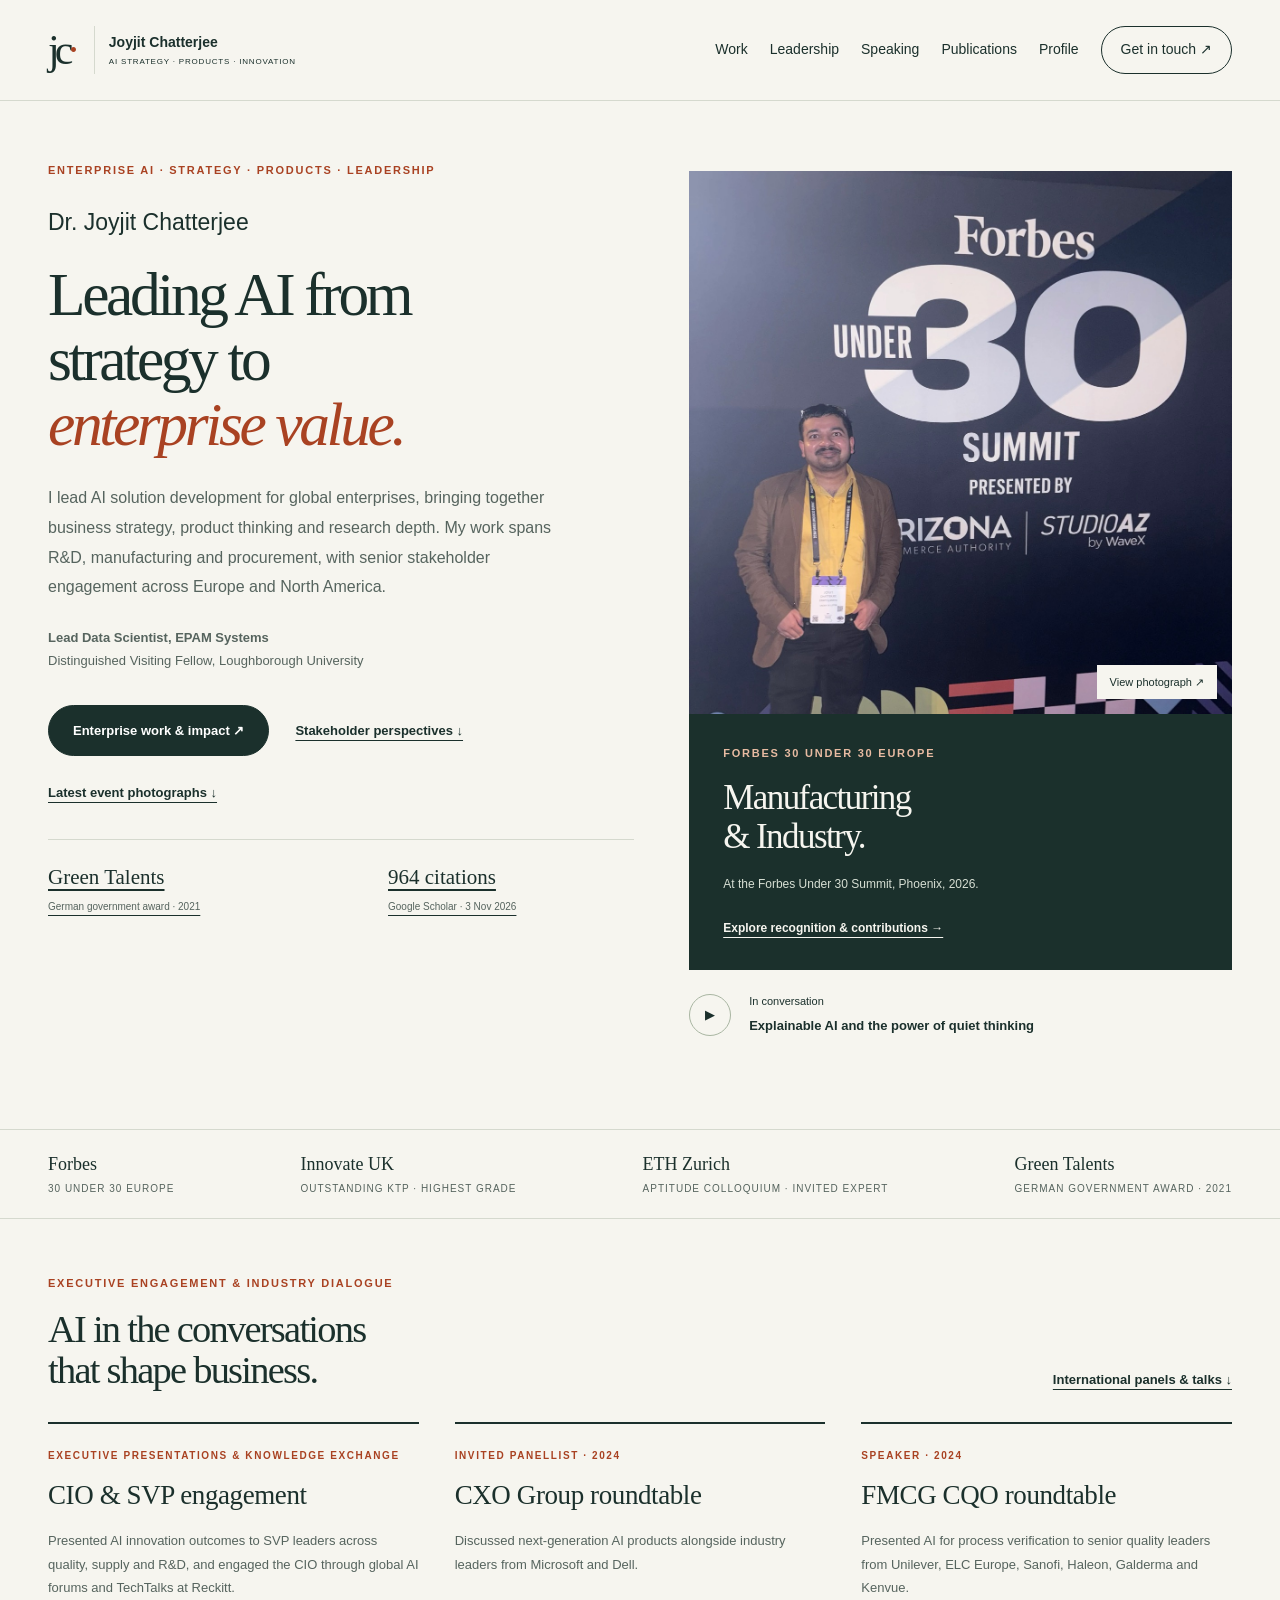
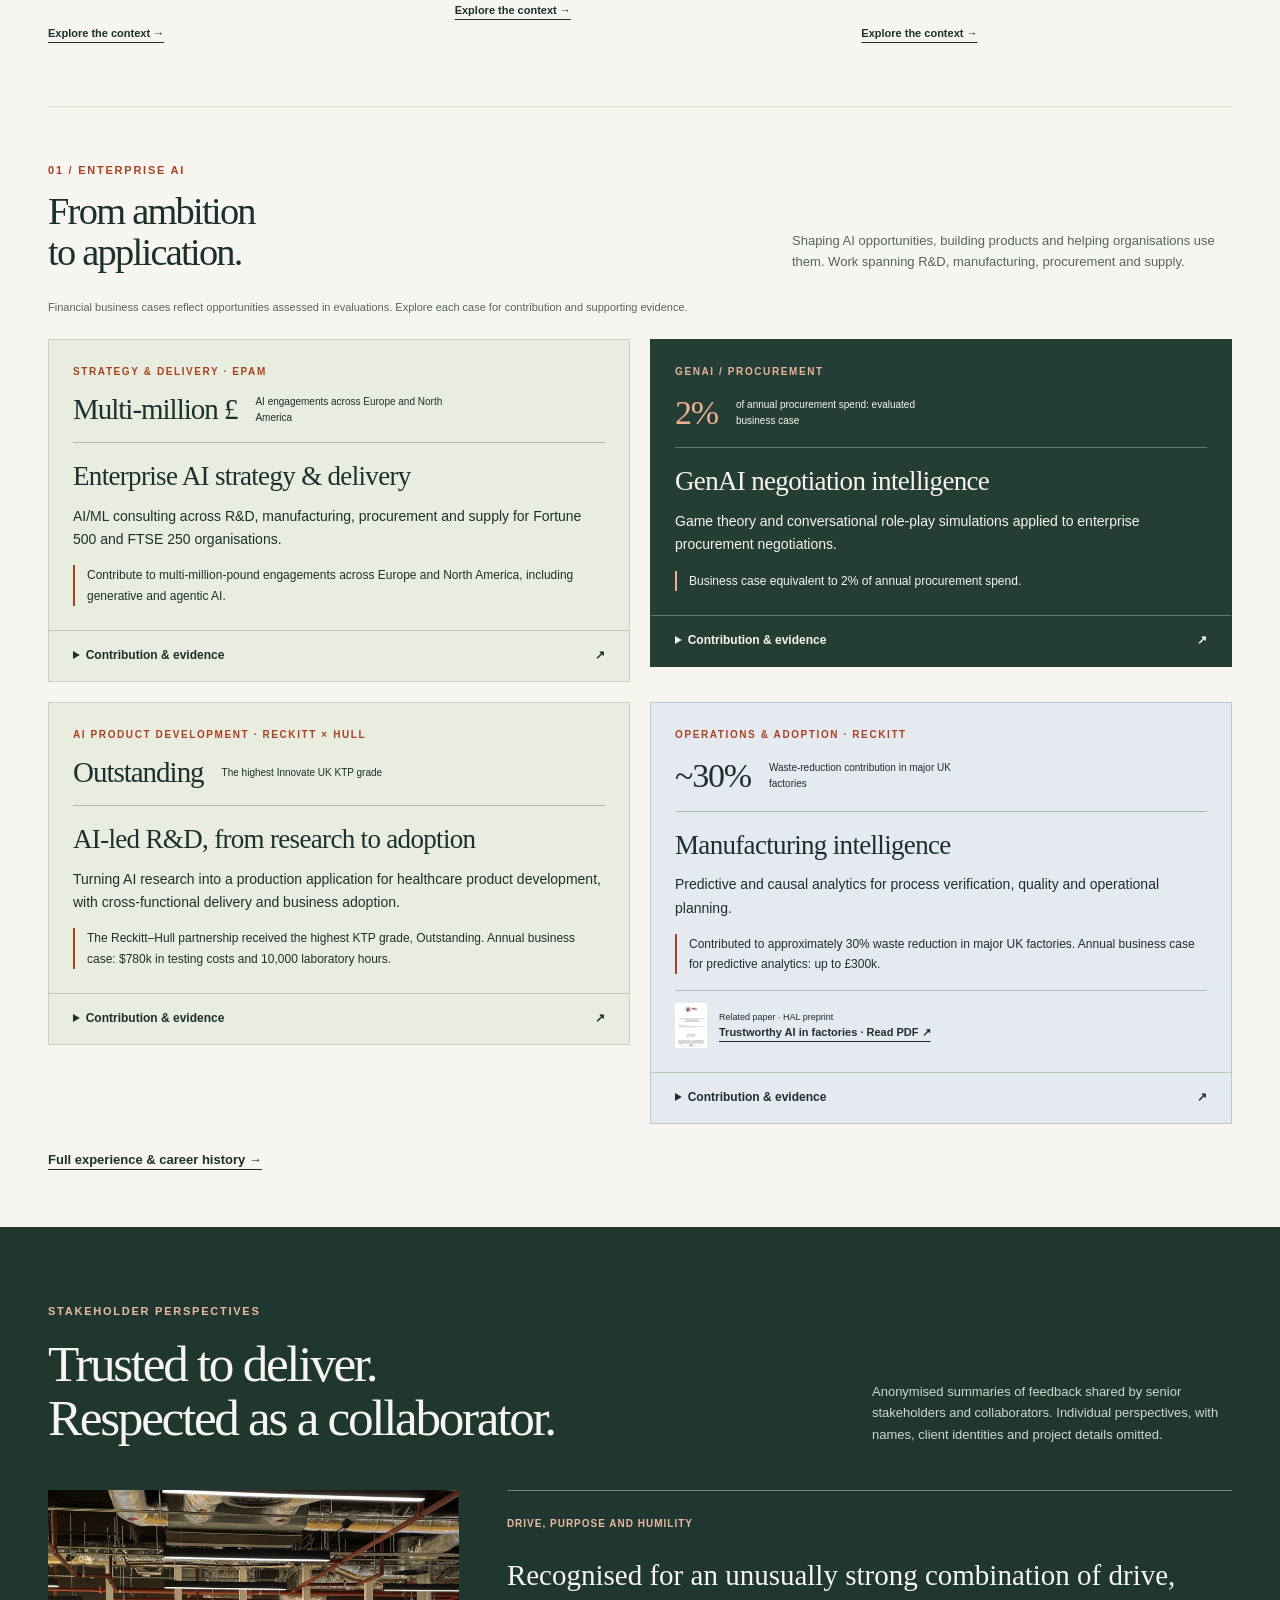
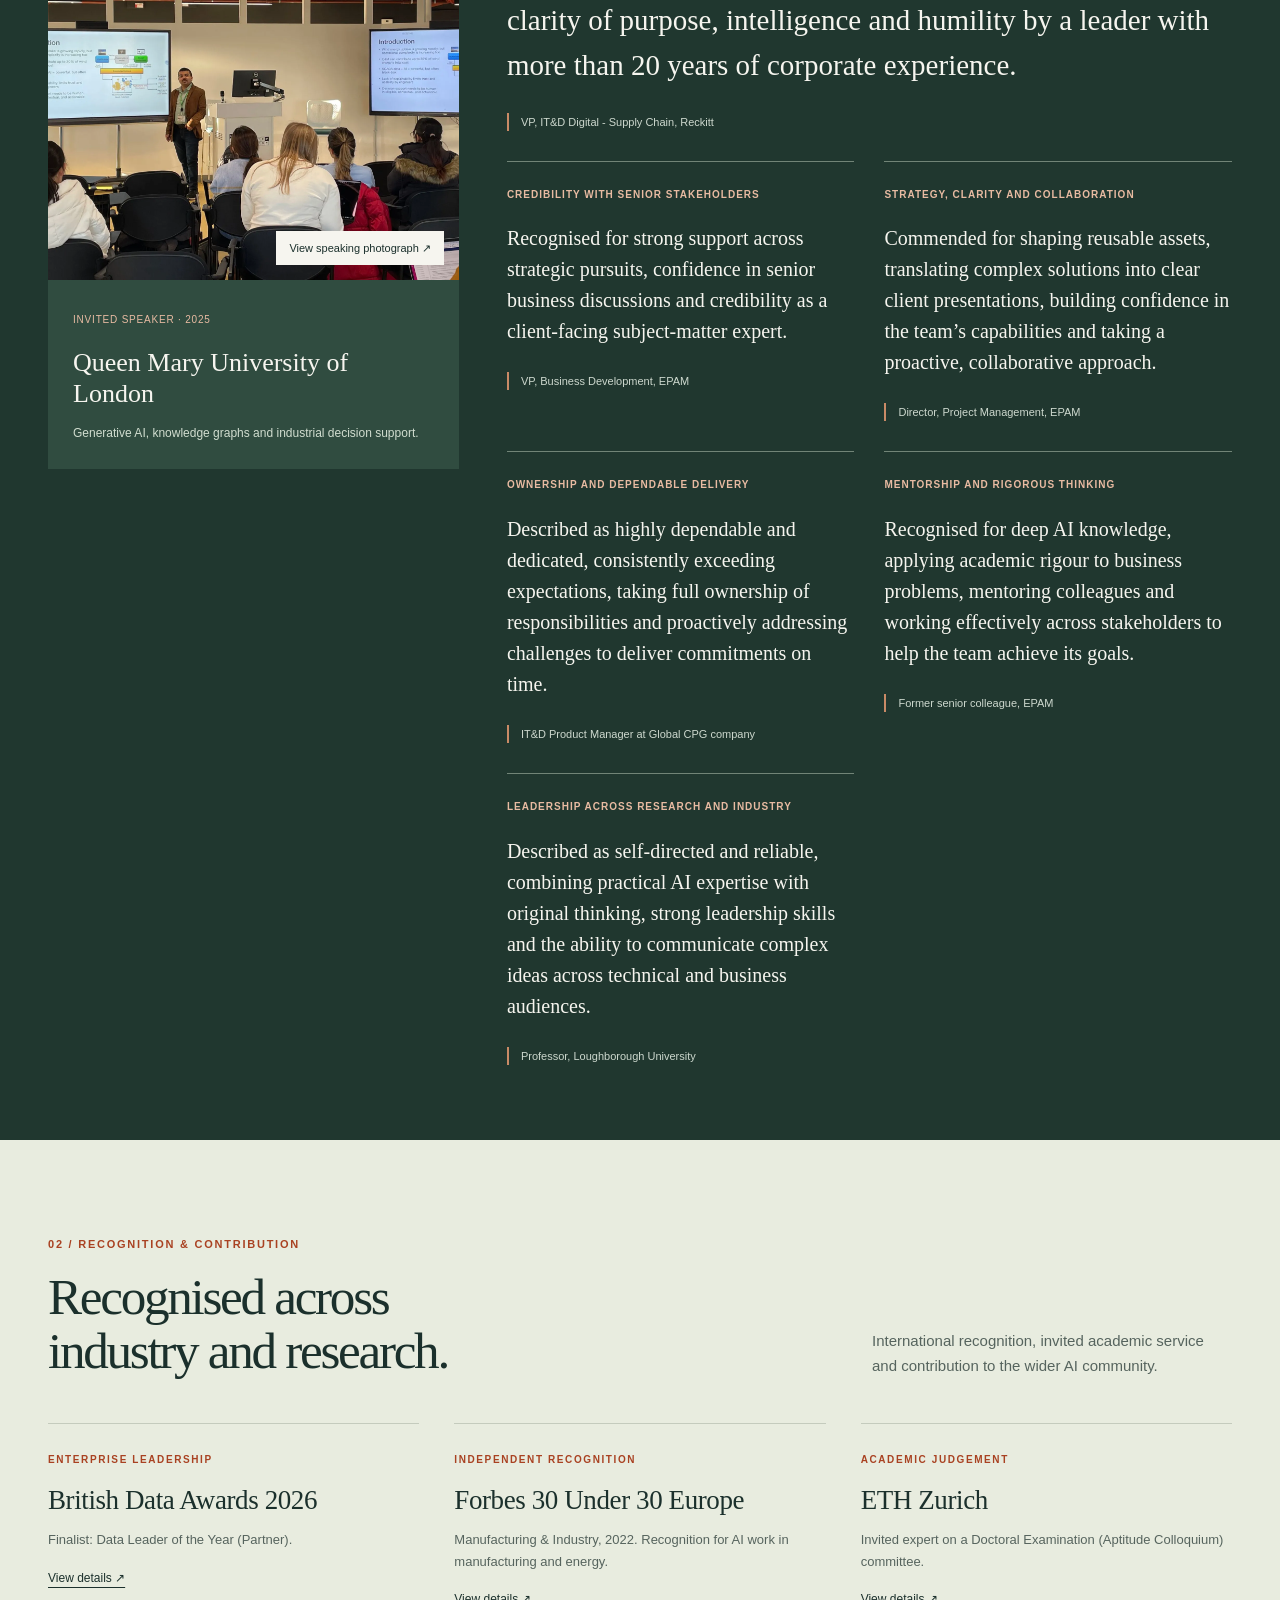
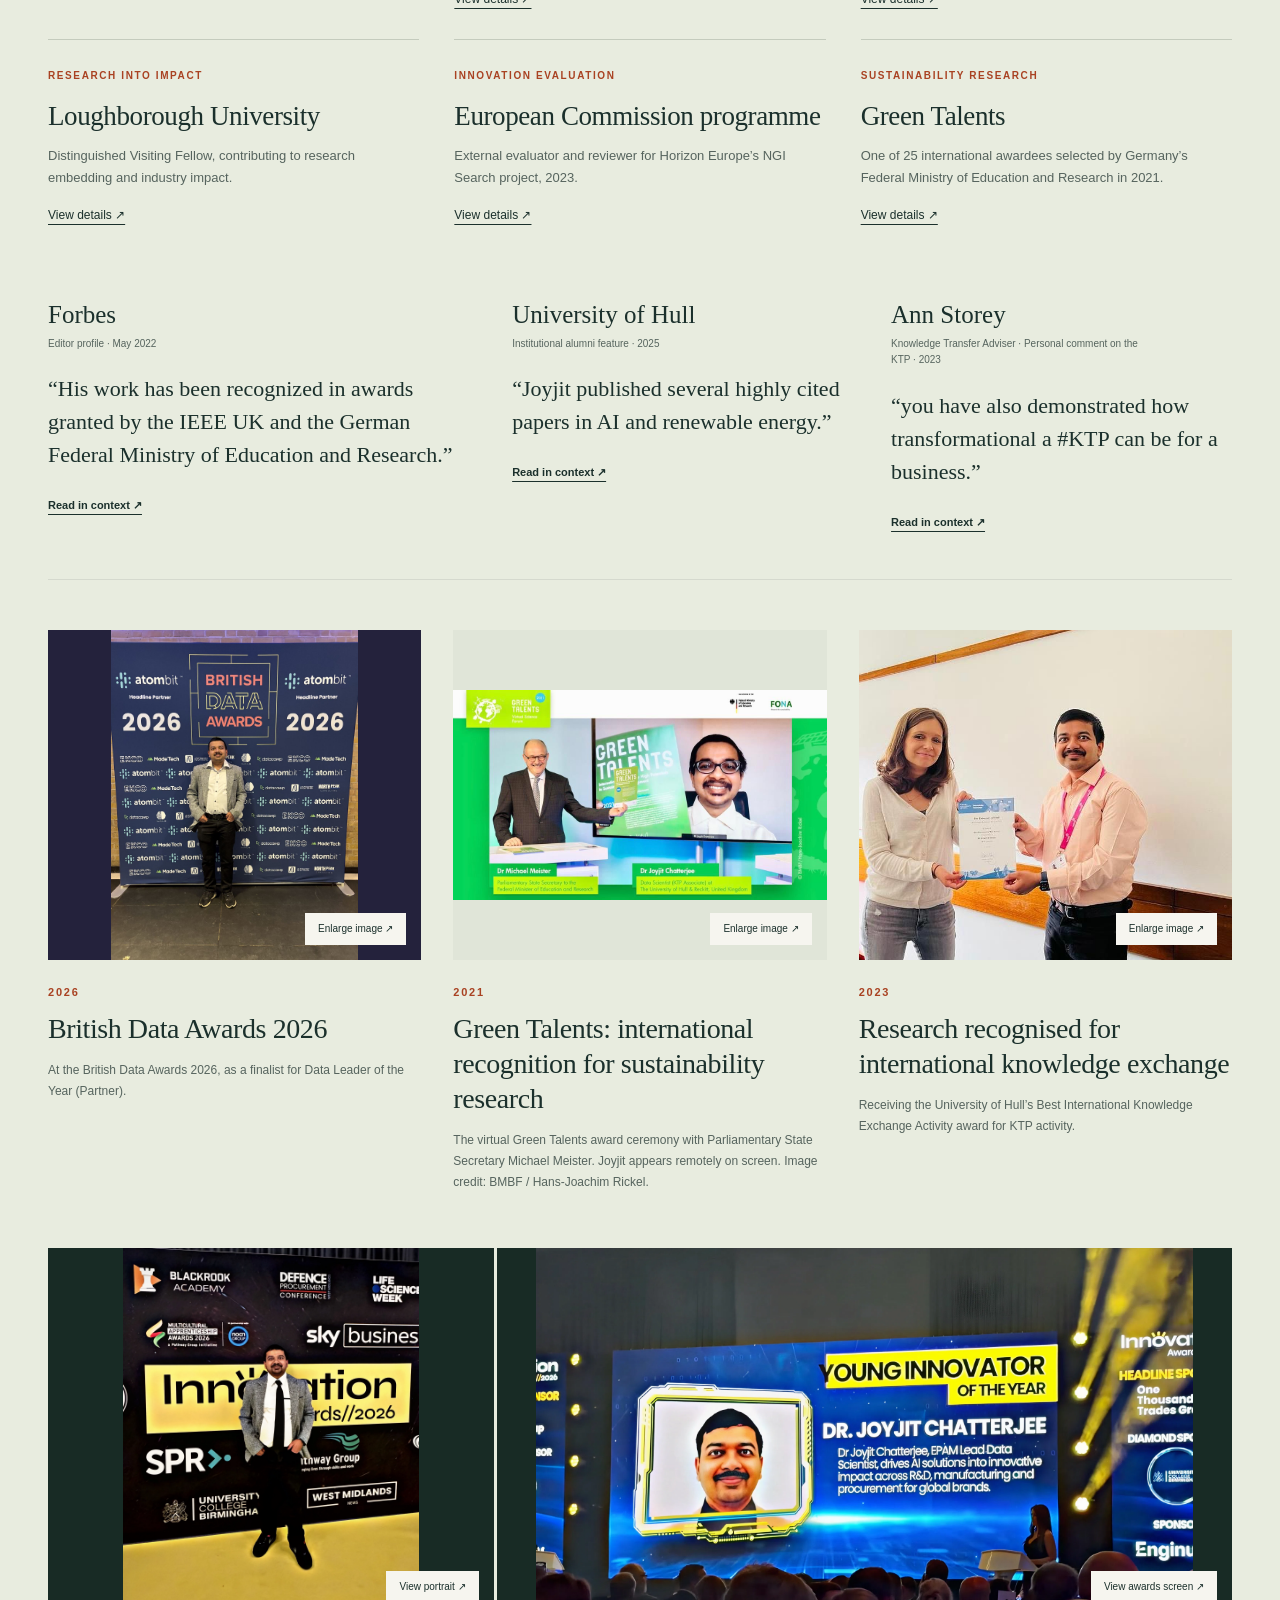
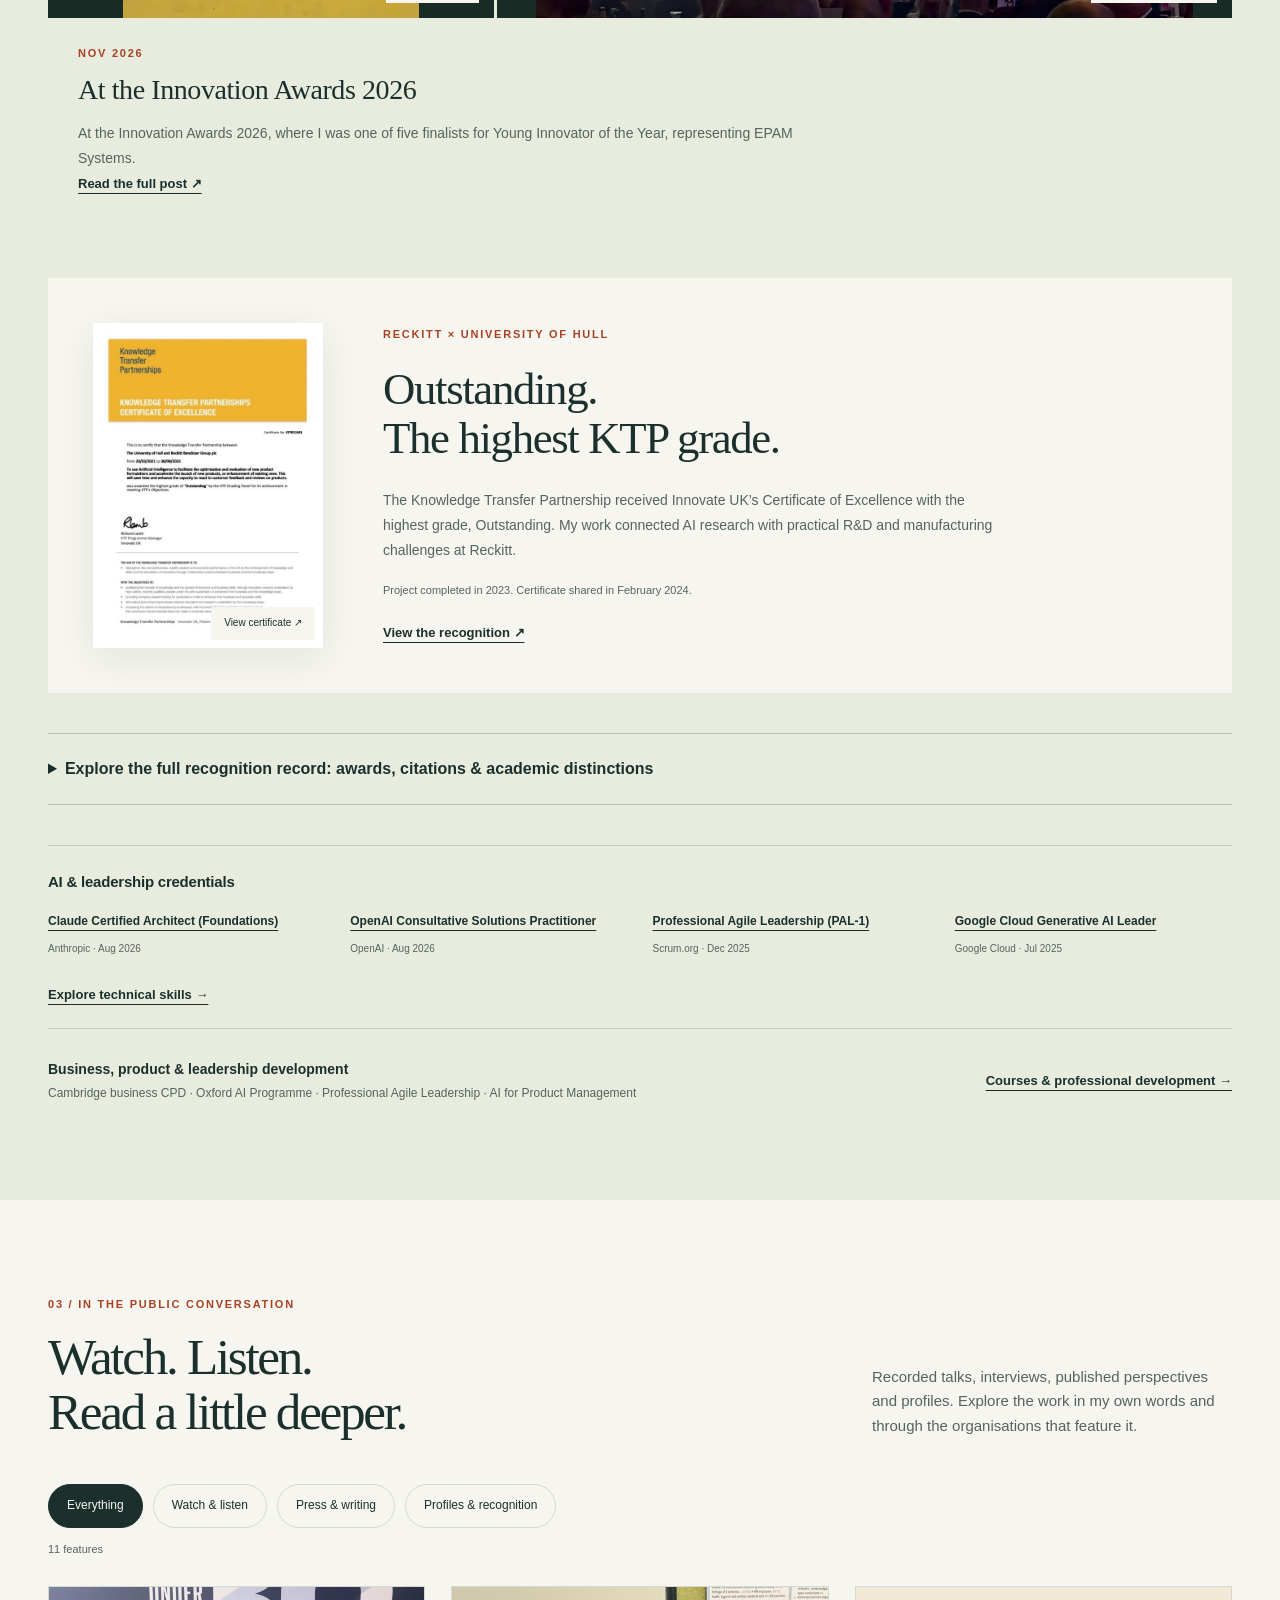
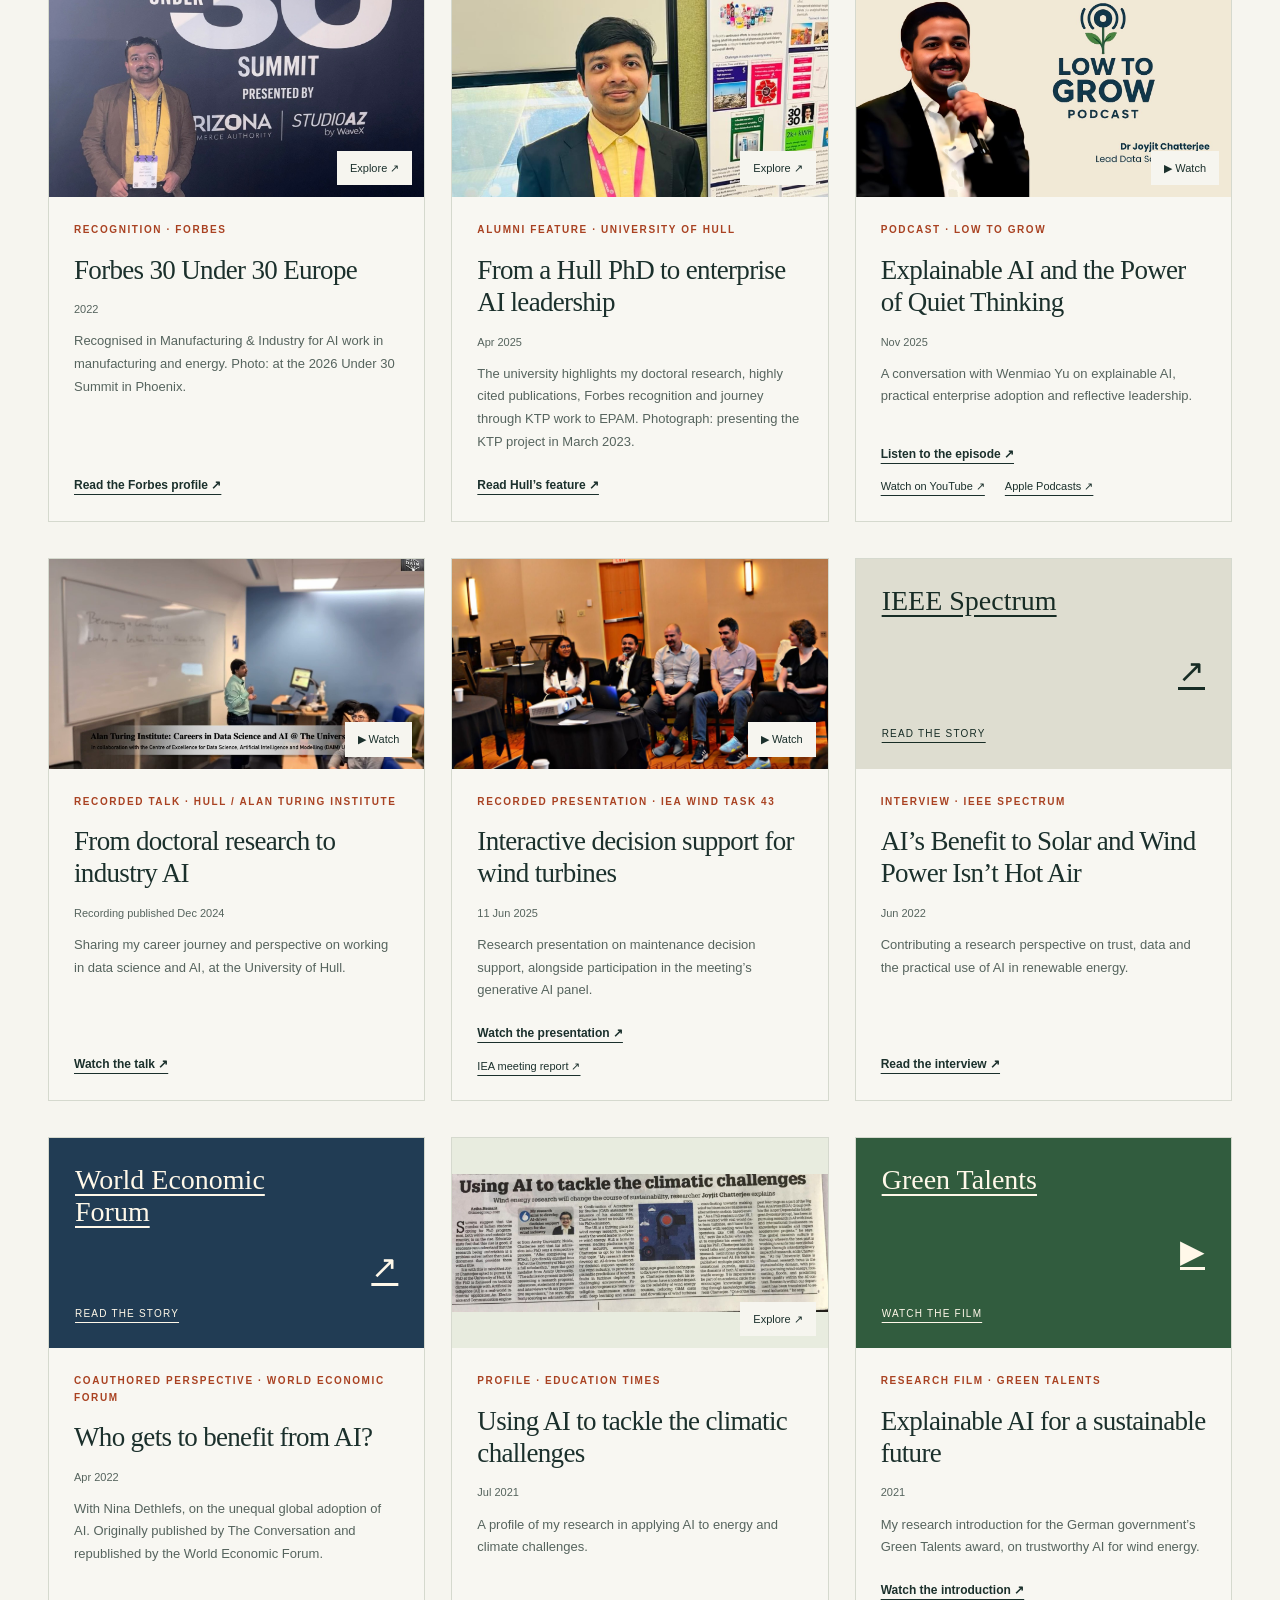
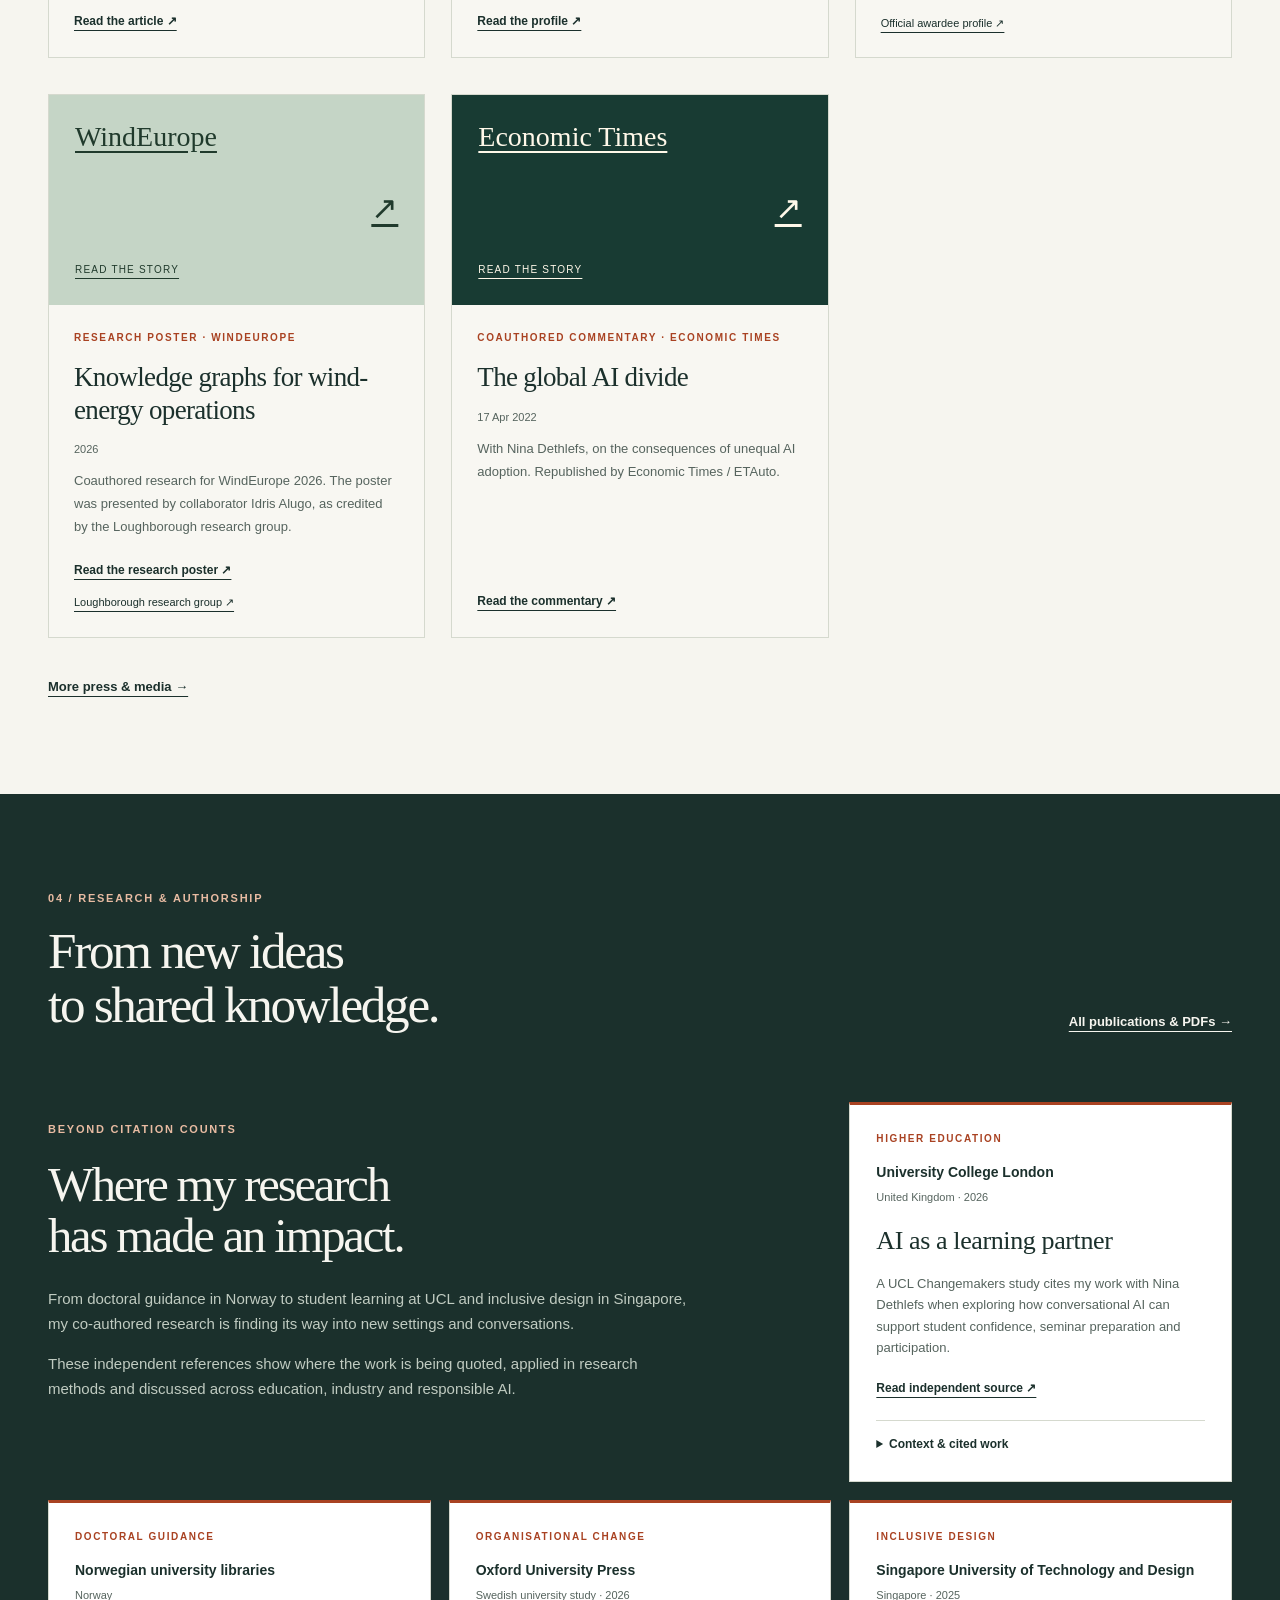
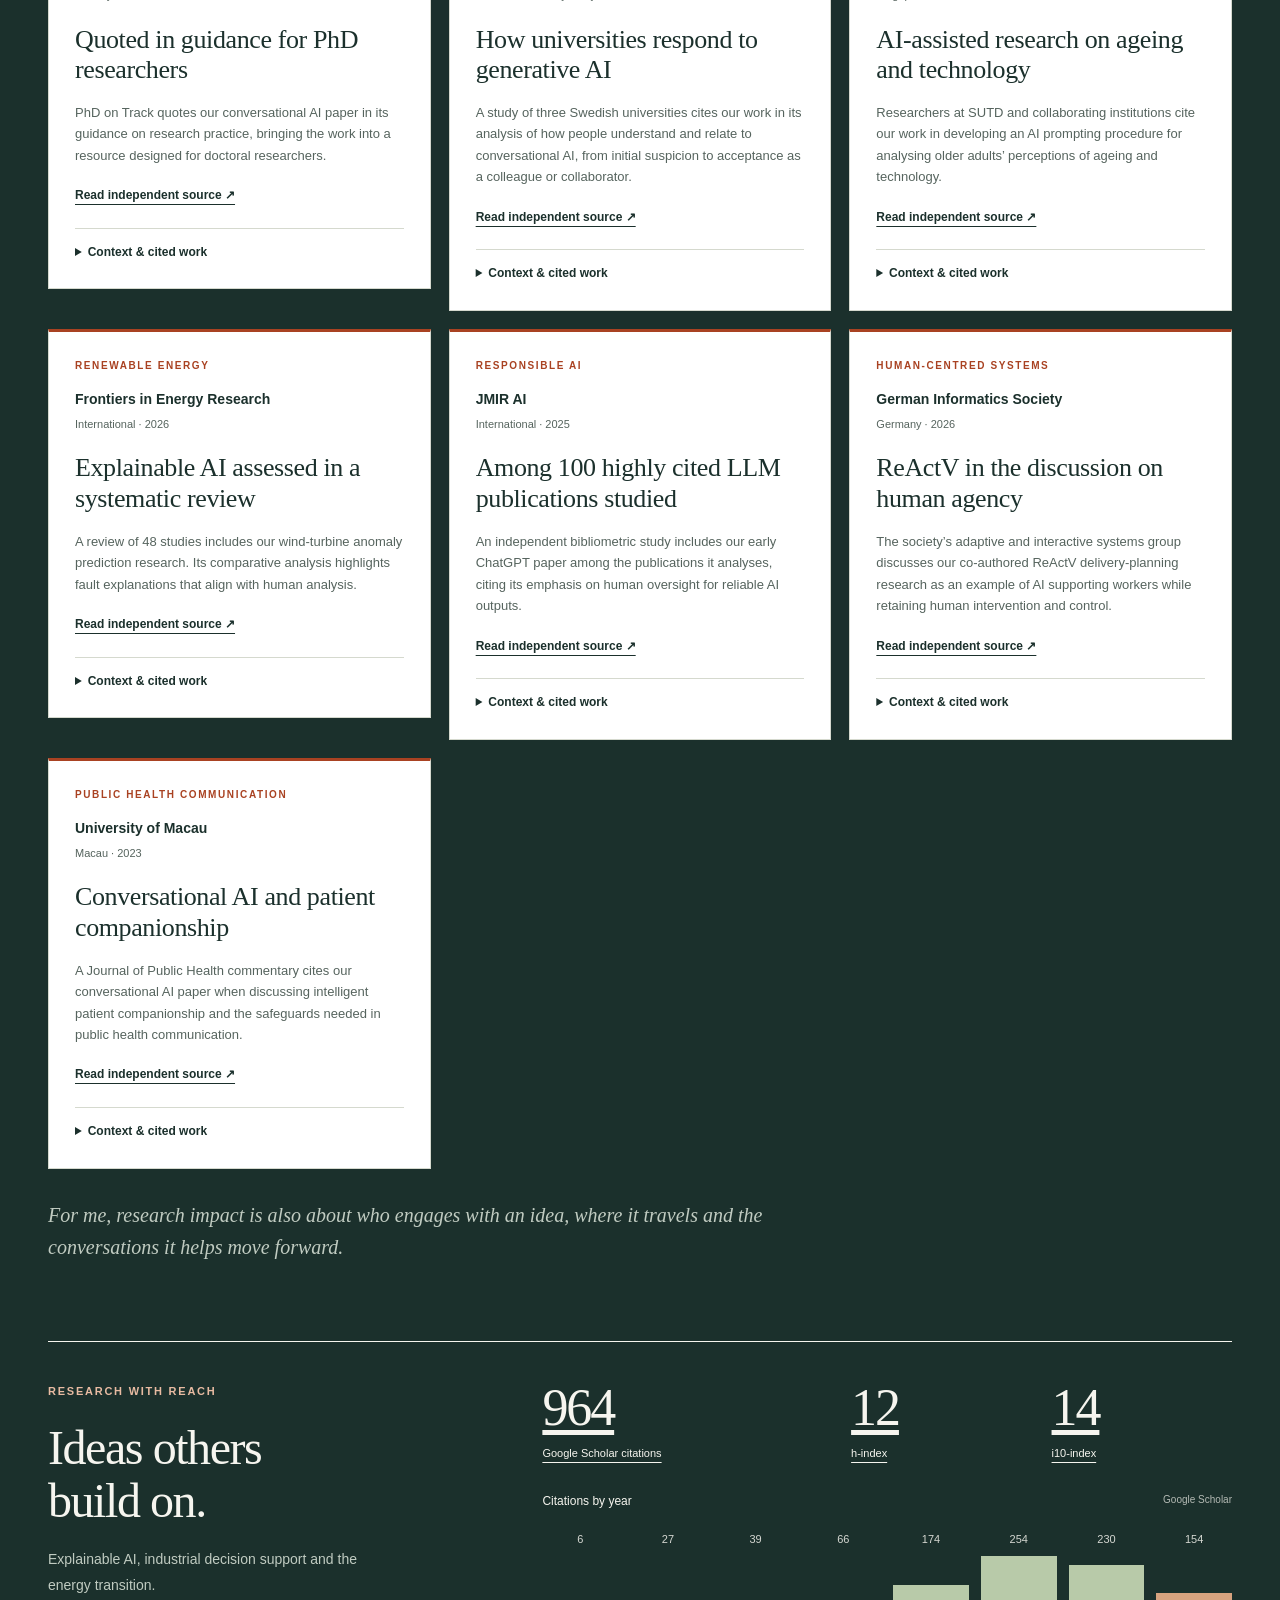
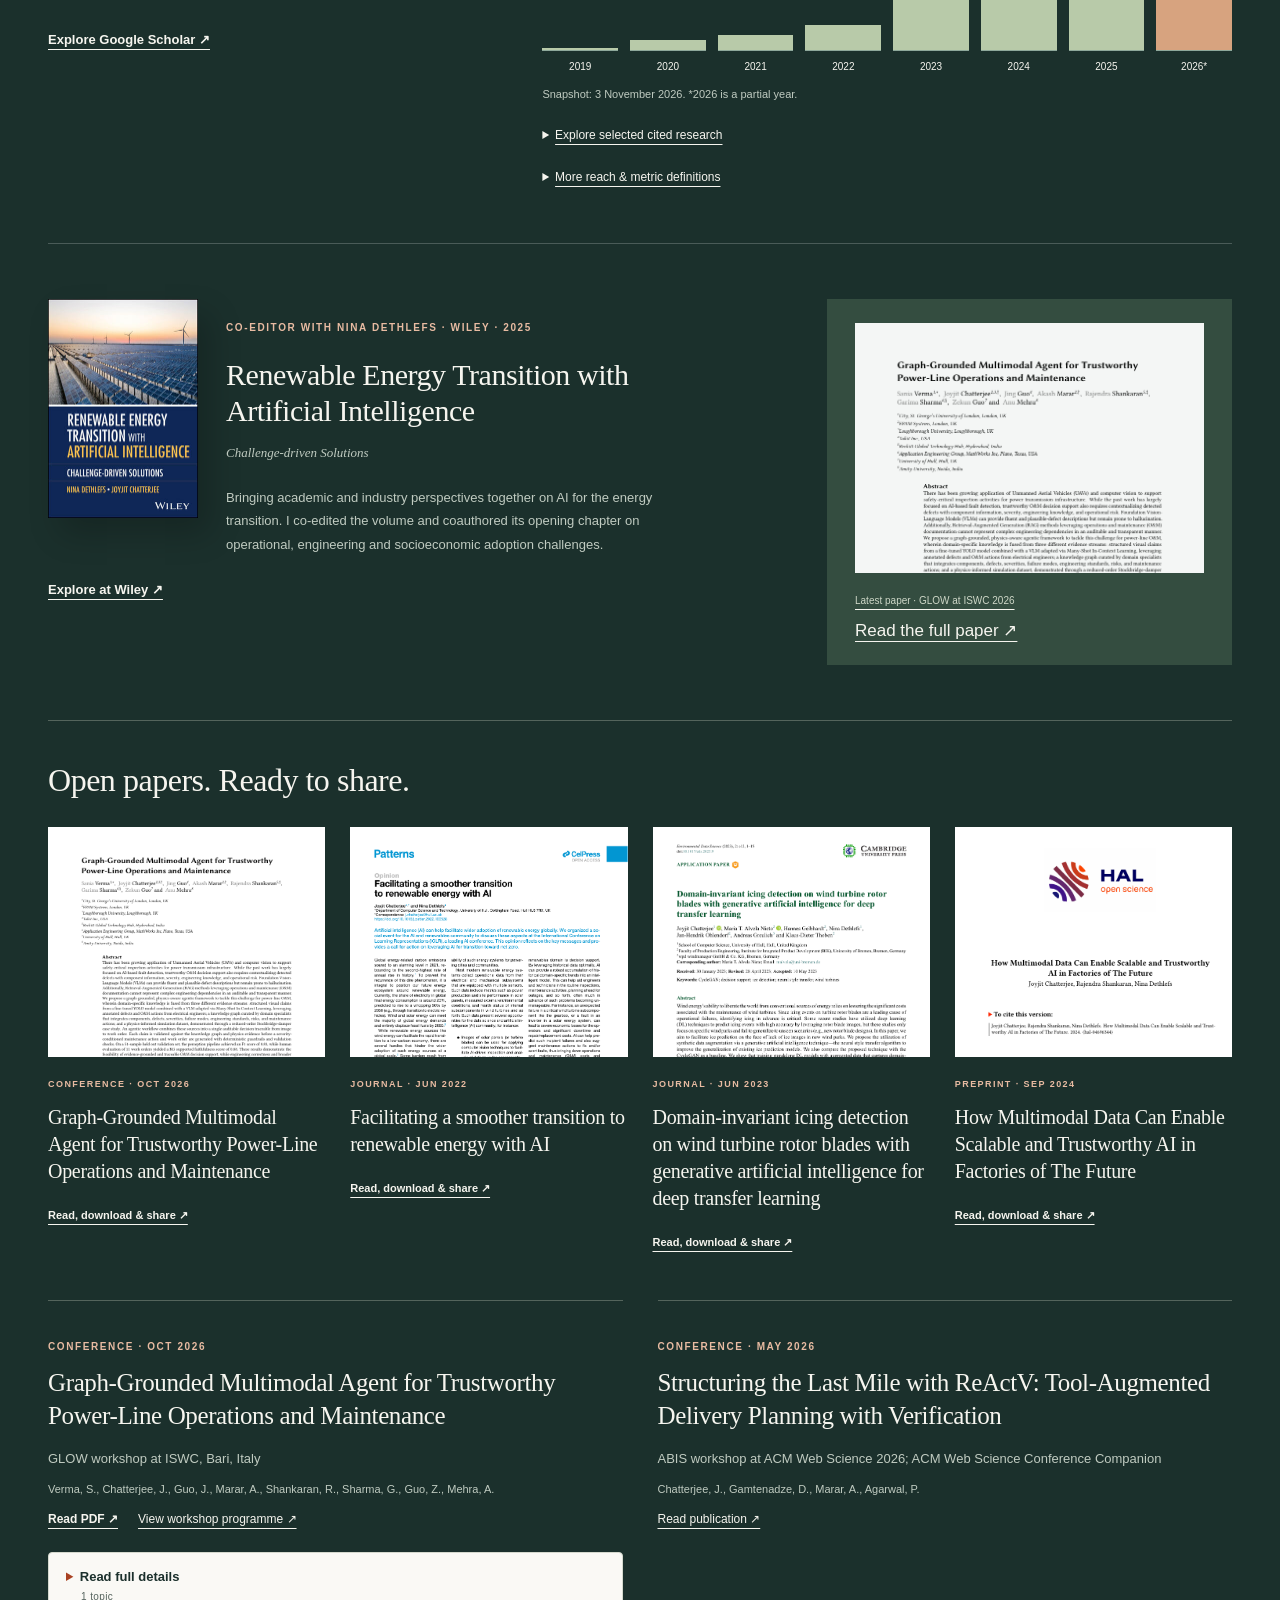
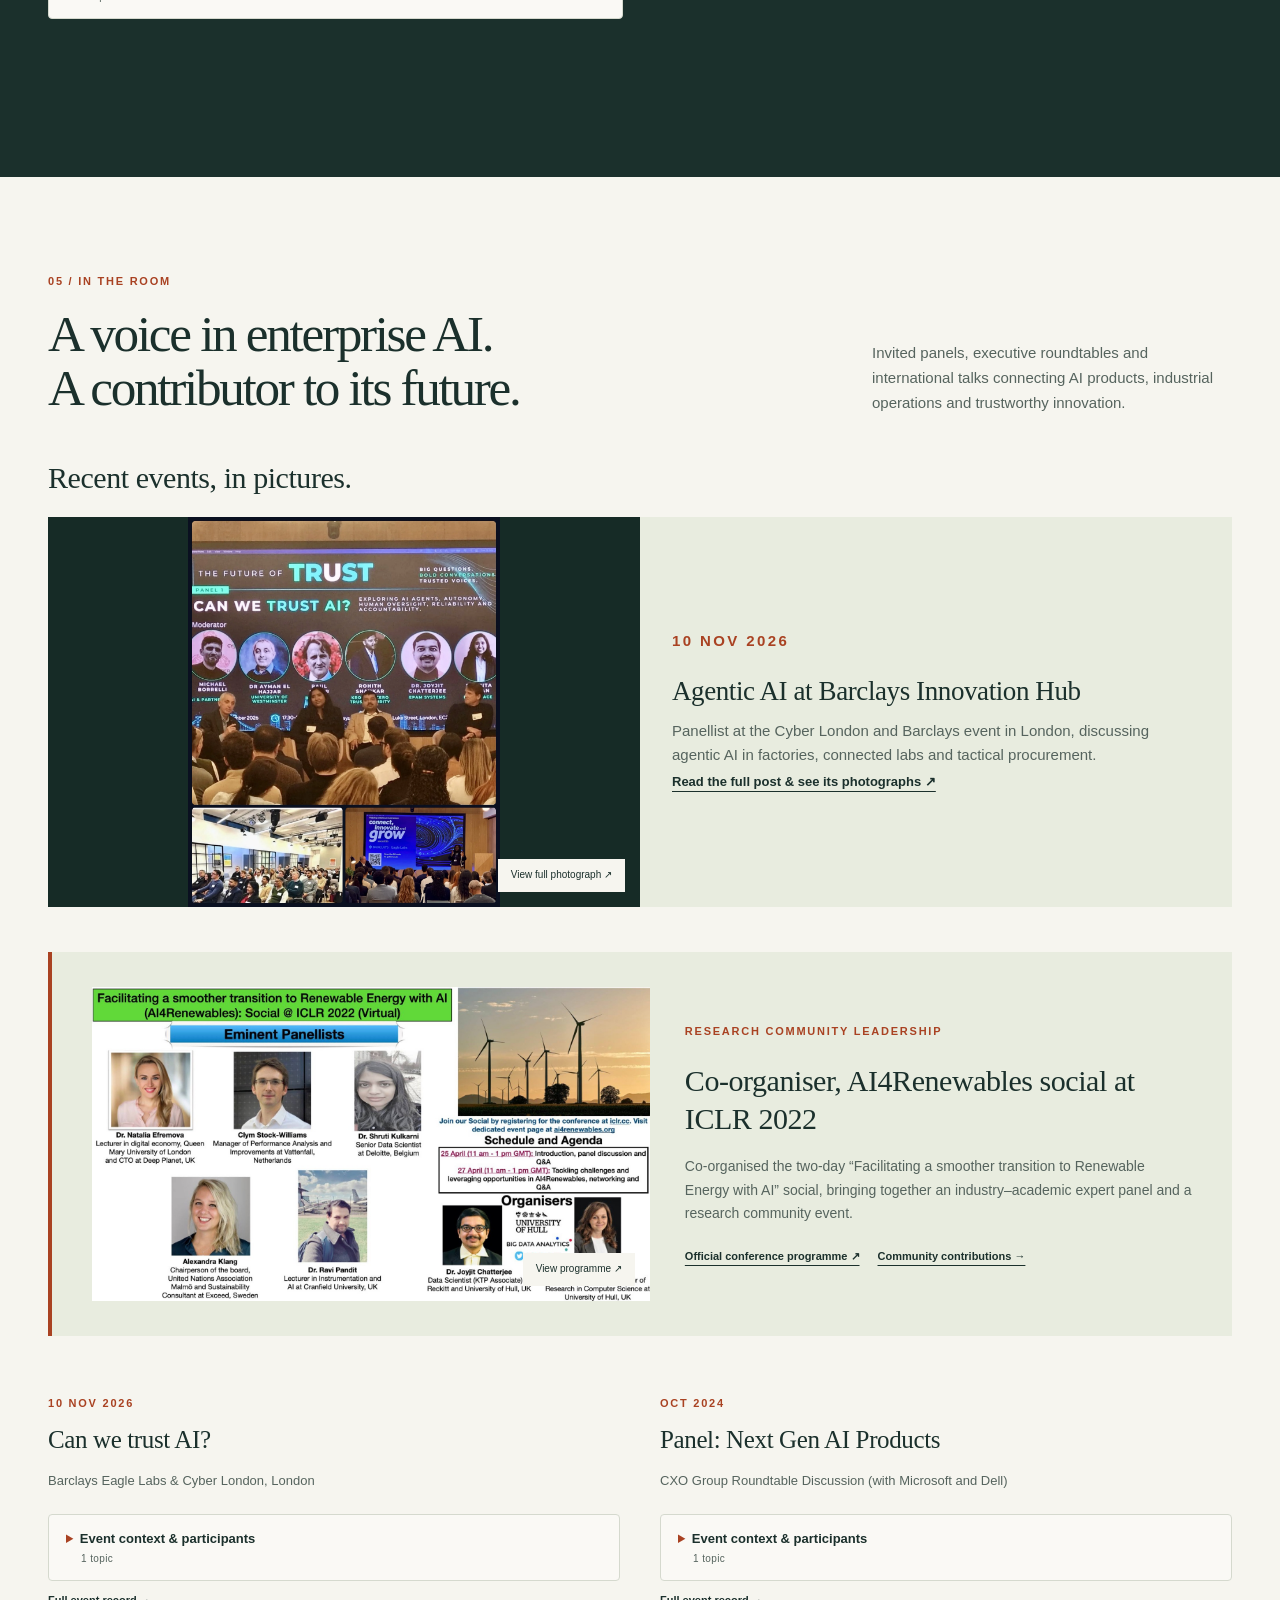
<file: index.html>
<!doctype html>
<html lang="en">
<head>
<meta charset="utf-8">
<meta name="viewport" content="width=device-width,initial-scale=1">
<title>Dr. Joyjit Chatterjee | AI Leadership, Products &amp; Innovation</title>
<meta name="description" content="I connect AI strategy, product development and operational delivery, bringing research, people and technology together to solve enterprise challenges in R&amp;D, manufacturing, supply chains and energy.">
<meta name="theme-color" content="#f6f5ef">
<link rel="canonical" href="https://joyjitchatterjee.github.io/index.html">
<meta property="og:type" content="website">
<meta property="og:title" content="Dr. Joyjit Chatterjee | AI Leadership, Products &amp; Innovation">
<meta property="og:description" content="I connect AI strategy, product development and operational delivery, bringing research, people and technology together to solve enterprise challenges in R&amp;D, manufacturing, supply chains and energy.">
<meta property="og:image" content="https://joyjitchatterjee.github.io/assets/images/forbes-summit.jpg">
<link rel="icon" href="assets/favicon.svg" type="image/svg+xml">
<link rel="stylesheet" href="assets/site.css?v=9bdf441ece1a">
<script src="assets/site.js?v=bd5a354df83c" defer></script>
<script src="assets/experience.js?v=0034a3a4070b" defer></script>
</head>
<body>
<a class="skip" href="#main">Skip to content</a>
<header class="site-header"><nav class="wrap nav" aria-label="Main navigation"><a class="brand" href="index.html" aria-label="Dr. Joyjit Chatterjee home"><span class="monogram">jc<span>·</span></span><span>Joyjit Chatterjee<span class="brand-sub">AI STRATEGY · PRODUCTS · INNOVATION</span></span></a><button class="menu-button" aria-expanded="false" aria-controls="nav-links" type="button">Menu <span>+</span></button><div id="nav-links" class="nav-links"><a href="index.html#work">Work</a><a href="index.html#feedback">Leadership</a><a href="index.html#speaking">Speaking</a><a href="research.html">Publications</a><a href="profile.html">Profile</a><a class="nav-contact" href="#contact">Get in touch ↗</a></div></nav></header>
<main id="main">
<section class="visual-hero leadership-hero wrap" id="about"><div class="hero-copy"><p class="eyebrow">Enterprise AI · Strategy · Products · Leadership</p><p class="hero-name">Dr. Joyjit Chatterjee</p><h1>Leading AI from<br>strategy to<br><em>enterprise value.</em></h1><p class="lede">I lead AI solution development for global enterprises, bringing together business strategy, product thinking and research depth. My work spans R&D, manufacturing and procurement, with senior stakeholder engagement across Europe and North America.</p><p class="current-role">Lead Data Scientist, EPAM Systems<br><span>Distinguished Visiting Fellow, Loughborough University</span></p><div class="actions"><a class="button" href="#work">Enterprise work & impact ↗</a><a class="text-link" href="#feedback">Stakeholder perspectives ↓</a><a class="text-link" href="#latest-events">Latest event photographs ↓</a></div><div class="hero-proof"><a href="#recognition"><strong>Green Talents</strong><span>German government award · 2021</span></a><a href="https://scholar.google.com/citations?user=kjWYrm4AAAAJ&amp;hl=en"><strong>964 citations</strong><span>Google Scholar · 3 Nov 2026</span></a></div></div><div class="leadership-visual"><figure><a class="leader-portrait" href="assets/images/forbes-summit.jpg" data-viewer="image" data-title="Part of the Forbes Under 30 community" data-caption="At the Forbes Under 30 Summit in Phoenix, Arizona, as a Forbes 30 Under 30 Europe lister." data-video-id=""><img class="" src="assets/images/forbes-summit.jpg" alt="Joyjit standing beside the Forbes Under 30 Summit backdrop in Phoenix." width="1200" height="1600" fetchpriority="high"><span class="enlarge">View photograph ↗</span></a><figcaption><p class="eyebrow">Forbes 30 Under 30 Europe</p><h2>Manufacturing<br>& Industry.</h2><p>At the Forbes Under 30 Summit, Phoenix, 2026.</p><a class="text-link" href="#recognition">Explore recognition & contributions →</a></figcaption></figure><a class="leader-podcast" href="https://www.youtube.com/watch?v=FXgvSQKDZzs" data-viewer="youtube" data-video-id="FXgvSQKDZzs" data-title="Explainable AI and the Power of Quiet Thinking" data-caption="Low to Grow podcast · November 2025"><span class="play-disc">▶</span><span>In conversation<strong>Explainable AI and the power of quiet thinking</strong></span></a></div></section>
<div class="recognition"><div class="wrap"><a href="#recognition">Forbes<b>30 Under 30 Europe</b></a><a href="#recognition">Innovate UK<b>Outstanding KTP · Highest grade</b></a><a href="#recognition">ETH Zurich<b>Aptitude colloquium · Invited expert</b></a><a href="#recognition">Green Talents<b>German government award · 2021</b></a></div></div>
<section class="executive-section wrap" id="executive-engagement"><div class="section-heading"><div><p class="eyebrow">Executive engagement & industry dialogue</p><h2>AI in the conversations<br>that shape business.</h2></div><a class="text-link" href="#speaking">International panels & talks ↓</a></div><div class="executive-grid"><article><p class="eyebrow">Executive presentations &amp; knowledge exchange</p><h3>CIO &amp; SVP engagement</h3><p>Presented AI innovation outcomes to SVP leaders across quality, supply and R&amp;D, and engaged the CIO through global AI forums and TechTalks at Reckitt.</p><a class="text-link" href="profile.html#experience-it-digital-data-scientist-supply-chain-senior-business-analyst">Explore the context →</a></article><article><p class="eyebrow">Invited panellist · 2024</p><h3>CXO Group roundtable</h3><p>Discussed next-generation AI products alongside industry leaders from Microsoft and Dell.</p><a class="text-link" href="profile.html#talks-panel-next-gen-ai-products">Explore the context →</a></article><article><p class="eyebrow">Speaker · 2024</p><h3>FMCG CQO roundtable</h3><p>Presented AI for process verification to senior quality leaders from Unilever, ELC Europe, Sanofi, Haleon, Galderma and Kenvue.</p><a class="text-link" href="profile.html#talks-ai-for-continued-process-verification-at-reckitt">Explore the context →</a></article></div></section>
<section class="section homepage-section wrap" id="work"><div class="section-heading"><div><p class="eyebrow">01 / Enterprise AI</p><h2>From ambition<br>to application.</h2></div><p>Shaping AI opportunities, building products and helping organisations use them. Work spanning R&D, manufacturing, procurement and supply.</p></div><p class="impact-note">Financial business cases reflect opportunities assessed in evaluations. Explore each case for contribution and supporting evidence.</p><div class="enterprise-stories"><article class="enterprise-story story-enterprise-ai" id="enterprise-ai"><div class="story-copy"><p class="eyebrow">Strategy &amp; delivery · EPAM</p><div class="story-metric"><strong>Multi-million £</strong><span>AI engagements across Europe and North America</span></div><h3>Enterprise AI strategy &amp; delivery</h3><p class="story-summary">AI/ML consulting across R&amp;D, manufacturing, procurement and supply for Fortune 500 and FTSE 250 organisations.</p><p class="story-outcome">Contribute to multi-million-pound engagements across Europe and North America, including generative and agentic AI.</p></div><details class="story-depth"><summary>Contribution & evidence <span aria-hidden="true">↗</span></summary><div class="story-depth-body"><p class="story-contribution">Connect use-case discovery and RFP responses with project planning, proof of value and governance. Help assemble delivery teams, mentor data scientists and align senior stakeholders and domain experts.</p><ul class="approach-map"><li>Strategy &amp; value discovery</li><li>Product development</li><li>Adoption &amp; governance</li></ul><div class="story-highlight"><h4>Direct client delivery at EPAM</h4><p>Reckitt · Syngenta Group</p></div><div class="story-highlight"><h4>Pre-sales and use-case discovery support</h4><p>Qatar Airways · Unilever · Barry Callebaut · Brussels Airport Company · Cleveland Clinic Abu Dhabi · Adidas · Co-op · Currys · PPG Industries</p></div><details class="cv-details" data-cv-details><summary>Full responsibilities &amp; project detail<span class="detail-count">4 topics</span></summary><div class="detail-content"><section class="detail-group"><h4>Client delivery and opportunity development</h4><ul><li>Direct client delivery projects for Reckitt and Syngenta Group.</li><li>Supported the EPAM team with pitching and identifying ML and GenAI use cases for Qatar Airways, Unilever, Barry Callebaut, Brussels Airport Company, Cleveland Clinic Abu Dhabi, Adidas, Co-op, Currys and PPG Industries.</li><li>Supported pre-sales through solution pitches, RFP responses for new and existing accounts, and project planning.</li></ul></section><section class="detail-group"><h4>AI strategy, products and delivery</h4><ul><li>Lead AI/ML solution development across R&amp;D, manufacturing, procurement and supply services for Fortune 500 and FTSE 250 organisations within the UK and Western Europe AI/ML Consulting team.</li><li>Contribute to multi-million-pound data science engagements across Europe and North America, working with cross-functional global teams, client senior leadership and subject-matter experts.</li><li>Identify suitable business use cases, data streams, modelling approaches and governance strategies for decision support, cost efficiency and speed to market.</li><li>Work across strategy and governance, proof of concept, proof of value and end-to-end AI consulting, including GenAI engineering, data analytics and data science.</li></ul></section><section class="detail-group"><h4>Teams and knowledge sharing</h4><ul><li>Conduct technical and project interviews to help hire and assemble business analysts, data scientists and data engineers for client projects.</li><li>Mentor data scientists and senior data scientists.</li><li>Author articles for EPAM’s Supply Chain Management community, co-organise educational AI workshops for clients and review editorial content for the GenAI-X community.</li></ul></section><section class="detail-group"><h4>Technology and implementation</h4><ul><li>LLMs, retrieval-augmented generation (RAG), agentic AI, LangChain, PhiData, CrewAI and Azure OpenAI Service.</li><li>Python, Retool, Postman, pgAdmin and APIs for end-to-end AI/ML and GenAI solutions.</li></ul></section></div></details><a class="text-link" href="profile.html#experience-lead-data-scientist">Full career record →</a><a class="text-link" href="profile.html#experience">Experience &amp; responsibilities ↗</a></div></details></article><article class="enterprise-story story-procurement-ai" id="procurement-ai"><div class="story-copy"><p class="eyebrow">GenAI / Procurement</p><div class="story-metric"><strong>2%</strong><span>of annual procurement spend: evaluated business case</span></div><h3>GenAI negotiation intelligence</h3><p class="story-summary">Game theory and conversational role-play simulations applied to enterprise procurement negotiations.</p><p class="story-outcome">Business case equivalent to 2% of annual procurement spend.</p></div><details class="story-depth"><summary>Contribution & evidence <span aria-hidden="true">↗</span></summary><div class="story-depth-body"><p class="story-contribution">Worked with buyers and category managers, senior IT product owners and platform team stakeholders on a GenAI negotiation intelligence platform.</p><ul class="approach-map"><li>Game theory</li><li>Conversational role-play</li><li>Buyer &amp; category engagement</li></ul><div class="story-highlight"><h4>Commercial and technology stakeholders</h4><p>Buyers · Category managers · Senior IT product owners · Platform teams</p></div><details class="cv-details" data-cv-details><summary>Full responsibilities &amp; project detail<span class="detail-count">2 topics</span></summary><div class="detail-content"><section class="detail-group"><h4>Contribution and evaluated value</h4><ul><li>Worked on a GenAI negotiation intelligence platform supporting procurement negotiations.</li><li>Evaluation demonstrated savings potential equivalent to 2% of the company’s annual procurement spend. This represents potential benefits demonstrated in evaluation, not realised savings.</li></ul></section><section class="detail-group"><h4>Product approach and stakeholder engagement</h4><ul><li>Used game theory and conversational role-play simulations within the negotiation intelligence platform.</li><li>Engaged buyers and category managers, senior IT product owners and platform team stakeholders.</li></ul></section></div></details><a class="text-link" href="profile.html#selected-projects-genai-negotiation-intelligence-platform">Full career record →</a><a class="text-link" href="profile.html#selected-projects">Project background ↗</a></div></details></article><article class="enterprise-story story-rd-product" id="rd-product"><div class="story-copy"><p class="eyebrow">AI product development · Reckitt × Hull</p><div class="story-metric"><strong>Outstanding</strong><span>The highest Innovate UK KTP grade</span></div><h3>AI-led R&amp;D, from research to adoption</h3><p class="story-summary">Turning AI research into a production application for healthcare product development, with cross-functional delivery and business adoption.</p><p class="story-outcome">The Reckitt–Hull partnership received the highest KTP grade, Outstanding. Annual business case: $780k in testing costs and 10,000 laboratory hours.</p></div><details class="story-depth"><summary>Contribution & evidence <span aria-hidden="true">↗</span></summary><div class="story-depth-body"><p class="story-contribution">Led the AI workstream across models, interfaces and deployment, collaborating with R&amp;D scientists, engineers and UI/UX specialists. Supported uptake through leadership engagement and skills transfer.</p><ul class="approach-map"><li>Research</li><li>Production application</li><li>Business adoption</li></ul><details class="cv-details" data-cv-details><summary>Full responsibilities &amp; project detail<span class="detail-count">4 topics</span></summary><div class="detail-content"><section class="detail-group"><h4>Partnership and recognised delivery</h4><ul><li>Led the AI workstream in a $200k jointly funded Knowledge Transfer Partnership between Reckitt and the University of Hull, supported by Innovate UK and UKRI.</li><li>The partnership received Innovate UK’s Certificate of Excellence with an Outstanding rating, the highest possible grade.</li></ul></section><section class="detail-group"><h4>From research to a usable AI product</h4><ul><li>Developed an AI application for decision support in shelf-life prediction of healthcare products, estimating active-ingredient overage early in development.</li><li>Worked from model development through production application development, including accessible interfaces and user experience, collaborating with Reckitt’s Global Data Science team on cloud deployment.</li><li>Combined laboratory data with chemistry knowledge to improve stability prediction and formulation optimisation, including limited-data settings, for pharmaceutical and nutraceutical products.</li><li>Collaborated with R&amp;D scientists, ML engineers, data scientists and UI/UX developers across North America and Europe to plan development and meet milestones and deliverables.</li></ul></section><section class="detail-group"><h4>Evaluation and resource efficiency</h4><ul><li>Evaluation demonstrated potential annual reductions of approximately $780k in stability-testing costs and 10,000 laboratory hours, with potential energy savings of more than 2,000 kWh per year.</li><li>Helped reduce raw-material waste by predicting early which new formulations were likely to fail intended shelf-life specifications.</li><li>Coauthored a poster accepted for Reckitt’s first Science Inside Symposium, organised by the Chief R&amp;D Officer in Hull.</li></ul></section><section class="detail-group"><h4>AI adoption and longer-term strategy</h4><ul><li>Helped shape a long-term plan for intelligent data analysis in product design and testing, translating research into commercially useful corporate applications.</li><li>Investigated explainable AI components to make predictions transparent and build understanding of the domain.</li><li>Supported AI awareness and uptake through TechTalks with senior leadership including the CIO, presentations to the SVP IT&amp;D R&amp;D, and cohosting AI forums for the IT&amp;D R&amp;D group.</li><li>Developed colleagues’ data and AI capabilities through learning sessions, specialist workshops and regular discussion.</li></ul></section></div></details><figure class="story-evidence"><a class="evidence-image" href="assets/images/hull-rd-talk.jpg" data-viewer="image" data-title="AI for healthcare product development" data-caption="Presenting the Reckitt–Hull shelf-life prediction application at the University of Hull. The slide reports the scale of the research data and evaluation-based benefits."><img src="assets/images/hull-rd-talk.jpg" width="1600" height="1200" alt="Presenting the Reckitt–Hull shelf-life prediction application at the University of Hull. The slide reports the scale of the research data and evaluation-based benefits." loading="lazy"><span class="enlarge">View presentation photograph ↗</span></a><figcaption>Presenting the Reckitt–Hull shelf-life prediction application at the University of Hull. The slide reports the scale of the research data and evaluation-based benefits.</figcaption></figure><a class="text-link" href="profile.html#experience-it-digital-data-scientist-r-d-ktp-associate">Full career record →</a><a class="text-link" href="https://www.hull.ac.uk/collaborate/services-for-business/work-with-our-experts">University of Hull partnership story ↗</a></div></details></article><article class="enterprise-story story-manufacturing" id="manufacturing"><div class="story-copy"><p class="eyebrow">Operations &amp; adoption · Reckitt</p><div class="story-metric"><strong>~30%</strong><span>Waste-reduction contribution in major UK factories</span></div><h3>Manufacturing intelligence</h3><p class="story-summary">Predictive and causal analytics for process verification, quality and operational planning.</p><p class="story-outcome">Contributed to approximately 30% waste reduction in major UK factories. Annual business case for predictive analytics: up to £300k.</p><a class="story-paper-link" href="assets/papers/multimodal-factories.pdf"><img src="assets/images/multimodal-factories-preview.png" width="708" height="1000" loading="lazy" alt="Manufacturing AI paper preview"><span>Related paper · HAL preprint<strong>Trustworthy AI in factories · Read PDF ↗</strong></span></a></div><details class="story-depth"><summary>Contribution & evidence <span aria-hidden="true">↗</span></summary><div class="story-depth-body"><p class="story-contribution">Connected manufacturing, quality and process data; supported causal AI adoption across factories; developed logistics and capacity-planning tools and engaged quality and IT leadership.</p><ul class="approach-map"><li>Process intelligence</li><li>Quality decisions</li><li>Operational improvement</li></ul><div class="story-highlight"><h4>Supporting a multi-billion-pound portfolio</h4><p>Nurofen · Strepsils · Airborne</p></div><div class="story-highlight"><h4>How Multimodal Data Can Enable Scalable and Trustworthy AI in Factories of The Future</h4><p>Coauthored at Reckitt, this perspective proposes a shared data foundation across R&amp;D, production, quality and supply chains. It connects equipment effectiveness and operational decisions with explainable AI, domain expertise and human oversight.</p><div class="story-paper-links"><a href="assets/papers/multimodal-factories.pdf" download>Download PDF</a><a href="research.html#download-multimodal-factories">Authors & publication details →</a></div></div><details class="cv-details" data-cv-details><summary>Full responsibilities &amp; project detail<span class="detail-count">6 topics</span></summary><div class="detail-content"><section class="detail-group"><h4>Business scope and cross-functional delivery</h4><ul><li>Worked with IT&amp;D, R&amp;D, Supply and Global Data Science teams across the UK, USA, India and Poland on pharmaceutical and nutraceutical brands including Nurofen, Strepsils and Airborne, supporting a multi-billion-pound portfolio.</li><li>Presented AI innovation outcomes to the SVP Quality and SVP IT&amp;D Supply, and engaged the CIO and Global Data Science team through Reckitt’s AI/ML Community of Practice.</li></ul></section><section class="detail-group"><h4>Manufacturing quality, waste and operational performance</h4><ul><li>Developed a scalable data model for Continued Process Verification (CPV), covering formulation and packaging, manufacturing stages, input raw-material attributes and finished-product outputs.</li><li>Integrated SAP, environmental management, quality-control and historian process-parameter data with input from subject-matter experts across Europe and North America.</li><li>Performed exploratory analysis, preprocessing, statistical analysis, nonlinear predictive modelling, root-cause analysis and causal inference. Evaluation demonstrated savings potential of up to £300k per year.</li><li>Contributed to approximately 30% waste reduction in major UK factories and to the adoption of data-led continuous improvement in manufacturing and quality control.</li><li>Targeted the availability, quality and performance components of Overall Equipment Effectiveness through predictive maintenance, CPV, predictive stability and real-time insights, with an emphasis on reducing raw-material and packaging waste.</li></ul></section><section class="detail-group"><h4>Operational tools and accessible insights</h4><ul><li>Used open-source LLMs through Ollama and LangChain to turn complex manufacturing analytics into explanations accessible to subject-matter experts.</li><li>Built models for Agile team capacity and resource planning using historical Program Increment data, user stories and feature counts.</li><li>Developed a Cost-to-Serve logistics tool to identify shipment consolidation opportunities and convert Less than Truck Load (LTL) into Full Truck Load (FTL).</li></ul></section><section class="detail-group"><h4>Adoption, proof of value and connected initiatives</h4><ul><li>Led the IT&amp;D contribution to adopting a causal-AI manufacturing analytics platform, supporting factory proof-of-value demonstrations, data transformations and strategic engagement with subject-matter experts.</li><li>Expanded predictive stability analysis by connecting Ongoing Stability Studies data from SAP and QC Supply with the existing R&amp;D model built using LIMS data.</li><li>Initiated a predictive-maintenance proof of concept using factory condition-monitoring data.</li><li>Supported manufacturing colleagues in encouraging augmented- and virtual-reality adoption for predictive maintenance and training operations and maintenance personnel.</li></ul></section><section class="detail-group"><h4>Industry forums, responsible AI and mentoring</h4><ul><li>Represented Reckitt at the FMCG CQO Roundtable alongside quality leaders from Unilever, ELC Europe, Sanofi, Haleon, Galderma and Kenvue.</li><li>Joined the EthonAI expert roundtable “From Statistics to Causal AI” with industry leaders from Bosch, Lindt, Infineon Technologies and SFS Group.</li><li>Presented at internal forums including the Global QC Excellence Forum and delivered talks in Global QC workshops.</li><li>Contributed case studies for Responsible AI training, educated supply-chain colleagues through workshops, and mentored graduates and interns while delegating appropriate tasks.</li></ul></section><section class="detail-group"><h4>Research contribution: trustworthy AI for manufacturing</h4><ul><li>Coauthored “How Multimodal Data Can Enable Scalable and Trustworthy AI in Factories of The Future” with Rajendra Shankaran and Nina Dethlefs, published as a HAL preprint in September 2024. The paper lists Reckitt affiliations for both industry coauthors and the University of Hull for Dethlefs.</li><li>Proposed a holistic manufacturing data model connecting R&amp;D, production, quality and logistics to support equipment effectiveness, process verification, predictive stability and cost-to-serve decisions. The perspective emphasises domain-expert validation, explainability and human oversight.</li></ul></section></div></details><a class="text-link" href="profile.html#experience-it-digital-data-scientist-supply-chain-senior-business-analyst">Full career record →</a><a class="text-link" href="profile.html#experience">Experience &amp; responsibilities ↗</a></div></details></article></div><a class="text-link" href="profile.html#experience">Full experience & career history →</a></section>
<section class="feedback-section" id="feedback"><div class="wrap"><div class="section-heading"><div><p class="eyebrow">Stakeholder perspectives</p><h2>Trusted to deliver.<br>Respected as a collaborator.</h2></div><p>Anonymised summaries of feedback shared by senior stakeholders and collaborators. Individual perspectives, with names, client identities and project details omitted.</p></div><div class="feedback-editorial"><figure class="feedback-photo"><a href="assets/images/qmul.jpg" data-viewer="image" data-title="GenAI meets the wind industry" data-caption="An invited talk for Queen Mary University of London on generative AI, knowledge graphs and Wind Task 43, at the London City Institute of Technology campus."><img src="assets/images/qmul.jpg" width="2000" height="1500" loading="lazy" alt="Joyjit speaking to an audience with slides showing AI and knowledge graphs for wind turbine operations and maintenance."><span class="enlarge">View speaking photograph ↗</span></a><figcaption><span>Invited speaker · 2025</span><strong>Queen Mary University of London</strong><p>Generative AI, knowledge graphs and industrial decision support.</p></figcaption></figure><div class="feedback-grid"><article class="feedback-card"><p class="eyebrow">Drive, purpose and humility</p><p class="feedback-summary">Recognised for an unusually strong combination of drive, clarity of purpose, intelligence and humility by a leader with more than 20 years of corporate experience.</p><p class="feedback-role">VP, IT&amp;D Digital - Supply Chain, Reckitt</p></article><article class="feedback-card"><p class="eyebrow">Credibility with senior stakeholders</p><p class="feedback-summary">Recognised for strong support across strategic pursuits, confidence in senior business discussions and credibility as a client-facing subject-matter expert.</p><p class="feedback-role">VP, Business Development, EPAM</p></article><article class="feedback-card"><p class="eyebrow">Strategy, clarity and collaboration</p><p class="feedback-summary">Commended for shaping reusable assets, translating complex solutions into clear client presentations, building confidence in the team’s capabilities and taking a proactive, collaborative approach.</p><p class="feedback-role">Director, Project Management, EPAM</p></article><article class="feedback-card"><p class="eyebrow">Ownership and dependable delivery</p><p class="feedback-summary">Described as highly dependable and dedicated, consistently exceeding expectations, taking full ownership of responsibilities and proactively addressing challenges to deliver commitments on time.</p><p class="feedback-role">IT&amp;D Product Manager at Global CPG company</p></article><article class="feedback-card"><p class="eyebrow">Mentorship and rigorous thinking</p><p class="feedback-summary">Recognised for deep AI knowledge, applying academic rigour to business problems, mentoring colleagues and working effectively across stakeholders to help the team achieve its goals.</p><p class="feedback-role">Former senior colleague, EPAM</p></article><article class="feedback-card"><p class="eyebrow">Leadership across research and industry</p><p class="feedback-summary">Described as self-directed and reliable, combining practical AI expertise with original thinking, strong leadership skills and the ability to communicate complex ideas across technical and business audiences.</p><p class="feedback-role">Professor, Loughborough University</p></article></div></div></div></section>
<section class="recognition-section" id="recognition"><div class="section wrap"><div class="section-heading"><div><p class="eyebrow">02 / Recognition & contribution</p><h2>Recognised across<br>industry and research.</h2></div><p>International recognition, invited academic service and contribution to the wider AI community.</p></div><div class="credential-grid"><article class="credential"><p class="eyebrow">Enterprise leadership</p><h3>British Data Awards 2026</h3><p>Finalist: Data Leader of the Year (Partner).</p><a href="https://predatech.co.uk/british-data-awards-2026-finalists/" aria-label="View details: British Data Awards 2026">View details ↗</a></article><article class="credential"><p class="eyebrow">Independent recognition</p><h3>Forbes 30 Under 30 Europe</h3><p>Manufacturing &amp; Industry, 2022. Recognition for AI work in manufacturing and energy.</p><a href="https://www.forbes.com/profile/joyjit-chatterjee/" aria-label="View details: Forbes 30 Under 30 Europe">View details ↗</a></article><article class="credential"><p class="eyebrow">Academic judgement</p><h3>ETH Zurich</h3><p>Invited expert on a Doctoral Examination (Aptitude Colloquium) committee.</p><a href="profile.html#reviews" aria-label="View details: ETH Zurich">View details ↗</a></article><article class="credential"><p class="eyebrow">Research into impact</p><h3>Loughborough University</h3><p>Distinguished Visiting Fellow, contributing to research embedding and industry impact.</p><a href="https://ldr-lboro.github.io/" aria-label="View details: Loughborough University">View details ↗</a></article><article class="credential"><p class="eyebrow">Innovation evaluation</p><h3>European Commission programme</h3><p>External evaluator and reviewer for Horizon Europe’s NGI Search project, 2023.</p><a href="profile.html#reviews" aria-label="View details: European Commission programme">View details ↗</a></article><article class="credential"><p class="eyebrow">Sustainability research</p><h3>Green Talents</h3><p>One of 25 international awardees selected by Germany’s Federal Ministry of Education and Research in 2021.</p><a href="https://www.greentalents.de/awardees_awardees2021_joyjit-chatterjee.php" aria-label="View details: Green Talents">View details ↗</a></article></div><aside class="evidence-quotes" aria-label="Recognition in their words"><figure class="evidence-quote"><figcaption><strong>Forbes</strong><span>Editor profile · May 2022</span></figcaption><blockquote>“His work has been recognized in awards granted by the IEEE UK and the German Federal Ministry of Education and Research.”</blockquote><a class="text-link" href="https://www.forbes.com/profile/joyjit-chatterjee/">Read in context ↗</a></figure><figure class="evidence-quote"><figcaption><strong>University of Hull</strong><span>Institutional alumni feature · 2025</span></figcaption><blockquote>“Joyjit published several highly cited papers in AI and renewable energy.”</blockquote><a class="text-link" href="https://www.linkedin.com/posts/joyjitchatterjee_grateful-and-honored-university-of-hull-activity-7318958465819783168-wQl4">Read in context ↗</a></figure><figure class="evidence-quote"><figcaption><strong>Ann Storey</strong><span>Knowledge Transfer Adviser · Personal comment on the KTP · 2023</span></figcaption><blockquote>“you have also demonstrated how transformational a #KTP can be for a business.”</blockquote><a class="text-link" href="https://www.linkedin.com/posts/joyjitchatterjee_ktp-reckitt-universityofhull-activity-7113237803018117121-4Ze1">Read in context ↗</a></figure></aside><div class="recognition-moments"><figure class="recognition-moment moment-british-data-awards-portrait"><a class="evidence-image" href="assets/images/british-data-awards-portrait.jpg" data-viewer="image" data-title="British Data Awards 2026" data-caption="At the British Data Awards 2026, as a finalist for Data Leader of the Year (Partner)."><img src="assets/images/british-data-awards-portrait.jpg" width="1280" height="1707" alt="Joyjit Chatterjee standing in front of the British Data Awards 2026 backdrop." loading="lazy"><span class="enlarge">Enlarge image ↗</span></a><figcaption><p class="eyebrow">2026</p><h3>British Data Awards 2026</h3><p>At the British Data Awards 2026, as a finalist for Data Leader of the Year (Partner).</p></figcaption></figure><figure class="recognition-moment moment-green-talents-ceremony"><a class="evidence-image" href="assets/images/green-talents-ceremony.jpg" data-viewer="image" data-title="Green Talents: international recognition for sustainability research" data-caption="The virtual Green Talents award ceremony with Parliamentary State Secretary Michael Meister. Joyjit appears remotely on screen. Image credit: BMBF / Hans-Joachim Rickel."><img src="assets/images/green-talents-ceremony.jpg" width="1024" height="576" alt="The virtual Green Talents award ceremony with Parliamentary State Secretary Michael Meister. Joyjit appears remotely on screen." loading="lazy"><span class="enlarge">Enlarge image ↗</span></a><figcaption><p class="eyebrow">2021</p><h3>Green Talents: international recognition for sustainability research</h3><p>The virtual Green Talents award ceremony with Parliamentary State Secretary Michael Meister. Joyjit appears remotely on screen. Image credit: BMBF / Hans-Joachim Rickel.</p></figcaption></figure><figure class="recognition-moment moment-hull-ke-ceremony"><a class="evidence-image" href="assets/images/hull-ke-ceremony.jpg" data-viewer="image" data-title="Research recognised for international knowledge exchange" data-caption="Receiving the University of Hull’s Best International Knowledge Exchange Activity award for KTP activity."><img src="assets/images/hull-ke-ceremony.jpg" width="682" height="1023" alt="Receiving the University of Hull’s Best International Knowledge Exchange Activity award for KTP activity." loading="lazy"><span class="enlarge">Enlarge image ↗</span></a><figcaption><p class="eyebrow">2023</p><h3>Research recognised for international knowledge exchange</h3><p>Receiving the University of Hull’s Best International Knowledge Exchange Activity award for KTP activity.</p></figcaption></figure><figure class="recognition-moment recognition-photo-story" id="recognition-innovation-awards-portrait"><div class="recognition-photo-pair"><a class="evidence-image" href="assets/images/innovation-awards-portrait.jpg" data-viewer="image" data-title="At the Innovation Awards 2026" data-caption="At the Innovation Awards 2026, where I was one of five finalists for Young Innovator of the Year, representing EPAM Systems."><img src="assets/images/innovation-awards-portrait.jpg" width="2680" height="3352" alt="Joyjit Chatterjee in a grey jacket and tie in front of the Innovation Awards 2026 backdrop." loading="lazy"><span class="enlarge">View portrait ↗</span></a><a class="evidence-image" href="assets/images/innovation-awards-2026.jpg" data-viewer="image" data-title="Innovation Awards 2026 finalist" data-caption="Named among five finalists for Young Innovator of the Year, representing EPAM Systems."><img src="assets/images/innovation-awards-2026.jpg" width="3640" height="2048" alt="Innovation Awards screen naming Joyjit Chatterjee as a Young Innovator of the Year finalist." loading="lazy"><span class="enlarge">View awards screen ↗</span></a></div><figcaption><p class="eyebrow">Nov 2026</p><h3>At the Innovation Awards 2026</h3><p>At the Innovation Awards 2026, where I was one of five finalists for Young Innovator of the Year, representing EPAM Systems.</p><a class="text-link" href="https://bsky.app/profile/joyjitchat.bsky.social/post/3n2azgtu67c2z">Read the full post ↗</a></figcaption></figure></div><article class="certificate-feature"><a href="assets/images/ktp-certificate.jpg" data-viewer="image" data-title="Outstanding KTP: Certificate of Excellence" data-caption="Certificate of Excellence for the Reckitt–University of Hull KTP, graded Outstanding. Shared February 2024. Innovate UK certificate, shared by Joyjit Chatterjee."><img src="assets/images/ktp-certificate.jpg" width="1132" height="1600" alt="Certificate of Excellence for the Reckitt–University of Hull KTP, graded Outstanding. Shared February 2024." loading="lazy"><span class="enlarge">View certificate ↗</span></a><div><p class="eyebrow">Reckitt × University of Hull</p><h3>Outstanding.<br>The highest KTP grade.</h3><p>The Knowledge Transfer Partnership received Innovate UK’s Certificate of Excellence with the highest grade, Outstanding. My work connected AI research with practical R&D and manufacturing challenges at Reckitt.</p><p class="metric-note">Project completed in 2023. Certificate shared in February 2024.</p><a class="text-link" href="https://www.linkedin.com/posts/joyjitchatterjee_innovateuk-reckitt-universityofhull-activity-7165991095674257408-i5o_">View the recognition ↗</a></div></article><details class="award-archive"><summary>Explore the full recognition record: awards, citations & academic distinctions</summary><div class="award-timeline"><h3>A wider record of recognition.</h3><ol><li><a class="evidence-image" href="assets/images/innovation-awards-portrait.jpg" data-viewer="image" data-title="At the Innovation Awards 2026" data-caption="At the Innovation Awards 2026, where I was one of five finalists for Young Innovator of the Year, representing EPAM Systems."><img src="assets/images/innovation-awards-portrait.jpg" width="2680" height="3352" alt="Joyjit Chatterjee in a grey jacket and tie in front of the Innovation Awards 2026 backdrop." loading="lazy"><span class="enlarge">View award ↗</span></a><div class="award-copy"><span class="date">2026</span><h4><a href="profile.html#awards-innovation-awards-young-innovator-of-the-year-finalist">Innovation Awards: Young Innovator of the Year Finalist</a></h4><p>One of five finalists for Young Innovator of the Year, representing EPAM Systems.</p><a class="text-link" href="profile.html#awards-innovation-awards-young-innovator-of-the-year-finalist">Recognition details →</a></div></li><li><a class="evidence-image" href="assets/images/british-data-awards-finalist.jpg" data-viewer="image" data-title="Data Leader of the Year finalist" data-caption="The British Data Awards 2026 finalist card for Data Leader of the Year (Partner), naming Dr. Joyjit Chatterjee, EPAM Systems."><img src="assets/images/british-data-awards-finalist.jpg" width="1280" height="2276" alt="British Data Awards 2026 card naming Dr. Joyjit Chatterjee as a Data Leader of the Year (Partner) finalist." loading="lazy"><span class="enlarge">View award ↗</span></a><div class="award-copy"><span class="date">2026</span><h4><a href="profile.html#awards-british-data-awards-data-leader-of-the-year-partner-finalist">British Data Awards: Data Leader of the Year (Partner) Finalist</a></h4><p>Named a finalist in the Data Leader of the Year (Partner) category.</p><a class="text-link" href="profile.html#awards-british-data-awards-data-leader-of-the-year-partner-finalist">Recognition details →</a></div></li><li><a class="evidence-image" href="assets/images/hull-ke-award.jpg" data-viewer="image" data-title="Best International Knowledge Exchange Activity" data-caption="University of Hull Knowledge Exchange Awards 2023: winner, Best International KE Activity, for KTP activity."><img src="assets/images/hull-ke-award.jpg" width="701" height="1024" alt="University of Hull Knowledge Exchange Awards 2023: winner, Best International KE Activity, for KTP activity." loading="lazy"><span class="enlarge">View award ↗</span></a><div class="award-copy"><span class="date">Jun 2023</span><h4><a href="profile.html#awards-best-international-knowledge-exchange-activity">Best International Knowledge Exchange Activity</a></h4><p>University of Hull award for global collaborations and impact in the KTP project</p><a class="text-link" href="profile.html#awards-best-international-knowledge-exchange-activity">Recognition details →</a></div></li><li><a class="evidence-image" href="assets/images/wiley-certificate.jpg" data-viewer="image" data-title="Wiley Top Cited Article" data-caption="Wiley recognition for Deep learning with knowledge transfer for explainable anomaly prediction in wind turbines, published in Wind Energy."><img src="assets/images/wiley-certificate.jpg" width="1125" height="889" alt="Wiley recognition for Deep learning with knowledge transfer for explainable anomaly prediction in wind turbines, published in Wind Energy." loading="lazy"><span class="enlarge">View award ↗</span></a><div class="award-copy"><span class="date">Mar 2022</span><h4><a href="profile.html#awards-top-cited-author">Top-Cited Author</a></h4><p>Wiley Top-Cited Article recognition for 2020–2021 in the Wind Energy journal.</p><a class="text-link" href="profile.html#awards-top-cited-author">Recognition details →</a></div></li><li><div class="award-copy"><span class="date">Jan 2022</span><h4><a href="profile.html#awards-ukri-global-talent-endorsement">UKRI Global Talent Endorsement</a></h4><p>Endorsed as Global Talent by UK Research and Innovation (UKRI).</p><a class="text-link" href="profile.html#awards-ukri-global-talent-endorsement">Recognition details →</a></div></li><li><a class="evidence-image" href="assets/images/alumni-achiever-award.jpg" data-viewer="image" data-title="Amity Alumni Achiever Award" data-caption="Amity Alumni Achiever Award for Outstanding Contribution in Education, presented at the Virtual Alumni Meet 2021."><img src="assets/images/alumni-achiever-award.jpg" width="1188" height="1600" alt="Amity Alumni Achiever Award for Outstanding Contribution in Education, presented at the Virtual Alumni Meet 2021." loading="lazy"><span class="enlarge">View award ↗</span></a><div class="award-copy"><span class="date">Mar 2021</span><h4><a href="profile.html#awards-alumni-achiever-award">Alumni Achiever Award</a></h4><p>Awarded by Amity University for Outstanding Contribution in Education.</p><a class="text-link" href="profile.html#awards-alumni-achiever-award">Recognition details →</a></div></li><li><a class="evidence-image" href="assets/images/young-researcher-award.jpg" data-viewer="image" data-title="Young Researcher Award" data-caption="Amity Young Researcher Award plaque from the Amity–IEEE UK and Ireland international conference in London, 23–25 April 2019."><img src="assets/images/young-researcher-award.jpg" width="1200" height="1600" alt="Amity Young Researcher Award plaque from the Amity–IEEE UK and Ireland international conference in London, 23–25 April 2019." loading="lazy"><span class="enlarge">View award ↗</span></a><div class="award-copy"><span class="date">Apr 2019</span><h4><a href="profile.html#awards-young-researcher-award">Young Researcher Award</a></h4><p>Amity Young Researcher Award, recognising early-career research contributions.</p><a class="text-link" href="profile.html#awards-young-researcher-award">Recognition details →</a></div></li><li><a class="evidence-image" href="assets/images/amity-gold-medal.jpg" data-viewer="image" data-title="First in academics" data-caption="Gold medal for first in academics, B.Tech Electronics and Communication Engineering, Amity University, 2014–2018 cohort."><img src="assets/images/amity-gold-medal.jpg" width="1600" height="1103" alt="Gold medal for first in academics, B.Tech Electronics and Communication Engineering, Amity University, 2014–2018 cohort." loading="lazy"><span class="enlarge">View award ↗</span></a><div class="award-copy"><span class="date">2018</span><h4><a href="profile.html#awards-gold-medal-university-topper">Gold Medal &amp; University Topper</a></h4><p>Gold medallist and first in the B.Tech Electronics &amp; Communication Engineering programme at Amity University, with 9.68/10 CGPA.</p><a class="text-link" href="profile.html#awards-gold-medal-university-topper">Recognition details →</a></div></li><li><a class="evidence-image" href="assets/images/shastri-award.jpg" data-viewer="image" data-title="Shri Baljit Shastri Award" data-caption="Amity University award for the best in human and traditional values, B.Tech Electronics and Communication Engineering, 2014–2018 cohort."><img src="assets/images/shastri-award.jpg" width="1600" height="1064" alt="Amity University award for the best in human and traditional values, B.Tech Electronics and Communication Engineering, 2014–2018 cohort." loading="lazy"><span class="enlarge">View award ↗</span></a><div class="award-copy"><span class="date">May 2018</span><h4><a href="profile.html#awards-shri-baljit-shastri-award">Shri Baljit Shastri Award</a></h4><p>Most coveted award of Amity University for Best in Human and Traditional Values</p><a class="text-link" href="profile.html#awards-shri-baljit-shastri-award">Recognition details →</a></div></li></ol><a class="text-link" href="profile.html#awards">All awards & recognition →</a></div></details><div class="certification-strip"><h3>AI & leadership credentials</h3><ul><li><a href="profile.html#certifications-claude-certified-architect-foundations">Claude Certified Architect (Foundations)</a><span>Anthropic · Aug 2026</span></li><li><a href="profile.html#certifications-openai-consultative-solutions-practitioner">OpenAI Consultative Solutions Practitioner</a><span>OpenAI · Aug 2026</span></li><li><a href="profile.html#certifications-professional-agile-leadership-pal-1">Professional Agile Leadership (PAL-1)</a><span>Scrum.org · Dec 2025</span></li><li><a href="profile.html#certifications-google-cloud-generative-ai-leader">Google Cloud Generative AI Leader</a><span>Google Cloud · Jul 2025</span></li></ul><a class="text-link" href="profile.html#skills">Explore technical skills →</a></div><div class="development-note"><p><strong>Business, product & leadership development</strong><br>Cambridge business CPD · Oxford AI Programme · Professional Agile Leadership · AI for Product Management</p><a class="text-link" href="profile.html#cpd">Courses & professional development →</a></div></div></section>
<section class="section wrap" id="media"><div class="section-heading"><div><p class="eyebrow">03 / In the public conversation</p><h2>Watch. Listen.<br>Read a little deeper.</h2></div><p>Recorded talks, interviews, published perspectives and profiles. Explore the work in my own words and through the organisations that feature it.</p></div><div class="media-filters" role="group" aria-label="Filter media" hidden><button type="button" data-media-filter="all" aria-pressed="true">Everything</button><button type="button" data-media-filter="watch" aria-pressed="false">Watch & listen</button><button type="button" data-media-filter="read" aria-pressed="false">Press & writing</button><button type="button" data-media-filter="recognition" aria-pressed="false">Profiles & recognition</button></div><p id="media-count" class="metric-note" role="status" hidden></p><div class="appearance-grid"><article class="appearance with-image" id="forbes-profile" data-media-category="recognition"><a class="appearance-image" href="https://www.forbes.com/profile/joyjit-chatterjee/"><img class="" src="assets/images/forbes-summit.jpg" alt="Joyjit standing beside the Forbes Under 30 Summit backdrop in Phoenix." width="1200" height="1600" loading="lazy"><span class="media-action">Explore ↗</span></a><div class="appearance-copy"><p class="eyebrow">Recognition · Forbes</p><h3>Forbes 30 Under 30 Europe</h3><p class="date">2022</p><p>Recognised in Manufacturing &amp; Industry for AI work in manufacturing and energy. Photo: at the 2026 Under 30 Summit in Phoenix.</p><a class="text-link" href="https://www.forbes.com/profile/joyjit-chatterjee/">Read the Forbes profile ↗</a><div class="extra-links"></div></div></article><article class="appearance with-image" id="hull-feature" data-media-category="recognition"><a class="appearance-image" href="https://www.linkedin.com/posts/joyjitchatterjee_grateful-and-honored-university-of-hull-activity-7318958465819783168-wQl4"><img class="" src="assets/images/ktp-poster.jpg" alt="Sharing AI shelf-life prediction research at the Hull KTP celebration, Aura Innovation Centre, March 2023." width="1200" height="1600" loading="lazy"><span class="media-action">Explore ↗</span></a><div class="appearance-copy"><p class="eyebrow">Alumni feature · University of Hull</p><h3>From a Hull PhD to enterprise AI leadership</h3><p class="date">Apr 2025</p><p>The university highlights my doctoral research, highly cited publications, Forbes recognition and journey through KTP work to EPAM. Photograph: presenting the KTP project in March 2023.</p><a class="text-link" href="https://www.linkedin.com/posts/joyjitchatterjee_grateful-and-honored-university-of-hull-activity-7318958465819783168-wQl4">Read Hull’s feature ↗</a><div class="extra-links"></div></div></article><article class="appearance with-image" id="podcast" data-media-category="watch"><a class="appearance-image" href="https://www.lowtogrow.com/en/episodes/joyjit-chatterjee-explaining-explainable-ai/" data-viewer="youtube" data-title="Explainable AI and the Power of Quiet Thinking" data-caption="Podcast · Low to Grow · Nov 2025" data-video-id="FXgvSQKDZzs"><img class="" src="assets/images/feature-podcast.jpg" alt="Low to Grow episode artwork featuring Joyjit holding a microphone." width="1280" height="720" loading="lazy"><span class="media-action">▶ Watch</span></a><div class="appearance-copy"><p class="eyebrow">Podcast · Low to Grow</p><h3>Explainable AI and the Power of Quiet Thinking</h3><p class="date">Nov 2025</p><p>A conversation with Wenmiao Yu on explainable AI, practical enterprise adoption and reflective leadership.</p><a class="text-link" href="https://www.lowtogrow.com/en/episodes/joyjit-chatterjee-explaining-explainable-ai/" data-viewer="youtube" data-title="Explainable AI and the Power of Quiet Thinking" data-caption="Podcast · Low to Grow · Nov 2025" data-video-id="FXgvSQKDZzs">Listen to the episode ↗</a><div class="extra-links"><a href="https://www.youtube.com/watch?v=FXgvSQKDZzs">Watch on YouTube ↗</a><a href="https://podcasts.apple.com/us/podcast/low-to-grow/id1812329018?i=1000735933177">Apple Podcasts ↗</a></div></div></article><article class="appearance with-image" id="careers" data-media-category="watch"><a class="appearance-image" href="https://www.youtube.com/watch?v=CWNxgbuGuKg" data-viewer="youtube" data-title="From doctoral research to industry AI" data-caption="Recorded talk · Hull / Alan Turing Institute · Recording published Dec 2024" data-video-id="CWNxgbuGuKg"><img class="" src="assets/images/feature-hull-careers.jpg" alt="Joyjit delivering a careers talk at the University of Hull, with an Alan Turing Institute and DAIM event banner." width="1280" height="720" loading="lazy"><span class="media-action">▶ Watch</span></a><div class="appearance-copy"><p class="eyebrow">Recorded talk · Hull / Alan Turing Institute</p><h3>From doctoral research to industry AI</h3><p class="date">Recording published Dec 2024</p><p>Sharing my career journey and perspective on working in data science and AI, at the University of Hull.</p><a class="text-link" href="https://www.youtube.com/watch?v=CWNxgbuGuKg" data-viewer="youtube" data-title="From doctoral research to industry AI" data-caption="Recorded talk · Hull / Alan Turing Institute · Recording published Dec 2024" data-video-id="CWNxgbuGuKg">Watch the talk ↗</a><div class="extra-links"></div></div></article><article class="appearance with-image" id="iea" data-media-category="watch"><a class="appearance-image" href="https://www.youtube.com/watch?v=sPzD0E9cCIE" data-viewer="youtube" data-title="Interactive decision support for wind turbines" data-caption="Recorded presentation · IEA Wind Task 43 · 11 Jun 2025" data-video-id="sPzD0E9cCIE"><img class="" src="assets/images/iea-panel-speaking.jpg" alt="Joyjit Chatterjee, second from left, holding a microphone and speaking during the five-person IEA Wind Task 43 panel." width="1600" height="1062" loading="lazy"><span class="media-action">▶ Watch</span></a><div class="appearance-copy"><p class="eyebrow">Recorded presentation · IEA Wind Task 43</p><h3>Interactive decision support for wind turbines</h3><p class="date">11 Jun 2025</p><p>Research presentation on maintenance decision support, alongside participation in the meeting’s generative AI panel.</p><a class="text-link" href="https://www.youtube.com/watch?v=sPzD0E9cCIE" data-viewer="youtube" data-title="Interactive decision support for wind turbines" data-caption="Recorded presentation · IEA Wind Task 43 · 11 Jun 2025" data-video-id="sPzD0E9cCIE">Watch the presentation ↗</a><div class="extra-links"><a href="https://iea-wind.org/task43-agm2025-report/">IEA meeting report ↗</a></div></div></article><article class="appearance with-image" id="ieee" data-media-category="read"><a class="editorial-cover cover-ieee" href="https://spectrum.ieee.org/climate-change-ai"><span>IEEE Spectrum</span><strong>↗</strong><small>Read the story</small></a><div class="appearance-copy"><p class="eyebrow">Interview · IEEE Spectrum</p><h3>AI’s Benefit to Solar and Wind Power Isn’t Hot Air</h3><p class="date">Jun 2022</p><p>Contributing a research perspective on trust, data and the practical use of AI in renewable energy.</p><a class="text-link" href="https://spectrum.ieee.org/climate-change-ai">Read the interview ↗</a><div class="extra-links"></div></div></article><article class="appearance with-image" id="wef" data-media-category="read"><a class="editorial-cover cover-wef" href="https://www.weforum.org/stories/2022/04/developing-countries-are-being-left-behind-in-the-ai-race-and-that-s-a-problem-for-all-of-us/"><span>World Economic Forum</span><strong>↗</strong><small>Read the story</small></a><div class="appearance-copy"><p class="eyebrow">Coauthored perspective · World Economic Forum</p><h3>Who gets to benefit from AI?</h3><p class="date">Apr 2022</p><p>With Nina Dethlefs, on the unequal global adoption of AI. Originally published by The Conversation and republished by the World Economic Forum.</p><a class="text-link" href="https://www.weforum.org/stories/2022/04/developing-countries-are-being-left-behind-in-the-ai-race-and-that-s-a-problem-for-all-of-us/">Read the article ↗</a><div class="extra-links"></div></div></article><article class="appearance with-image" id="education" data-media-category="read"><a class="appearance-image" href="https://www.educationtimes.com/article/campus-beat-student-speak/84405705/using-ai-to-tackle-the-climatic-challenges"><img class="" src="assets/images/education-times-clipping.jpg" alt="Newspaper feature titled Using AI to tackle the climatic challenges, with a portrait of Joyjit Chatterjee." width="1280" height="469" loading="lazy"><span class="media-action">Explore ↗</span></a><div class="appearance-copy"><p class="eyebrow">Profile · Education Times</p><h3>Using AI to tackle the climatic challenges</h3><p class="date">Jul 2021</p><p>A profile of my research in applying AI to energy and climate challenges.</p><a class="text-link" href="https://www.educationtimes.com/article/campus-beat-student-speak/84405705/using-ai-to-tackle-the-climatic-challenges">Read the profile ↗</a><div class="extra-links"></div></div></article><article class="appearance with-image" id="green-talents-film" data-media-category="watch"><a class="editorial-cover cover-green-talents-film" href="https://www.greentalents.de/Video/Awardees%202021%20Videos/CHATTERJEE%20Joyjit.mp4" data-viewer="video" data-title="Explainable AI for a sustainable future" data-caption="Research film · Green Talents · 2021" data-video-id=""><span>Green Talents</span><strong>▶</strong><small>Watch the film</small></a><div class="appearance-copy"><p class="eyebrow">Research film · Green Talents</p><h3>Explainable AI for a sustainable future</h3><p class="date">2021</p><p>My research introduction for the German government’s Green Talents award, on trustworthy AI for wind energy.</p><a class="text-link" href="https://www.greentalents.de/Video/Awardees%202021%20Videos/CHATTERJEE%20Joyjit.mp4" data-viewer="video" data-title="Explainable AI for a sustainable future" data-caption="Research film · Green Talents · 2021" data-video-id="">Watch the introduction ↗</a><div class="extra-links"><a href="https://www.greentalents.de/awardees_awardees2021_joyjit-chatterjee.php">Official awardee profile ↗</a></div></div></article><article class="appearance with-image" id="windeurope-profile" data-media-category="read"><a class="editorial-cover cover-windeurope-profile" href="https://ldr-lboro.github.io/publications/WindEurope_poster26.pdf"><span>WindEurope</span><strong>↗</strong><small>Read the story</small></a><div class="appearance-copy"><p class="eyebrow">Research poster · WindEurope</p><h3>Knowledge graphs for wind-energy operations</h3><p class="date">2026</p><p>Coauthored research for WindEurope 2026. The poster was presented by collaborator Idris Alugo, as credited by the Loughborough research group.</p><a class="text-link" href="https://ldr-lboro.github.io/publications/WindEurope_poster26.pdf">Read the research poster ↗</a><div class="extra-links"><a href="https://ldr-lboro.github.io/">Loughborough research group ↗</a></div></div></article><article class="appearance with-image" id="economic-times" data-media-category="read"><a class="editorial-cover cover-economic-times" href="https://auto.economictimes.indiatimes.com/news/industry/developing-countries-are-being-left-behind-in-the-ai-race-and-thats-a-problem-for-all-of-us/90892866"><span>Economic Times</span><strong>↗</strong><small>Read the story</small></a><div class="appearance-copy"><p class="eyebrow">Coauthored commentary · Economic Times</p><h3>The global AI divide</h3><p class="date">17 Apr 2022</p><p>With Nina Dethlefs, on the consequences of unequal AI adoption. Republished by Economic Times / ETAuto.</p><a class="text-link" href="https://auto.economictimes.indiatimes.com/news/industry/developing-countries-are-being-left-behind-in-the-ai-race-and-thats-a-problem-for-all-of-us/90892866">Read the commentary ↗</a><div class="extra-links"></div></div></article></div><a class="text-link" href="profile.html#press">More press & media →</a></section>
<section class="research-section" id="research"><div class="section wrap"><div class="section-heading"><div><p class="eyebrow">04 / Research & authorship</p><h2>From new ideas<br>to shared knowledge.</h2></div><a class="text-link" href="research.html">All publications & PDFs →</a></div><section class="research-impact-stories" id="research-in-practice" aria-labelledby="impact-heading">
<div class="research-impact-grid"><div class="impact-introduction"><p class="eyebrow">Beyond citation counts</p>
<h2 id="impact-heading">Where my research<br>has made an impact.</h2>
<p>From doctoral guidance in Norway to student learning at UCL and inclusive design in Singapore, my co-authored research is finding its way into new settings and conversations.</p>
<p>These independent references show where the work is being quoted, applied in research methods and discussed across education, industry and responsible AI.</p></div><article class="research-impact-card" id="impact-ucl">
<p class="eyebrow">Higher education</p><p class="impact-institution">University College London</p>
<p class="impact-location">United Kingdom · 2026</p><h3>AI as a learning partner</h3><p>A UCL Changemakers study cites my work with Nina Dethlefs when exploring how conversational AI can support student confidence, seminar preparation and participation.</p>
<a class="text-link" href="https://student-journals.ucl.ac.uk/rdl/article/id/1940/">Read independent source ↗</a>
<details class="impact-evidence"><summary>Context & cited work</summary><p>The discussion connects the idea of a chatbot as a friend, guide or philosopher to students rehearsing seminar contributions. The paper explicitly cites Chatterjee and Dethlefs (2023).</p>
<p><strong>Source:</strong> Repositioning GenAI as a Dialogic Learning Partner</p>
<p><strong>My co-authored work:</strong> <a href="https://doi.org/10.1016/j.patter.2022.100676">This new conversational AI model can be your friend, philosopher, and guide, and even your worst enemy</a></p></details></article><article class="research-impact-card" id="impact-phd-on-track">
<p class="eyebrow">Doctoral guidance</p><p class="impact-institution">Norwegian university libraries</p>
<p class="impact-location">Norway</p><h3>Quoted in guidance for PhD researchers</h3><p>PhD on Track quotes our conversational AI paper in its guidance on research practice, bringing the work into a resource designed for doctoral researchers.</p>
<a class="text-link" href="https://www.phdontrack.net/good-research-practices/artificial-intelligence/">Read independent source ↗</a>
<details class="impact-evidence"><summary>Context & cited work</summary><p>The Opportunities section quotes the title of our Patterns paper under LLMs as conversation partners. UiT describes PhD on Track as a collaboration between five Norwegian university libraries.</p>
<p><strong>Source:</strong> Artificial Intelligence | PhD on Track</p>
<p><strong>My co-authored work:</strong> <a href="https://doi.org/10.1016/j.patter.2022.100676">This new conversational AI model can be your friend, philosopher, and guide, and even your worst enemy</a></p></details></article><article class="research-impact-card" id="impact-oup">
<p class="eyebrow">Organisational change</p><p class="impact-institution">Oxford University Press</p>
<p class="impact-location">Swedish university study · 2026</p><h3>How universities respond to generative AI</h3><p>A study of three Swedish universities cites our work in its analysis of how people understand and relate to conversational AI, from initial suspicion to acceptance as a colleague or collaborator.</p>
<a class="text-link" href="https://doi.org/10.1093/jpo/joag010">Read independent source ↗</a>
<details class="impact-evidence"><summary>Context & cited work</summary><p>Published in the Journal of Professions and Organization, October 2026. The theoretical discussion and analysis reference Chatterjee and Dethlefs (2023) on human-like qualities and roles attributed to AI.</p>
<p><strong>Source:</strong> From villain to VIP: institutional responses to generative AI in higher education</p>
<p><strong>My co-authored work:</strong> <a href="https://doi.org/10.1016/j.patter.2022.100676">This new conversational AI model can be your friend, philosopher, and guide, and even your worst enemy</a></p></details></article><article class="research-impact-card" id="impact-sutd">
<p class="eyebrow">Inclusive design</p><p class="impact-institution">Singapore University of Technology and Design</p>
<p class="impact-location">Singapore · 2025</p><h3>AI-assisted research on ageing and technology</h3><p>Researchers at SUTD and collaborating institutions cite our work in developing an AI prompting procedure for analysing older adults’ perceptions of ageing and technology.</p>
<a class="text-link" href="https://www.cambridge.org/core/journals/proceedings-of-the-design-society/article/codesign-and-ai-aiassisted-clustering-of-perception-patterns-of-seniors-on-ageing-and-technology-in-singapore/00BB8CF3D12A2E6DB003411CA7AC7E7C">Read independent source ↗</a>
<details class="impact-evidence"><summary>Context & cited work</summary><p>Section 3.2 references Chatterjee and Dethlefs (2023) while describing the structured procedure and SCOPE framework for AI prompting. Published by Cambridge University Press in Proceedings of the Design Society.</p>
<p><strong>Source:</strong> Codesign and AI: AI-assisted clustering of perception patterns of seniors on ageing and technology in Singapore</p>
<p><strong>My co-authored work:</strong> <a href="https://doi.org/10.1016/j.patter.2022.100676">This new conversational AI model can be your friend, philosopher, and guide, and even your worst enemy</a></p></details></article><article class="research-impact-card" id="impact-frontiers">
<p class="eyebrow">Renewable energy</p><p class="impact-institution">Frontiers in Energy Research</p>
<p class="impact-location">International · 2026</p><h3>Explainable AI assessed in a systematic review</h3><p>A review of 48 studies includes our wind-turbine anomaly prediction research. Its comparative analysis highlights fault explanations that align with human analysis.</p>
<a class="text-link" href="https://doi.org/10.3389/fenrg.2026.1753200">Read independent source ↗</a>
<details class="impact-evidence"><summary>Context & cited work</summary><p>Tables 3 and 11 and the wind-energy discussion assess our 2020 Wind Energy paper, including feature importance for fault diagnosis. This is an independent review of the method, not a new deployment claim.</p>
<p><strong>Source:</strong> Renewable energy management using explainable artificial intelligence</p>
<p><strong>My co-authored work:</strong> <a href="https://doi.org/10.1002/we.2510">Deep learning with knowledge transfer for explainable anomaly prediction in wind turbines</a></p></details></article><article class="research-impact-card" id="impact-jmir">
<p class="eyebrow">Responsible AI</p><p class="impact-institution">JMIR AI</p>
<p class="impact-location">International · 2025</p><h3>Among 100 highly cited LLM publications studied</h3><p>An independent bibliometric study includes our early ChatGPT paper among the publications it analyses, citing its emphasis on human oversight for reliable AI outputs.</p>
<a class="text-link" href="https://doi.org/10.2196/68603">Read independent source ↗</a>
<details class="impact-evidence"><summary>Context & cited work</summary><p>Our paper is reference 80, within the reviewed technology and information sciences group. The discussion cites it on human oversight. The 100-publication selection belongs to this study and its search criteria, rather than a current universal ranking.</p>
<p><strong>Source:</strong> Identification and Categorization of the Top 100 Articles and the Future of Large Language Models: Thematic Analysis Using Bibliometric Analysis</p>
<p><strong>My co-authored work:</strong> <a href="https://doi.org/10.1016/j.patter.2022.100676">This new conversational AI model can be your friend, philosopher, and guide, and even your worst enemy</a></p></details></article><article class="research-impact-card" id="impact-gi">
<p class="eyebrow">Human-centred systems</p><p class="impact-institution">German Informatics Society</p>
<p class="impact-location">Germany · 2026</p><h3>ReActV in the discussion on human agency</h3><p>The society’s adaptive and interactive systems group discusses our co-authored ReActV delivery-planning research as an example of AI supporting workers while retaining human intervention and control.</p>
<a class="text-link" href="https://fg-abis.gi.de/en/activities/summaries-reflections/abiswebsci-2026-the-effects-of-the-adaptive-web-on-society">Read independent source ↗</a>
<details class="impact-evidence"><summary>Context & cited work</summary><p>The official workshop reflection names all four co-authors and describes stepwise confirmation and escalation in the proposed system. It discusses human agency in algorithmically managed work environments.</p>
<p><strong>Source:</strong> ABIS@WebSci 2026: The Effects of the Adaptive Web on Society</p>
<p><strong>My co-authored work:</strong> <a href="https://doi.org/10.1145/3795513.3810458">Structuring the Last Mile with ReActV: Tool-Augmented Delivery Planning with Verification</a></p></details></article><article class="research-impact-card" id="impact-public-health">
<p class="eyebrow">Public health communication</p><p class="impact-institution">University of Macau</p>
<p class="impact-location">Macau · 2023</p><h3>Conversational AI and patient companionship</h3><p>A Journal of Public Health commentary cites our conversational AI paper when discussing intelligent patient companionship and the safeguards needed in public health communication.</p>
<a class="text-link" href="https://doi.org/10.1093/pubmed/fdad028">Read independent source ↗</a>
<details class="impact-evidence"><summary>Context & cited work</summary><p>The commentary by Jan Gresil Kahambing quotes the title of our Patterns paper as reference 2. Published by Oxford University Press in April 2023. This is engagement with the work in a scholarly discussion, not evidence of clinical deployment.</p>
<p><strong>Source:</strong> ChatGPT, public health communication and ‘intelligent patient companionship’</p>
<p><strong>My co-authored work:</strong> <a href="https://doi.org/10.1016/j.patter.2022.100676">This new conversational AI model can be your friend, philosopher, and guide, and even your worst enemy</a></p></details></article></div>
<p class="impact-closing">For me, research impact is also about who engages with an idea, where it travels and the conversations it helps move forward.</p></section><div class="research-reach" id="research-impact"><div class="reach-copy"><p class="eyebrow">Research with reach</p><h3>Ideas others<br>build on.</h3><p>Explainable AI, industrial decision support and the energy transition.</p><a class="text-link" href="https://scholar.google.com/citations?user=kjWYrm4AAAAJ&amp;hl=en">Explore Google Scholar ↗</a></div><div class="reach-data"><div class="scholar-metrics"><a href="https://scholar.google.com/citations?user=kjWYrm4AAAAJ&amp;hl=en"><strong>964</strong><span>Google Scholar citations</span></a><a href="https://scholar.google.com/citations?user=kjWYrm4AAAAJ&amp;hl=en"><strong>12</strong><span>h-index</span></a><a href="https://scholar.google.com/citations?user=kjWYrm4AAAAJ&amp;hl=en"><strong>14</strong><span>i10-index</span></a></div><figure class="citation-chart"><figcaption>Citations by year <span>Google Scholar</span></figcaption><div class="citation-bars"><div class="citation-year"><span class="citation-count">6</span><span class="citation-track"><span class="citation-bar " style="height:2.36%"></span></span><span>2019</span></div><div class="citation-year"><span class="citation-count">27</span><span class="citation-track"><span class="citation-bar " style="height:10.63%"></span></span><span>2020</span></div><div class="citation-year"><span class="citation-count">39</span><span class="citation-track"><span class="citation-bar " style="height:15.35%"></span></span><span>2021</span></div><div class="citation-year"><span class="citation-count">66</span><span class="citation-track"><span class="citation-bar " style="height:25.98%"></span></span><span>2022</span></div><div class="citation-year"><span class="citation-count">174</span><span class="citation-track"><span class="citation-bar " style="height:68.50%"></span></span><span>2023</span></div><div class="citation-year"><span class="citation-count">254</span><span class="citation-track"><span class="citation-bar " style="height:100.00%"></span></span><span>2024</span></div><div class="citation-year"><span class="citation-count">230</span><span class="citation-track"><span class="citation-bar " style="height:90.55%"></span></span><span>2025</span></div><div class="citation-year"><span class="citation-count">154</span><span class="citation-track"><span class="citation-bar partial" style="height:60.63%"></span></span><span>2026*</span></div></div></figure><p class="metric-note">Snapshot: 3 November 2026. *2026 is a partial year.</p><details class="reach-method"><summary>Explore selected cited research</summary><ol class="cited-work"><li><a href="https://doi.org/10.1016/j.patter.2022.100676">This new conversational AI model can be your friend, philosopher, and guide, and even your worst enemy</a><span>376 citations · Patterns</span></li><li><a href="https://doi.org/10.1016/j.rser.2021.111051">Scientometric review of artificial intelligence for operations &amp; maintenance of wind turbines: The past, present and future</a><span>198 citations · Renewable and Sustainable Energy Reviews</span></li><li><a href="https://doi.org/10.1002/we.2510">Deep learning with knowledge transfer for explainable anomaly prediction in wind turbines</a><span>90 citations · Wind Energy</span></li></ol><p>Google Scholar citation counts, observed 3 November 2026.</p></details><details class="reach-method"><summary>More reach & metric definitions</summary><p><a href="https://www.researchgate.net/profile/Joyjit-Chatterjee"><strong>40,203 ResearchGate reads</strong> ↗</a>, observed 14 November 2026. Reads include views of publication summaries, figures and full texts or downloads, not unique readers.</p><p>The h-index is the number of papers with at least that many citations. The i10-index counts papers with at least ten citations. Platforms have different coverage; their figures are not combined.</p></details></div></div><div class="research-editorial"><article class="book-feature"><a class="book-cover" href="https://onlinelibrary.wiley.com/doi/book/10.1002/9781394300068"><img class="" src="assets/images/feature-book.jpg" alt="Wiley cover of Renewable Energy Transition with Artificial Intelligence, edited by Nina Dethlefs and Joyjit Chatterjee." width="300" height="440" loading="lazy"></a><div><p class="eyebrow">Co-editor with Nina Dethlefs · Wiley · 2025</p><h3>Renewable Energy Transition with Artificial Intelligence</h3><p class="book-subtitle">Challenge-driven Solutions</p><p>Bringing academic and industry perspectives together on AI for the energy transition. I co-edited the volume and coauthored its opening chapter on operational, engineering and socioeconomic adoption challenges.</p><a class="text-link" href="https://onlinelibrary.wiley.com/doi/book/10.1002/9781394300068">Explore at Wiley ↗</a></div></article><a class="paper-visual" href="assets/papers/glow-2026-power-line-om.pdf"><img src="assets/images/glow-2026-paper-preview.png" width="708" height="1000" loading="lazy" alt="First page of the graph-grounded multimodal agent paper"><span>Latest paper · GLOW at ISWC 2026<strong>Read the full paper ↗</strong></span></a></div><div class="paper-library"><h3>Open papers. Ready to share.</h3><div class="library-grid"><a class="library-paper" href="research.html#download-glow-2026"><img src="assets/images/glow-2026-paper-preview.png" width="708" height="1000" loading="lazy" alt="First page of Graph-Grounded Multimodal Agent for Trustworthy Power-Line Operations and Maintenance"><span class="eyebrow">conference · Oct 2026</span><h3>Graph-Grounded Multimodal Agent for Trustworthy Power-Line Operations and Maintenance</h3><span class="text-link">Read, download & share ↗</span></a><a class="library-paper" href="research.html#download-facilitating-renewables"><img src="assets/images/facilitating-renewables-preview.png" width="771" height="1000" loading="lazy" alt="First page of Facilitating a smoother transition to renewable energy with AI"><span class="eyebrow">journal · Jun 2022</span><h3>Facilitating a smoother transition to renewable energy with AI</h3><span class="text-link">Read, download & share ↗</span></a><a class="library-paper" href="research.html#download-domain-invariant-icing"><img src="assets/images/domain-invariant-icing-preview.png" width="705" height="1000" loading="lazy" alt="First page of Domain-invariant icing detection on wind turbine rotor blades with generative artificial intelligence for deep transfer learning"><span class="eyebrow">journal · Jun 2023</span><h3>Domain-invariant icing detection on wind turbine rotor blades with generative artificial intelligence for deep transfer learning</h3><span class="text-link">Read, download & share ↗</span></a><a class="library-paper" href="research.html#download-multimodal-factories"><img src="assets/images/multimodal-factories-preview.png" width="708" height="1000" loading="lazy" alt="First page of How Multimodal Data Can Enable Scalable and Trustworthy AI in Factories of The Future"><span class="eyebrow">preprint · Sep 2024</span><h3>How Multimodal Data Can Enable Scalable and Trustworthy AI in Factories of The Future</h3><span class="text-link">Read, download & share ↗</span></a></div></div><div class="selected-pubs"><article class="publication" data-kind="conference"><p class="eyebrow">conference · Oct 2026</p><h3>Graph-Grounded Multimodal Agent for Trustworthy Power-Line Operations and Maintenance</h3><p>GLOW workshop at ISWC, Bari, Italy</p><p class="authors">Verma, S., Chatterjee, J., Guo, J., Marar, A., Shankaran, R., Sharma, G., Guo, Z., Mehra, A.</p><div class="publication-links"><a class="publication-pdf" href="assets/papers/glow-2026-power-line-om.pdf">Read PDF ↗</a> <a href="https://glow-workshop.github.io/iswc2026/">View workshop programme ↗</a></div><details class="cv-details" data-cv-details><summary>Read full details<span class="detail-count">1 topic</span></summary><div class="detail-content"><section class="detail-group"><h4>Presentation and publication context</h4><ul><li>Presented as a talk at the GLOW workshop at ISWC 2026, Bari.</li></ul></section></div></details></article><article class="publication" data-kind="conference"><p class="eyebrow">conference · May 2026</p><h3>Structuring the Last Mile with ReActV: Tool-Augmented Delivery Planning with Verification</h3><p>ABIS workshop at ACM Web Science 2026; ACM Web Science Conference Companion</p><p class="authors">Chatterjee, J., Gamtenadze, D., Marar, A., Agarwal, P.</p><div class="publication-links"><a href="https://doi.org/10.1145/3795513.3810458">Read publication ↗</a></div></article></div></div></section>
<section class="section wrap" id="speaking"><div class="section-heading"><div><p class="eyebrow">05 / In the room</p><h2>A voice in enterprise AI.<br>A contributor to its future.</h2></div><p>Invited panels, executive roundtables and international talks connecting AI products, industrial operations and trustworthy innovation.</p></div><div class="latest-events" id="latest-events"><h3>Recent events, in pictures.</h3><div class="recent-event-grid single-event"><figure class="recent-event photo-barclays-panel-2026"><a class="evidence-image" href="assets/images/barclays-panel-2026.jpg" data-viewer="image" data-title="Agentic AI at Barclays Innovation Hub" data-caption="Panellist at the Cyber London and Barclays event in London, discussing agentic AI in factories, connected labs and tactical procurement."><img src="assets/images/barclays-panel-2026.jpg" width="2160" height="2700" alt="Panel and audience photographs at Barclays Innovation Hub, with Joyjit seated on the panel." loading="lazy"><span class="enlarge">View full photograph ↗</span></a><figcaption><p class="eyebrow">10 Nov 2026</p><h3>Agentic AI at Barclays Innovation Hub</h3><p>Panellist at the Cyber London and Barclays event in London, discussing agentic AI in factories, connected labs and tactical procurement.</p><a class="text-link" href="https://bsky.app/profile/joyjitchat.bsky.social/post/3n24caf3iak25">Read the full post & see its photographs ↗</a></figcaption></figure></div></div><article class="community-feature"><a class="evidence-image" href="assets/images/iclr-programme.jpg" data-viewer="image" data-title="AI4Renewables at ICLR 2022" data-caption="Programme poster for the ICLR 2022 AI4Renewables social, co-organised by Joyjit Chatterjee and Nina Dethlefs, with invited expert panellists."><img src="assets/images/iclr-programme.jpg" width="1600" height="900" alt="Programme poster for the ICLR 2022 AI4Renewables social, co-organised by Joyjit Chatterjee and Nina Dethlefs, with invited expert panellists." loading="lazy"><span class="enlarge">View programme ↗</span></a><div class="community-copy"><p class="eyebrow">Research community leadership</p><h3>Co-organiser, AI4Renewables social at ICLR 2022</h3><p>Co-organised the two-day “Facilitating a smoother transition to Renewable Energy with AI” social, bringing together an industry–academic expert panel and a research community event.</p><div class="actions"><a class="text-link" href="https://iclr.cc/media/iclr-2022/Slides/8733.pdf">Official conference programme ↗</a><a class="text-link" href="profile.html#extramural-iclr-2022-ai4renewables-social-organiser">Community contributions →</a></div></div></article><div class="forum-grid"><article class="forum-card"><p class="eyebrow">10 Nov 2026</p><h3>Can we trust AI?</h3><p>Barclays Eagle Labs &amp; Cyber London, London</p><details class="cv-details" data-cv-details><summary>Event context &amp; participants<span class="detail-count">1 topic</span></summary><div class="detail-content"><section class="detail-group"><h4>Panel contribution</h4><ul><li>Discussed agentic AI in factories of the future, connected labs and tactical procurement at Barclays Innovation Hub, London, in a panel organised by Cyber London and Barclays.</li></ul></section></div></details><a class="text-link" href="profile.html#talks-can-we-trust-ai">Full event record →</a></article><article class="forum-card"><p class="eyebrow">Oct 2024</p><h3>Panel: Next Gen AI Products</h3><p>CXO Group Roundtable Discussion (with Microsoft and Dell)</p><details class="cv-details" data-cv-details><summary>Event context &amp; participants<span class="detail-count">1 topic</span></summary><div class="detail-content"><section class="detail-group"><h4>Panel context</h4><ul><li>Invited panellist at the CXO Group roundtable alongside industry leaders from Microsoft and Dell.</li></ul></section></div></details><a class="text-link" href="profile.html#talks-panel-next-gen-ai-products">Full event record →</a></article><article class="forum-card"><p class="eyebrow">2024</p><h3>Panel: EthonAI Expert Roundtable &quot;From Statistics to Causal AI&quot;</h3><p>With Bosch, Lindt, Infineon Technologies, SFS Group etc.</p><details class="cv-details" data-cv-details><summary>Event context &amp; participants<span class="detail-count">1 topic</span></summary><div class="detail-content"><section class="detail-group"><h4>Panel context</h4><ul><li>Invited panellist alongside industry leaders from Bosch, Lindt, Infineon Technologies and SFS Group.</li></ul></section></div></details><a class="text-link" href="profile.html#talks-panel-ethonai-expert-roundtable-from-statistics-to-causal-ai">Full event record →</a></article><article class="forum-card"><p class="eyebrow">2024</p><h3>AI for Continued Process Verification at Reckitt</h3><p>FMCG CQO Roundtable (Unilever, Sanofi, Haleon, Galderma, Kenvue etc.)</p><details class="cv-details" data-cv-details><summary>Event context &amp; participants<span class="detail-count">1 topic</span></summary><div class="detail-content"><section class="detail-group"><h4>Audience</h4><ul><li>Delivered a talk at the FMCG CQO Roundtable to quality leaders from Unilever, ELC Europe, Sanofi, Haleon, Galderma and Kenvue.</li></ul></section></div></details><a class="text-link" href="profile.html#talks-ai-for-continued-process-verification-at-reckitt">Full event record →</a></article><article class="forum-card"><p class="eyebrow">11 Jun 2025</p><h3>Panel: The opportunities and challenges of generative AI in wind energy</h3><p>IEA Wind Task 43 AGM + Technical Expert Meeting, Golden, Colorado, USA</p><details class="cv-details" data-cv-details><summary>Event context &amp; participants<span class="detail-count">1 topic</span></summary><div class="detail-content"><section class="detail-group"><h4>Organiser report and photograph</h4><ul><li>The IEA Wind Task 43 organiser report identifies Joyjit as a panel participant alongside representatives from Microsoft, NREL, Siemens and OST.</li></ul></section></div></details><a class="text-link" href="profile.html#talks-panel-the-opportunities-and-challenges-of-generative-ai-in-wind-energy">Full event record →</a></article><article class="forum-card"><p class="eyebrow">Apr 2020</p><h3>Transparent, Accurate and Scalable AI for Intelligent Decision Support in O&amp;M of Wind Turbines</h3><p>Carnegie Mellon University (CMU) Symposium on AI and Social Good</p><a class="text-link" href="profile.html#talks-transparent-accurate-and-scalable-ai-for-intelligent-decision-support-in-o-m-of-wind-turbines">Full event record →</a></article><article class="forum-card"><p class="eyebrow">Apr 2024</p><h3>&quot;AI for Predictive Stability&quot; and &quot;AI for Continued Process Verification&quot;</h3><p>Global QC Excellence Forum at Reckitt</p><details class="cv-details" data-cv-details><summary>Event context &amp; participants<span class="detail-count">1 topic</span></summary><div class="detail-content"><section class="detail-group"><h4>Audience</h4><ul><li>Presented to Reckitt global QC/QA teams, including the SVP and Global Head of Quality, at the Global QC Excellence Forum.</li></ul></section></div></details><a class="text-link" href="profile.html#talks-ai-for-predictive-stability-and-ai-for-continued-process-verification">Full event record →</a></article></div><div class="photo-gallery" id="gallery"><figure class="gallery-photo photo-iea-panel-speaking"><a class="gallery-image" href="assets/images/iea-panel-speaking.jpg" data-viewer="image" data-title="Speaking on generative AI and wind energy" data-caption="Speaking into the microphone during the IEA Wind Task 43 panel in Golden, Colorado, alongside participants from Microsoft, NREL, Siemens and OST. Joyjit is second from left." data-video-id=""><img class="" src="assets/images/iea-panel-speaking.jpg" alt="Joyjit Chatterjee, second from left, holding a microphone and speaking during the five-person IEA Wind Task 43 panel." width="1600" height="1062" loading="lazy"><span class="enlarge">View photo ↗</span></a><figcaption><p class="eyebrow">11 Jun 2025</p><h3>Speaking on generative AI and wind energy</h3><p>Speaking into the microphone during the IEA Wind Task 43 panel in Golden, Colorado, alongside participants from Microsoft, NREL, Siemens and OST. Joyjit is second from left.</p><span class="photo-credit">From my personal archive</span></figcaption></figure><figure class="gallery-photo photo-glow"><a class="gallery-image" href="assets/images/glow.jpg" data-viewer="image" data-title="Knowledge graphs for power-line inspection" data-caption="Presenting research on a graph-grounded multimodal agent for trustworthy power-line operations and maintenance at the GLOW workshop, ISWC 2026, Bari." data-video-id=""><img class="" src="assets/images/glow.jpg" alt="Joyjit presenting the power-line operations and maintenance paper beside its title slide at the GLOW workshop in Bari." width="3999" height="2250" loading="lazy"><span class="enlarge">View photo ↗</span></a><figcaption><p class="eyebrow">25 Oct 2026</p><h3>Knowledge graphs for power-line inspection</h3><p>Presenting research on a graph-grounded multimodal agent for trustworthy power-line operations and maintenance at the GLOW workshop, ISWC 2026, Bari.</p><a class="text-link" href="https://bsky.app/profile/joyjitchat.bsky.social/post/3myr4tdqguc2h">Original post / source ↗</a></figcaption></figure><figure class="gallery-photo photo-forbes-summit"><a class="gallery-image" href="assets/images/forbes-summit.jpg" data-viewer="image" data-title="Part of the Forbes Under 30 community" data-caption="At the Forbes Under 30 Summit in Phoenix, Arizona, as a Forbes 30 Under 30 Europe lister." data-video-id=""><img class="" src="assets/images/forbes-summit.jpg" alt="Joyjit standing beside the Forbes Under 30 Summit backdrop in Phoenix." width="1200" height="1600" loading="lazy"><span class="enlarge">View photo ↗</span></a><figcaption><p class="eyebrow">Apr 2026</p><h3>Part of the Forbes Under 30 community</h3><p>At the Forbes Under 30 Summit in Phoenix, Arizona, as a Forbes 30 Under 30 Europe lister.</p><a class="text-link" href="https://bsky.app/profile/joyjitchat.bsky.social/post/3mjxtvux6j223">Original post / source ↗</a></figcaption></figure><figure class="gallery-photo photo-loughborough"><a class="gallery-image" href="assets/images/lecture-loughborough.jpg" data-viewer="image" data-title="Trustworthy AI starts with domain knowledge" data-caption="A guest lecture at Loughborough University on knowledge representation and reasoning for safety-critical engineering." data-video-id=""><img class="" src="assets/images/lecture-loughborough.jpg" alt="Joyjit at the Loughborough University lectern presenting XAI4Wind and knowledge graphs for explainable AI." width="1200" height="1600" loading="lazy"><span class="enlarge">View photo ↗</span></a><figcaption><p class="eyebrow">5 Mar 2026</p><h3>Trustworthy AI starts with domain knowledge</h3><p>A guest lecture at Loughborough University on knowledge representation and reasoning for safety-critical engineering.</p><a class="text-link" href="https://www.linkedin.com/posts/joyjitchatterjee_ai-loughboroughuni-datascience-activity-7435411542277267457-fE0l">Original post / source ↗</a></figcaption></figure><figure class="gallery-photo photo-parliament"><a class="gallery-image" href="assets/images/parliament.jpg" data-viewer="image" data-title="AI, mobility and public trust" data-caption="An invited guest at a House of Lords evidence session on the legal and ethical frameworks for autonomous vehicle technology." data-video-id=""><img class="" src="assets/images/parliament.jpg" alt="Joyjit in a House of Lords committee room during his visit for an autonomous vehicle technology evidence session." width="4000" height="2250" loading="lazy"><span class="enlarge">View photo ↗</span></a><figcaption><p class="eyebrow">19 Oct 2026</p><h3>AI, mobility and public trust</h3><p>An invited guest at a House of Lords evidence session on the legal and ethical frameworks for autonomous vehicle technology.</p><a class="text-link" href="https://bsky.app/profile/joyjitchat.bsky.social/post/3myas2zrvyc2d">Original post / source ↗</a></figcaption></figure><figure class="gallery-photo photo-qmul"><a class="gallery-image" href="assets/images/qmul.jpg" data-viewer="image" data-title="GenAI meets the wind industry" data-caption="An invited talk for Queen Mary University of London on generative AI, knowledge graphs and Wind Task 43, at the London City Institute of Technology campus." data-video-id=""><img class="" src="assets/images/qmul.jpg" alt="Joyjit speaking to an audience with slides showing AI and knowledge graphs for wind turbine operations and maintenance." width="2000" height="1500" loading="lazy"><span class="enlarge">View photo ↗</span></a><figcaption><p class="eyebrow">Nov 2025</p><h3>GenAI meets the wind industry</h3><p>An invited talk for Queen Mary University of London on generative AI, knowledge graphs and Wind Task 43, at the London City Institute of Technology campus.</p><a class="text-link" href="https://bsky.app/profile/joyjitchat.bsky.social/post/3m6mybgvf2k2d">Original post / source ↗</a></figcaption></figure><figure class="gallery-photo photo-iea-panel"><a class="gallery-image" href="assets/images/iea-panel.jpg" data-viewer="image" data-title="Generative AI and the future of wind energy" data-caption="A panel discussion at the IEA Wind Task 43 Annual General Meeting in Golden, Colorado, alongside participants from Microsoft, NREL, Siemens and OST. Photograph: IEA Wind Task 43." data-video-id=""><img class="" src="assets/images/iea-panel.jpg" alt="Joyjit, second from left, taking part in a five-person generative AI panel at the IEA Wind Task 43 meeting." width="1600" height="1063" loading="lazy"><span class="enlarge">View photo ↗</span></a><figcaption><p class="eyebrow">11 Jun 2025</p><h3>Generative AI and the future of wind energy</h3><p>A panel discussion at the IEA Wind Task 43 Annual General Meeting in Golden, Colorado, alongside participants from Microsoft, NREL, Siemens and OST. Photograph: IEA Wind Task 43.</p><a class="text-link" href="https://iea-wind.org/task43-agm2025-report/">Original post / source ↗</a></figcaption></figure><figure class="gallery-photo photo-ktp-poster"><a class="gallery-image" href="assets/images/ktp-poster.jpg" data-viewer="image" data-title="AI research, ready for industry" data-caption="Sharing AI shelf-life prediction research at the Hull KTP celebration, Aura Innovation Centre, March 2023. Joyjit Chatterjee, via LinkedIn." data-video-id=""><img class="" src="assets/images/ktp-poster.jpg" alt="Sharing AI shelf-life prediction research at the Hull KTP celebration, Aura Innovation Centre, March 2023." width="1200" height="1600" loading="lazy"><span class="enlarge">View photo ↗</span></a><figcaption><p class="eyebrow">7 Mar 2023</p><h3>AI research, ready for industry</h3><p>Sharing AI shelf-life prediction research at the Hull KTP celebration, Aura Innovation Centre, March 2023. Joyjit Chatterjee, via LinkedIn.</p><a class="text-link" href="https://www.linkedin.com/posts/joyjitchatterjee_ai-data-research-activity-7038980830068678656-1AGk">Original post / source ↗</a></figcaption></figure><figure class="gallery-photo photo-hull-alumni-talk"><a class="gallery-image" href="assets/images/hull-alumni-talk.jpg" data-viewer="image" data-title="Returning to Hull as a distinguished alumni speaker" data-caption="Delivering an invited Distinguished Alumni Talk at the University of Hull, 11 January 2024. Photos credited in Joyjit’s post to Nina Dethlefs and Koorosh Aslansefat." data-video-id=""><img class="" src="assets/images/hull-alumni-talk.jpg" alt="Delivering an invited Distinguished Alumni Talk at the University of Hull, 11 January 2024." width="1600" height="900" loading="lazy"><span class="enlarge">View photo ↗</span></a><figcaption><p class="eyebrow">11 Jan 2024</p><h3>Returning to Hull as a distinguished alumni speaker</h3><p>Delivering an invited Distinguished Alumni Talk at the University of Hull, 11 January 2024. Photos credited in Joyjit’s post to Nina Dethlefs and Koorosh Aslansefat.</p><a class="text-link" href="https://www.linkedin.com/posts/joyjitchatterjee_alumnitalk-artificialintelligence-machinelearning-activity-7151220370199429120-_UxD">Original post / source ↗</a></figcaption></figure><figure class="gallery-photo photo-hull-ktp-talk"><a class="gallery-image" href="assets/images/hull-ktp-talk.jpg" data-viewer="image" data-title="Translating research into tangible value" data-caption="Speaking at the University of Hull’s Research and Knowledge Exchange Strategy Week about my experience as a KTP Associate alumnus." data-video-id=""><img class="" src="assets/images/hull-ktp-talk.jpg" alt="Speaking at the University of Hull’s Research and Knowledge Exchange Strategy Week about my experience as a KTP Associate alumnus." width="1600" height="1200" loading="lazy"><span class="enlarge">View photo ↗</span></a><figcaption><p class="eyebrow">11 Oct 2024</p><h3>Translating research into tangible value</h3><p>Speaking at the University of Hull’s Research and Knowledge Exchange Strategy Week about my experience as a KTP Associate alumnus.</p><span class="photo-credit">From my personal archive</span></figcaption></figure></div><div class="speaking-cta"><div><h3>Let’s talk about useful AI.</h3><p>Enterprise adoption, trustworthy systems, industrial applications and the journey from research to delivery.</p></div><a class="button" href="mailto:joyjitece@gmail.com">Speaking & collaboration ↗</a></div><a class="text-link" href="profile.html#talks">All talks & appearances →</a></section>
<dialog id="media-viewer" aria-labelledby="viewer-title"><div class="viewer-toolbar"><h2 id="viewer-title"></h2><button id="viewer-close" type="button" aria-label="Close media viewer">Close ×</button></div><div id="viewer-content"></div><p id="viewer-caption"></p><a id="viewer-original" href="#media">Open original ↗</a></dialog>
</main>
<footer id="contact"><div class="wrap"><div class="footer-top"><div><p class="eyebrow">Let's connect</p><h2>Good ideas start<br>with a conversation.</h2><p>Conversations about enterprise AI, product innovation, research and speaking.</p></div><a class="button" href="mailto:joyjitece@gmail.com">Say hello ↗</a></div><div class="footer-bottom"><span>Dr. Joyjit Chatterjee</span><div><a href="https://www.linkedin.com/in/joyjitchatterjee/">LinkedIn ↗</a><a href="https://bsky.app/profile/joyjitchat.bsky.social">Bluesky ↗</a><a href="https://scholar.google.co.uk/citations?user=kjWYrm4AAAAJ&amp;hl=en">Google Scholar ↗</a><a href="https://github.com/joyjitchatterjee">GitHub ↗</a></div><span>Updated 2026-11-14</span></div></div></footer>
</body>
</html>
</file>
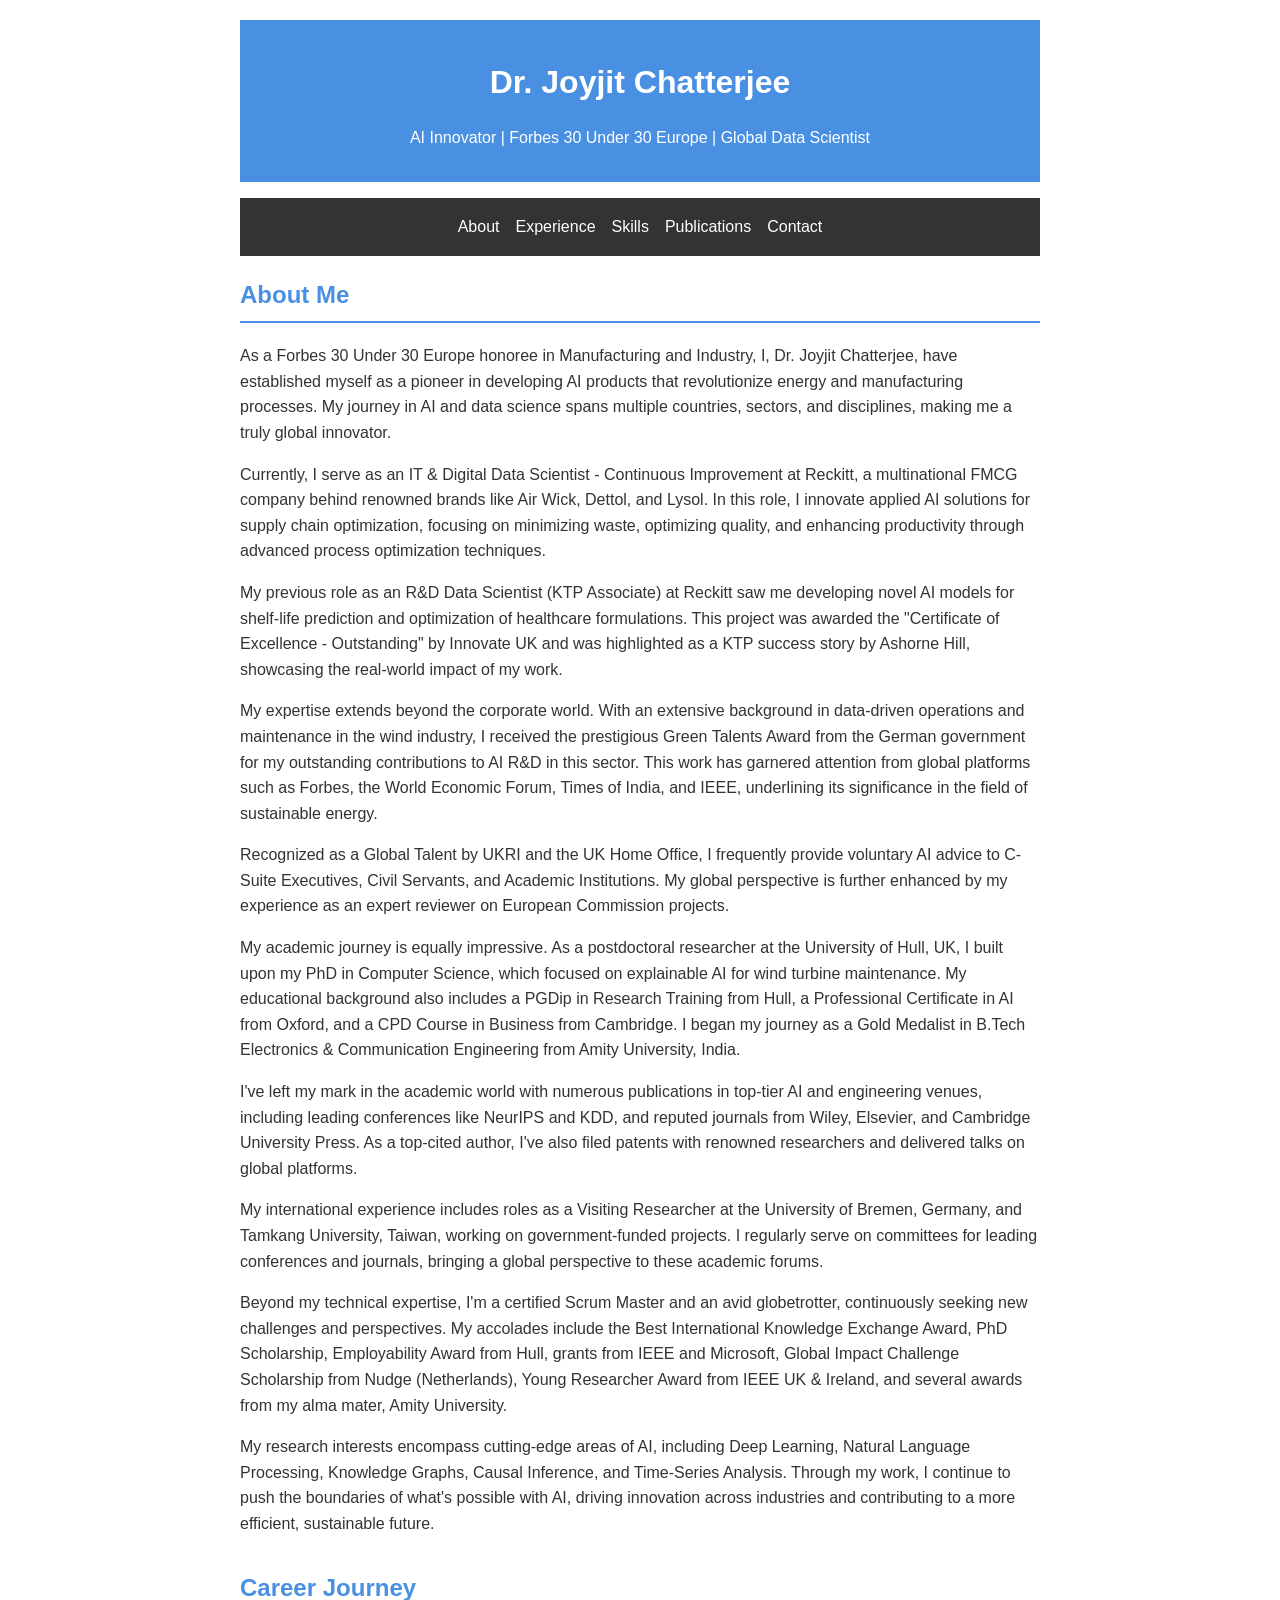
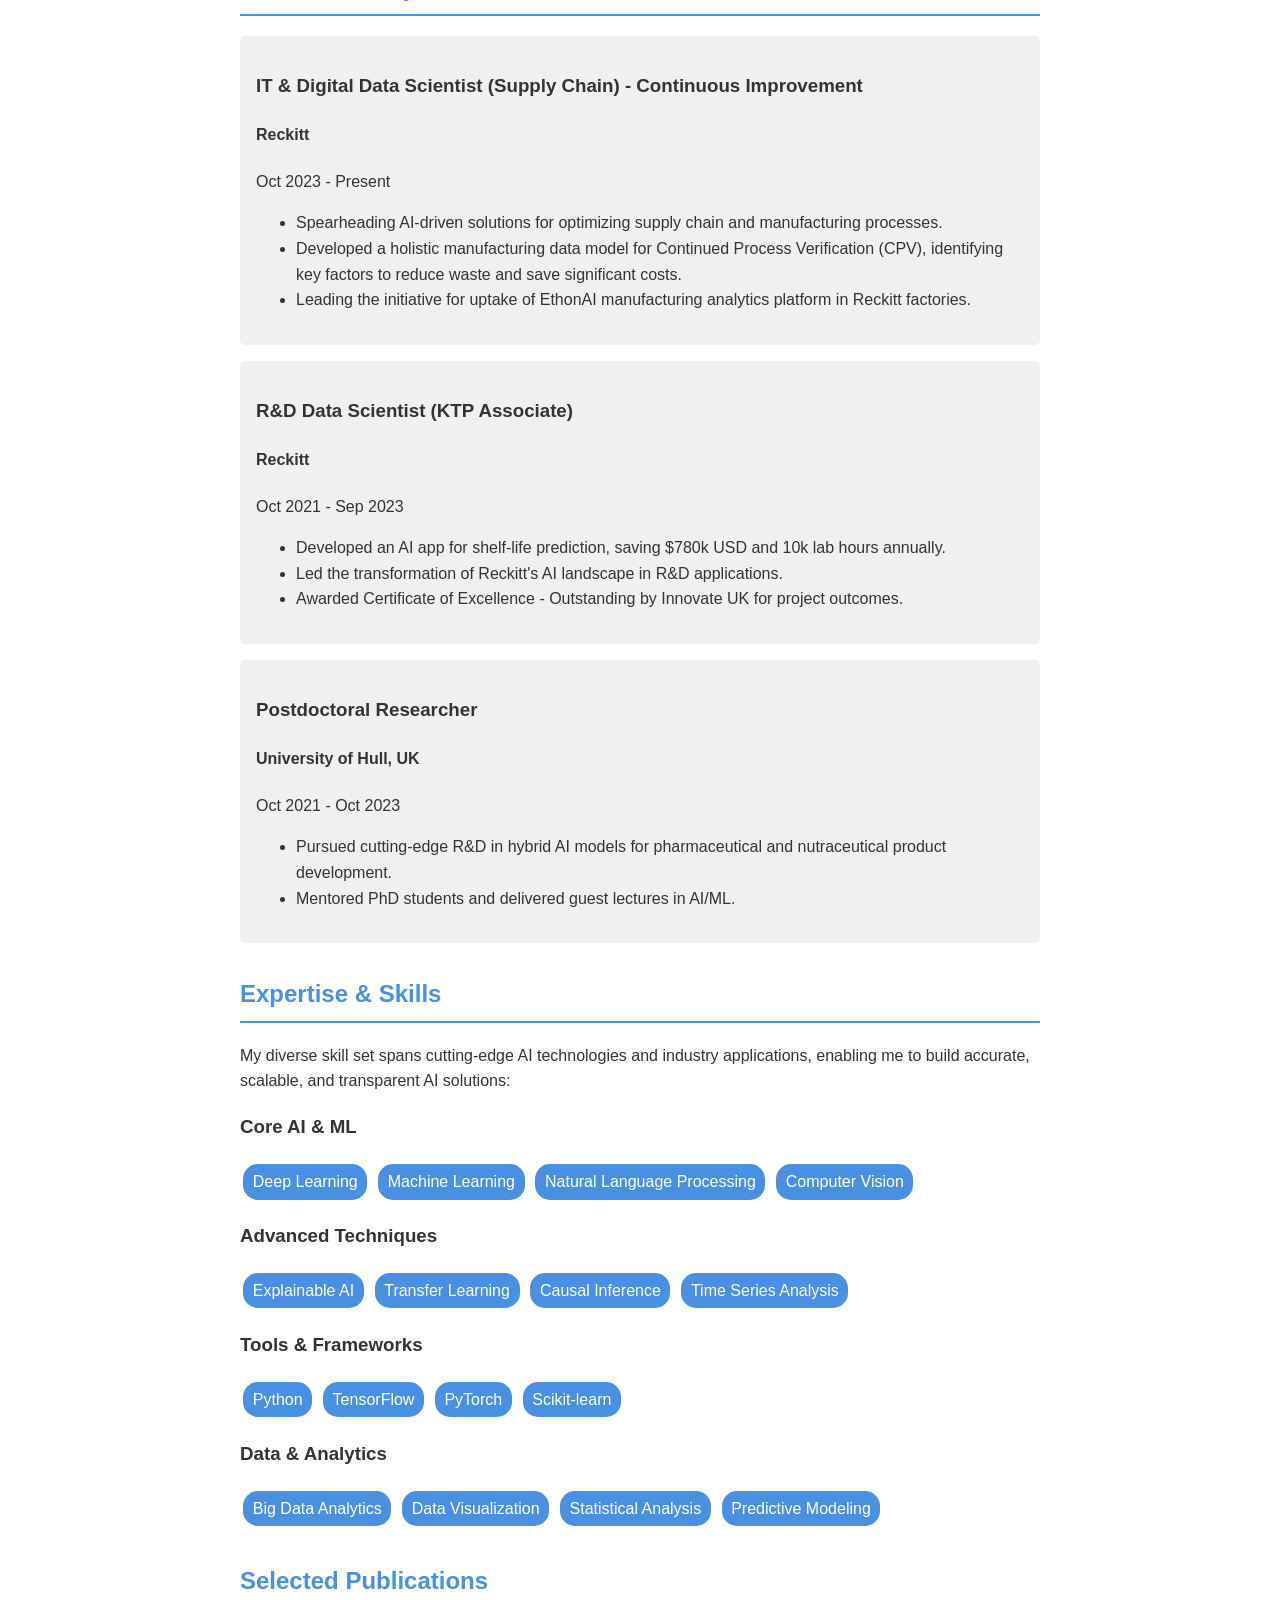
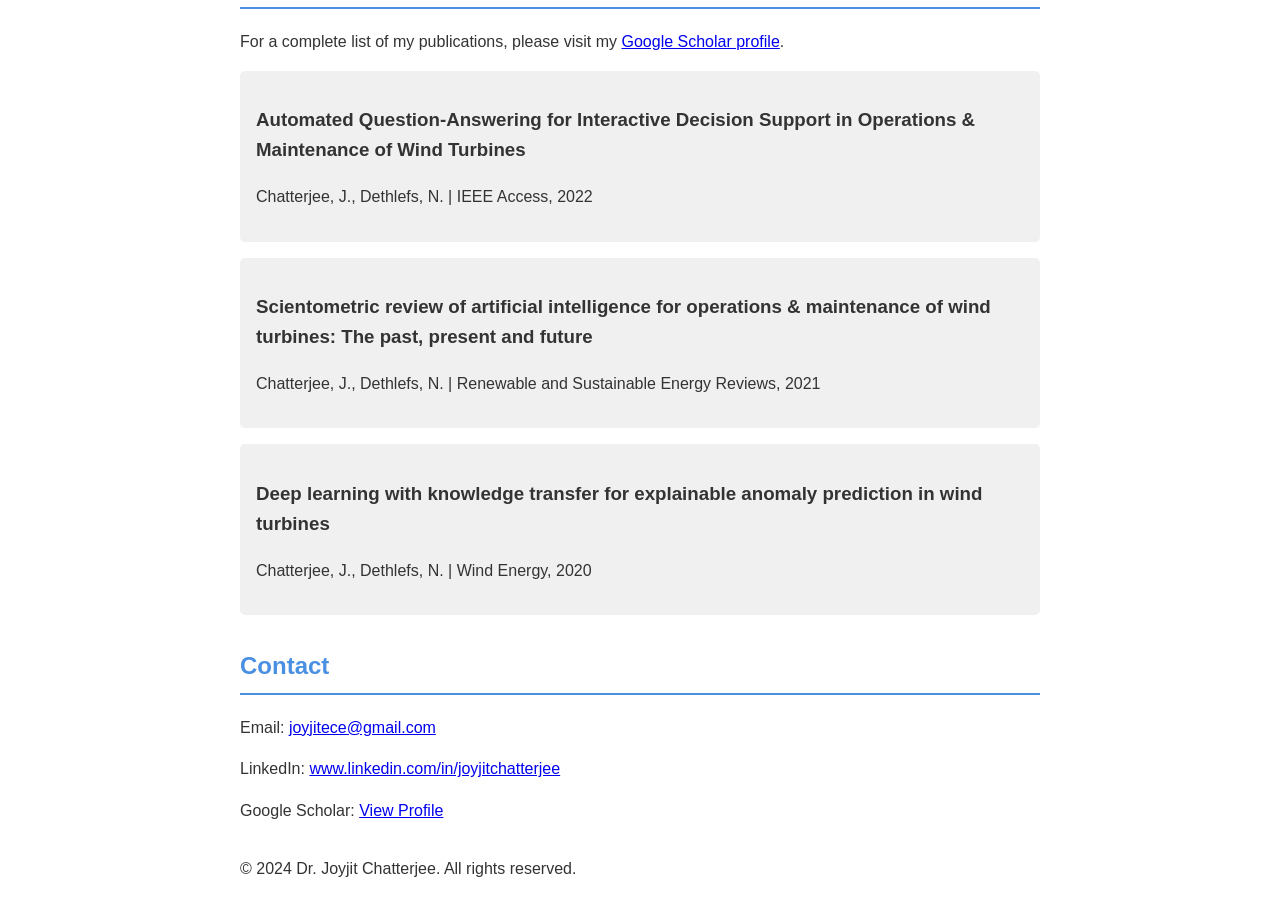
<file: personal-webpage-simple-enhanced-3.html>
<!DOCTYPE html>
<html lang="en">
<head>
    <meta charset="UTF-8">
    <meta name="viewport" content="width=device-width, initial-scale=1.0">
    <title>Dr. Joyjit Chatterjee - AI Innovator & Global Data Scientist</title>
    <style>
        body {
            font-family: Arial, sans-serif;
            line-height: 1.6;
            color: #333;
            max-width: 800px;
            margin: 0 auto;
            padding: 20px;
        }
        header {
            background-color: #4a90e2;
            color: white;
            text-align: center;
            padding: 1em;
            margin-bottom: 1em;
        }
        h1 {
            margin-bottom: 0.2em;
        }
        nav {
            background-color: #333;
            padding: 0.5em;
        }
        nav ul {
            list-style-type: none;
            padding: 0;
            margin: 0;
            display: flex;
            justify-content: center;
            flex-wrap: wrap;
        }
        nav ul li {
            margin: 0.5em;
        }
        nav ul li a {
            color: white;
            text-decoration: none;
        }
        section {
            margin-bottom: 2em;
        }
        h2 {
            color: #4a90e2;
            border-bottom: 2px solid #4a90e2;
            padding-bottom: 0.3em;
        }
        .achievement-card, .timeline-item, .publication-card {
            background-color: #f0f0f0;
            border-radius: 5px;
            padding: 1em;
            margin-bottom: 1em;
        }
        .skill-tag {
            display: inline-block;
            background-color: #4a90e2;
            color: white;
            padding: 0.3em 0.6em;
            border-radius: 15px;
            margin: 0.2em;
        }
    </style>
</head>
<body>
    <header>
        <h1>Dr. Joyjit Chatterjee</h1>
        <p>AI Innovator | Forbes 30 Under 30 Europe | Global Data Scientist</p>
    </header>

    <nav>
        <ul>
            <li><a href="#about">About</a></li>
            <li><a href="#experience">Experience</a></li>
            <li><a href="#skills">Skills</a></li>
            <li><a href="#publications">Publications</a></li>
            <li><a href="#contact">Contact</a></li>
        </ul>
    </nav>

    <main>
        <section id="about">
            <h2>About Me</h2>
            <p>As a Forbes 30 Under 30 Europe honoree in Manufacturing and Industry, I, Dr. Joyjit Chatterjee, have established myself as a pioneer in developing AI products that revolutionize energy and manufacturing processes. My journey in AI and data science spans multiple countries, sectors, and disciplines, making me a truly global innovator.</p>
            
            <p>Currently, I serve as an IT & Digital Data Scientist - Continuous Improvement at Reckitt, a multinational FMCG company behind renowned brands like Air Wick, Dettol, and Lysol. In this role, I innovate applied AI solutions for supply chain optimization, focusing on minimizing waste, optimizing quality, and enhancing productivity through advanced process optimization techniques.</p>
            
            <p>My previous role as an R&D Data Scientist (KTP Associate) at Reckitt saw me developing novel AI models for shelf-life prediction and optimization of healthcare formulations. This project was awarded the "Certificate of Excellence - Outstanding" by Innovate UK and was highlighted as a KTP success story by Ashorne Hill, showcasing the real-world impact of my work.</p>
            
            <p>My expertise extends beyond the corporate world. With an extensive background in data-driven operations and maintenance in the wind industry, I received the prestigious Green Talents Award from the German government for my outstanding contributions to AI R&D in this sector. This work has garnered attention from global platforms such as Forbes, the World Economic Forum, Times of India, and IEEE, underlining its significance in the field of sustainable energy.</p>
            
            <p>Recognized as a Global Talent by UKRI and the UK Home Office, I frequently provide voluntary AI advice to C-Suite Executives, Civil Servants, and Academic Institutions. My global perspective is further enhanced by my experience as an expert reviewer on European Commission projects.</p>
            
            <p>My academic journey is equally impressive. As a postdoctoral researcher at the University of Hull, UK, I built upon my PhD in Computer Science, which focused on explainable AI for wind turbine maintenance. My educational background also includes a PGDip in Research Training from Hull, a Professional Certificate in AI from Oxford, and a CPD Course in Business from Cambridge. I began my journey as a Gold Medalist in B.Tech Electronics & Communication Engineering from Amity University, India.</p>
            
            <p>I've left my mark in the academic world with numerous publications in top-tier AI and engineering venues, including leading conferences like NeurIPS and KDD, and reputed journals from Wiley, Elsevier, and Cambridge University Press. As a top-cited author, I've also filed patents with renowned researchers and delivered talks on global platforms.</p>
            
            <p>My international experience includes roles as a Visiting Researcher at the University of Bremen, Germany, and Tamkang University, Taiwan, working on government-funded projects. I regularly serve on committees for leading conferences and journals, bringing a global perspective to these academic forums.</p>
            
            <p>Beyond my technical expertise, I'm a certified Scrum Master and an avid globetrotter, continuously seeking new challenges and perspectives. My accolades include the Best International Knowledge Exchange Award, PhD Scholarship, Employability Award from Hull, grants from IEEE and Microsoft, Global Impact Challenge Scholarship from Nudge (Netherlands), Young Researcher Award from IEEE UK & Ireland, and several awards from my alma mater, Amity University.</p>
            
            <p>My research interests encompass cutting-edge areas of AI, including Deep Learning, Natural Language Processing, Knowledge Graphs, Causal Inference, and Time-Series Analysis. Through my work, I continue to push the boundaries of what's possible with AI, driving innovation across industries and contributing to a more efficient, sustainable future.</p>
        </section>

        <section id="experience">
            <h2>Career Journey</h2>
            <div class="timeline-item">
                <h3>IT & Digital Data Scientist (Supply Chain) - Continuous Improvement</h3>
                <h4>Reckitt</h4>
                <p>Oct 2023 - Present</p>
                <ul>
                    <li>Spearheading AI-driven solutions for optimizing supply chain and manufacturing processes.</li>
                    <li>Developed a holistic manufacturing data model for Continued Process Verification (CPV), identifying key factors to reduce waste and save significant costs.</li>
                    <li>Leading the initiative for uptake of EthonAI manufacturing analytics platform in Reckitt factories.</li>
                </ul>
            </div>
            <div class="timeline-item">
                <h3>R&D Data Scientist (KTP Associate)</h3>
                <h4>Reckitt</h4>
                <p>Oct 2021 - Sep 2023</p>
                <ul>
                    <li>Developed an AI app for shelf-life prediction, saving $780k USD and 10k lab hours annually.</li>
                    <li>Led the transformation of Reckitt's AI landscape in R&D applications.</li>
                    <li>Awarded Certificate of Excellence - Outstanding by Innovate UK for project outcomes.</li>
                </ul>
            </div>
            <div class="timeline-item">
                <h3>Postdoctoral Researcher</h3>
                <h4>University of Hull, UK</h4>
                <p>Oct 2021 - Oct 2023</p>
                <ul>
                    <li>Pursued cutting-edge R&D in hybrid AI models for pharmaceutical and nutraceutical product development.</li>
                    <li>Mentored PhD students and delivered guest lectures in AI/ML.</li>
                </ul>
            </div>
        </section>

        <section id="skills">
            <h2>Expertise & Skills</h2>
            <p>My diverse skill set spans cutting-edge AI technologies and industry applications, enabling me to build accurate, scalable, and transparent AI solutions:</p>
            <h3>Core AI & ML</h3>
            <span class="skill-tag">Deep Learning</span>
            <span class="skill-tag">Machine Learning</span>
            <span class="skill-tag">Natural Language Processing</span>
            <span class="skill-tag">Computer Vision</span>
            <h3>Advanced Techniques</h3>
            <span class="skill-tag">Explainable AI</span>
            <span class="skill-tag">Transfer Learning</span>
            <span class="skill-tag">Causal Inference</span>
            <span class="skill-tag">Time Series Analysis</span>
            <h3>Tools & Frameworks</h3>
            <span class="skill-tag">Python</span>
            <span class="skill-tag">TensorFlow</span>
            <span class="skill-tag">PyTorch</span>
            <span class="skill-tag">Scikit-learn</span>
            <h3>Data & Analytics</h3>
            <span class="skill-tag">Big Data Analytics</span>
            <span class="skill-tag">Data Visualization</span>
            <span class="skill-tag">Statistical Analysis</span>
            <span class="skill-tag">Predictive Modeling</span>
        </section>

        <section id="publications">
            <h2>Selected Publications</h2>
            <p>For a complete list of my publications, please visit my <a href="https://scholar.google.co.uk/citations?user=kjWYrm4AAAAJ&hl=en" target="_blank">Google Scholar profile</a>.</p>
            <div class="publication-card">
                <h3>Automated Question-Answering for Interactive Decision Support in Operations & Maintenance of Wind Turbines</h3>
                <p>Chatterjee, J., Dethlefs, N. | IEEE Access, 2022</p>
            </div>
            <div class="publication-card">
                <h3>Scientometric review of artificial intelligence for operations & maintenance of wind turbines: The past, present and future</h3>
                <p>Chatterjee, J., Dethlefs, N. | Renewable and Sustainable Energy Reviews, 2021</p>
            </div>
            <div class="publication-card">
                <h3>Deep learning with knowledge transfer for explainable anomaly prediction in wind turbines</h3>
                <p>Chatterjee, J., Dethlefs, N. | Wind Energy, 2020</p>
            </div>
        </section>

        <section id="contact">
            <h2>Contact</h2>
            <p>Email: <a href="mailto:joyjitece@gmail.com">joyjitece@gmail.com</a></p>
            <p>LinkedIn: <a href="http://www.linkedin.com/in/joyjitchatterjee" target="_blank">www.linkedin.com/in/joyjitchatterjee</a></p>
            <p>Google Scholar: <a href="https://scholar.google.co.uk/citations?user=kjWYrm4AAAAJ&hl=en" target="_blank">View Profile</a></p>
        </section>
    </main>

    <footer>
        <p>&copy; 2024 Dr. Joyjit Chatterjee. All rights reserved.</p>
    </footer>
</body>
</html>
</file>
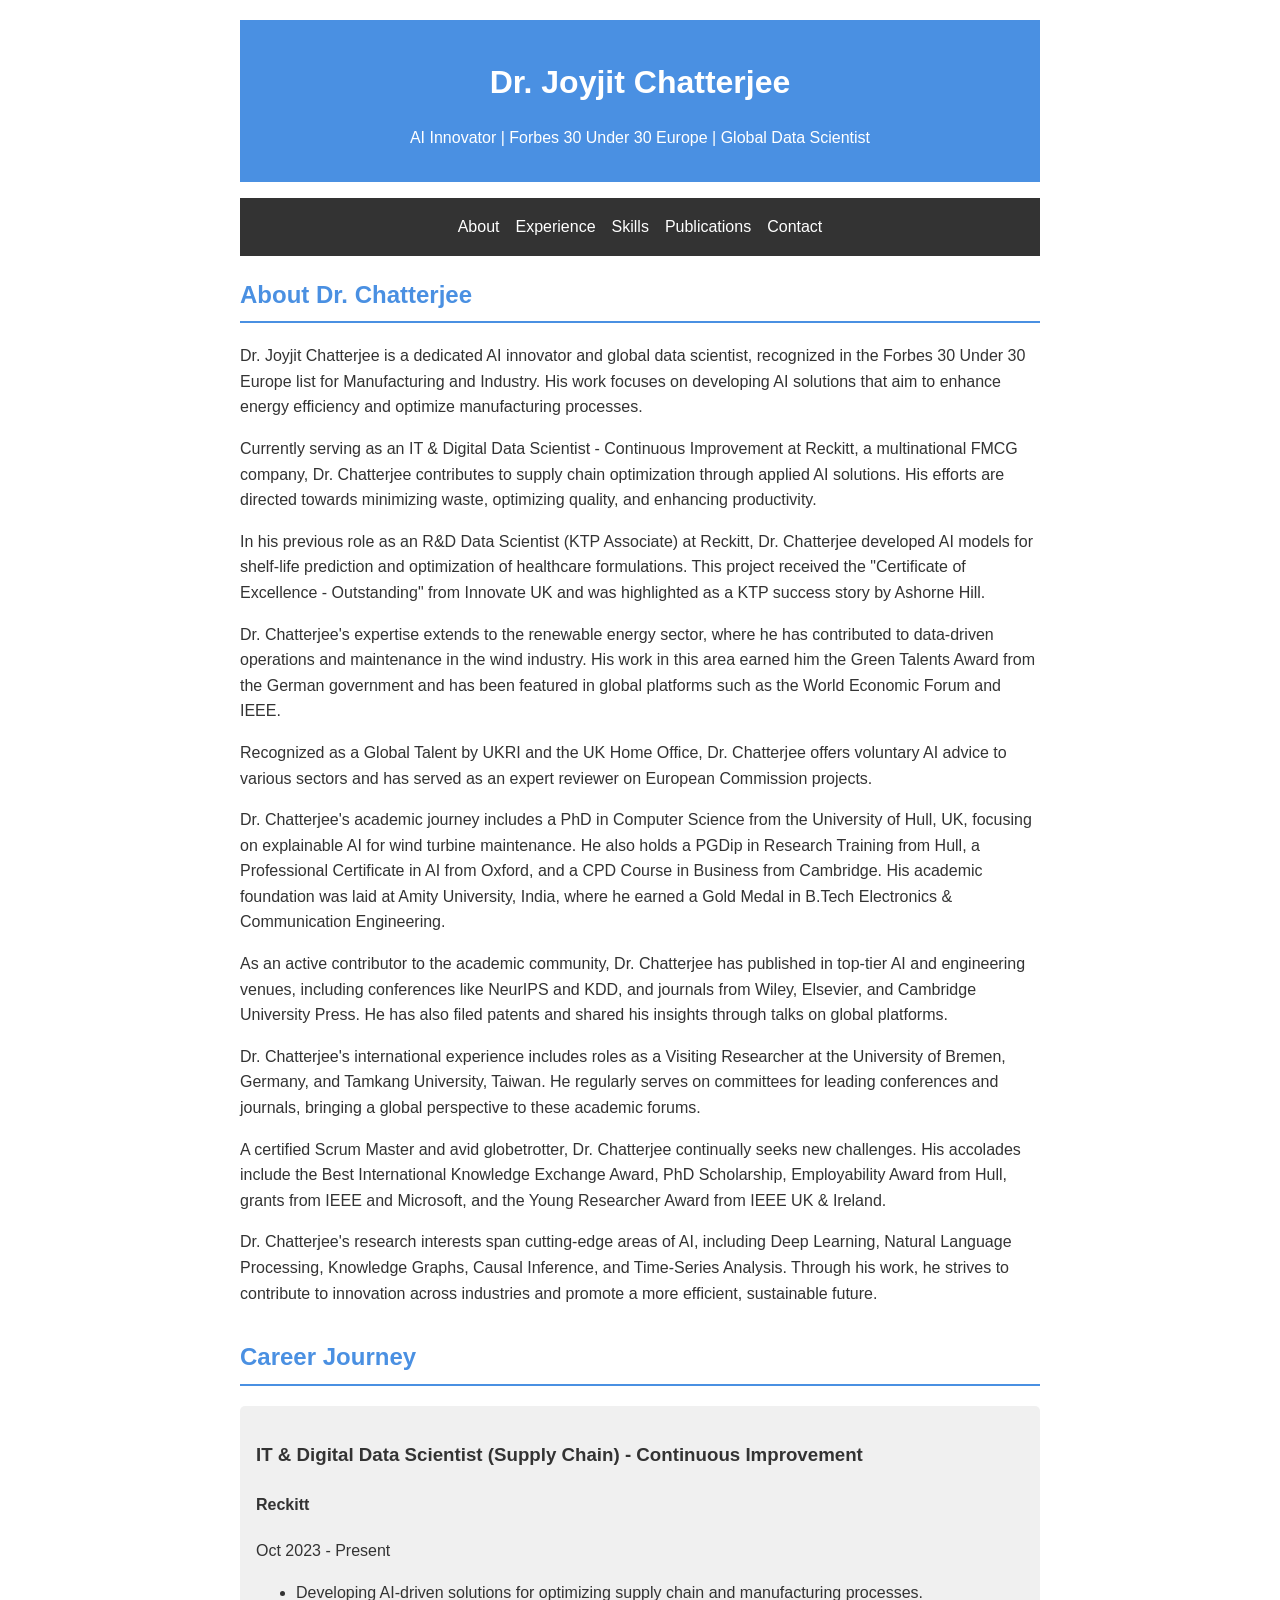
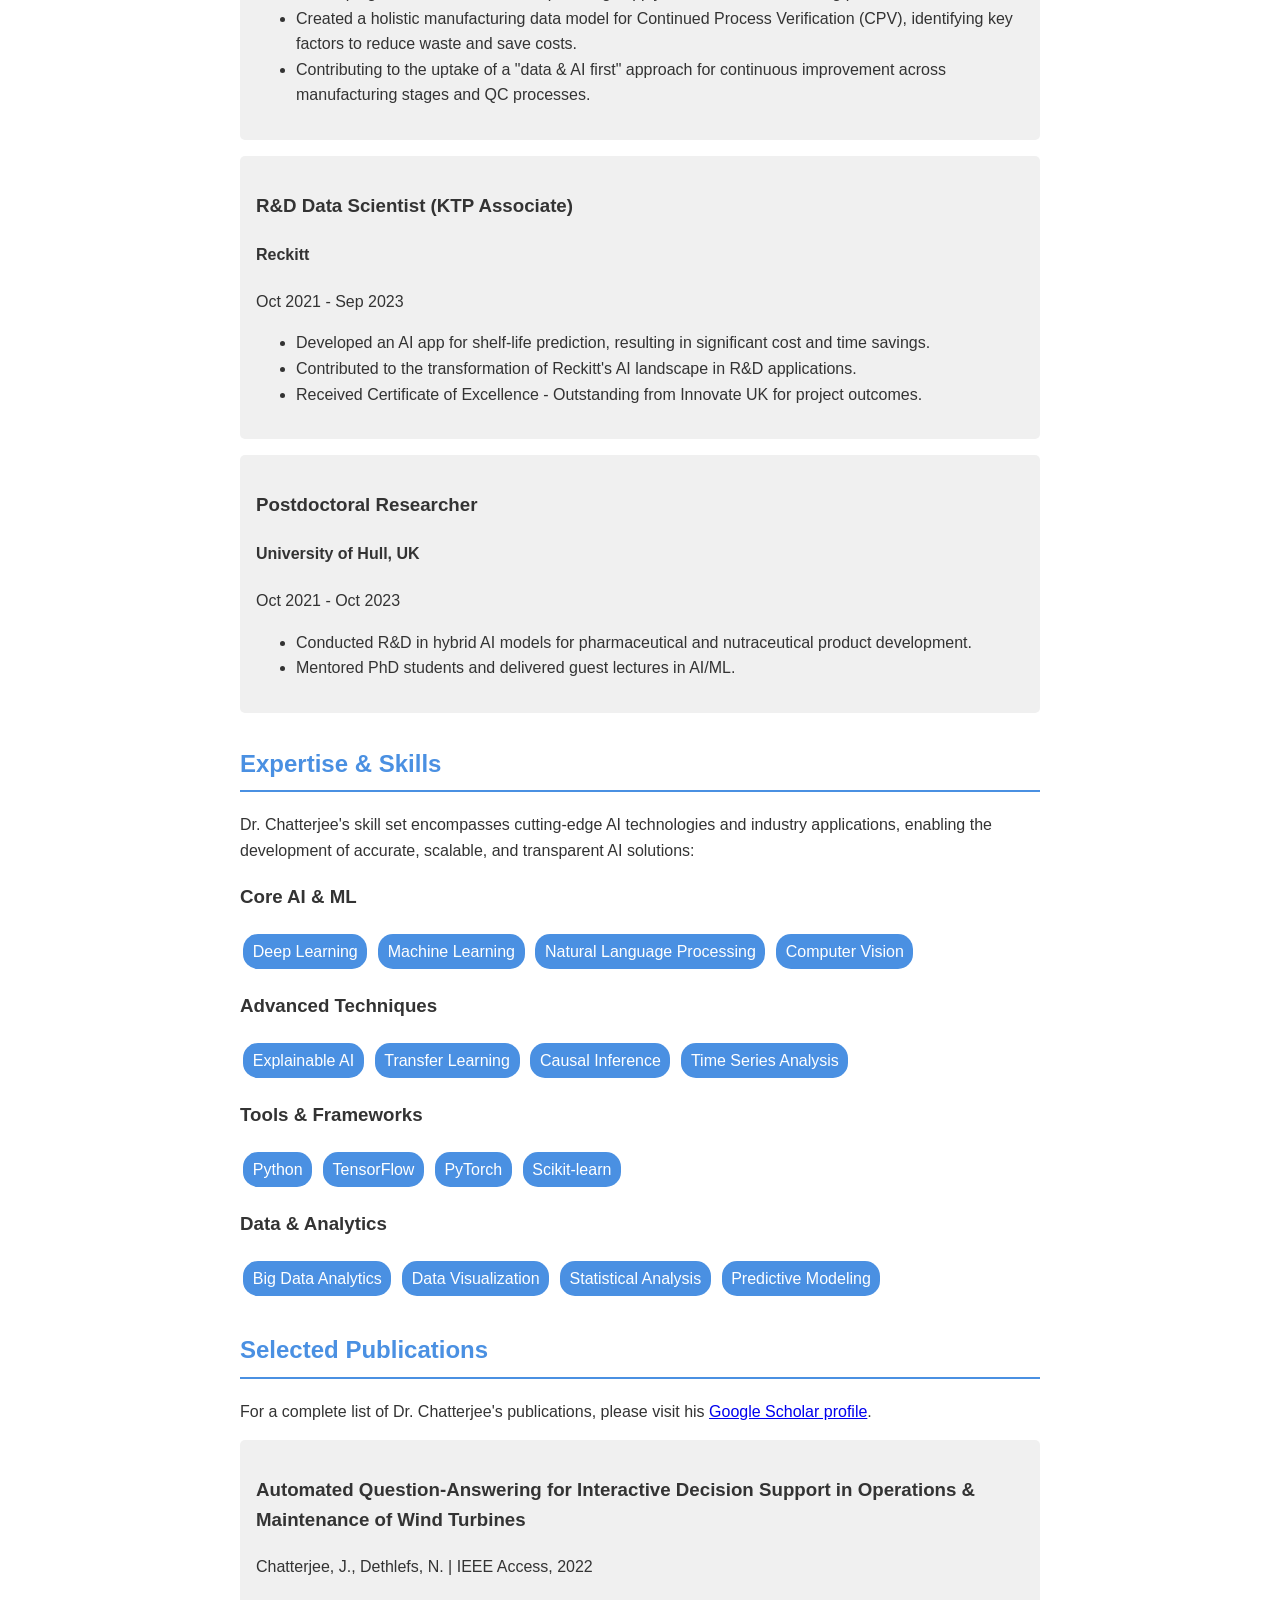
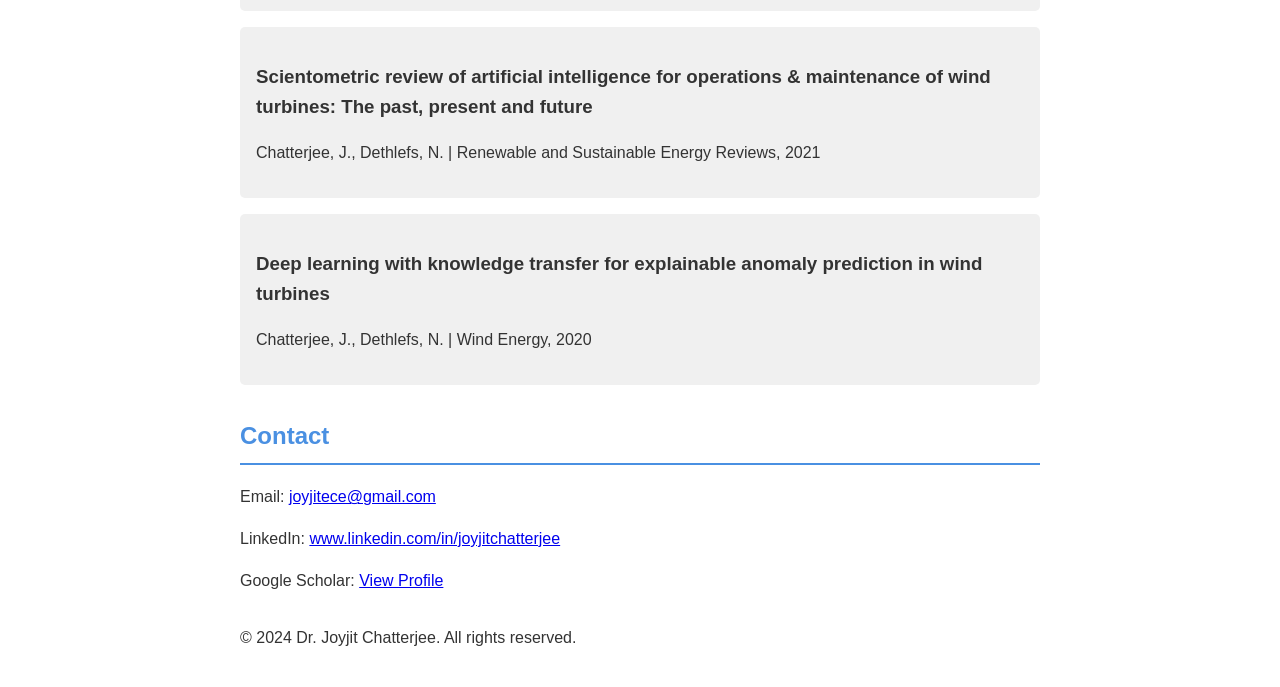
<file: personal-webpage-simple-enhanced-4.html>
<!DOCTYPE html>
<html lang="en">
<head>
    <meta charset="UTF-8">
    <meta name="viewport" content="width=device-width, initial-scale=1.0">
    <title>Dr. Joyjit Chatterjee - AI Innovator & Global Data Scientist</title>
    <style>
        body {
            font-family: Arial, sans-serif;
            line-height: 1.6;
            color: #333;
            max-width: 800px;
            margin: 0 auto;
            padding: 20px;
        }
        header {
            background-color: #4a90e2;
            color: white;
            text-align: center;
            padding: 1em;
            margin-bottom: 1em;
        }
        h1 {
            margin-bottom: 0.2em;
        }
        nav {
            background-color: #333;
            padding: 0.5em;
        }
        nav ul {
            list-style-type: none;
            padding: 0;
            margin: 0;
            display: flex;
            justify-content: center;
            flex-wrap: wrap;
        }
        nav ul li {
            margin: 0.5em;
        }
        nav ul li a {
            color: white;
            text-decoration: none;
        }
        section {
            margin-bottom: 2em;
        }
        h2 {
            color: #4a90e2;
            border-bottom: 2px solid #4a90e2;
            padding-bottom: 0.3em;
        }
        .achievement-card, .timeline-item, .publication-card {
            background-color: #f0f0f0;
            border-radius: 5px;
            padding: 1em;
            margin-bottom: 1em;
        }
        .skill-tag {
            display: inline-block;
            background-color: #4a90e2;
            color: white;
            padding: 0.3em 0.6em;
            border-radius: 15px;
            margin: 0.2em;
        }
    </style>
</head>
<body>
    <header>
        <h1>Dr. Joyjit Chatterjee</h1>
        <p>AI Innovator | Forbes 30 Under 30 Europe | Global Data Scientist</p>
    </header>

    <nav>
        <ul>
            <li><a href="#about">About</a></li>
            <li><a href="#experience">Experience</a></li>
            <li><a href="#skills">Skills</a></li>
            <li><a href="#publications">Publications</a></li>
            <li><a href="#contact">Contact</a></li>
        </ul>
    </nav>

    <main>
        <section id="about">
            <h2>About Dr. Chatterjee</h2>
            <p>Dr. Joyjit Chatterjee is a dedicated AI innovator and global data scientist, recognized in the Forbes 30 Under 30 Europe list for Manufacturing and Industry. His work focuses on developing AI solutions that aim to enhance energy efficiency and optimize manufacturing processes.</p>
            
            <p>Currently serving as an IT & Digital Data Scientist - Continuous Improvement at Reckitt, a multinational FMCG company, Dr. Chatterjee contributes to supply chain optimization through applied AI solutions. His efforts are directed towards minimizing waste, optimizing quality, and enhancing productivity.</p>
            
            <p>In his previous role as an R&D Data Scientist (KTP Associate) at Reckitt, Dr. Chatterjee developed AI models for shelf-life prediction and optimization of healthcare formulations. This project received the "Certificate of Excellence - Outstanding" from Innovate UK and was highlighted as a KTP success story by Ashorne Hill.</p>
            
            <p>Dr. Chatterjee's expertise extends to the renewable energy sector, where he has contributed to data-driven operations and maintenance in the wind industry. His work in this area earned him the Green Talents Award from the German government and has been featured in global platforms such as the World Economic Forum and IEEE.</p>
            
            <p>Recognized as a Global Talent by UKRI and the UK Home Office, Dr. Chatterjee offers voluntary AI advice to various sectors and has served as an expert reviewer on European Commission projects.</p>
            
            <p>Dr. Chatterjee's academic journey includes a PhD in Computer Science from the University of Hull, UK, focusing on explainable AI for wind turbine maintenance. He also holds a PGDip in Research Training from Hull, a Professional Certificate in AI from Oxford, and a CPD Course in Business from Cambridge. His academic foundation was laid at Amity University, India, where he earned a Gold Medal in B.Tech Electronics & Communication Engineering.</p>
            
            <p>As an active contributor to the academic community, Dr. Chatterjee has published in top-tier AI and engineering venues, including conferences like NeurIPS and KDD, and journals from Wiley, Elsevier, and Cambridge University Press. He has also filed patents and shared his insights through talks on global platforms.</p>
            
            <p>Dr. Chatterjee's international experience includes roles as a Visiting Researcher at the University of Bremen, Germany, and Tamkang University, Taiwan. He regularly serves on committees for leading conferences and journals, bringing a global perspective to these academic forums.</p>
            
            <p>A certified Scrum Master and avid globetrotter, Dr. Chatterjee continually seeks new challenges. His accolades include the Best International Knowledge Exchange Award, PhD Scholarship, Employability Award from Hull, grants from IEEE and Microsoft, and the Young Researcher Award from IEEE UK & Ireland.</p>
            
            <p>Dr. Chatterjee's research interests span cutting-edge areas of AI, including Deep Learning, Natural Language Processing, Knowledge Graphs, Causal Inference, and Time-Series Analysis. Through his work, he strives to contribute to innovation across industries and promote a more efficient, sustainable future.</p>
        </section>

        <section id="experience">
            <h2>Career Journey</h2>
            <div class="timeline-item">
                <h3>IT & Digital Data Scientist (Supply Chain) - Continuous Improvement</h3>
                <h4>Reckitt</h4>
                <p>Oct 2023 - Present</p>
                <ul>
                    <li>Developing AI-driven solutions for optimizing supply chain and manufacturing processes.</li>
                    <li>Created a holistic manufacturing data model for Continued Process Verification (CPV), identifying key factors to reduce waste and save costs.</li>
                    <li>Contributing to the uptake of a "data & AI first" approach for continuous improvement across manufacturing stages and QC processes.</li>
                </ul>
            </div>
            <div class="timeline-item">
                <h3>R&D Data Scientist (KTP Associate)</h3>
                <h4>Reckitt</h4>
                <p>Oct 2021 - Sep 2023</p>
                <ul>
                    <li>Developed an AI app for shelf-life prediction, resulting in significant cost and time savings.</li>
                    <li>Contributed to the transformation of Reckitt's AI landscape in R&D applications.</li>
                    <li>Received Certificate of Excellence - Outstanding from Innovate UK for project outcomes.</li>
                </ul>
            </div>
            <div class="timeline-item">
                <h3>Postdoctoral Researcher</h3>
                <h4>University of Hull, UK</h4>
                <p>Oct 2021 - Oct 2023</p>
                <ul>
                    <li>Conducted R&D in hybrid AI models for pharmaceutical and nutraceutical product development.</li>
                    <li>Mentored PhD students and delivered guest lectures in AI/ML.</li>
                </ul>
            </div>
        </section>

        <section id="skills">
            <h2>Expertise & Skills</h2>
            <p>Dr. Chatterjee's skill set encompasses cutting-edge AI technologies and industry applications, enabling the development of accurate, scalable, and transparent AI solutions:</p>
            <h3>Core AI & ML</h3>
            <span class="skill-tag">Deep Learning</span>
            <span class="skill-tag">Machine Learning</span>
            <span class="skill-tag">Natural Language Processing</span>
            <span class="skill-tag">Computer Vision</span>
            <h3>Advanced Techniques</h3>
            <span class="skill-tag">Explainable AI</span>
            <span class="skill-tag">Transfer Learning</span>
            <span class="skill-tag">Causal Inference</span>
            <span class="skill-tag">Time Series Analysis</span>
            <h3>Tools & Frameworks</h3>
            <span class="skill-tag">Python</span>
            <span class="skill-tag">TensorFlow</span>
            <span class="skill-tag">PyTorch</span>
            <span class="skill-tag">Scikit-learn</span>
            <h3>Data & Analytics</h3>
            <span class="skill-tag">Big Data Analytics</span>
            <span class="skill-tag">Data Visualization</span>
            <span class="skill-tag">Statistical Analysis</span>
            <span class="skill-tag">Predictive Modeling</span>
        </section>

        <section id="publications">
            <h2>Selected Publications</h2>
            <p>For a complete list of Dr. Chatterjee's publications, please visit his <a href="https://scholar.google.co.uk/citations?user=kjWYrm4AAAAJ&hl=en" target="_blank">Google Scholar profile</a>.</p>
            <div class="publication-card">
                <h3>Automated Question-Answering for Interactive Decision Support in Operations & Maintenance of Wind Turbines</h3>
                <p>Chatterjee, J., Dethlefs, N. | IEEE Access, 2022</p>
            </div>
            <div class="publication-card">
                <h3>Scientometric review of artificial intelligence for operations & maintenance of wind turbines: The past, present and future</h3>
                <p>Chatterjee, J., Dethlefs, N. | Renewable and Sustainable Energy Reviews, 2021</p>
            </div>
            <div class="publication-card">
                <h3>Deep learning with knowledge transfer for explainable anomaly prediction in wind turbines</h3>
                <p>Chatterjee, J., Dethlefs, N. | Wind Energy, 2020</p>
            </div>
        </section>

        <section id="contact">
            <h2>Contact</h2>
            <p>Email: <a href="mailto:joyjitece@gmail.com">joyjitece@gmail.com</a></p>
            <p>LinkedIn: <a href="http://www.linkedin.com/in/joyjitchatterjee" target="_blank">www.linkedin.com/in/joyjitchatterjee</a></p>
            <p>Google Scholar: <a href="https://scholar.google.co.uk/citations?user=kjWYrm4AAAAJ&hl=en" target="_blank">View Profile</a></p>
        </section>
    </main>

    <footer>
        <p>&copy; 2024 Dr. Joyjit Chatterjee. All rights reserved.</p>
    </footer>
</body>
</html>
</file>
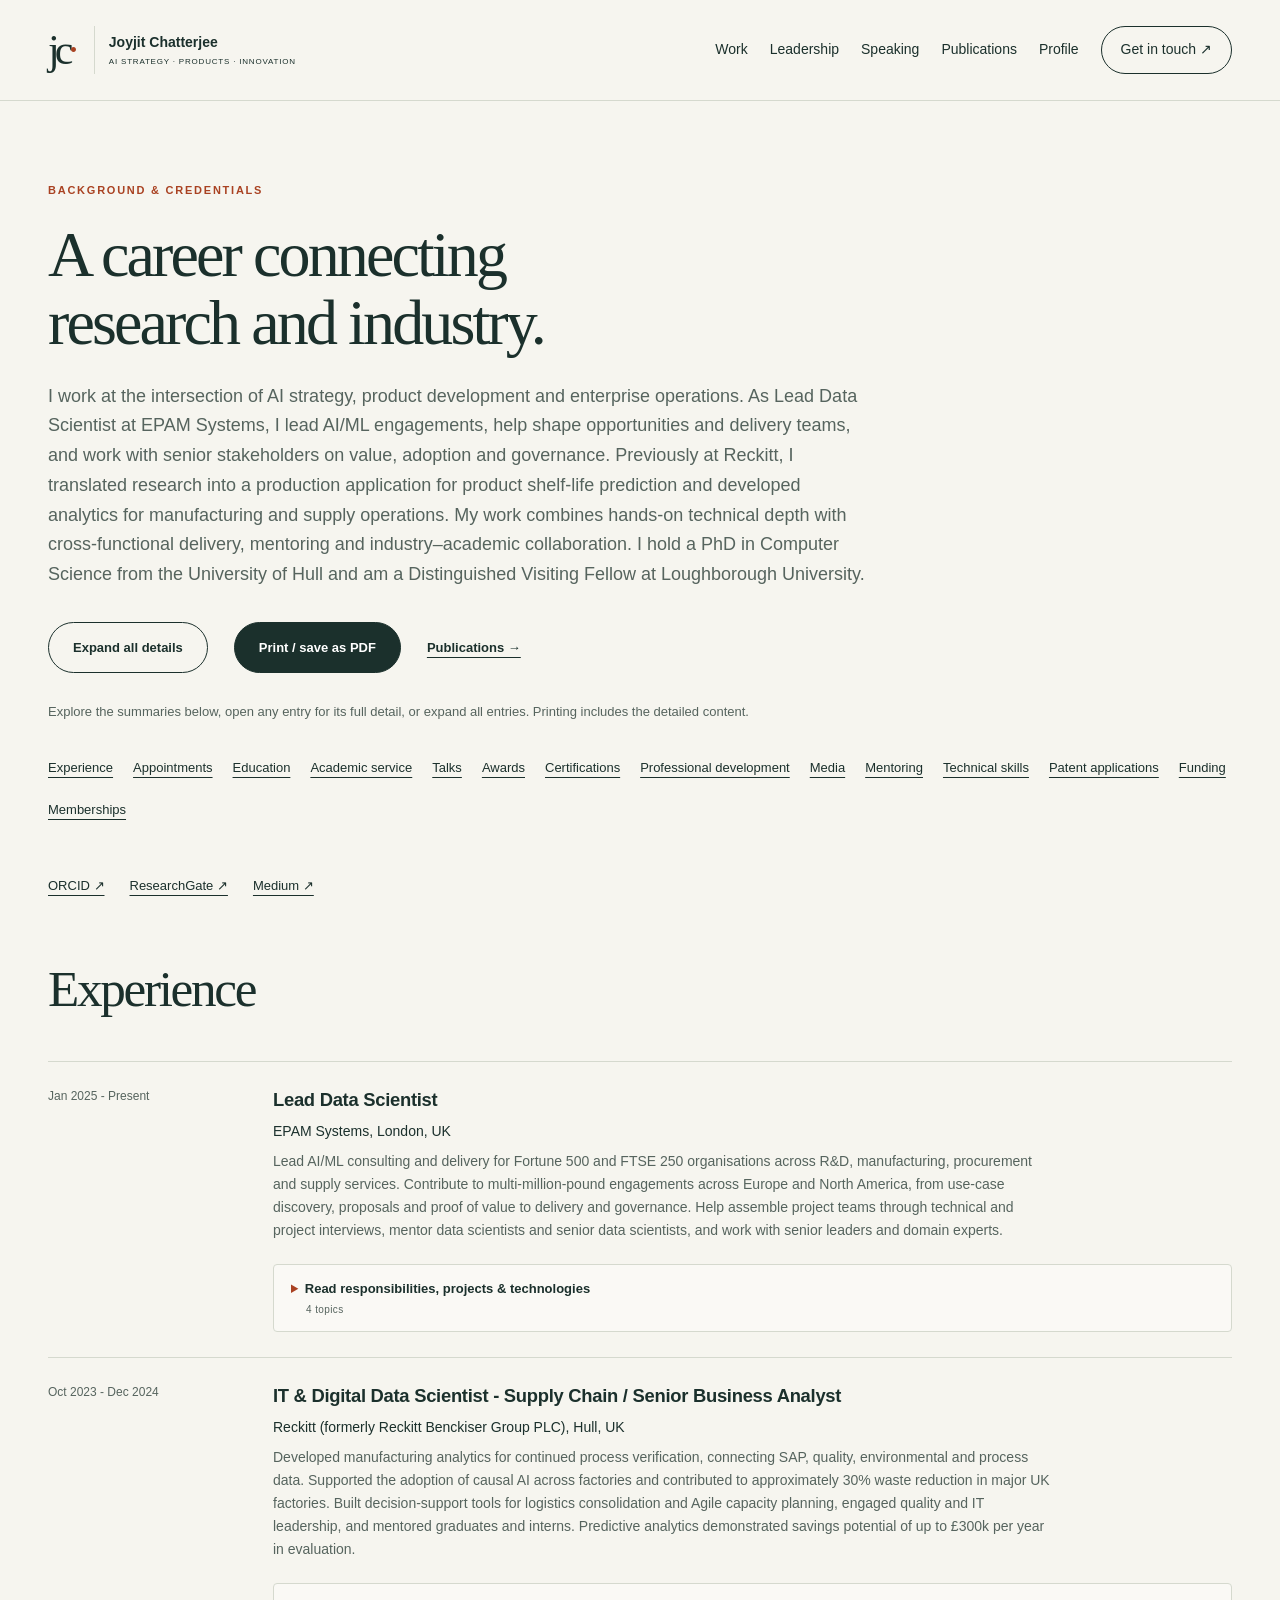
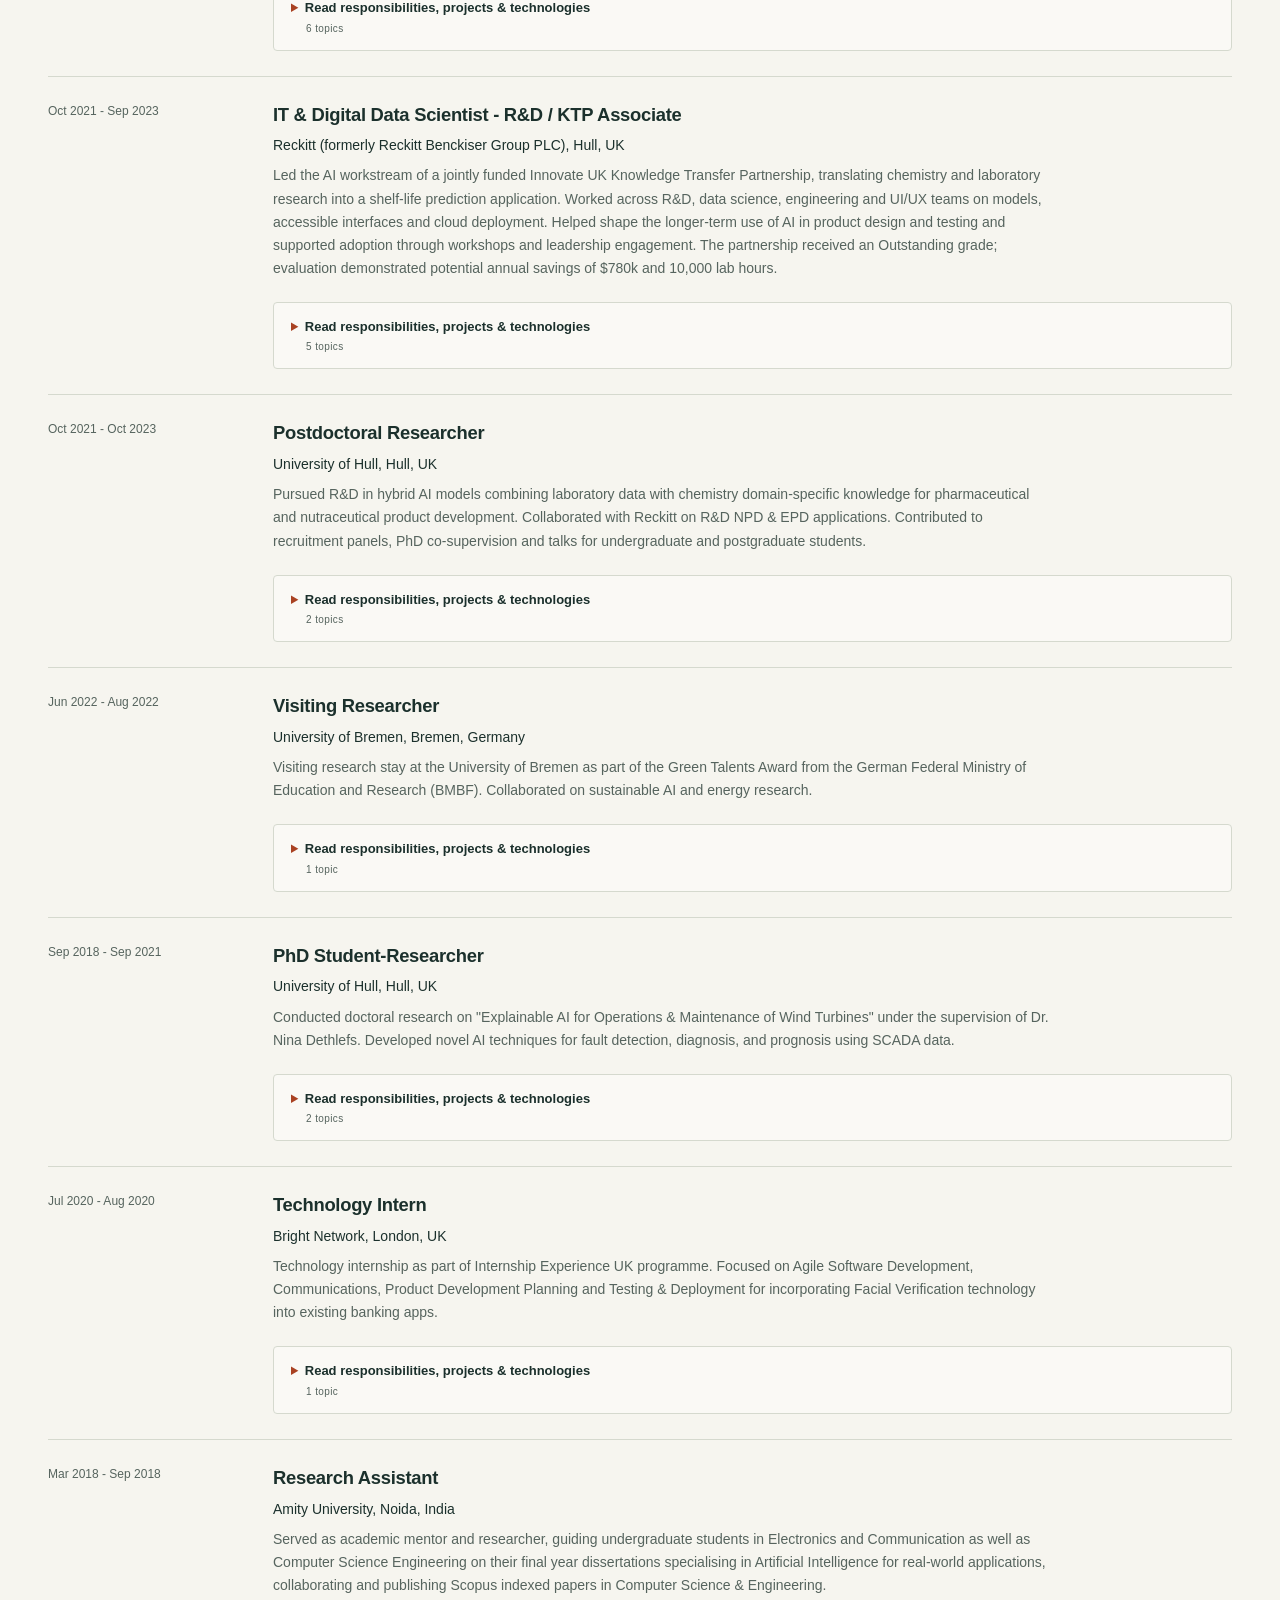
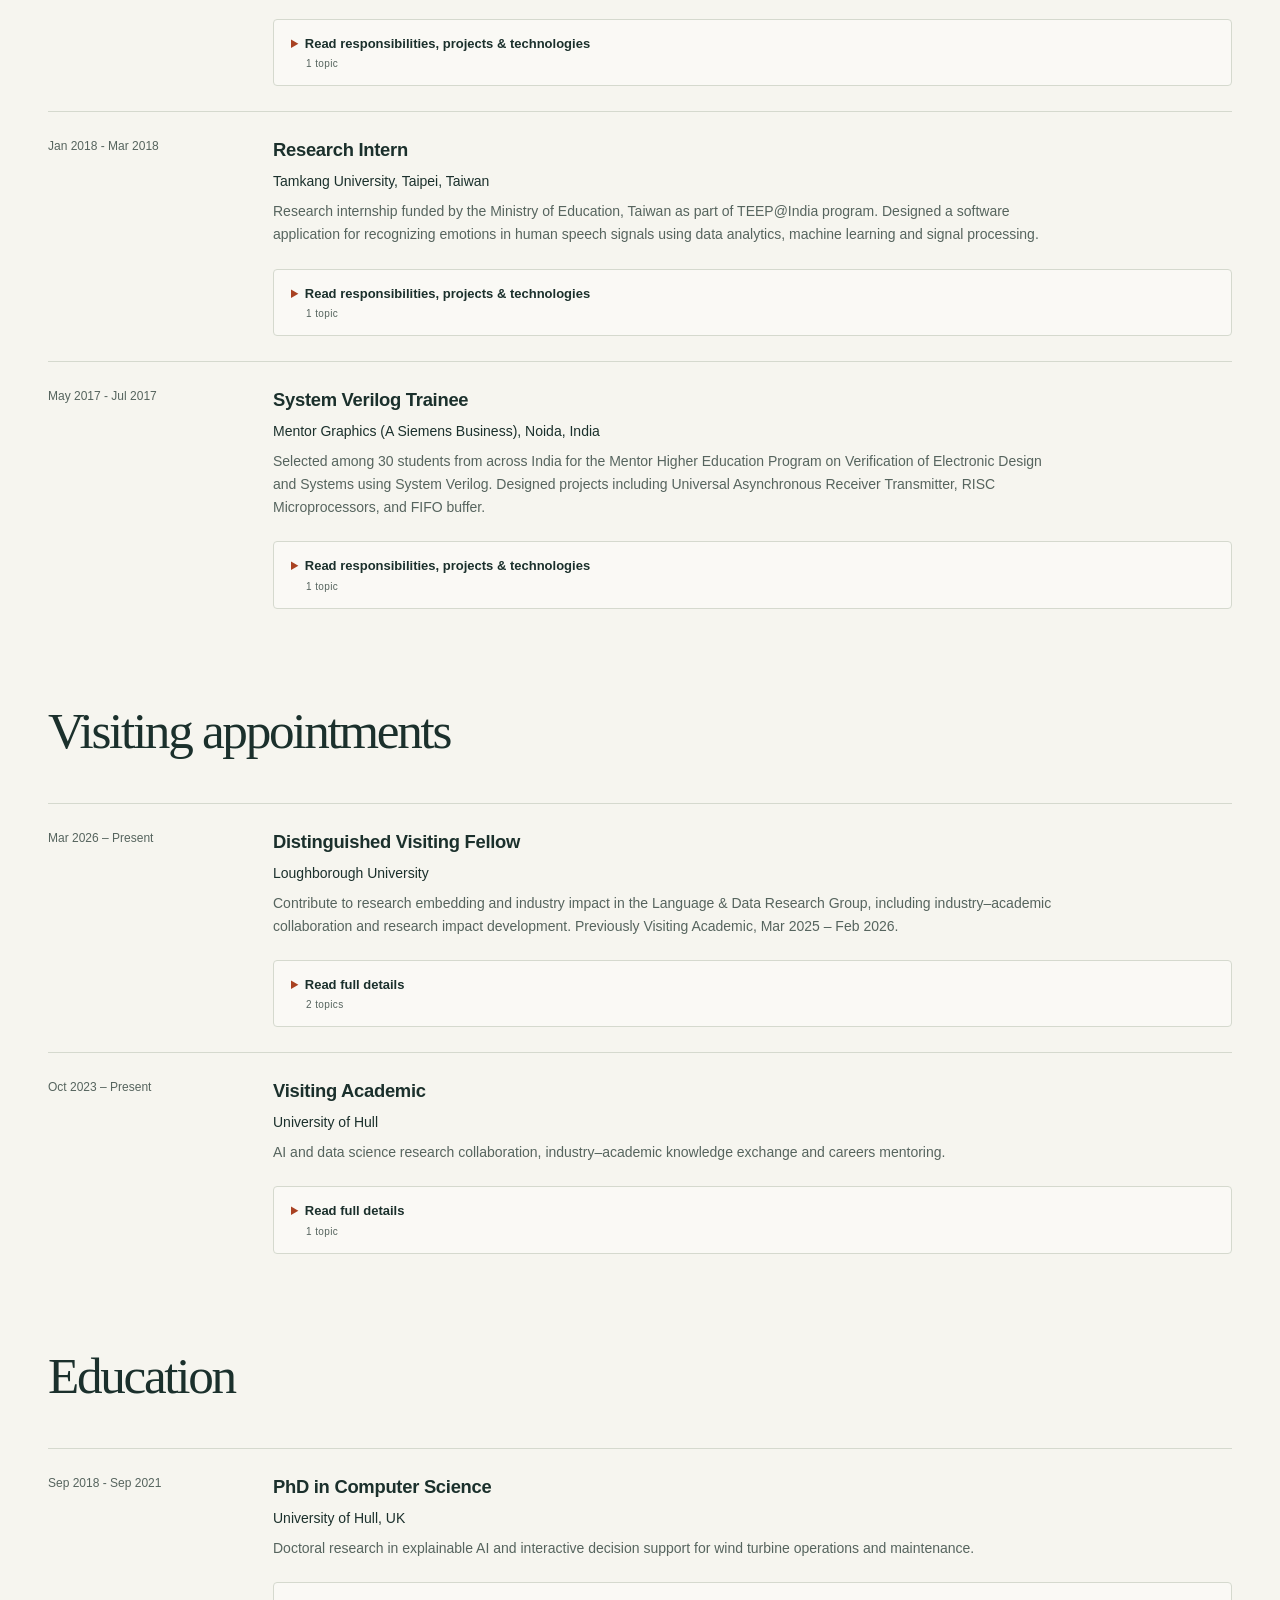
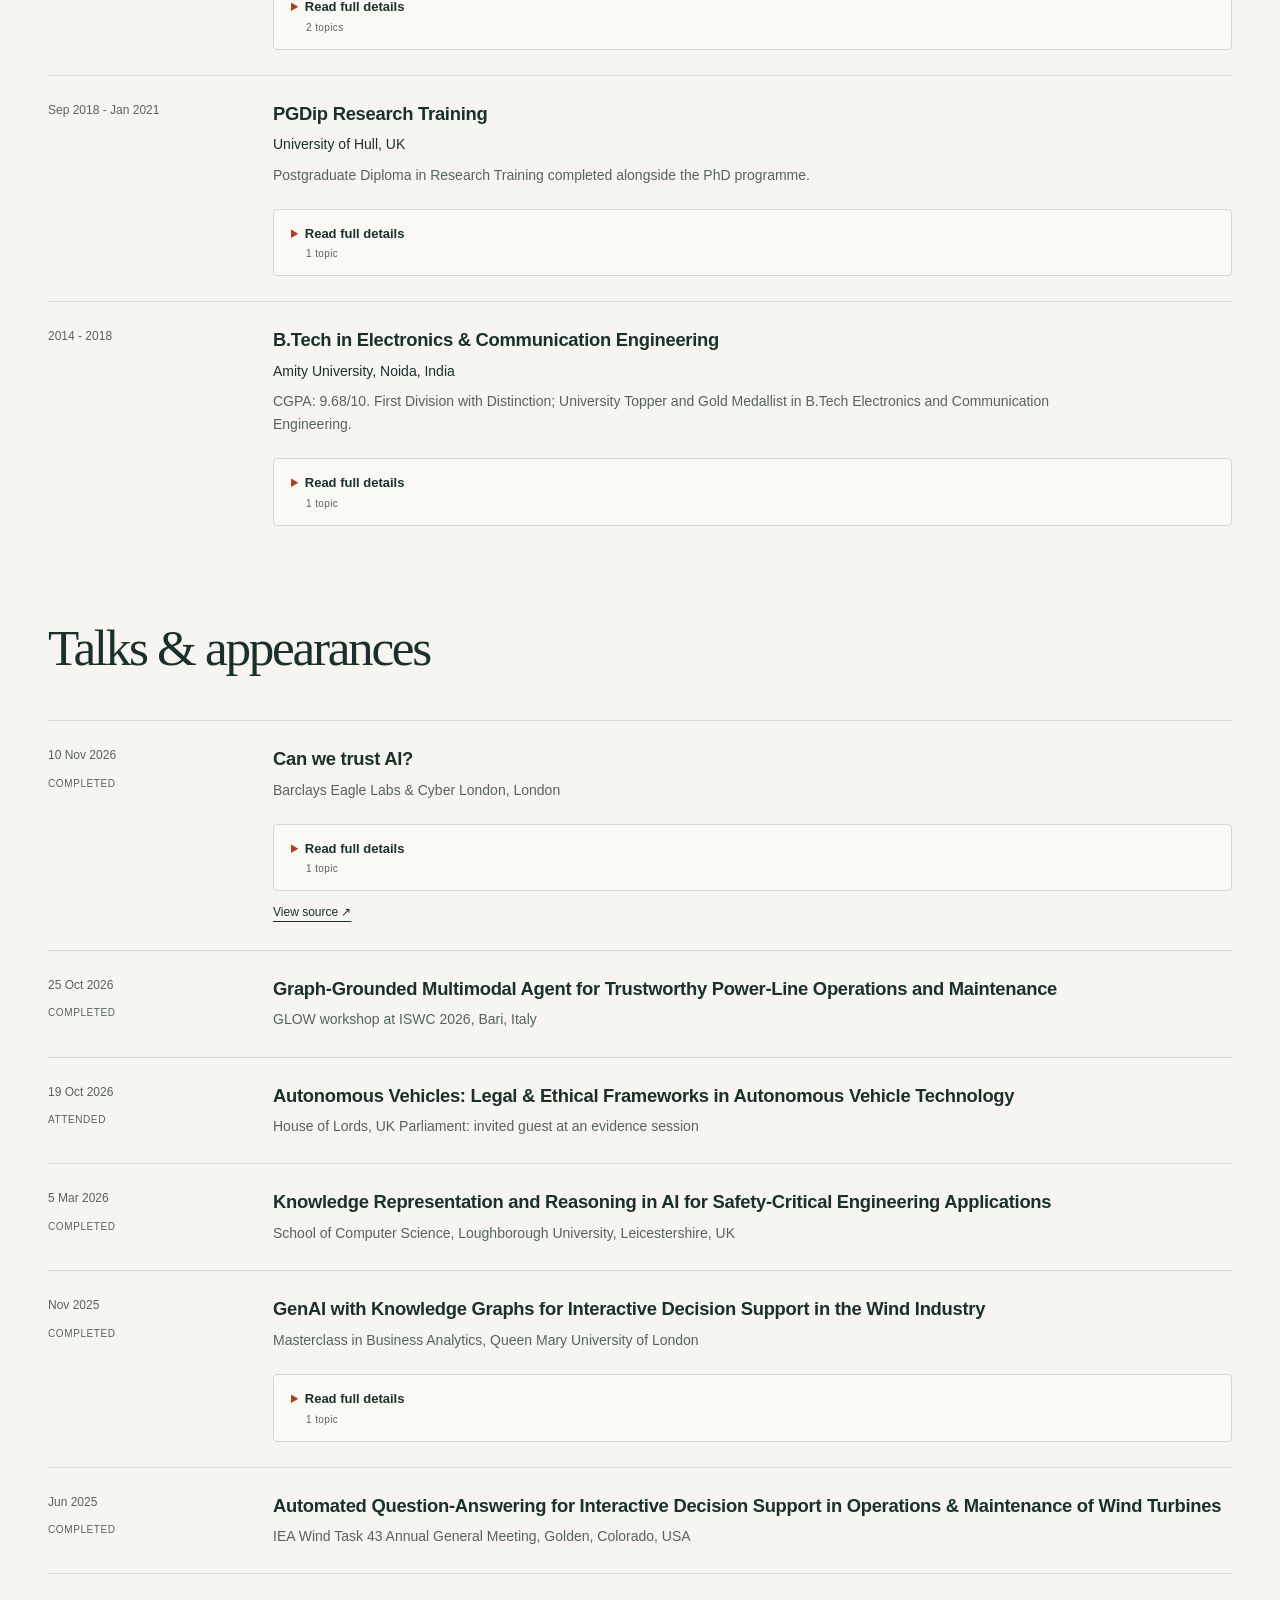
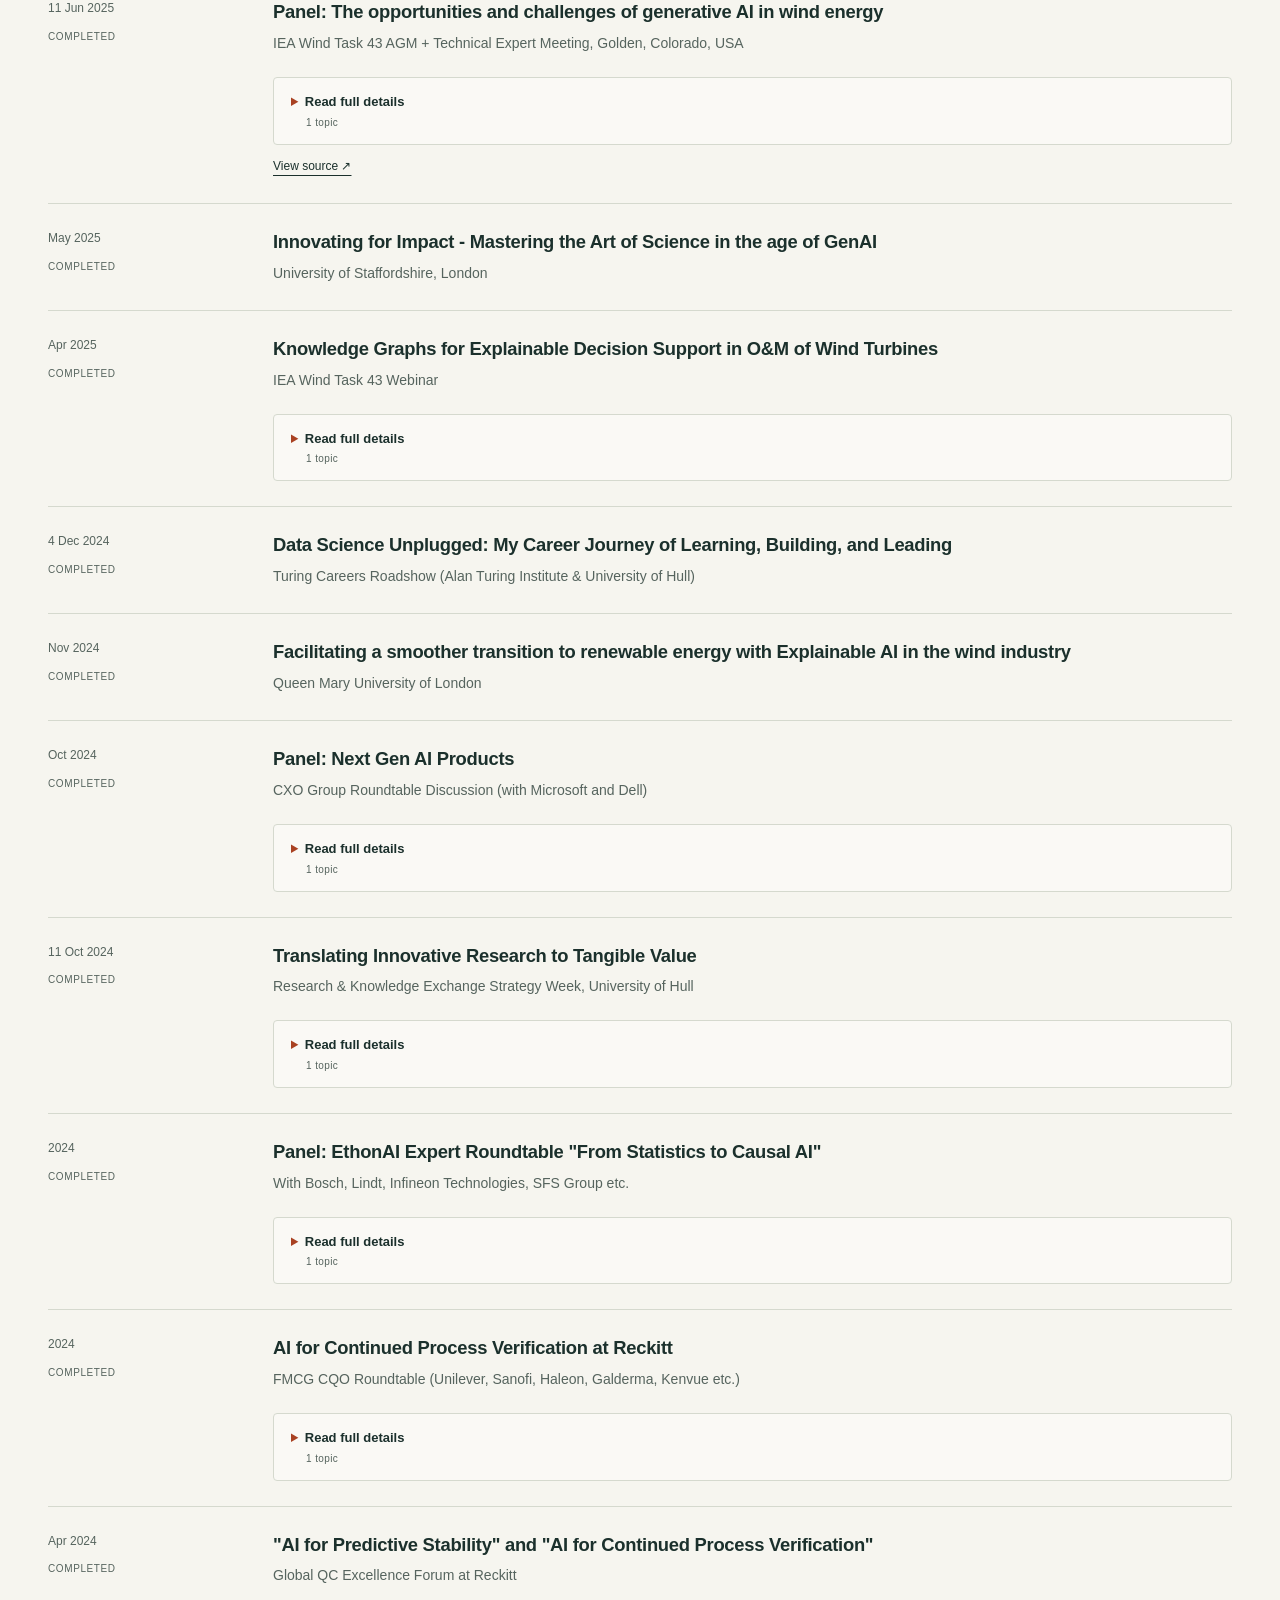
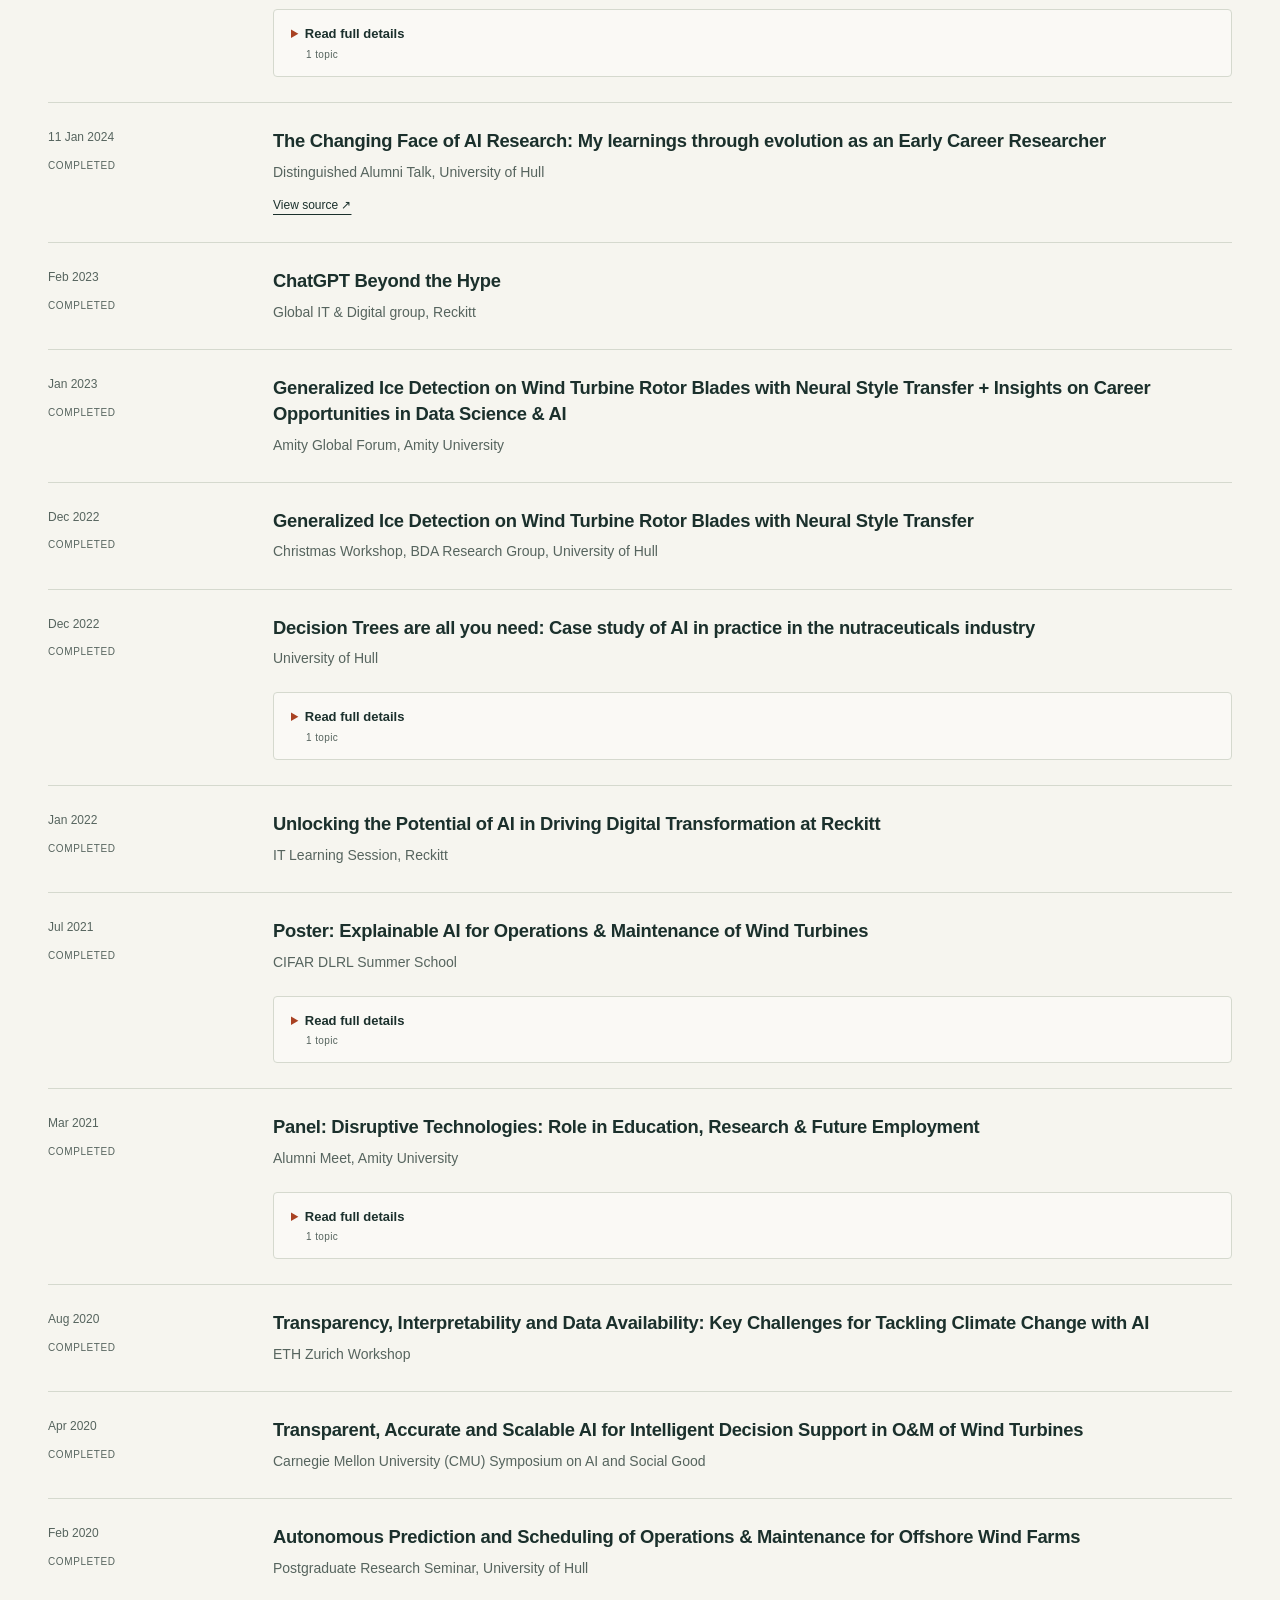
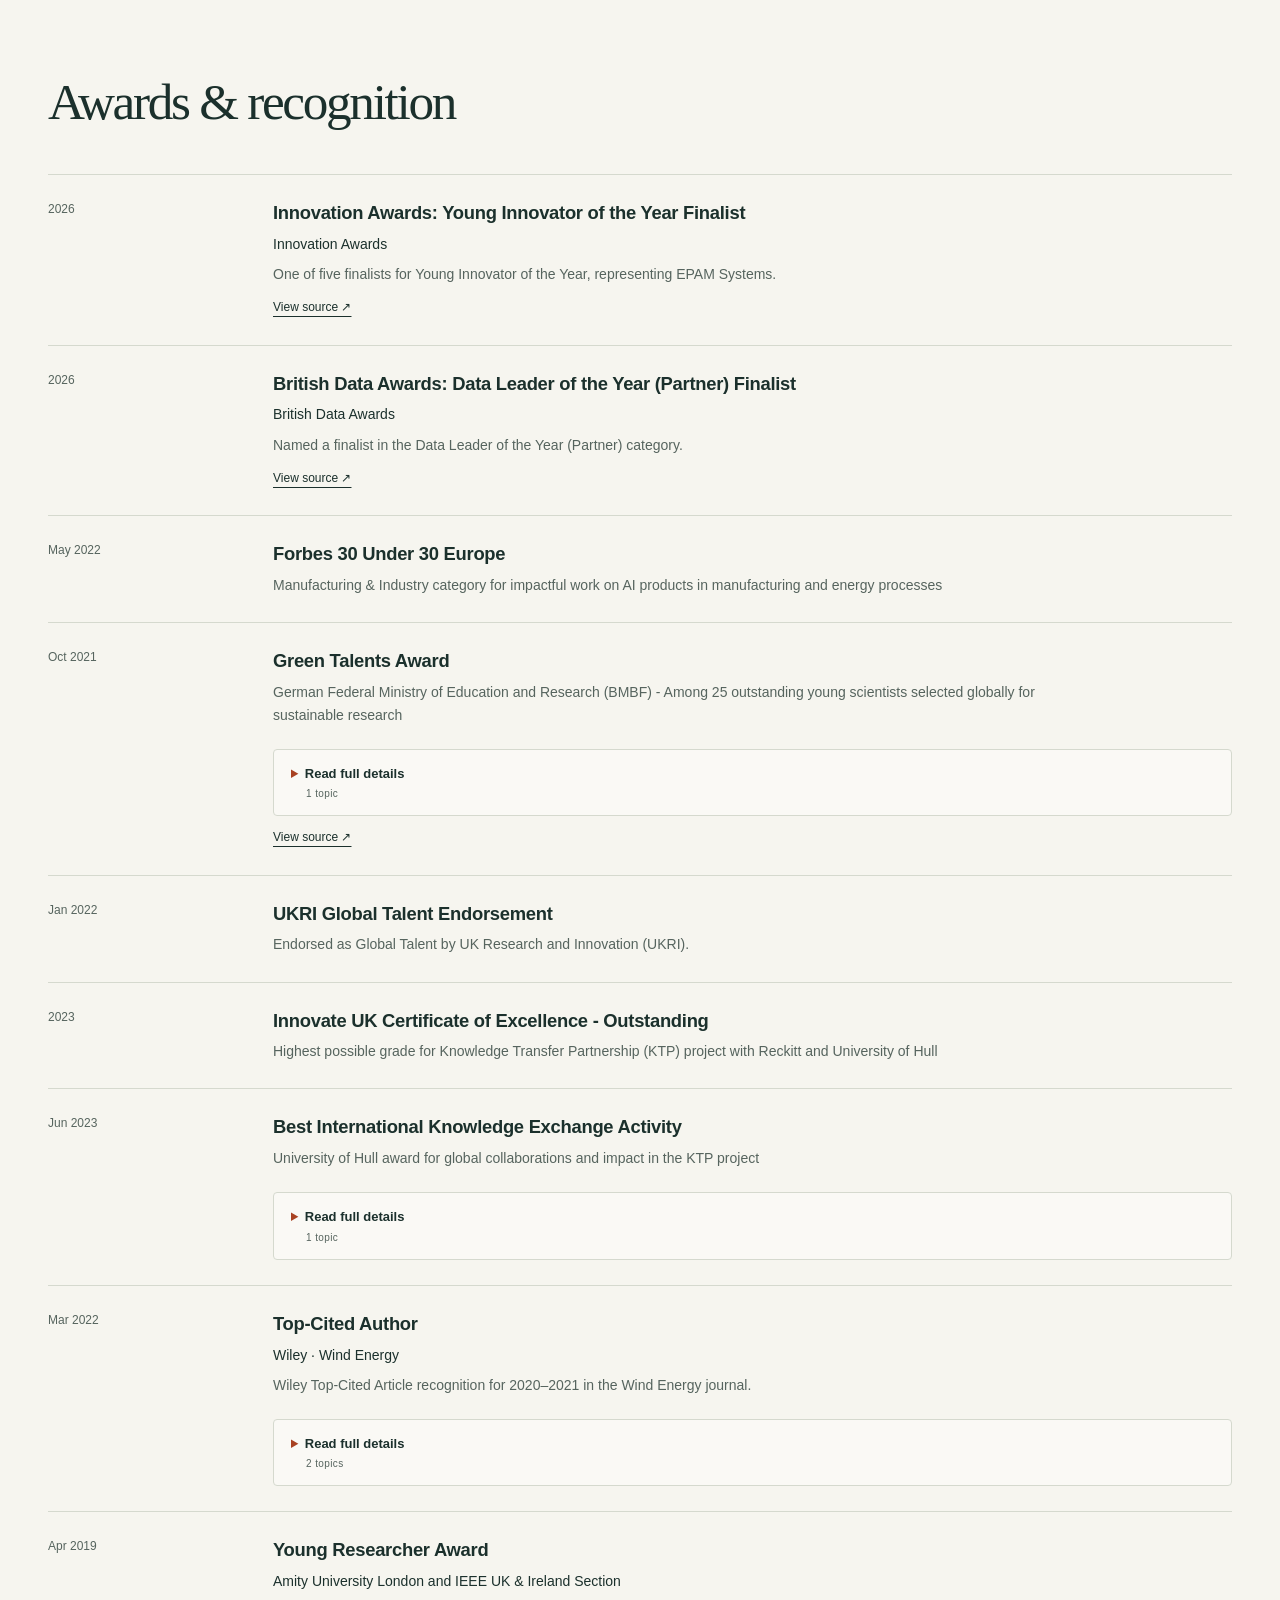
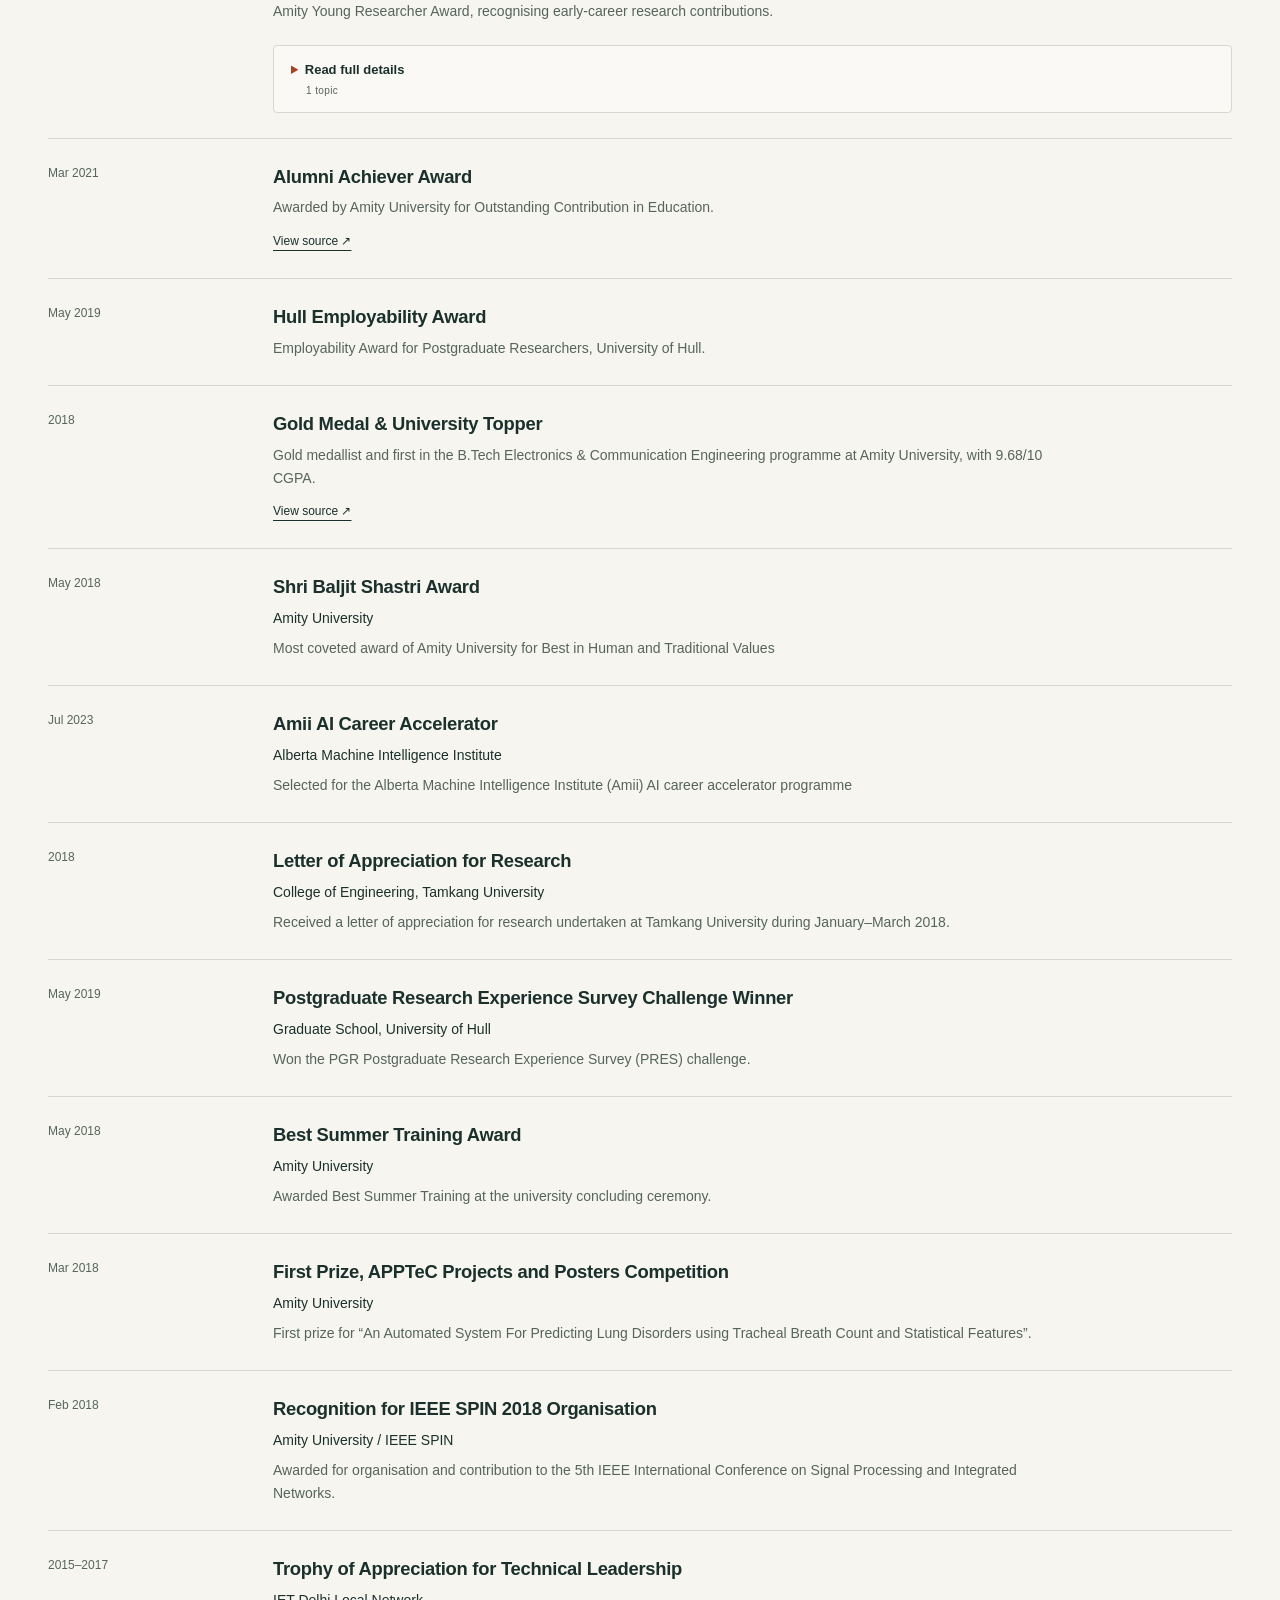
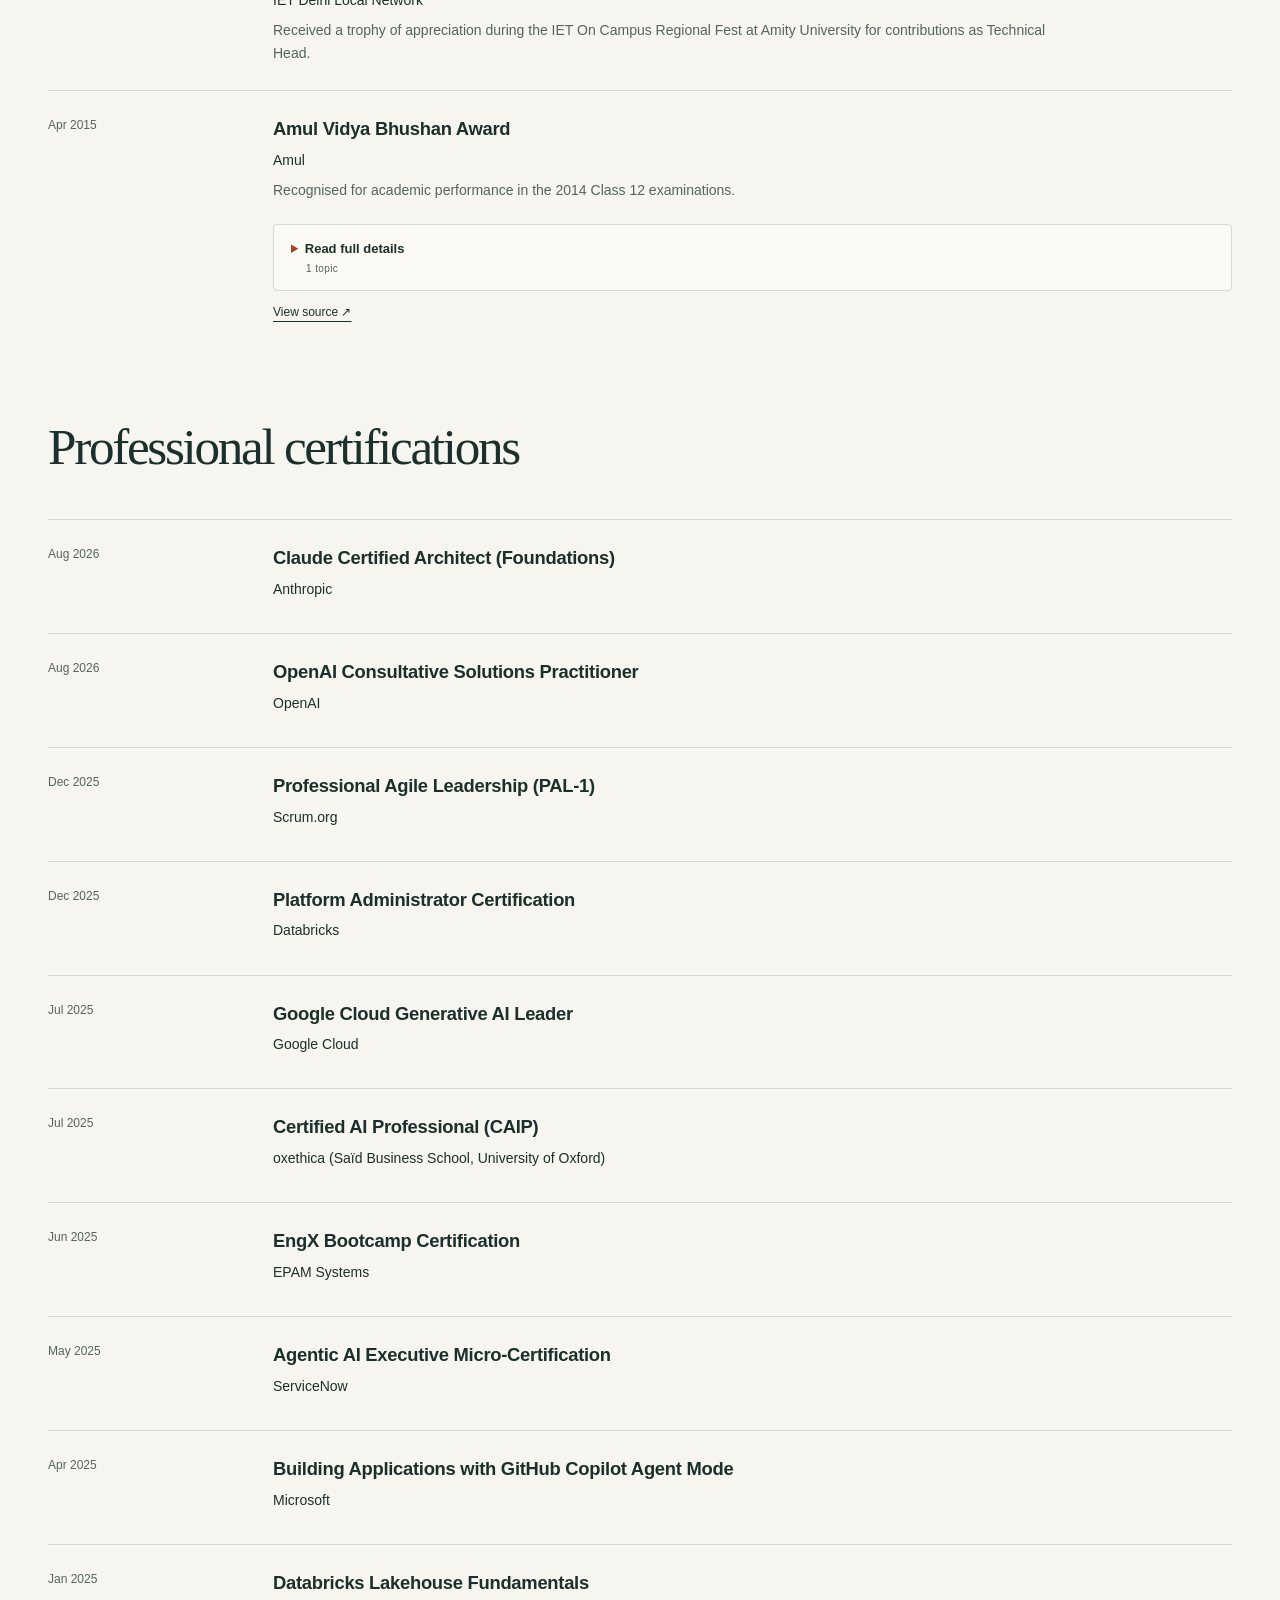
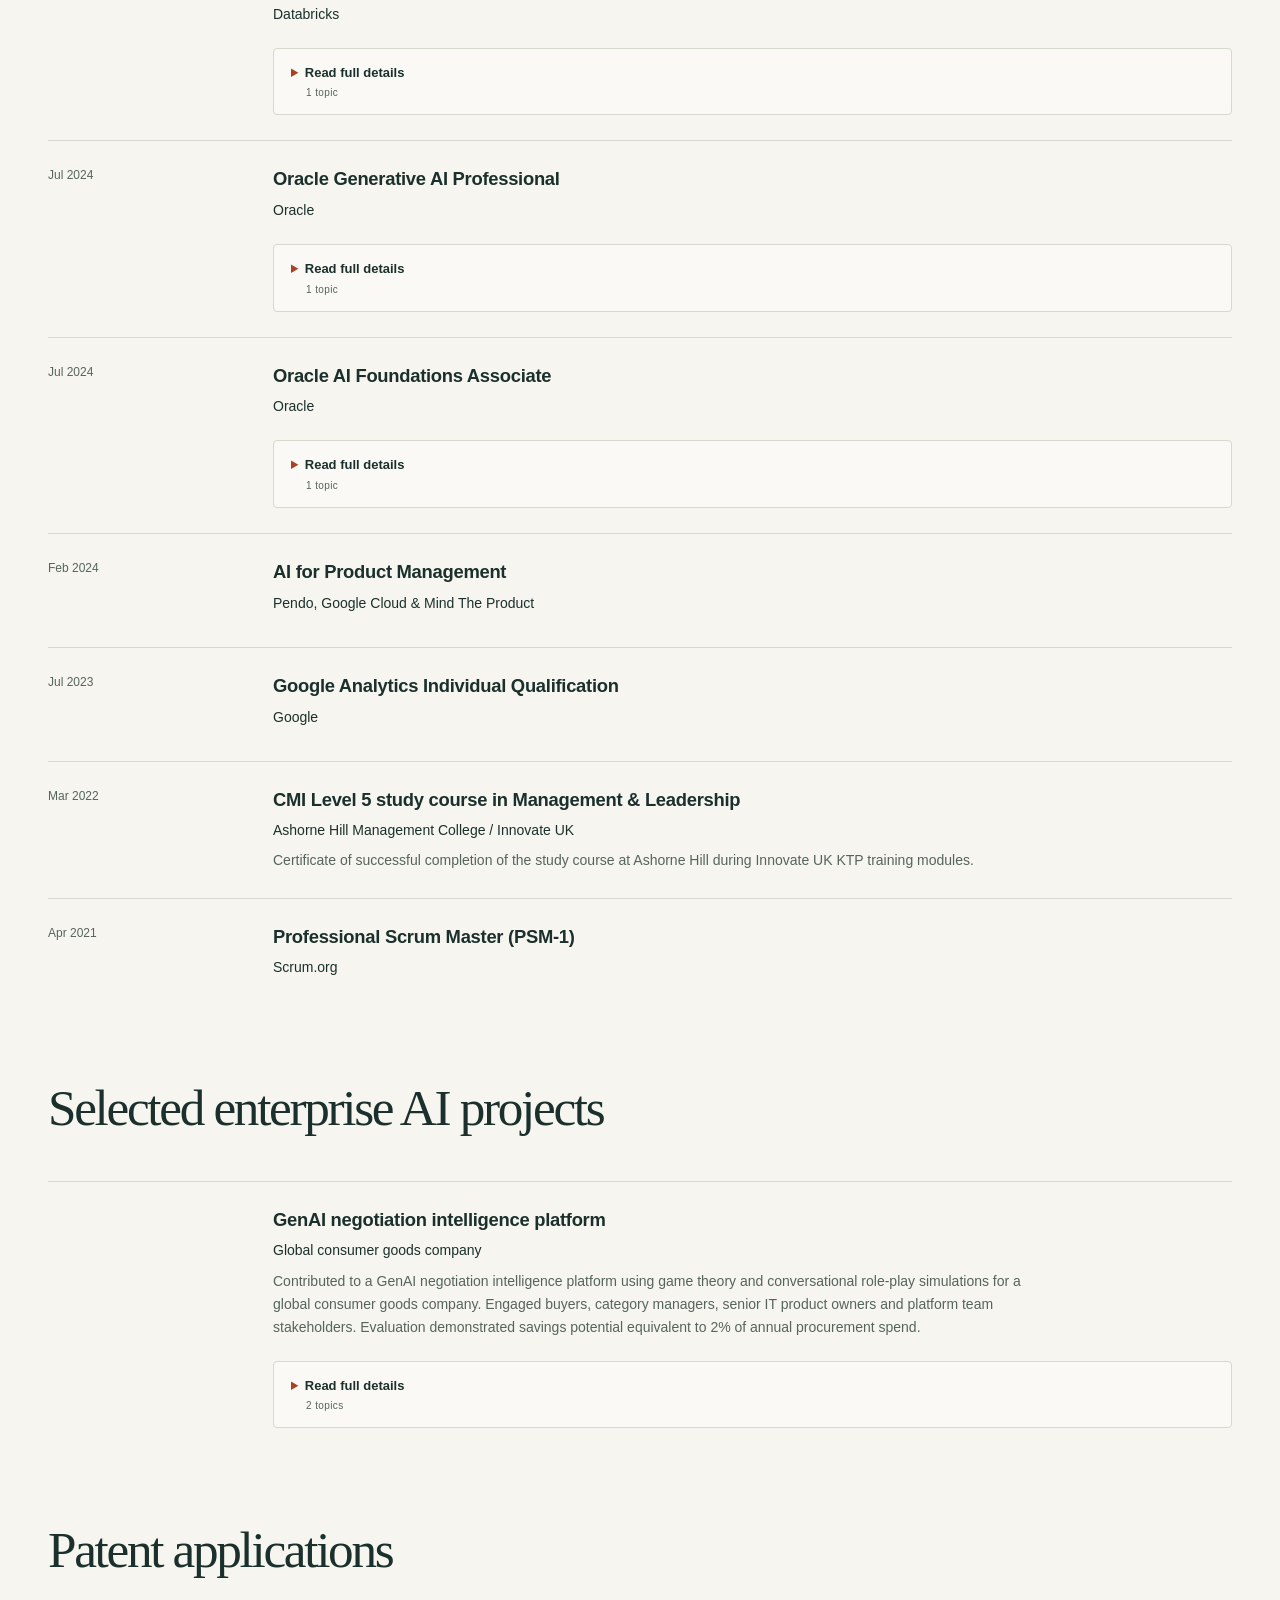
<file: profile.html>
<!doctype html>
<html lang="en">
<head>
<meta charset="utf-8">
<meta name="viewport" content="width=device-width,initial-scale=1">
<title>Profile | Dr. Joyjit Chatterjee</title>
<meta name="description" content="Career, education, talks and credentials of Dr. Joyjit Chatterjee">
<meta name="theme-color" content="#f6f5ef">
<link rel="canonical" href="https://joyjitchatterjee.github.io/profile.html">
<meta property="og:type" content="website">
<meta property="og:title" content="Profile | Dr. Joyjit Chatterjee">
<meta property="og:description" content="Career, education, talks and credentials of Dr. Joyjit Chatterjee">
<meta property="og:image" content="https://joyjitchatterjee.github.io/assets/images/forbes-summit.jpg">
<link rel="icon" href="assets/favicon.svg" type="image/svg+xml">
<link rel="stylesheet" href="assets/site.css?v=9bdf441ece1a">
<script src="assets/site.js?v=bd5a354df83c" defer></script>
<script src="assets/experience.js?v=0034a3a4070b" defer></script>
</head>
<body>
<a class="skip" href="#main">Skip to content</a>
<header class="site-header"><nav class="wrap nav" aria-label="Main navigation"><a class="brand" href="index.html" aria-label="Dr. Joyjit Chatterjee home"><span class="monogram">jc<span>·</span></span><span>Joyjit Chatterjee<span class="brand-sub">AI STRATEGY · PRODUCTS · INNOVATION</span></span></a><button class="menu-button" aria-expanded="false" aria-controls="nav-links" type="button">Menu <span>+</span></button><div id="nav-links" class="nav-links"><a href="index.html#work">Work</a><a href="index.html#feedback">Leadership</a><a href="index.html#speaking">Speaking</a><a href="research.html">Publications</a><a href="profile.html">Profile</a><a class="nav-contact" href="#contact">Get in touch ↗</a></div></nav></header>
<main id="main"><section class="page-intro wrap"><p class="eyebrow">Background & credentials</p><h1>A career connecting<br>research and industry.</h1><p class="lede">I work at the intersection of AI strategy, product development and enterprise operations. As Lead Data Scientist at EPAM Systems, I lead AI/ML engagements, help shape opportunities and delivery teams, and work with senior stakeholders on value, adoption and governance. Previously at Reckitt, I translated research into a production application for product shelf-life prediction and developed analytics for manufacturing and supply operations. My work combines hands-on technical depth with cross-functional delivery, mentoring and industry–academic collaboration. I hold a PhD in Computer Science from the University of Hull and am a Distinguished Visiting Fellow at Loughborough University.</p><div class="actions"><button class="button secondary" id="expand-details" type="button" aria-pressed="false">Expand all details</button><button class="button" id="print-profile" type="button">Print / save as PDF</button><a class="text-link" href="research.html">Publications →</a></div><p class="profile-guide">Explore the summaries below, open any entry for its full detail, or expand all entries. Printing includes the detailed content.</p><nav class="section-links" aria-label="Profile sections"><a href="#experience">Experience</a><a href="#appointments">Appointments</a><a href="#education">Education</a><a href="#reviews">Academic service</a><a href="#talks">Talks</a><a href="#awards">Awards</a><a href="#certifications">Certifications</a><a href="#cpd">Professional development</a><a href="#press">Media</a><a href="#extramural">Mentoring</a><a href="#skills">Technical skills</a><a href="#patents">Patent applications</a><a href="#scholarships">Funding</a><a href="#memberships">Memberships</a></nav></section><div class="wrap online-profiles"><a href="https://orcid.org/0000-0003-2672-3832">ORCID ↗</a><a href="https://www.researchgate.net/profile/Joyjit-Chatterjee">ResearchGate ↗</a><a href="https://joyjitece.medium.com">Medium ↗</a></div><section id="experience" class="section wrap"><div class="section-heading"><h2>Experience</h2></div><article class="record" id="experience-lead-data-scientist"><div class="date">Jan 2025 - Present</div><div><h3>Lead Data Scientist</h3><p class="organization">EPAM Systems, London, UK</p><p>Lead AI/ML consulting and delivery for Fortune 500 and FTSE 250 organisations across R&amp;D, manufacturing, procurement and supply services. Contribute to multi-million-pound engagements across Europe and North America, from use-case discovery, proposals and proof of value to delivery and governance. Help assemble project teams through technical and project interviews, mentor data scientists and senior data scientists, and work with senior leaders and domain experts.</p><details class="cv-details" data-cv-details><summary>Read responsibilities, projects &amp; technologies<span class="detail-count">4 topics</span></summary><div class="detail-content"><section class="detail-group"><h4>Client delivery and opportunity development</h4><ul><li>Direct client delivery projects for Reckitt and Syngenta Group.</li><li>Supported the EPAM team with pitching and identifying ML and GenAI use cases for Qatar Airways, Unilever, Barry Callebaut, Brussels Airport Company, Cleveland Clinic Abu Dhabi, Adidas, Co-op, Currys and PPG Industries.</li><li>Supported pre-sales through solution pitches, RFP responses for new and existing accounts, and project planning.</li></ul></section><section class="detail-group"><h4>AI strategy, products and delivery</h4><ul><li>Lead AI/ML solution development across R&amp;D, manufacturing, procurement and supply services for Fortune 500 and FTSE 250 organisations within the UK and Western Europe AI/ML Consulting team.</li><li>Contribute to multi-million-pound data science engagements across Europe and North America, working with cross-functional global teams, client senior leadership and subject-matter experts.</li><li>Identify suitable business use cases, data streams, modelling approaches and governance strategies for decision support, cost efficiency and speed to market.</li><li>Work across strategy and governance, proof of concept, proof of value and end-to-end AI consulting, including GenAI engineering, data analytics and data science.</li></ul></section><section class="detail-group"><h4>Teams and knowledge sharing</h4><ul><li>Conduct technical and project interviews to help hire and assemble business analysts, data scientists and data engineers for client projects.</li><li>Mentor data scientists and senior data scientists.</li><li>Author articles for EPAM’s Supply Chain Management community, co-organise educational AI workshops for clients and review editorial content for the GenAI-X community.</li></ul></section><section class="detail-group"><h4>Technology and implementation</h4><ul><li>LLMs, retrieval-augmented generation (RAG), agentic AI, LangChain, PhiData, CrewAI and Azure OpenAI Service.</li><li>Python, Retool, Postman, pgAdmin and APIs for end-to-end AI/ML and GenAI solutions.</li></ul></section></div></details></div></article><article class="record" id="experience-it-digital-data-scientist-supply-chain-senior-business-analyst"><div class="date">Oct 2023 - Dec 2024</div><div><h3>IT &amp; Digital Data Scientist - Supply Chain / Senior Business Analyst</h3><p class="organization">Reckitt (formerly Reckitt Benckiser Group PLC), Hull, UK</p><p>Developed manufacturing analytics for continued process verification, connecting SAP, quality, environmental and process data. Supported the adoption of causal AI across factories and contributed to approximately 30% waste reduction in major UK factories. Built decision-support tools for logistics consolidation and Agile capacity planning, engaged quality and IT leadership, and mentored graduates and interns. Predictive analytics demonstrated savings potential of up to £300k per year in evaluation.</p><details class="cv-details" data-cv-details><summary>Read responsibilities, projects &amp; technologies<span class="detail-count">6 topics</span></summary><div class="detail-content"><section class="detail-group"><h4>Business scope and cross-functional delivery</h4><ul><li>Worked with IT&amp;D, R&amp;D, Supply and Global Data Science teams across the UK, USA, India and Poland on pharmaceutical and nutraceutical brands including Nurofen, Strepsils and Airborne, supporting a multi-billion-pound portfolio.</li><li>Presented AI innovation outcomes to the SVP Quality and SVP IT&amp;D Supply, and engaged the CIO and Global Data Science team through Reckitt’s AI/ML Community of Practice.</li></ul></section><section class="detail-group"><h4>Manufacturing quality, waste and operational performance</h4><ul><li>Developed a scalable data model for Continued Process Verification (CPV), covering formulation and packaging, manufacturing stages, input raw-material attributes and finished-product outputs.</li><li>Integrated SAP, environmental management, quality-control and historian process-parameter data with input from subject-matter experts across Europe and North America.</li><li>Performed exploratory analysis, preprocessing, statistical analysis, nonlinear predictive modelling, root-cause analysis and causal inference. Evaluation demonstrated savings potential of up to £300k per year.</li><li>Contributed to approximately 30% waste reduction in major UK factories and to the adoption of data-led continuous improvement in manufacturing and quality control.</li><li>Targeted the availability, quality and performance components of Overall Equipment Effectiveness through predictive maintenance, CPV, predictive stability and real-time insights, with an emphasis on reducing raw-material and packaging waste.</li></ul></section><section class="detail-group"><h4>Operational tools and accessible insights</h4><ul><li>Used open-source LLMs through Ollama and LangChain to turn complex manufacturing analytics into explanations accessible to subject-matter experts.</li><li>Built models for Agile team capacity and resource planning using historical Program Increment data, user stories and feature counts.</li><li>Developed a Cost-to-Serve logistics tool to identify shipment consolidation opportunities and convert Less than Truck Load (LTL) into Full Truck Load (FTL).</li></ul></section><section class="detail-group"><h4>Adoption, proof of value and connected initiatives</h4><ul><li>Led the IT&amp;D contribution to adopting a causal-AI manufacturing analytics platform, supporting factory proof-of-value demonstrations, data transformations and strategic engagement with subject-matter experts.</li><li>Expanded predictive stability analysis by connecting Ongoing Stability Studies data from SAP and QC Supply with the existing R&amp;D model built using LIMS data.</li><li>Initiated a predictive-maintenance proof of concept using factory condition-monitoring data.</li><li>Supported manufacturing colleagues in encouraging augmented- and virtual-reality adoption for predictive maintenance and training operations and maintenance personnel.</li></ul></section><section class="detail-group"><h4>Industry forums, responsible AI and mentoring</h4><ul><li>Represented Reckitt at the FMCG CQO Roundtable alongside quality leaders from Unilever, ELC Europe, Sanofi, Haleon, Galderma and Kenvue.</li><li>Joined the EthonAI expert roundtable “From Statistics to Causal AI” with industry leaders from Bosch, Lindt, Infineon Technologies and SFS Group.</li><li>Presented at internal forums including the Global QC Excellence Forum and delivered talks in Global QC workshops.</li><li>Contributed case studies for Responsible AI training, educated supply-chain colleagues through workshops, and mentored graduates and interns while delegating appropriate tasks.</li></ul></section><section class="detail-group"><h4>Research contribution: trustworthy AI for manufacturing</h4><ul><li>Coauthored “How Multimodal Data Can Enable Scalable and Trustworthy AI in Factories of The Future” with Rajendra Shankaran and Nina Dethlefs, published as a HAL preprint in September 2024. The paper lists Reckitt affiliations for both industry coauthors and the University of Hull for Dethlefs.</li><li>Proposed a holistic manufacturing data model connecting R&amp;D, production, quality and logistics to support equipment effectiveness, process verification, predictive stability and cost-to-serve decisions. The perspective emphasises domain-expert validation, explainability and human oversight.</li></ul></section></div></details></div></article><article class="record" id="experience-it-digital-data-scientist-r-d-ktp-associate"><div class="date">Oct 2021 - Sep 2023</div><div><h3>IT &amp; Digital Data Scientist - R&amp;D / KTP Associate</h3><p class="organization">Reckitt (formerly Reckitt Benckiser Group PLC), Hull, UK</p><p>Led the AI workstream of a jointly funded Innovate UK Knowledge Transfer Partnership, translating chemistry and laboratory research into a shelf-life prediction application. Worked across R&amp;D, data science, engineering and UI/UX teams on models, accessible interfaces and cloud deployment. Helped shape the longer-term use of AI in product design and testing and supported adoption through workshops and leadership engagement. The partnership received an Outstanding grade; evaluation demonstrated potential annual savings of $780k and 10,000 lab hours.</p><details class="cv-details" data-cv-details><summary>Read responsibilities, projects &amp; technologies<span class="detail-count">5 topics</span></summary><div class="detail-content"><section class="detail-group"><h4>Partnership and recognised delivery</h4><ul><li>Led the AI workstream in a $200k jointly funded Knowledge Transfer Partnership between Reckitt and the University of Hull, supported by Innovate UK and UKRI.</li><li>The partnership received Innovate UK’s Certificate of Excellence with an Outstanding rating, the highest possible grade.</li></ul></section><section class="detail-group"><h4>From research to a usable AI product</h4><ul><li>Developed an AI application for decision support in shelf-life prediction of healthcare products, estimating active-ingredient overage early in development.</li><li>Worked from model development through production application development, including accessible interfaces and user experience, collaborating with Reckitt’s Global Data Science team on cloud deployment.</li><li>Combined laboratory data with chemistry knowledge to improve stability prediction and formulation optimisation, including limited-data settings, for pharmaceutical and nutraceutical products.</li><li>Collaborated with R&amp;D scientists, ML engineers, data scientists and UI/UX developers across North America and Europe to plan development and meet milestones and deliverables.</li></ul></section><section class="detail-group"><h4>Evaluation and resource efficiency</h4><ul><li>Evaluation demonstrated potential annual reductions of approximately $780k in stability-testing costs and 10,000 laboratory hours, with potential energy savings of more than 2,000 kWh per year.</li><li>Helped reduce raw-material waste by predicting early which new formulations were likely to fail intended shelf-life specifications.</li><li>Coauthored a poster accepted for Reckitt’s first Science Inside Symposium, organised by the Chief R&amp;D Officer in Hull.</li></ul></section><section class="detail-group"><h4>AI adoption and longer-term strategy</h4><ul><li>Helped shape a long-term plan for intelligent data analysis in product design and testing, translating research into commercially useful corporate applications.</li><li>Investigated explainable AI components to make predictions transparent and build understanding of the domain.</li><li>Supported AI awareness and uptake through TechTalks with senior leadership including the CIO, presentations to the SVP IT&amp;D R&amp;D, and cohosting AI forums for the IT&amp;D R&amp;D group.</li><li>Developed colleagues’ data and AI capabilities through learning sessions, specialist workshops and regular discussion.</li></ul></section><section class="detail-group"><h4>Data scale and decision-support workflow</h4><ul><li>The Hull presentation reports approximately 60,000 stability-result data points, more than 1,000 stability studies and 66 analytes.</li><li>The application predicts the shelf-life of active ingredients during new-product development and existing-product optimisation. Predictive outputs support formulation decisions alongside laboratory stability studies.</li></ul></section></div></details></div></article><article class="record" id="experience-postdoctoral-researcher"><div class="date">Oct 2021 - Oct 2023</div><div><h3>Postdoctoral Researcher</h3><p class="organization">University of Hull, Hull, UK</p><p>Pursued R&amp;D in hybrid AI models combining laboratory data with chemistry domain-specific knowledge for pharmaceutical and nutraceutical product development. Collaborated with Reckitt on R&amp;D NPD &amp; EPD applications. Contributed to recruitment panels, PhD co-supervision and talks for undergraduate and postgraduate students.</p><details class="cv-details" data-cv-details><summary>Read responsibilities, projects &amp; technologies<span class="detail-count">2 topics</span></summary><div class="detail-content"><section class="detail-group"><h4>Applied research and knowledge transfer</h4><ul><li>Developed hybrid AI models combining LIMS laboratory data with domain-specific chemistry information, including SMILES molecular fingerprints of active pharmaceutical ingredients.</li><li>Collaborated with Reckitt through the KTP on accelerating new and existing pharmaceutical and nutraceutical product development in the FMCG industry.</li><li>Translated academic findings into commercially useful solutions and communicated technical concepts to academic and industry stakeholders.</li><li>Documented research through technical reports and publications.</li></ul></section><section class="detail-group"><h4>Academic leadership and developing researchers</h4><ul><li>Served on recruitment panels interviewing postdoctoral researchers and research associates in data analytics, data science and AI.</li><li>Mentored PhD students as a co-supervisor and delivered talks to BSc and MSc students, including through Hull’s Centre of Excellence for Data Science, Artificial Intelligence and Modelling (DAIM).</li></ul></section></div></details></div></article><article class="record" id="experience-visiting-researcher"><div class="date">Jun 2022 - Aug 2022</div><div><h3>Visiting Researcher</h3><p class="organization">University of Bremen, Bremen, Germany</p><p>Visiting research stay at the University of Bremen as part of the Green Talents Award from the German Federal Ministry of Education and Research (BMBF). Collaborated on sustainable AI and energy research.</p><details class="cv-details" data-cv-details><summary>Read responsibilities, projects &amp; technologies<span class="detail-count">1 topic</span></summary><div class="detail-content"><section class="detail-group"><h4>Green Talents research visit and EisAuge</h4><ul><li>Research visit supported by the German Federal Ministry of Education and Research’s Green Talents Award, with virtual work in June–July 2022 and an in-person stay in July–August 2022.</li><li>Worked on the EisAuge project, developing deep-learning and transfer-learning approaches for detecting ice on wind turbine blades.</li><li>Developed a generalised ice-detection system designed to transfer predictions across wind farms when trained on data from a single, distinct farm.</li></ul></section></div></details></div></article><article class="record" id="experience-phd-student-researcher"><div class="date">Sep 2018 - Sep 2021</div><div><h3>PhD Student-Researcher</h3><p class="organization">University of Hull, Hull, UK</p><p>Conducted doctoral research on &quot;Explainable AI for Operations &amp; Maintenance of Wind Turbines&quot; under the supervision of Dr. Nina Dethlefs. Developed novel AI techniques for fault detection, diagnosis, and prognosis using SCADA data.</p><details class="cv-details" data-cv-details><summary>Read responsibilities, projects &amp; technologies<span class="detail-count">2 topics</span></summary><div class="detail-content"><section class="detail-group"><h4>Explainable decision support for offshore wind</h4><ul><li>Applied deep learning to turbine sensor (SCADA) data and alarm records to support engineers and technicians in wind turbine operations and maintenance.</li><li>Investigated anomaly prediction, maintenance planning and condition-based monitoring to improve reliability and reduce downtime and operations and maintenance costs.</li><li>Used natural language generation, temporal causal inference and knowledge graphs to explain anomalies, plan maintenance and generate understandable decision-support reports.</li><li>Developed a complete question-answering system combining AI models with a domain-specific knowledge graph for interactive maintenance decision support.</li></ul></section><section class="detail-group"><h4>Collaboration and dissemination</h4><ul><li>Collaborated with wind-farm operators and research organisations including ORE Catapult.</li><li>Worked within the Aura Wind Energy PhD Cluster and Hull’s Dependable Intelligent Systems / Big Data Analytics Research Group.</li><li>Presented research internally and externally, including Aura events and the Big Data Analytics Research Group’s annual workshop.</li></ul></section></div></details></div></article><article class="record" id="experience-technology-intern"><div class="date">Jul 2020 - Aug 2020</div><div><h3>Technology Intern</h3><p class="organization">Bright Network, London, UK</p><p>Technology internship as part of Internship Experience UK programme. Focused on Agile Software Development, Communications, Product Development Planning and Testing &amp; Deployment for incorporating Facial Verification technology into existing banking apps.</p><details class="cv-details" data-cv-details><summary>Read responsibilities, projects &amp; technologies<span class="detail-count">1 topic</span></summary><div class="detail-content"><section class="detail-group"><h4>Technology internship programme</h4><ul><li>Participated in Bright Network’s Internship Experience UK technology programme.</li><li>Worked on Agile software development, communication, product-development planning and management, and testing and deployment for adding facial verification to banking applications.</li></ul></section></div></details></div></article><article class="record" id="experience-research-assistant"><div class="date">Mar 2018 - Sep 2018</div><div><h3>Research Assistant</h3><p class="organization">Amity University, Noida, India</p><p>Served as academic mentor and researcher, guiding undergraduate students in Electronics and Communication as well as Computer Science Engineering on their final year dissertations specialising in Artificial Intelligence for real-world applications, collaborating and publishing Scopus indexed papers in Computer Science &amp; Engineering.</p><details class="cv-details" data-cv-details><summary>Read responsibilities, projects &amp; technologies<span class="detail-count">1 topic</span></summary><div class="detail-content"><section class="detail-group"><h4>Research and undergraduate mentoring</h4><ul><li>Mentored final-year Electronics and Communication Engineering and Computer Science Engineering students on AI applications, collaborating on Scopus-indexed research publications.</li><li>Worked with principal investigator Prof. Anu Mehra, contributing expertise in machine learning and deep learning to student projects.</li><li>Delivered talks on explainable AI and its real-world applications as part of panels on disruptive technologies.</li></ul></section></div></details></div></article><article class="record" id="experience-research-intern"><div class="date">Jan 2018 - Mar 2018</div><div><h3>Research Intern</h3><p class="organization">Tamkang University, Taipei, Taiwan</p><p>Research internship funded by the Ministry of Education, Taiwan as part of TEEP@India program. Designed a software application for recognizing emotions in human speech signals using data analytics, machine learning and signal processing.</p><details class="cv-details" data-cv-details><summary>Read responsibilities, projects &amp; technologies<span class="detail-count">1 topic</span></summary><div class="detail-content"><section class="detail-group"><h4>Speech analysis and recognition</h4><ul><li>Worked on machine learning, pattern recognition and signal processing in the TEEP@India research programme funded by Taiwan’s Ministry of Education.</li><li>Designed a software application for automated real-time recognition of emotions in speech, combining predictive machine learning and audio signal processing.</li></ul></section></div></details></div></article><article class="record" id="experience-system-verilog-trainee"><div class="date">May 2017 - Jul 2017</div><div><h3>System Verilog Trainee</h3><p class="organization">Mentor Graphics (A Siemens Business), Noida, India</p><p>Selected among 30 students from across India for the Mentor Higher Education Program on Verification of Electronic Design and Systems using System Verilog. Designed projects including Universal Asynchronous Receiver Transmitter, RISC Microprocessors, and FIFO buffer.</p><details class="cv-details" data-cv-details><summary>Read responsibilities, projects &amp; technologies<span class="detail-count">1 topic</span></summary><div class="detail-content"><section class="detail-group"><h4>Electronic design and verification</h4><ul><li>Selected among 30 students across India for the Mentor Higher Education Program on verification of electronic designs and systems using SystemVerilog.</li><li>Used Verilog in projects involving a Universal Asynchronous Receiver Transmitter, 8-bit and 16-bit RISC microprocessors and a First-In-First-Out buffer.</li></ul></section></div></details></div></article></section><section id="appointments" class="section wrap"><div class="section-heading"><h2>Visiting appointments</h2></div><article class="record" id="appointments-distinguished-visiting-fellow"><div class="date">Mar 2026 – Present</div><div><h3>Distinguished Visiting Fellow</h3><p class="organization">Loughborough University</p><p>Contribute to research embedding and industry impact in the Language &amp; Data Research Group, including industry–academic collaboration and research impact development. Previously Visiting Academic, Mar 2025 – Feb 2026.</p><details class="cv-details" data-cv-details><summary>Read full details<span class="detail-count">2 topics</span></summary><div class="detail-content"><section class="detail-group"><h4>Distinguished Visiting Fellow, March 2026 onwards</h4><ul><li>Voluntary appointment in the Language &amp; Data Research Group recognising past and continuing contributions to AI embedding through publications, guest lectures and advice on industry–academic collaboration.</li></ul></section><section class="detail-group"><h4>Visiting Academic, March 2025 to February 2026</h4><ul><li>Invited as an industry expert to support research embedding and impact creation for students and academics.</li><li>Provided voluntary insights at the intersection of AI, natural language processing and sustainability, with an emphasis on ethical, inclusive and internationally impactful research.</li><li>Delivered guest lectures and invited talks, advised on the Research Excellence Framework, and offered mentoring and career guidance to PhD students and researchers.</li></ul></section></div></details></div></article><article class="record" id="appointments-visiting-academic"><div class="date">Oct 2023 – Present</div><div><h3>Visiting Academic</h3><p class="organization">University of Hull</p><p>AI and data science research collaboration, industry–academic knowledge exchange and careers mentoring.</p><details class="cv-details" data-cv-details><summary>Read full details<span class="detail-count">1 topic</span></summary><div class="detail-content"><section class="detail-group"><h4>Research impact, teaching and careers</h4><ul><li>Provide voluntary career advice to students and collaborate on research dissemination with Hull’s Big Data Analytics Research Group.</li><li>Deliver guest lectures and Computer Science talks as an invited industry expert in AI/ML, particularly through DAIM.</li><li>Continue industry–academic collaboration following the KTP, helping Hull and Reckitt develop evidence for research impact case studies, including the Research Excellence Framework.</li></ul></section></div></details></div></article></section><section id="education" class="section wrap"><div class="section-heading"><h2>Education</h2></div><article class="record" id="education-phd-in-computer-science"><div class="date">Sep 2018 - Sep 2021</div><div><h3>PhD in Computer Science</h3><p class="organization">University of Hull, UK</p><p>Doctoral research in explainable AI and interactive decision support for wind turbine operations and maintenance.</p><details class="cv-details" data-cv-details><summary>Read full details<span class="detail-count">2 topics</span></summary><div class="detail-content"><section class="detail-group"><h4>Doctoral research</h4><ul><li>Thesis: The Blessings of Explainable AI in Operations &amp; Maintenance of Wind Turbines.</li><li>Research project: Autonomous Prediction and Scheduling of Operations and Maintenance for Offshore Wind Farms, within the Aura Innovation Centre and University of Hull PhD scholarship cluster.</li><li>Research group: Dependable Intelligent Systems / Big Data Analytics.</li></ul></section><section class="detail-group"><h4>Supervision and examination</h4><ul><li>Primary supervisor: Dr Nina Dethlefs. Co-supervisor: Dr Alex Turner, University of Nottingham. Panel chair: Prof. Yiannis Papadopoulos.</li><li>External examiner: Dr James Carroll, University of Strathclyde. Internal examiner: Dr Yongqiang Cheng, University of Hull.</li></ul></section></div></details></div></article><article class="record" id="education-pgdip-research-training"><div class="date">Sep 2018 - Jan 2021</div><div><h3>PGDip Research Training</h3><p class="organization">University of Hull, UK</p><p>Postgraduate Diploma in Research Training completed alongside the PhD programme.</p><details class="cv-details" data-cv-details><summary>Read full details<span class="detail-count">1 topic</span></summary><div class="detail-content"><section class="detail-group"><h4>Research training programme</h4><ul><li>Completed 120 credits at Level 7 (Master’s level) through the Doctoral College’s Postgraduate Training Scheme, alongside doctoral research.</li></ul></section></div></details></div></article><article class="record" id="education-b-tech-in-electronics-communication-engineering"><div class="date">2014 - 2018</div><div><h3>B.Tech in Electronics &amp; Communication Engineering</h3><p class="organization">Amity University, Noida, India</p><p>CGPA: 9.68/10. First Division with Distinction; University Topper and Gold Medallist in B.Tech Electronics and Communication Engineering.</p><details class="cv-details" data-cv-details><summary>Read full details<span class="detail-count">1 topic</span></summary><div class="detail-content"><section class="detail-group"><h4>Academic achievement</h4><ul><li>First Division with Distinction, CGPA 9.68/10. University topper and gold medallist in Electronics and Communication Engineering.</li></ul></section></div></details></div></article></section><section id="talks" class="section wrap"><div class="section-heading"><h2>Talks & appearances</h2></div><article class="record talk" id="talks-can-we-trust-ai"><div class="date">10 Nov 2026<span class="status completed">completed</span></div><div><h3>Can we trust AI?</h3><p>Barclays Eagle Labs &amp; Cyber London, London</p><details class="cv-details" data-cv-details><summary>Read full details<span class="detail-count">1 topic</span></summary><div class="detail-content"><section class="detail-group"><h4>Panel contribution</h4><ul><li>Discussed agentic AI in factories of the future, connected labs and tactical procurement at Barclays Innovation Hub, London, in a panel organised by Cyber London and Barclays.</li></ul></section></div></details><a class="record-source" href="https://bsky.app/profile/joyjitchat.bsky.social/post/3n24caf3iak25">View source ↗</a></div></article><article class="record talk" id="talks-graph-grounded-multimodal-agent-for-trustworthy-power-line-operations-and-maintenance"><div class="date">25 Oct 2026<span class="status completed">completed</span></div><div><h3>Graph-Grounded Multimodal Agent for Trustworthy Power-Line Operations and Maintenance</h3><p>GLOW workshop at ISWC 2026, Bari, Italy</p></div></article><article class="record talk" id="talks-autonomous-vehicles-legal-ethical-frameworks-in-autonomous-vehicle-technology"><div class="date">19 Oct 2026<span class="status attended">attended</span></div><div><h3>Autonomous Vehicles: Legal &amp; Ethical Frameworks in Autonomous Vehicle Technology</h3><p>House of Lords, UK Parliament: invited guest at an evidence session</p></div></article><article class="record talk" id="talks-knowledge-representation-and-reasoning-in-ai-for-safety-critical-engineering-applications"><div class="date">5 Mar 2026<span class="status completed">completed</span></div><div><h3>Knowledge Representation and Reasoning in AI for Safety-Critical Engineering Applications</h3><p>School of Computer Science, Loughborough University, Leicestershire, UK</p></div></article><article class="record talk" id="talks-genai-with-knowledge-graphs-for-interactive-decision-support-in-the-wind-industry"><div class="date">Nov 2025<span class="status completed">completed</span></div><div><h3>GenAI with Knowledge Graphs for Interactive Decision Support in the Wind Industry</h3><p>Masterclass in Business Analytics, Queen Mary University of London</p><details class="cv-details" data-cv-details><summary>Read full details<span class="detail-count">1 topic</span></summary><div class="detail-content"><section class="detail-group"><h4>Event context</h4><ul><li>Invited talk for the Masterclass in Business Analytics, School of Business &amp; Management, Queen Mary University of London.</li></ul></section></div></details></div></article><article class="record talk" id="talks-automated-question-answering-for-interactive-decision-support-in-operations-maintenance-of-wind-turbines"><div class="date">Jun 2025<span class="status completed">completed</span></div><div><h3>Automated Question-Answering for Interactive Decision Support in Operations &amp; Maintenance of Wind Turbines</h3><p>IEA Wind Task 43 Annual General Meeting, Golden, Colorado, USA</p></div></article><article class="record talk" id="talks-panel-the-opportunities-and-challenges-of-generative-ai-in-wind-energy"><div class="date">11 Jun 2025<span class="status completed">completed</span></div><div><h3>Panel: The opportunities and challenges of generative AI in wind energy</h3><p>IEA Wind Task 43 AGM + Technical Expert Meeting, Golden, Colorado, USA</p><details class="cv-details" data-cv-details><summary>Read full details<span class="detail-count">1 topic</span></summary><div class="detail-content"><section class="detail-group"><h4>Organiser report and photograph</h4><ul><li>The IEA Wind Task 43 organiser report identifies Joyjit as a panel participant alongside representatives from Microsoft, NREL, Siemens and OST.</li></ul></section></div></details><a class="record-source" href="https://iea-wind.org/task43-agm2025-report/">View source ↗</a></div></article><article class="record talk" id="talks-innovating-for-impact-mastering-the-art-of-science-in-the-age-of-genai"><div class="date">May 2025<span class="status completed">completed</span></div><div><h3>Innovating for Impact - Mastering the Art of Science in the age of GenAI</h3><p>University of Staffordshire, London</p></div></article><article class="record talk" id="talks-knowledge-graphs-for-explainable-decision-support-in-o-m-of-wind-turbines"><div class="date">Apr 2025<span class="status completed">completed</span></div><div><h3>Knowledge Graphs for Explainable Decision Support in O&amp;M of Wind Turbines</h3><p>IEA Wind Task 43 Webinar</p><details class="cv-details" data-cv-details><summary>Read full details<span class="detail-count">1 topic</span></summary><div class="detail-content"><section class="detail-group"><h4>Webinar context</h4><ul><li>Invited contribution to the IEA Wind Task 43 webinar “Connecting the Dots: An Introduction to Knowledge Graphs for Industry and Academia”.</li></ul></section></div></details></div></article><article class="record talk" id="talks-data-science-unplugged-my-career-journey-of-learning-building-and-leading"><div class="date">4 Dec 2024<span class="status completed">completed</span></div><div><h3>Data Science Unplugged: My Career Journey of Learning, Building, and Leading</h3><p>Turing Careers Roadshow (Alan Turing Institute &amp; University of Hull)</p></div></article><article class="record talk" id="talks-facilitating-a-smoother-transition-to-renewable-energy-with-explainable-ai-in-the-wind-industry"><div class="date">Nov 2024<span class="status completed">completed</span></div><div><h3>Facilitating a smoother transition to renewable energy with Explainable AI in the wind industry</h3><p>Queen Mary University of London</p></div></article><article class="record talk" id="talks-panel-next-gen-ai-products"><div class="date">Oct 2024<span class="status completed">completed</span></div><div><h3>Panel: Next Gen AI Products</h3><p>CXO Group Roundtable Discussion (with Microsoft and Dell)</p><details class="cv-details" data-cv-details><summary>Read full details<span class="detail-count">1 topic</span></summary><div class="detail-content"><section class="detail-group"><h4>Panel context</h4><ul><li>Invited panellist at the CXO Group roundtable alongside industry leaders from Microsoft and Dell.</li></ul></section></div></details></div></article><article class="record talk" id="talks-translating-innovative-research-to-tangible-value"><div class="date">11 Oct 2024<span class="status completed">completed</span></div><div><h3>Translating Innovative Research to Tangible Value</h3><p>Research &amp; Knowledge Exchange Strategy Week, University of Hull</p><details class="cv-details" data-cv-details><summary>Read full details<span class="detail-count">1 topic</span></summary><div class="detail-content"><section class="detail-group"><h4>Presentation focus</h4><ul><li>Presented experience as a KTP Associate, connecting AI research with shelf-life prediction and product-development decisions at Reckitt.</li><li>The supplied photographs show the talk at the University of Hull, with the R&amp;D application and its evaluation-based business case on the presentation slides.</li></ul></section></div></details></div></article><article class="record talk" id="talks-panel-ethonai-expert-roundtable-from-statistics-to-causal-ai"><div class="date">2024<span class="status completed">completed</span></div><div><h3>Panel: EthonAI Expert Roundtable &quot;From Statistics to Causal AI&quot;</h3><p>With Bosch, Lindt, Infineon Technologies, SFS Group etc.</p><details class="cv-details" data-cv-details><summary>Read full details<span class="detail-count">1 topic</span></summary><div class="detail-content"><section class="detail-group"><h4>Panel context</h4><ul><li>Invited panellist alongside industry leaders from Bosch, Lindt, Infineon Technologies and SFS Group.</li></ul></section></div></details></div></article><article class="record talk" id="talks-ai-for-continued-process-verification-at-reckitt"><div class="date">2024<span class="status completed">completed</span></div><div><h3>AI for Continued Process Verification at Reckitt</h3><p>FMCG CQO Roundtable (Unilever, Sanofi, Haleon, Galderma, Kenvue etc.)</p><details class="cv-details" data-cv-details><summary>Read full details<span class="detail-count">1 topic</span></summary><div class="detail-content"><section class="detail-group"><h4>Audience</h4><ul><li>Delivered a talk at the FMCG CQO Roundtable to quality leaders from Unilever, ELC Europe, Sanofi, Haleon, Galderma and Kenvue.</li></ul></section></div></details></div></article><article class="record talk" id="talks-ai-for-predictive-stability-and-ai-for-continued-process-verification"><div class="date">Apr 2024<span class="status completed">completed</span></div><div><h3>&quot;AI for Predictive Stability&quot; and &quot;AI for Continued Process Verification&quot;</h3><p>Global QC Excellence Forum at Reckitt</p><details class="cv-details" data-cv-details><summary>Read full details<span class="detail-count">1 topic</span></summary><div class="detail-content"><section class="detail-group"><h4>Audience</h4><ul><li>Presented to Reckitt global QC/QA teams, including the SVP and Global Head of Quality, at the Global QC Excellence Forum.</li></ul></section></div></details></div></article><article class="record talk" id="talks-the-changing-face-of-ai-research-my-learnings-through-evolution-as-an-early-career-researcher"><div class="date">11 Jan 2024<span class="status completed">completed</span></div><div><h3>The Changing Face of AI Research: My learnings through evolution as an Early Career Researcher</h3><p>Distinguished Alumni Talk, University of Hull</p><a class="record-source" href="https://www.linkedin.com/posts/joyjitchatterjee_alumnitalk-artificialintelligence-machinelearning-activity-7151220370199429120-_UxD">View source ↗</a></div></article><article class="record talk" id="talks-chatgpt-beyond-the-hype"><div class="date">Feb 2023<span class="status completed">completed</span></div><div><h3>ChatGPT Beyond the Hype</h3><p>Global IT &amp; Digital group, Reckitt</p></div></article><article class="record talk" id="talks-generalized-ice-detection-on-wind-turbine-rotor-blades-with-neural-style-transfer-insights-on-career-opportunities-in-data-science-ai"><div class="date">Jan 2023<span class="status completed">completed</span></div><div><h3>Generalized Ice Detection on Wind Turbine Rotor Blades with Neural Style Transfer + Insights on Career Opportunities in Data Science &amp; AI</h3><p>Amity Global Forum, Amity University</p></div></article><article class="record talk" id="talks-generalized-ice-detection-on-wind-turbine-rotor-blades-with-neural-style-transfer"><div class="date">Dec 2022<span class="status completed">completed</span></div><div><h3>Generalized Ice Detection on Wind Turbine Rotor Blades with Neural Style Transfer</h3><p>Christmas Workshop, BDA Research Group, University of Hull</p></div></article><article class="record talk" id="talks-decision-trees-are-all-you-need-case-study-of-ai-in-practice-in-the-nutraceuticals-industry"><div class="date">Dec 2022<span class="status completed">completed</span></div><div><h3>Decision Trees are all you need: Case study of AI in practice in the nutraceuticals industry</h3><p>University of Hull</p><details class="cv-details" data-cv-details><summary>Read full details<span class="detail-count">1 topic</span></summary><div class="detail-content"><section class="detail-group"><h4>Audience</h4><ul><li>Delivered to undergraduate students in data science and AI at the University of Hull.</li></ul></section></div></details></div></article><article class="record talk" id="talks-unlocking-the-potential-of-ai-in-driving-digital-transformation-at-reckitt"><div class="date">Jan 2022<span class="status completed">completed</span></div><div><h3>Unlocking the Potential of AI in Driving Digital Transformation at Reckitt</h3><p>IT Learning Session, Reckitt</p></div></article><article class="record talk" id="talks-poster-explainable-ai-for-operations-maintenance-of-wind-turbines"><div class="date">Jul 2021<span class="status completed">completed</span></div><div><h3>Poster: Explainable AI for Operations &amp; Maintenance of Wind Turbines</h3><p>CIFAR DLRL Summer School</p><details class="cv-details" data-cv-details><summary>Read full details<span class="detail-count">1 topic</span></summary><div class="detail-content"><section class="detail-group"><h4>Summer school presentation</h4><ul><li>Poster presented at the DLRL Summer School organised by CIFAR, Amii, Mila and the Vector Institute.</li></ul></section></div></details></div></article><article class="record talk" id="talks-panel-disruptive-technologies-role-in-education-research-future-employment"><div class="date">Mar 2021<span class="status completed">completed</span></div><div><h3>Panel: Disruptive Technologies: Role in Education, Research &amp; Future Employment</h3><p>Alumni Meet, Amity University</p><details class="cv-details" data-cv-details><summary>Read full details<span class="detail-count">1 topic</span></summary><div class="detail-content"><section class="detail-group"><h4>Contribution</h4><ul><li>Delivered “Explainable AI and its real-world applications” within the panel on AI, robotics, IoT and 5G at the Electronics and Communication Engineering alumni meet.</li></ul></section></div></details></div></article><article class="record talk" id="talks-transparency-interpretability-and-data-availability-key-challenges-for-tackling-climate-change-with-ai"><div class="date">Aug 2020<span class="status completed">completed</span></div><div><h3>Transparency, Interpretability and Data Availability: Key Challenges for Tackling Climate Change with AI</h3><p>ETH Zurich Workshop</p></div></article><article class="record talk" id="talks-transparent-accurate-and-scalable-ai-for-intelligent-decision-support-in-o-m-of-wind-turbines"><div class="date">Apr 2020<span class="status completed">completed</span></div><div><h3>Transparent, Accurate and Scalable AI for Intelligent Decision Support in O&amp;M of Wind Turbines</h3><p>Carnegie Mellon University (CMU) Symposium on AI and Social Good</p></div></article><article class="record talk" id="talks-autonomous-prediction-and-scheduling-of-operations-maintenance-for-offshore-wind-farms"><div class="date">Feb 2020<span class="status completed">completed</span></div><div><h3>Autonomous Prediction and Scheduling of Operations &amp; Maintenance for Offshore Wind Farms</h3><p>Postgraduate Research Seminar, University of Hull</p></div></article></section><section id="awards" class="section wrap"><div class="section-heading"><h2>Awards & recognition</h2></div><article class="record" id="awards-innovation-awards-young-innovator-of-the-year-finalist"><div class="date">2026</div><div><h3>Innovation Awards: Young Innovator of the Year Finalist</h3><p class="organization">Innovation Awards</p><p>One of five finalists for Young Innovator of the Year, representing EPAM Systems.</p><a class="record-source" href="https://bsky.app/profile/joyjitchat.bsky.social/post/3n2azgtu67c2z">View source ↗</a></div></article><article class="record" id="awards-british-data-awards-data-leader-of-the-year-partner-finalist"><div class="date">2026</div><div><h3>British Data Awards: Data Leader of the Year (Partner) Finalist</h3><p class="organization">British Data Awards</p><p>Named a finalist in the Data Leader of the Year (Partner) category.</p><a class="record-source" href="https://predatech.co.uk/british-data-awards-2026-finalists/">View source ↗</a></div></article><article class="record" id="awards-forbes-30-under-30-europe"><div class="date">May 2022</div><div><h3>Forbes 30 Under 30 Europe</h3><p class="organization"></p><p>Manufacturing &amp; Industry category for impactful work on AI products in manufacturing and energy processes</p></div></article><article class="record" id="awards-green-talents-award"><div class="date">Oct 2021</div><div><h3>Green Talents Award</h3><p class="organization"></p><p>German Federal Ministry of Education and Research (BMBF) - Among 25 outstanding young scientists selected globally for sustainable research</p><details class="cv-details" data-cv-details><summary>Read full details<span class="detail-count">1 topic</span></summary><div class="detail-content"><section class="detail-group"><h4>Research recognition and exchange</h4><ul><li>Recognised for doctoral research at the University of Hull and its potential contribution to sustainable development.</li><li>The award included a funded research stay in Germany and meetings with German scientists and researchers.</li></ul></section></div></details><a class="record-source" href="https://www.greentalents.de/awardees_awardees2021_joyjit-chatterjee.php">View source ↗</a></div></article><article class="record" id="awards-ukri-global-talent-endorsement"><div class="date">Jan 2022</div><div><h3>UKRI Global Talent Endorsement</h3><p class="organization"></p><p>Endorsed as Global Talent by UK Research and Innovation (UKRI).</p></div></article><article class="record" id="awards-innovate-uk-certificate-of-excellence-outstanding"><div class="date">2023</div><div><h3>Innovate UK Certificate of Excellence - Outstanding</h3><p class="organization"></p><p>Highest possible grade for Knowledge Transfer Partnership (KTP) project with Reckitt and University of Hull</p></div></article><article class="record" id="awards-best-international-knowledge-exchange-activity"><div class="date">Jun 2023</div><div><h3>Best International Knowledge Exchange Activity</h3><p class="organization"></p><p>University of Hull award for global collaborations and impact in the KTP project</p><details class="cv-details" data-cv-details><summary>Read full details<span class="detail-count">1 topic</span></summary><div class="detail-content"><section class="detail-group"><h4>Award certificate</h4><ul><li>The University of Hull Knowledge Exchange Awards certificate names Dr Joyjit Chatterjee as the winner for Best International KE Activity, recognising KTP activity. The certificate is dated 21 June 2023.</li></ul></section></div></details></div></article><article class="record" id="awards-top-cited-author"><div class="date">Mar 2022</div><div><h3>Top-Cited Author</h3><p class="organization">Wiley · Wind Energy</p><p>Wiley Top-Cited Article recognition for 2020–2021 in the Wind Energy journal.</p><details class="cv-details" data-cv-details><summary>Read full details<span class="detail-count">2 topics</span></summary><div class="detail-content"><section class="detail-group"><h4>Recognition context</h4><ul><li>The certificate shown in Amity’s official alumni magazine recognises a top-cited article in 2020–2021. This is journal-specific recognition, not an overall global author ranking.</li></ul></section><section class="detail-group"><h4>Recognised publication</h4><ul><li>The Wiley certificate identifies “Deep learning with knowledge transfer for explainable anomaly prediction in wind turbines” as a Top Cited Article for 2020–2021 in Wind Energy.</li></ul></section></div></details></div></article><article class="record" id="awards-young-researcher-award"><div class="date">Apr 2019</div><div><h3>Young Researcher Award</h3><p class="organization">Amity University London and IEEE UK &amp; Ireland Section</p><p>Amity Young Researcher Award, recognising early-career research contributions.</p><details class="cv-details" data-cv-details><summary>Read full details<span class="detail-count">1 topic</span></summary><div class="detail-content"><section class="detail-group"><h4>Award attribution</h4><ul><li>The public LinkedIn awards record names Amity University London and IEEE UK &amp; Ireland Section jointly. Amity’s ECE department also records the Young Researcher Award from IEEE UK &amp; Ireland.</li></ul></section></div></details></div></article><article class="record" id="awards-alumni-achiever-award"><div class="date">Mar 2021</div><div><h3>Alumni Achiever Award</h3><p class="organization"></p><p>Awarded by Amity University for Outstanding Contribution in Education.</p><a class="record-source" href="https://amiconnect.amity.edu/wp-content/uploads/2023/04/AlumniActivityReport_AY_20-21_compressed.pdf">View source ↗</a></div></article><article class="record" id="awards-hull-employability-award"><div class="date">May 2019</div><div><h3>Hull Employability Award</h3><p class="organization"></p><p>Employability Award for Postgraduate Researchers, University of Hull.</p></div></article><article class="record" id="awards-gold-medal-university-topper"><div class="date">2018</div><div><h3>Gold Medal &amp; University Topper</h3><p class="organization"></p><p>Gold medallist and first in the B.Tech Electronics &amp; Communication Engineering programme at Amity University, with 9.68/10 CGPA.</p><a class="record-source" href="https://amiconnect.amity.edu/wp-content/uploads/2023/04/AlumniActivityReport_AY_20-21_compressed.pdf">View source ↗</a></div></article><article class="record" id="awards-shri-baljit-shastri-award"><div class="date">May 2018</div><div><h3>Shri Baljit Shastri Award</h3><p class="organization">Amity University</p><p>Most coveted award of Amity University for Best in Human and Traditional Values</p></div></article><article class="record" id="awards-amii-ai-career-accelerator"><div class="date">Jul 2023</div><div><h3>Amii AI Career Accelerator</h3><p class="organization">Alberta Machine Intelligence Institute</p><p>Selected for the Alberta Machine Intelligence Institute (Amii) AI career accelerator programme</p></div></article><article class="record" id="awards-letter-of-appreciation-for-research"><div class="date">2018</div><div><h3>Letter of Appreciation for Research</h3><p class="organization">College of Engineering, Tamkang University</p><p>Received a letter of appreciation for research undertaken at Tamkang University during January–March 2018.</p></div></article><article class="record" id="awards-postgraduate-research-experience-survey-challenge-winner"><div class="date">May 2019</div><div><h3>Postgraduate Research Experience Survey Challenge Winner</h3><p class="organization">Graduate School, University of Hull</p><p>Won the PGR Postgraduate Research Experience Survey (PRES) challenge.</p></div></article><article class="record" id="awards-best-summer-training-award"><div class="date">May 2018</div><div><h3>Best Summer Training Award</h3><p class="organization">Amity University</p><p>Awarded Best Summer Training at the university concluding ceremony.</p></div></article><article class="record" id="awards-first-prize-apptec-projects-and-posters-competition"><div class="date">Mar 2018</div><div><h3>First Prize, APPTeC Projects and Posters Competition</h3><p class="organization">Amity University</p><p>First prize for “An Automated System For Predicting Lung Disorders using Tracheal Breath Count and Statistical Features”.</p></div></article><article class="record" id="awards-recognition-for-ieee-spin-2018-organisation"><div class="date">Feb 2018</div><div><h3>Recognition for IEEE SPIN 2018 Organisation</h3><p class="organization">Amity University / IEEE SPIN</p><p>Awarded for organisation and contribution to the 5th IEEE International Conference on Signal Processing and Integrated Networks.</p></div></article><article class="record" id="awards-trophy-of-appreciation-for-technical-leadership"><div class="date">2015–2017</div><div><h3>Trophy of Appreciation for Technical Leadership</h3><p class="organization">IET Delhi Local Network</p><p>Received a trophy of appreciation during the IET On Campus Regional Fest at Amity University for contributions as Technical Head.</p></div></article><article class="record" id="awards-amul-vidya-bhushan-award"><div class="date">Apr 2015</div><div><h3>Amul Vidya Bhushan Award</h3><p class="organization">Amul</p><p>Recognised for academic performance in the 2014 Class 12 examinations.</p><details class="cv-details" data-cv-details><summary>Read full details<span class="detail-count">1 topic</span></summary><div class="detail-content"><section class="detail-group"><h4>Supporting evidence</h4><ul><li>The supplied career collage includes a photograph with the Amul Vidya Bhushan certificate; the public LinkedIn awards record provides the April 2015 award date.</li></ul></section></div></details><a class="record-source" href="https://www.linkedin.com/in/joyjitchatterjee/">View source ↗</a></div></article></section><section id="certifications" class="section wrap"><div class="section-heading"><h2>Professional certifications</h2></div><article class="record" id="certifications-claude-certified-architect-foundations"><div class="date">Aug 2026</div><div><h3>Claude Certified Architect (Foundations)</h3><p class="organization">Anthropic</p><p></p></div></article><article class="record" id="certifications-openai-consultative-solutions-practitioner"><div class="date">Aug 2026</div><div><h3>OpenAI Consultative Solutions Practitioner</h3><p class="organization">OpenAI</p><p></p></div></article><article class="record" id="certifications-professional-agile-leadership-pal-1"><div class="date">Dec 2025</div><div><h3>Professional Agile Leadership (PAL-1)</h3><p class="organization">Scrum.org</p><p></p></div></article><article class="record" id="certifications-platform-administrator-certification"><div class="date">Dec 2025</div><div><h3>Platform Administrator Certification</h3><p class="organization">Databricks</p><p></p></div></article><article class="record" id="certifications-google-cloud-generative-ai-leader"><div class="date">Jul 2025</div><div><h3>Google Cloud Generative AI Leader</h3><p class="organization">Google Cloud</p><p></p></div></article><article class="record" id="certifications-certified-ai-professional-caip"><div class="date">Jul 2025</div><div><h3>Certified AI Professional (CAIP)</h3><p class="organization">oxethica (Saïd Business School, University of Oxford)</p><p></p></div></article><article class="record" id="certifications-engx-bootcamp-certification"><div class="date">Jun 2025</div><div><h3>EngX Bootcamp Certification</h3><p class="organization">EPAM Systems</p><p></p></div></article><article class="record" id="certifications-agentic-ai-executive-micro-certification"><div class="date">May 2025</div><div><h3>Agentic AI Executive Micro-Certification</h3><p class="organization">ServiceNow</p><p></p></div></article><article class="record" id="certifications-building-applications-with-github-copilot-agent-mode"><div class="date">Apr 2025</div><div><h3>Building Applications with GitHub Copilot Agent Mode</h3><p class="organization">Microsoft</p><p></p></div></article><article class="record" id="certifications-databricks-lakehouse-fundamentals"><div class="date">Jan 2025</div><div><h3>Databricks Lakehouse Fundamentals</h3><p class="organization">Databricks</p><p></p><details class="cv-details" data-cv-details><summary>Read full details<span class="detail-count">1 topic</span></summary><div class="detail-content"><section class="detail-group"><h4>Credential details</h4><ul><li>Academy Accreditation in Databricks Lakehouse Fundamentals.</li></ul></section></div></details></div></article><article class="record" id="certifications-oracle-generative-ai-professional"><div class="date">Jul 2024</div><div><h3>Oracle Generative AI Professional</h3><p class="organization">Oracle</p><p></p><details class="cv-details" data-cv-details><summary>Read full details<span class="detail-count">1 topic</span></summary><div class="detail-content"><section class="detail-group"><h4>Credential details</h4><ul><li>Oracle Cloud Infrastructure 2024 Generative AI Certified Professional.</li></ul></section></div></details></div></article><article class="record" id="certifications-oracle-ai-foundations-associate"><div class="date">Jul 2024</div><div><h3>Oracle AI Foundations Associate</h3><p class="organization">Oracle</p><p></p><details class="cv-details" data-cv-details><summary>Read full details<span class="detail-count">1 topic</span></summary><div class="detail-content"><section class="detail-group"><h4>Credential details</h4><ul><li>Oracle Cloud Infrastructure 2023 AI Certified Foundations Associate.</li></ul></section></div></details></div></article><article class="record" id="certifications-ai-for-product-management"><div class="date">Feb 2024</div><div><h3>AI for Product Management</h3><p class="organization">Pendo, Google Cloud &amp; Mind The Product</p><p></p></div></article><article class="record" id="certifications-google-analytics-individual-qualification"><div class="date">Jul 2023</div><div><h3>Google Analytics Individual Qualification</h3><p class="organization">Google</p><p></p></div></article><article class="record" id="certifications-cmi-level-5-study-course-in-management-leadership"><div class="date">Mar 2022</div><div><h3>CMI Level 5 study course in Management &amp; Leadership</h3><p class="organization">Ashorne Hill Management College / Innovate UK</p><p>Certificate of successful completion of the study course at Ashorne Hill during Innovate UK KTP training modules.</p></div></article><article class="record" id="certifications-professional-scrum-master-psm-1"><div class="date">Apr 2021</div><div><h3>Professional Scrum Master (PSM-1)</h3><p class="organization">Scrum.org</p><p></p></div></article></section><section id="selected-projects" class="section wrap"><div class="section-heading"><h2>Selected enterprise AI projects</h2></div><article class="record" id="selected-projects-genai-negotiation-intelligence-platform"><div class="date"></div><div><h3>GenAI negotiation intelligence platform</h3><p class="organization">Global consumer goods company</p><p>Contributed to a GenAI negotiation intelligence platform using game theory and conversational role-play simulations for a global consumer goods company. Engaged buyers, category managers, senior IT product owners and platform team stakeholders. Evaluation demonstrated savings potential equivalent to 2% of annual procurement spend.</p><details class="cv-details" data-cv-details><summary>Read full details<span class="detail-count">2 topics</span></summary><div class="detail-content"><section class="detail-group"><h4>Contribution and evaluated value</h4><ul><li>Worked on a GenAI negotiation intelligence platform supporting procurement negotiations.</li><li>Evaluation demonstrated savings potential equivalent to 2% of the company’s annual procurement spend. This represents potential benefits demonstrated in evaluation, not realised savings.</li></ul></section><section class="detail-group"><h4>Product approach and stakeholder engagement</h4><ul><li>Used game theory and conversational role-play simulations within the negotiation intelligence platform.</li><li>Engaged buyers and category managers, senior IT product owners and platform team stakeholders.</li></ul></section></div></details></div></article></section><section id="patents" class="section wrap"><div class="section-heading"><h2>Patent applications</h2></div><article class="record" id="patents-automatic-cooling-system-based-rabbit-hutch"><div class="date">2018</div><div><h3>Automatic cooling system-based rabbit hutch</h3><p class="organization">Indian Patent Office</p><p>Complete specifications filed. Thakur, A., Aggarwal, P. and Chatterjee, J. (2018) Indian Patent Office - Application No. 201811028105</p></div></article><article class="record" id="patents-an-intelligent-emergency-trigger-bracelet-for-alcohol-and-drug-induced-people"><div class="date">2018</div><div><h3>An intelligent emergency trigger bracelet for alcohol and drug induced people</h3><p class="organization">Indian Patent Office</p><p>Complete specifications filed. Chatterjee, J. and Thakur, A. (2018) Indian Patent Office - Application No. 201811002051</p></div></article><article class="record" id="patents-user-friendly-helpen-for-assisting-visually-challenged"><div class="date">2017</div><div><h3>User friendly HelPen for assisting visually challenged</h3><p class="organization">Indian Patent Office</p><p>Complete specifications filed. Chatterjee, J. (2017) Indian Patent Office - Application No. 201711011221</p></div></article></section><section id="reviews" class="section wrap"><div class="section-heading"><h2>Academic, editorial &amp; reviewing service</h2></div><article class="record" id="reviews-invited-expert-doctoral-examination-aptitude-colloquium-committee"><div class="date"></div><div><h3>Invited Expert: Doctoral Examination (Aptitude Colloquium) Committee</h3><p class="organization">ETH Zurich</p><p>Invited expert on a doctoral examination (aptitude colloquium) committee at ETH Zurich.</p></div></article><article class="record" id="reviews-co-editor-renewable-energy-transition-with-artificial-intelligence-challenge-driven-solutions"><div class="date">Dec 2025</div><div><h3>Co-editor: Renewable Energy Transition with Artificial Intelligence: Challenge-driven Solutions</h3><p class="organization">Wiley</p><p>Co-edited with Nina Dethlefs, coordinating contributions from academic and industrial institutions.</p><a class="record-source" href="https://onlinelibrary.wiley.com/doi/book/10.1002/9781394300068">View source ↗</a></div></article><article class="record" id="reviews-external-evaluator-and-reviewer-ngi-search"><div class="date">2023</div><div><h3>External Evaluator and Reviewer: NGI Search</h3><p class="organization">European Commission Horizon Europe programme</p><p>External evaluation and review for the Next-Generation Internet Search project.</p></div></article><article class="record" id="reviews-journal-reviews"><div class="date"></div><div><h3>Journal Reviews</h3><p class="organization"></p><p>Peer reviewer across AI, engineering, energy and health, including The Lancet Digital Health, Expert Systems with Applications and Artificial Intelligence Review.</p><details class="cv-details" data-cv-details><summary>Read full details<span class="detail-count">1 topic</span></summary><div class="detail-content"><section class="detail-group"><h4>Journals reviewed for</h4><ul><li>EURASIP Journal on Audio, Speech, and Music Processing</li><li>Expert Systems with Applications</li><li>The Journal of Supercomputing</li><li>The Lancet Digital Health</li><li>Applied Artificial Intelligence</li><li>Cell Reports Physical Science</li><li>Renewable and Sustainable Energy Reviews</li><li>Journal of Hydrometeorology</li><li>Artificial Intelligence Review</li><li>Energy and AI</li><li>Technology | Architecture + Design</li><li>Energies</li><li>Sensors</li><li>Journal of Marine Science</li><li>Computer Modeling in Engineering &amp; Sciences</li><li>Annals of Biomedical Engineering</li><li>PeerJ Computer Science</li></ul></section></div></details></div></article><article class="record" id="reviews-conference-reviewing-and-programme-committees"><div class="date"></div><div><h3>Conference reviewing and programme committees</h3><p class="organization">AI, energy and engineering conferences</p><p>Main-conference reviewing includes ICLR (2022–2024), NeurIPS (2022–2023) and ICML (2023). Programme committee member/reviewer for the 40th AAAI and 40th NeurIPS conferences, PAIS 2025 alongside ECAI, and EIA Nordic 2025. Additional reviewing includes IEEE IJCNN/FUZZ-IEEE/WCCI, IEEE SPIN, CSAE, ASME Energy Sustainability and ECIS.</p><details class="cv-details" data-cv-details><summary>Read full details<span class="detail-count">2 topics</span></summary><div class="detail-content"><section class="detail-group"><h4>Main conferences and programme committees</h4><ul><li>Programme committee member and reviewer for the 40th NeurIPS conference, Sydney, and the 40th AAAI conference, Singapore.</li><li>Programme committee member and reviewer for PAIS 2025 alongside ECAI in Bologna, and EIA Nordic 2025 in Stockholm.</li><li>Main research-track reviewer for ICLR 2022, 2023 and 2024; NeurIPS 2022 and 2023; and ICML 2023.</li><li>ICLR 2022 reviewing followed selection through its Reviewer Mentorship Program.</li><li>Reviewer for IJCNN and FUZZ-IEEE as part of IEEE WCCI 2022.</li><li>Reviewer for IEEE SPIN 2021, 2023 and 2024; CSAE 2021; ASME Energy Sustainability 2021; and ECIS 2019.</li></ul></section><section class="detail-group"><h4>AAAI 2026 official committee listing</h4><ul><li>Listed on the official AAAI 2026 Program Committee with EPAM Systems, Inc., UK affiliation.</li></ul></section></div></details></div></article><article class="record" id="reviews-technical-committee-member-nawea-windtech"><div class="date">2023</div><div><h3>Technical Committee Member: NAWEA/WindTech</h3><p class="organization">North American Wind Energy Academy</p><p>Technical committee service for the WindTech conference.</p><details class="cv-details" data-cv-details><summary>Read full details<span class="detail-count">1 topic</span></summary><div class="detail-content"><section class="detail-group"><h4>Conference context</h4><ul><li>Technical committee service for NAWEA WindTech 2023, supported by the US Department of Energy Wind Technologies Office and wind-energy research organisations including NREL.</li></ul></section></div></details></div></article><article class="record" id="reviews-climate-change-ai-workshop-committees-and-reviewing"><div class="date">2020–2025</div><div><h3>Climate Change AI workshop committees and reviewing</h3><p class="organization">Tackling Climate Change with Machine Learning</p><p>Programme committee and reviewing contributions to workshops at ICLR, ICML and NeurIPS, separate from main-conference reviewing.</p><details class="cv-details" data-cv-details><summary>Read full details<span class="detail-count">1 topic</span></summary><div class="detail-content"><section class="detail-group"><h4>Workshop service by event</h4><ul><li>ICLR Tackling Climate Change with Machine Learning workshop: programme committee member/reviewer in 2020, 2023, 2024 and 2025.</li><li>ICML Tackling Climate Change with Machine Learning workshop: programme committee member/reviewer in 2021 and 2023.</li><li>NeurIPS Tackling Climate Change with Machine Learning workshop: programme committee member/reviewer in 2020 and 2021; reviewer in 2022.</li></ul></section></div></details></div></article></section><section id="memberships" class="section wrap"><div class="section-heading"><h2>Professional memberships</h2></div><article class="record" id="memberships-miet"><div class="date"></div><div><h3>MIET</h3><p class="organization"></p><p>Member, Institution of Engineering and Technology</p></div></article><article class="record" id="memberships-mieee"><div class="date"></div><div><h3>MIEEE</h3><p class="organization"></p><p>Member, Institute of Electrical and Electronics Engineers</p></div></article><article class="record" id="memberships-mbcs"><div class="date"></div><div><h3>MBCS</h3><p class="organization"></p><p>Member, British Computer Society (BCS, The Chartered Institute for IT)</p></div></article><article class="record" id="memberships-ceng"><div class="date"></div><div><h3>CEng</h3><p class="organization"></p><p>Chartered Engineer, Institution of Engineers (India).</p></div></article><article class="record" id="memberships-isaac-newton-institute"><div class="date"></div><div><h3>Isaac Newton Institute</h3><p class="organization"></p><p>Junior Member, Isaac Newton Institute for Mathematical Sciences, Cambridge</p></div></article><article class="record" id="memberships-amie"><div class="date"></div><div><h3>AMIE</h3><p class="organization"></p><p>Associate Member, Institution of Engineers (India)</p></div></article><article class="record" id="memberships-machine-intelligence-labs"><div class="date"></div><div><h3>Machine Intelligence Labs</h3><p class="organization"></p><p>Member, Machine Intelligence Research Labs (USA)</p></div></article><article class="record" id="memberships-iet-tpn"><div class="date"></div><div><h3>IET TPN</h3><p class="organization"></p><p>Executive Committee Member, IET Multimedia Communications Technical Professional Network (2016-2019)</p><details class="cv-details" data-cv-details><summary>Read full details<span class="detail-count">1 topic</span></summary><div class="detail-content"><section class="detail-group"><h4>Recognition of professional service</h4><ul><li>An IET letter dated 17 May 2019 thanks me for three years of service on the Multimedia Communications Technical Network Executive Committee.</li></ul></section></div></details></div></article><article class="record" id="memberships-una-uk"><div class="date"></div><div><h3>UNA-UK</h3><p class="organization"></p><p>Student Member, United Nations Association UK</p></div></article><article class="record" id="memberships-aisb"><div class="date"></div><div><h3>AISB</h3><p class="organization"></p><p>Student Member, Society for the Study of Artificial Intelligence and Simulation of Behaviour</p></div></article><article class="record" id="memberships-indian-science-congress"><div class="date"></div><div><h3>Indian Science Congress</h3><p class="organization"></p><p>Life Member, Indian Science Congress Association</p></div></article></section><section id="press" class="section wrap"><div class="section-heading"><h2>Press &amp; media</h2></div><article class="record" id="press-forbes-30-under-30-europe-2022"><div class="date"></div><div><h3>Forbes 30 Under 30 Europe 2022</h3><p class="organization"></p><p>Forbes Featured in the Manufacturing &amp; Industry category of the Forbes 30 Under 30 Europe list for AI innovation in manufacturing and energy.</p></div></article><article class="record" id="press-ais-benefit-to-solar-and-wind-power-isnt-hot-air"><div class="date">Jun 2022</div><div><h3>AI’s Benefit to Solar and Wind Power Isn’t Hot Air</h3><p class="organization">IEEE Spectrum</p><p>Interview contribution on AI for renewable energy, trustworthy decisions and practical adoption.</p><a class="record-source" href="https://spectrum.ieee.org/climate-change-ai">View source ↗</a></div></article><article class="record" id="press-forbes-and-green-talents-recognition"><div class="date">Jun 2022</div><div><h3>Forbes and Green Talents recognition</h3><p class="organization">Commerce &amp; Industry Magazine</p><p>Coverage of AI, sustainability research and professional recognition.</p><a class="record-source" href="https://online.fliphtml5.com/eqgb/cnot/#p=39">View source ↗</a></div></article><article class="record" id="press-developing-countries-are-being-left-behind-in-the-ai-race-and-thats-a-problem-for-all-of-us"><div class="date">Apr 2022</div><div><h3>Developing countries are being left behind in the AI race – and that’s a problem for all of us</h3><p class="organization">The Conversation</p><p>Coauthored with Nina Dethlefs on unequal AI adoption and its wider implications; republished by the World Economic Forum.</p><details class="cv-details" data-cv-details><summary>Read full details<span class="detail-count">1 topic</span></summary><div class="detail-content"><section class="detail-group"><h4>Republication reach</h4><ul><li>Republished by Times of India, Asia Times, Economic Times, Irish Tech News, Pakistan &amp; Gulf Economist, Kathmandu Post, Yahoo News, Pehal News, Udaya Vani, and NewsToday editions in Leicester, Bristol, Sheffield and Hull.</li></ul></section></div></details><a class="record-source" href="https://theconversation.com/developing-countries-are-being-left-behind-in-the-ai-race-and-thats-a-problem-for-all-of-us-180218">View source ↗</a></div></article><article class="record" id="press-using-ai-to-tackle-the-climatic-challenges"><div class="date">Jul 2021</div><div><h3>Using AI to tackle the climatic challenges</h3><p class="organization">Education Times</p><p>Profile of research applying AI to climate and energy challenges.</p><a class="record-source" href="https://www.educationtimes.com/article/campus-beat-student-speak/84405705/using-ai-to-tackle-the-climatic-challenges">View source ↗</a></div></article><article class="record" id="press-research-impact-stories"><div class="date"></div><div><h3>Research Impact Stories</h3><p class="organization"></p><p>University of Hull Featured in University of Hull communications for research impact and industry collaboration.</p><details class="cv-details" data-cv-details><summary>Read full details<span class="detail-count">1 topic</span></summary><div class="detail-content"><section class="detail-group"><h4>University career coverage</h4><ul><li>University of Hull coverage of the career journey on LinkedIn and Facebook in April 2025.</li></ul></section></div></details></div></article><article class="record" id="press-ktp-success-story"><div class="date"></div><div><h3>KTP Success Story</h3><p class="organization"></p><p>Ashorne Hill / Innovate UK Highlighted as a Knowledge Transfer Partnership success story for the Reckitt-University of Hull AI collaboration.</p></div></article><article class="record" id="press-explainable-ai-and-the-power-of-quiet-thinking"><div class="date">Nov 2025</div><div><h3>Explainable AI and the Power of Quiet Thinking</h3><p class="organization">Low to Grow podcast</p><p>Guest conversation with Wenmiao Yu on explainable AI, enterprise applications and reflective leadership.</p><a class="record-source" href="https://www.lowtogrow.com/en/episodes/joyjit-chatterjee-explaining-explainable-ai/">View source ↗</a></div></article><article class="record" id="press-careers-in-data-science-and-ai"><div class="date">Dec 2024 (recording published)</div><div><h3>Careers in data science and AI</h3><p class="organization">University of Hull / Alan Turing Institute</p><p>Recorded talk sharing the journey from doctoral research into industrial data science.</p><a class="record-source" href="https://www.youtube.com/watch?v=CWNxgbuGuKg">View source ↗</a></div></article><article class="record" id="press-ai-and-the-developing-world"><div class="date">Apr 2022</div><div><h3>AI and the developing world</h3><p class="organization">World Economic Forum</p><p>Republication of the article coauthored with Nina Dethlefs for The Conversation.</p><a class="record-source" href="https://www.weforum.org/stories/2022/04/developing-countries-are-being-left-behind-in-the-ai-race-and-that-s-a-problem-for-all-of-us/">View source ↗</a></div></article><article class="record" id="press-university-of-hull-alumni-feature"><div class="date">Apr 2025</div><div><h3>University of Hull alumni feature</h3><p class="organization">University of Hull</p><p>The University of Hull profiled Joyjit’s journey from a funded PhD to enterprise AI, highlighting his research, Forbes recognition, Green Talents award and industry collaboration.</p><a class="record-source" href="https://www.linkedin.com/posts/joyjitchatterjee_grateful-and-honored-university-of-hull-activity-7318958465819783168-wQl4">View source ↗</a></div></article></section><section id="scholarships" class="section wrap"><div class="section-heading"><h2>Scholarships &amp; funding</h2></div><article class="record" id="scholarships-phd-scholarship"><div class="date">2018–2021</div><div><h3>PhD Scholarship</h3><p class="organization">University of Hull</p><p>Fully funded £48,000 Computer Science PhD scholarship for “Autonomous Prediction and Scheduling of Operations and Maintenance for Offshore Wind Farms”, awarded directly after undergraduate study.</p></div></article><article class="record" id="scholarships-amii-upper-bound-funding"><div class="date">May 2023</div><div><h3>Amii Upper Bound Funding</h3><p class="organization">Alberta Machine Intelligence Institute</p><p>Full funding of CAD $3,000 to attend Upper Bound.</p></div></article><article class="record" id="scholarships-eu-cost-action-lithme-training-school"><div class="date">Oct 2021</div><div><h3>EU COST Action LITHME Training School</h3><p class="organization">EU COST Action Research Network</p><p>Approximately €1,000 in full funding, including travel and accommodation, for the Language In The Human-Machine Era training school in Ávila, Spain. Selected among 53 funded researchers globally.</p></div></article><article class="record" id="scholarships-cifar-dlrl-summer-school"><div class="date">Jul 2021</div><div><h3>CIFAR DLRL Summer School</h3><p class="organization">Doctoral College, University of Hull</p><p>Full funding to participate in the virtual CIFAR Deep Learning–Reinforcement Learning Summer School.</p></div></article><article class="record" id="scholarships-ai-for-good-foundation-phd-presenter-award"><div class="date">Aug 2020</div><div><h3>AI for Good Foundation PhD Presenter Award</h3><p class="organization">AI for Good Foundation</p><p>Full funding through a PhD presenter award for the KDD Fragile Earth: Data Science for a Sustainable Planet workshop.</p></div></article><article class="record" id="scholarships-nudge-global-impact-challenge"><div class="date">2020</div><div><h3>Nudge Global Impact Challenge</h3><p class="organization">Nudge Netherlands and partner sponsors</p><p>€4,500 scholarship for the eight-month online personal development programme.</p></div></article><article class="record" id="scholarships-ieee-computational-intelligence-society"><div class="date">Jul 2020</div><div><h3>IEEE Computational Intelligence Society</h3><p class="organization">IEEE Computational Intelligence Society</p><p>Early-career researcher partial grant towards registration for IJCNN, Glasgow.</p></div></article><article class="record" id="scholarships-microsoft-research-deepmind-travel-grant"><div class="date">Dec 2019</div><div><h3>Microsoft Research &amp; DeepMind Travel Grant</h3><p class="organization">Microsoft Research and DeepMind</p><p>US $1,000 travel grant to present research at the Tackling Climate Change with Machine Learning workshop at NeurIPS in Vancouver.</p></div></article><article class="record" id="scholarships-aura-innovation-centre"><div class="date">Nov 2019</div><div><h3>Aura Innovation Centre</h3><p class="organization">Aura Innovation Centre</p><p>£150 funding to present research at WindEurope Offshore in Denmark.</p></div></article><article class="record" id="scholarships-power-available-hackathon-funding"><div class="date">2019</div><div><h3>Power Available Hackathon Funding</h3><p class="organization">University of Hull</p><p>£400 funding to participate in the Power Available Hackathon organised by ORE Catapult and Scottish Power Renewables in Glasgow.</p></div></article><article class="record" id="scholarships-nldl-research-presentation-funding"><div class="date">Jan 2019</div><div><h3>NLDL Research Presentation Funding</h3><p class="organization">University of Hull</p><p>£1,300 funding to present research at the Northern Lights Deep Learning Workshop in Norway.</p></div></article><article class="record" id="scholarships-ministry-of-education-taiwan"><div class="date">Jan–Mar 2018</div><div><h3>Ministry of Education, Taiwan</h3><p class="organization">Ministry of Education, Taiwan</p><p>US $1,800 scholarship for research at Tamkang University through TEEP@India.</p></div></article><article class="record" id="scholarships-amity-university-merit-scholarship"><div class="date">2014–2018</div><div><h3>Amity University Merit Scholarship</h3><p class="organization">Amity University</p><p>£6,000 merit scholarship for the full B.Tech in Electronics and Communication Engineering.</p></div></article><article class="record" id="scholarships-green-talents-research-stay-funding"><div class="date"></div><div><h3>Green Talents Research Stay Funding</h3><p class="organization">German Federal Ministry of Education and Research</p><p>Awarded €5,250 for a research stay of up to three months in Germany through the Green Talents Award.</p></div></article></section><section id="extramural" class="section wrap"><div class="section-heading"><h2>Mentoring &amp; community</h2></div><article class="record" id="extramural-careers-mentor"><div class="date"></div><div><h3>Careers Mentor</h3><p class="organization">University of Hull</p><p>Providing career guidance and mentoring to aspiring data scientists and AI professionals</p></div></article><article class="record" id="extramural-elected-postdoctoral-research-representative-university-research-committee"><div class="date">2022–2023</div><div><h3>Elected Postdoctoral Research Representative: University Research Committee</h3><p class="organization">Faculty of Science and Engineering, University of Hull</p><p>Elected representative of postdoctoral researchers on the University Research Committee.</p></div></article><article class="record" id="extramural-iclr-2022-ai4renewables-social-organiser"><div class="date">25 &amp; 27 Apr 2022</div><div><h3>ICLR 2022 AI4Renewables Social Organiser</h3><p class="organization">International Conference on Learning Representations</p><p>Co-organised the two-day “Facilitating a smoother transition to Renewable Energy with AI” social, bringing together an industry–academic expert panel and a research community event.</p><a class="record-source" href="https://iclr.cc/media/iclr-2022/Slides/8733.pdf">View source ↗</a></div></article><article class="record" id="extramural-diversity-equality-and-inclusion-committee-member"><div class="date"></div><div><h3>Diversity, Equality and Inclusion Committee Member</h3><p class="organization">IEEE UK &amp; Ireland Section</p><p>Committee member in the section’s DEI group.</p></div></article><article class="record" id="extramural-undergraduate-student-mentoring"><div class="date"></div><div><h3>Undergraduate Student Mentoring</h3><p class="organization">Amity University</p><p>Voluntary academic mentor to 3–4 undergraduate dissertation students working on AI applications, alongside main supervisor Prof. Anu Mehra.</p></div></article><article class="record" id="extramural-medium-towards-data-science-contributor"><div class="date"></div><div><h3>Medium / Towards Data Science Contributor</h3><p class="organization"></p><p>Regular author publishing articles on AI, ML, and data science topics</p></div></article><article class="record" id="extramural-the-good-ai-contributor"><div class="date"></div><div><h3>The Good AI Contributor</h3><p class="organization"></p><p>Contributing articles on AI applications and responsible AI</p></div></article><article class="record" id="extramural-student-organiser-ieee-spin-2018"><div class="date">Feb 2018</div><div><h3>Student Organiser: IEEE SPIN 2018</h3><p class="organization">Amity University</p><p>Student organiser of the 5th IEEE International Conference on Signal Processing and Integrated Networks.</p></div></article><article class="record" id="extramural-published-author"><div class="date"></div><div><h3>Published Author</h3><p class="organization"></p><p>Author of &quot;Thoughts of a Young Man&quot; (Educreation Publishing, Sep 2017)</p><details class="cv-details" data-cv-details><summary>Read full details<span class="detail-count">1 topic</span></summary><div class="detail-content"><section class="detail-group"><h4>Book content</h4><ul><li>Thoughts of a Young Man is a collection of short poems, personal reflections and inspirational quotations, published by Educreation Publishing in September 2017.</li></ul></section></div></details></div></article><article class="record" id="extramural-entrepreneurship-cell-campus-ambassador"><div class="date">2017–2018</div><div><h3>Entrepreneurship Cell Campus Ambassador</h3><p class="organization">Indian Institute of Technology Kanpur</p><p>Campus ambassador for the Entrepreneurship Cell during undergraduate studies.</p></div></article><article class="record" id="extramural-social-and-human-values-volunteering"><div class="date">2014–2018</div><div><h3>Social and human values volunteering</h3><p class="organization">Amity University</p><p>Volunteered in university social and human values events.</p></div></article></section><section id="cpd" class="section wrap"><div class="section-heading"><h2>Continuing professional development</h2></div><article class="record" id="cpd-cambridge-business-administration-and-management-cpd-course"><div class="date">Nov 2023</div><div><h3>Cambridge Business Administration and Management CPD Course</h3><p class="organization">Institute of Continuing Education, University of Cambridge</p><p>Short course covering market and customer insight, product definition and scoping, financial planning and funding, team building, sales and marketing.</p></div></article><article class="record" id="cpd-oxford-artificial-intelligence-programme"><div class="date">May – Aug 2020</div><div><h3>Oxford Artificial Intelligence Programme</h3><p class="organization">Saïd Business School, University of Oxford</p><p>Professional certificate in AI, business applications and organisational implications. Final grade: 85%.</p></div></article><article class="record" id="cpd-oxford-machine-learning-summer-school"><div class="date">Aug 2020</div><div><h3>Oxford Machine Learning Summer School</h3><p class="organization">Saïd Business School, University of Oxford and CIFAR</p><p>Participated in the summer school with a focus on machine learning in medicine.</p></div></article><article class="record" id="cpd-ktp-management-finance-and-change-leadership-training"><div class="date">Nov 2021 – Mar 2022</div><div><h3>KTP management, finance and change leadership training</h3><p class="organization">Innovate UK / Ashorne Hill Management College</p><p>Management and leadership modules covering stakeholder communication and influence, change, accounting and finance for project managers.</p><details class="cv-details" data-cv-details><summary>Read full details<span class="detail-count">1 topic</span></summary><div class="detail-content"><section class="detail-group"><h4>Modules and practical learning</h4><ul><li>Management and leadership modules in November 2021 and March 2022 addressed change, stakeholder communication, influence and engagement.</li><li>The February 2022 finance module covered accounting techniques, business profits, and company assets and liabilities for project managers.</li><li>Training was funded and organised by Innovate UK; management modules were held at Ashorne Hill Management College.</li></ul></section></div></details></div></article><article class="record" id="cpd-oxford-science-and-innovation-summit"><div class="date">Mar 2026</div><div><h3>Oxford Science and Innovation Summit</h3><p class="organization">University of Oxford Mathematical Institute</p><p>Attended the summit bringing together startup leaders and investors.</p></div></article><article class="record" id="cpd-microsoft-ai-partner-day"><div class="date">Mar 2025</div><div><h3>Microsoft AI Partner Day</h3><p class="organization">London</p><p>Attended the industry event sponsored by NVIDIA.</p></div></article><article class="record" id="cpd-asml-phd-master-class"><div class="date">Nov 2020</div><div><h3>ASML PhD Master Class</h3><p class="organization">ASML</p><p>Selected as an invited PhD participant through a competitive selection process.</p><details class="cv-details" data-cv-details><summary>Read full details<span class="detail-count">1 topic</span></summary><div class="detail-content"><section class="detail-group"><h4>Selection</h4><ul><li>Invited following a competitive selection process among approximately 70 final-year PhD students from European universities.</li></ul></section></div></details></div></article><article class="record" id="cpd-azure-machine-learning-development-part-1"><div class="date"></div><div><h3>Azure Machine Learning Development: Part 1</h3><p class="organization"></p><p>LinkedIn Learning (Jan 2025)</p></div></article><article class="record" id="cpd-developing-explainable-ai-xai"><div class="date"></div><div><h3>Developing Explainable AI (XAI)</h3><p class="organization"></p><p>Duke University / Coursera (Nov 2024)</p></div></article><article class="record" id="cpd-build-ai-aptitude-in-your-organization-as-a-leader"><div class="date"></div><div><h3>Build AI Aptitude in Your Organization as a Leader</h3><p class="organization"></p><p>LinkedIn Learning (Feb 2024)</p></div></article><article class="record" id="cpd-generative-ai-from-big-picture-to-implementation"><div class="date"></div><div><h3>Generative AI - From Big Picture to Implementation</h3><p class="organization"></p><p>Udemy (Jan 2024)</p><details class="cv-details" data-cv-details><summary>Read full details<span class="detail-count">1 topic</span></summary><div class="detail-content"><section class="detail-group"><h4>Credential details</h4><ul><li>Completed “Generative AI - From Big Picture, to Idea, to Implementation” through Udemy.</li></ul></section></div></details></div></article><article class="record" id="cpd-applied-ai-for-it-operations-itops"><div class="date"></div><div><h3>Applied AI for IT Operations (ITOps)</h3><p class="organization"></p><p>LinkedIn Learning (Oct 2023)</p></div></article><article class="record" id="cpd-learning-industrial-automation"><div class="date"></div><div><h3>Learning Industrial Automation</h3><p class="organization"></p><p>LinkedIn Learning (Oct 2023)</p></div></article><article class="record" id="cpd-career-essentials-in-generative-ai"><div class="date"></div><div><h3>Career Essentials in Generative AI</h3><p class="organization"></p><p>Microsoft / LinkedIn (Jul 2023)</p></div></article><article class="record" id="cpd-strategy-for-ux-design"><div class="date"></div><div><h3>Strategy for UX Design</h3><p class="organization"></p><p>LearnTube (May 2023)</p></div></article><article class="record" id="cpd-automatic-machine-learning-with-h2o-automl"><div class="date"></div><div><h3>Automatic Machine Learning with H2O AutoML</h3><p class="organization"></p><p>Coursera (Jan 2023)</p><details class="cv-details" data-cv-details><summary>Read full details<span class="detail-count">1 topic</span></summary><div class="detail-content"><section class="detail-group"><h4>Credential details</h4><ul><li>Completed “Automatic Machine Learning with H2O AutoML and Python” through Coursera.</li></ul></section></div></details></div></article><article class="record" id="cpd-savvy-fellowship-program"><div class="date"></div><div><h3>Savvy Fellowship Program</h3><p class="organization"></p><p>Savvy Fellow (Apr 2021)</p><details class="cv-details" data-cv-details><summary>Read full details<span class="detail-count">1 topic</span></summary><div class="detail-content"><section class="detail-group"><h4>Entrepreneurship development</h4><ul><li>Certified as a Savvy Fellow through the virtual programme for aspiring and early-stage entrepreneurs.</li></ul></section></div></details></div></article><article class="record" id="cpd-quick-start-to-wolfram-tech"><div class="date"></div><div><h3>Quick Start to Wolfram Tech</h3><p class="organization"></p><p>Wolfram U (Apr 2021)</p></div></article><article class="record" id="cpd-your-guide-to-the-pharmaceutical-industry"><div class="date"></div><div><h3>Your Guide to the Pharmaceutical Industry</h3><p class="organization"></p><p>Udemy (Apr 2021)</p></div></article><article class="record" id="cpd-introduction-to-tensorflow-for-ai-ml-and-dl"><div class="date"></div><div><h3>Introduction to TensorFlow for AI, ML and DL</h3><p class="organization"></p><p>deeplearning.ai / Coursera (Feb 2021)</p></div></article><article class="record" id="cpd-linkedin-skill-assessments"><div class="date"></div><div><h3>LinkedIn Skill Assessments</h3><p class="organization"></p><p>Python, ML, HTML, Microsoft Word</p></div></article><article class="record" id="cpd-docker-for-data-scientists"><div class="date"></div><div><h3>Docker for Data Scientists</h3><p class="organization"></p><p>LinkedIn Learning (Jul 2020)</p></div></article><article class="record" id="cpd-introduction-to-neo4j"><div class="date"></div><div><h3>Introduction to Neo4j</h3><p class="organization"></p><p>Neo4j GraphAcademy (May 2020)</p></div></article><article class="record" id="cpd-the-digital-teacher"><div class="date"></div><div><h3>The Digital Teacher</h3><p class="organization"></p><p>University of Hull (May 2020)</p></div></article><article class="record" id="cpd-certified-peer-reviewer"><div class="date"></div><div><h3>Certified Peer Reviewer</h3><p class="organization"></p><p>Publons Academy / Web of Science (Feb 2020)</p></div></article><article class="record" id="cpd-the-digital-researcher"><div class="date"></div><div><h3>The Digital Researcher</h3><p class="organization"></p><p>University of Hull (Jun 2019)</p></div></article><article class="record" id="cpd-jisc-discovery-tool"><div class="date"></div><div><h3>Jisc Discovery Tool</h3><p class="organization"></p><p>Jisc (Jun 2019)</p></div></article><article class="record" id="cpd-passport-to-university-teaching"><div class="date"></div><div><h3>Passport to University Teaching</h3><p class="organization"></p><p>University of Hull (Mar 2019)</p></div></article><article class="record" id="cpd-open-researcher"><div class="date"></div><div><h3>Open Researcher</h3><p class="organization"></p><p>University of Hull (Oct 2018)</p></div></article><article class="record" id="cpd-matlab-onramp"><div class="date"></div><div><h3>MATLAB Onramp</h3><p class="organization"></p><p>MathWorks (Sep 2018)</p></div></article><article class="record" id="cpd-programming-foundations-with-javascript-html-and-css"><div class="date"></div><div><h3>Programming Foundations with JavaScript, HTML and CSS</h3><p class="organization"></p><p>Duke University / Coursera (Mar 2018)</p><details class="cv-details" data-cv-details><summary>Read full details<span class="detail-count">1 topic</span></summary><div class="detail-content"><section class="detail-group"><h4>Course distinction</h4><ul><li>Completed the Duke University course through Coursera with Honors.</li></ul></section></div></details></div></article><article class="record" id="cpd-learning-matlab"><div class="date"></div><div><h3>Learning MATLAB</h3><p class="organization"></p><p>LinkedIn Learning (Feb 2018)</p></div></article><article class="record" id="cpd-programming-for-everybody-getting-started-with-python"><div class="date"></div><div><h3>Programming for Everybody - Getting Started with Python</h3><p class="organization"></p><p>University of Michigan / Coursera (Aug 2017)</p></div></article><article class="record" id="cpd-verification-of-electronic-design-and-systems-using-systems-verilog"><div class="date"></div><div><h3>Verification of Electronic Design and Systems using Systems Verilog</h3><p class="organization"></p><p>Mentor Graphics / Siemens (Jul 2017)</p></div></article><article class="record" id="cpd-ericsson-professional-certification-excel-in-ip-and-telecom-basics"><div class="date"></div><div><h3>Ericsson Professional Certification (EXCEL) in IP and Telecom Basics</h3><p class="organization"></p><p>Ericsson (Feb 2017)</p><details class="cv-details" data-cv-details><summary>Read full details<span class="detail-count">1 topic</span></summary><div class="detail-content"><section class="detail-group"><h4>Training context</h4><ul><li>Completed during the Career Connect programme at Amity University, Noida, in February 2017.</li></ul></section></div></details></div></article><article class="record" id="cpd-begin-robotics"><div class="date"></div><div><h3>Begin Robotics</h3><p class="organization"></p><p>University of Reading / Future Learn (Feb 2017)</p></div></article><article class="record" id="cpd-c-a-general-purpose-language"><div class="date"></div><div><h3>C++: A General Purpose Language</h3><p class="organization"></p><p>Microsoft Virtual Academy (Oct 2016)</p><details class="cv-details" data-cv-details><summary>Read full details<span class="detail-count">1 topic</span></summary><div class="detail-content"><section class="detail-group"><h4>Credential details</h4><ul><li>Completed “C++: A General Purpose Language and Library Jump Start” through Microsoft Virtual Academy.</li></ul></section></div></details></div></article><article class="record" id="cpd-c-fundamentals-for-absolute-beginners"><div class="date"></div><div><h3>C# Fundamentals for Absolute Beginners</h3><p class="organization"></p><p>Microsoft Virtual Academy (Jun 2016)</p></div></article><article class="record" id="cpd-introduction-to-project-management"><div class="date"></div><div><h3>Introduction to Project Management</h3><p class="organization"></p><p>University of Adelaide / edX (Apr 2016)</p></div></article><article class="record" id="cpd-introduction-to-python-for-data-science"><div class="date"></div><div><h3>Introduction to Python for Data Science</h3><p class="organization"></p><p>Microsoft / edX (Mar 2016)</p></div></article><article class="record" id="cpd-lean-six-sigma-yellow-belt"><div class="date"></div><div><h3>Lean Six Sigma Yellow Belt</h3><p class="organization"></p><p>Canopus Business Management Group (Dec 2015)</p></div></article><article class="record" id="cpd-introduction-to-cloud-computing"><div class="date"></div><div><h3>Introduction to Cloud Computing</h3><p class="organization"></p><p>ALISON (2015)</p></div></article><article class="record" id="cpd-it-for-business-success"><div class="date"></div><div><h3>IT for Business Success</h3><p class="organization"></p><p>HP (2015)</p></div></article><article class="record" id="cpd-customer-relationship-management"><div class="date"></div><div><h3>Customer Relationship Management</h3><p class="organization"></p><p>HP (Dec 2015)</p></div></article><article class="record" id="cpd-ai-and-real-life-not-your-usual-take"><div class="date">Feb 2024</div><div><h3>AI and Real Life: Not Your Usual Take</h3><p class="organization">LinkedIn Live / Tea Mustac</p><p>Attended an event on AI regulation, including the EU AI Act, ISO/IEC 42001:2023 and FTC expectations.</p></div></article><article class="record" id="cpd-google-gemini-ai-model-workshop"><div class="date">Feb 2024</div><div><h3>Google Gemini AI Model Workshop</h3><p class="organization">Google Cloud at Reckitt</p><p>Attended the workshop delivered by Google Cloud.</p></div></article><article class="record" id="cpd-university-of-hull-e-mentoring-programme"><div class="date">Nov 2020 – May 2021</div><div><h3>University of Hull e-Mentoring Programme</h3><p class="organization">University of Hull</p><p>Completed the programme supporting the transition from study to professional workplaces, engaging with a university alumnus in the IT industry in Japan.</p></div></article><article class="record" id="cpd-asml-sw-masterclass-beyond-accuracy-fairness-in-machine-learning"><div class="date">Jan 2021</div><div><h3>ASML SW Masterclass: Beyond Accuracy, Fairness in Machine Learning</h3><p class="organization">ASML</p><p>Participated in the third ASML SW Masterclass, including a talk delivered by IBM Netherlands.</p></div></article><article class="record" id="cpd-meeting-with-an-eurai-fellow"><div class="date">Sep 2021</div><div><h3>Meeting with an EurAI Fellow</h3><p class="organization">European Conference on Artificial Intelligence</p><p>Participated in the Meeting with an EurAI Fellow event.</p></div></article><article class="record" id="cpd-energy-industry-r-d-discussion"><div class="date">Dec 2019</div><div><h3>Energy Industry R&amp;D Discussion</h3><p class="organization">Aura Innovation Centre, Hessle</p><p>Participated in an R&amp;D discussion with Chubu Electric and Jera Power.</p></div></article><article class="record" id="cpd-power-available-hackathon"><div class="date">2019</div><div><h3>Power Available Hackathon</h3><p class="organization">ORE Catapult and Scottish Power Renewables</p><p>Represented the University of Hull in a team of two at the Glasgow Science Centre hackathon.</p></div></article><article class="record" id="cpd-windpro-one-day-course"><div class="date">Mar 2019</div><div><h3>windPRO One-Day Course</h3><p class="organization">EMD windPRO / University of Hull</p><p>Attended the windPRO course held at the University of Hull.</p></div></article><article class="record" id="cpd-gpu-programming-using-cuda-workshop"><div class="date">Jan 2019</div><div><h3>GPU Programming using CUDA Workshop</h3><p class="organization">University of Hull</p><p>Participated in the GPU programming workshop.</p></div></article><article class="record" id="cpd-deep-learning-winter-school"><div class="date">Jan 2019</div><div><h3>Deep Learning Winter School</h3><p class="organization">University of Hull</p><p>Participated in the winter school.</p></div></article><article class="record" id="cpd-writing-critically-webinar"><div class="date">Oct 2018</div><div><h3>Writing Critically Webinar</h3><p class="organization">Library Skills Team, University of Hull</p><p>Participated in the research-writing webinar.</p></div></article><article class="record" id="cpd-introduction-to-lims-data-structure"><div class="date">Dec 2021</div><div><h3>Introduction to LIMS Data Structure</h3><p class="organization">Reckitt R&amp;D Systems</p><p>Completed training with the R&amp;D Systems Team Leader on Laboratory Information Management System data structures.</p></div></article><article class="record" id="cpd-stability-induction"><div class="date">Dec 2021</div><div><h3>Stability Induction</h3><p class="organization">Reckitt R&amp;D</p><p>Completed training with the R&amp;D Stability Coordinator.</p></div></article><article class="record" id="cpd-cifar-deep-learningreinforcement-learning-summer-school"><div class="date">Jul 2021</div><div><h3>CIFAR Deep Learning–Reinforcement Learning Summer School</h3><p class="organization">CIFAR, Amii, Mila and the Vector Institute</p><p>Selected through a competitive application process; participated in the summer school covering research developments and applications in deep learning and reinforcement learning.</p></div></article></section><section id="skills" class="section wrap"><div class="section-heading"><h2>Technical skills</h2></div><article class="record" id="skills-programming"><div class="date"></div><div><h3>Programming</h3><p class="organization"></p><p>Python and MATLAB (proficient); C and C++ (intermediate); R and Java SE/Core Java (basic).</p></div></article><article class="record" id="skills-data-science-frameworks"><div class="date"></div><div><h3>Data Science Frameworks</h3><p class="organization"></p><p>TensorFlow, Keras, scikit-learn, pandas and Matplotlib (proficient); Seaborn and NumPy (intermediate); PyTorch (basic).</p></div></article><article class="record" id="skills-ai-methods"><div class="date"></div><div><h3>AI Methods</h3><p class="organization"></p><p>Machine learning, deep learning, regression, classification, natural language generation, transfer learning, supervised learning and causal inference (proficient); NLP, neural machine translation and data-to-text generation (intermediate); few-shot and unsupervised learning (basic).</p></div></article><article class="record" id="skills-machine-learning-models"><div class="date"></div><div><h3>Machine Learning Models</h3><p class="organization"></p><p>Decision trees, random forests, linear/logistic regression, gradient boosting including XGBoost, and support vector machines (proficient); naïve Bayes and k-nearest neighbours (intermediate); autoencoders (basic).</p></div></article><article class="record" id="skills-deep-learning-models"><div class="date"></div><div><h3>Deep Learning Models</h3><p class="organization"></p><p>Artificial and recurrent neural networks, attention, sequence-to-sequence models and transformers (proficient); convolutional and dilated networks, and large language models including GPT-2/3 and BERT (intermediate); graph neural networks (basic).</p></div></article><article class="record" id="skills-data-analytics-and-knowledge-engineering"><div class="date"></div><div><h3>Data Analytics and Knowledge Engineering</h3><p class="organization"></p><p>Information extraction, knowledge representation and knowledge engineering (proficient).</p></div></article><article class="record" id="skills-data-preparation"><div class="date"></div><div><h3>Data Preparation</h3><p class="organization"></p><p>SMOTE and other oversampling methods, encoding, imputation, feature scaling and normalisation (proficient); outlier detection (intermediate).</p></div></article><article class="record" id="skills-natural-language-analytics"><div class="date"></div><div><h3>Natural Language Analytics</h3><p class="organization"></p><p>Paraphrase generation and topic modelling (proficient); text summarisation, semantic labelling and topic identification (intermediate); named-entity recognition and clustering (basic).</p></div></article><article class="record" id="skills-knowledge-graphs-and-ontologies"><div class="date"></div><div><h3>Knowledge Graphs and Ontologies</h3><p class="organization"></p><p>Neo4j graph database development and Cypher (proficient); graph data analytics (intermediate).</p></div></article><article class="record" id="skills-application-deployment-and-cloud"><div class="date"></div><div><h3>Application Deployment and Cloud</h3><p class="organization"></p><p>Microsoft Azure Machine Learning and Azure App Services; high-performance computing (intermediate); Docker (basic).</p></div></article><article class="record" id="skills-responsible-ai-practices"><div class="date"></div><div><h3>Responsible AI Practices</h3><p class="organization"></p><p>Bias mitigation, fairness, accountability and explainable AI (proficient); privacy, security, reliability and safety (intermediate).</p></div></article><article class="record" id="skills-software-engineering"><div class="date"></div><div><h3>Software Engineering</h3><p class="organization"></p><p>Large-scale software projects, design and implementation (proficient); testing (intermediate).</p></div></article><article class="record" id="skills-documentation-and-web-development"><div class="date"></div><div><h3>Documentation and Web Development</h3><p class="organization"></p><p>LaTeX (proficient); HTML and CSS (intermediate).</p></div></article><article class="record" id="skills-engineering-and-productivity-tools"><div class="date"></div><div><h3>Engineering and Productivity Tools</h3><p class="organization"></p><p>Control systems and digital electronics; Microsoft Office and macOS iWork (proficient).</p></div></article></section></main>
<footer id="contact"><div class="wrap"><div class="footer-top"><div><p class="eyebrow">Let's connect</p><h2>Good ideas start<br>with a conversation.</h2><p>Conversations about enterprise AI, product innovation, research and speaking.</p></div><a class="button" href="mailto:joyjitece@gmail.com">Say hello ↗</a></div><div class="footer-bottom"><span>Dr. Joyjit Chatterjee</span><div><a href="https://www.linkedin.com/in/joyjitchatterjee/">LinkedIn ↗</a><a href="https://bsky.app/profile/joyjitchat.bsky.social">Bluesky ↗</a><a href="https://scholar.google.co.uk/citations?user=kjWYrm4AAAAJ&amp;hl=en">Google Scholar ↗</a><a href="https://github.com/joyjitchatterjee">GitHub ↗</a></div><span>Updated 2026-11-14</span></div></div></footer>
</body>
</html>
</file>
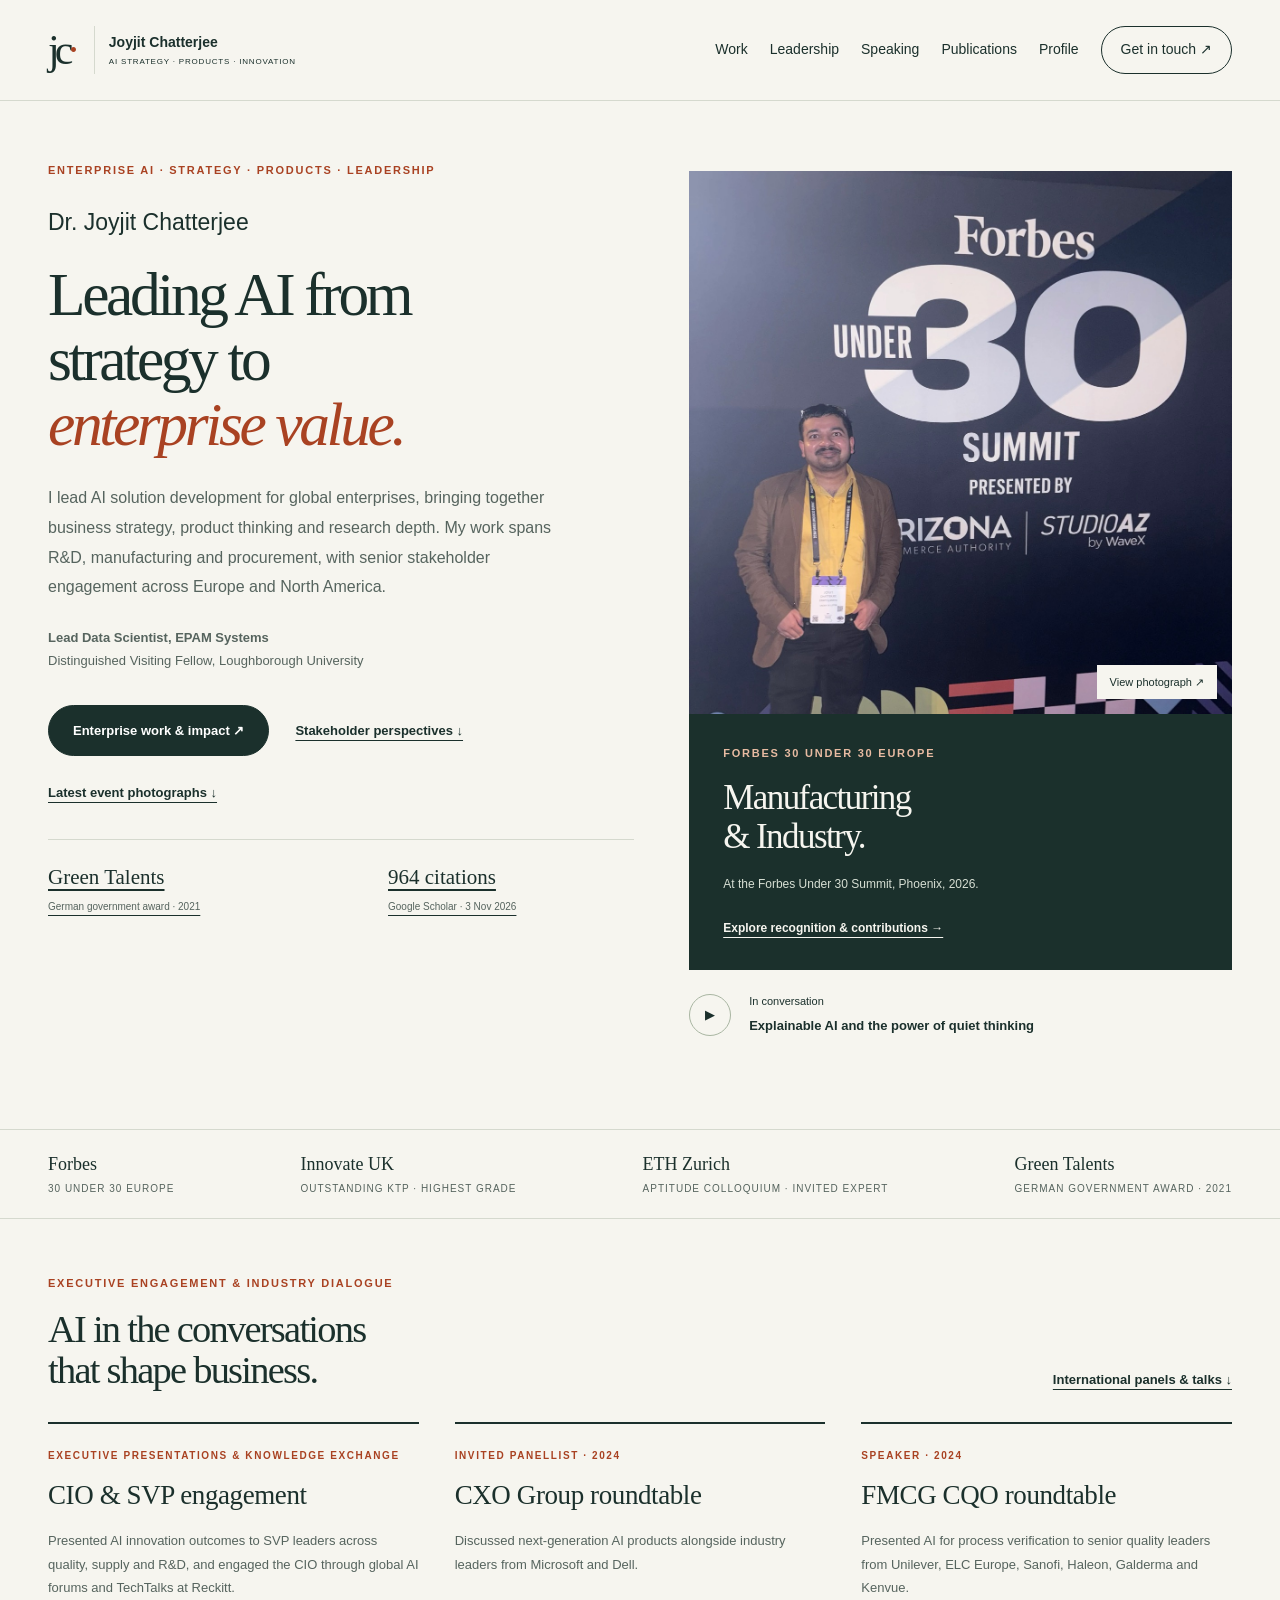
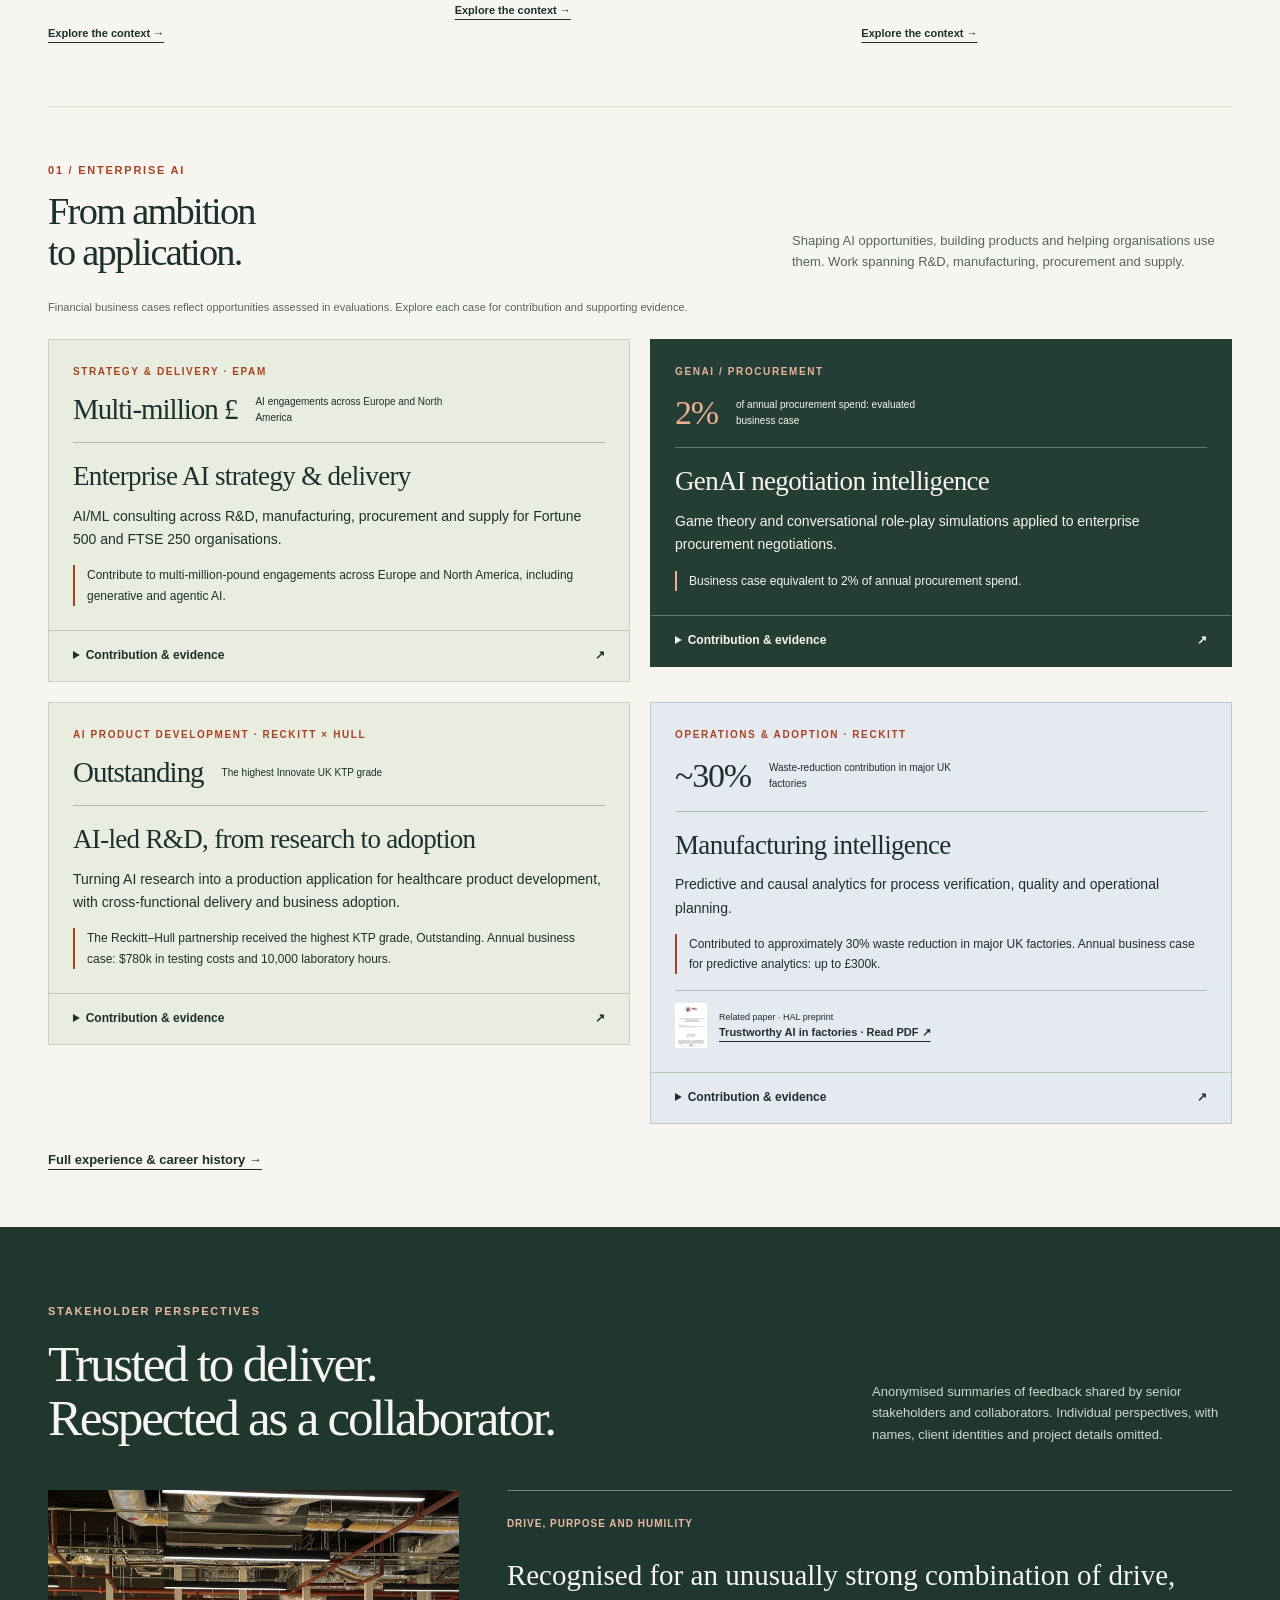
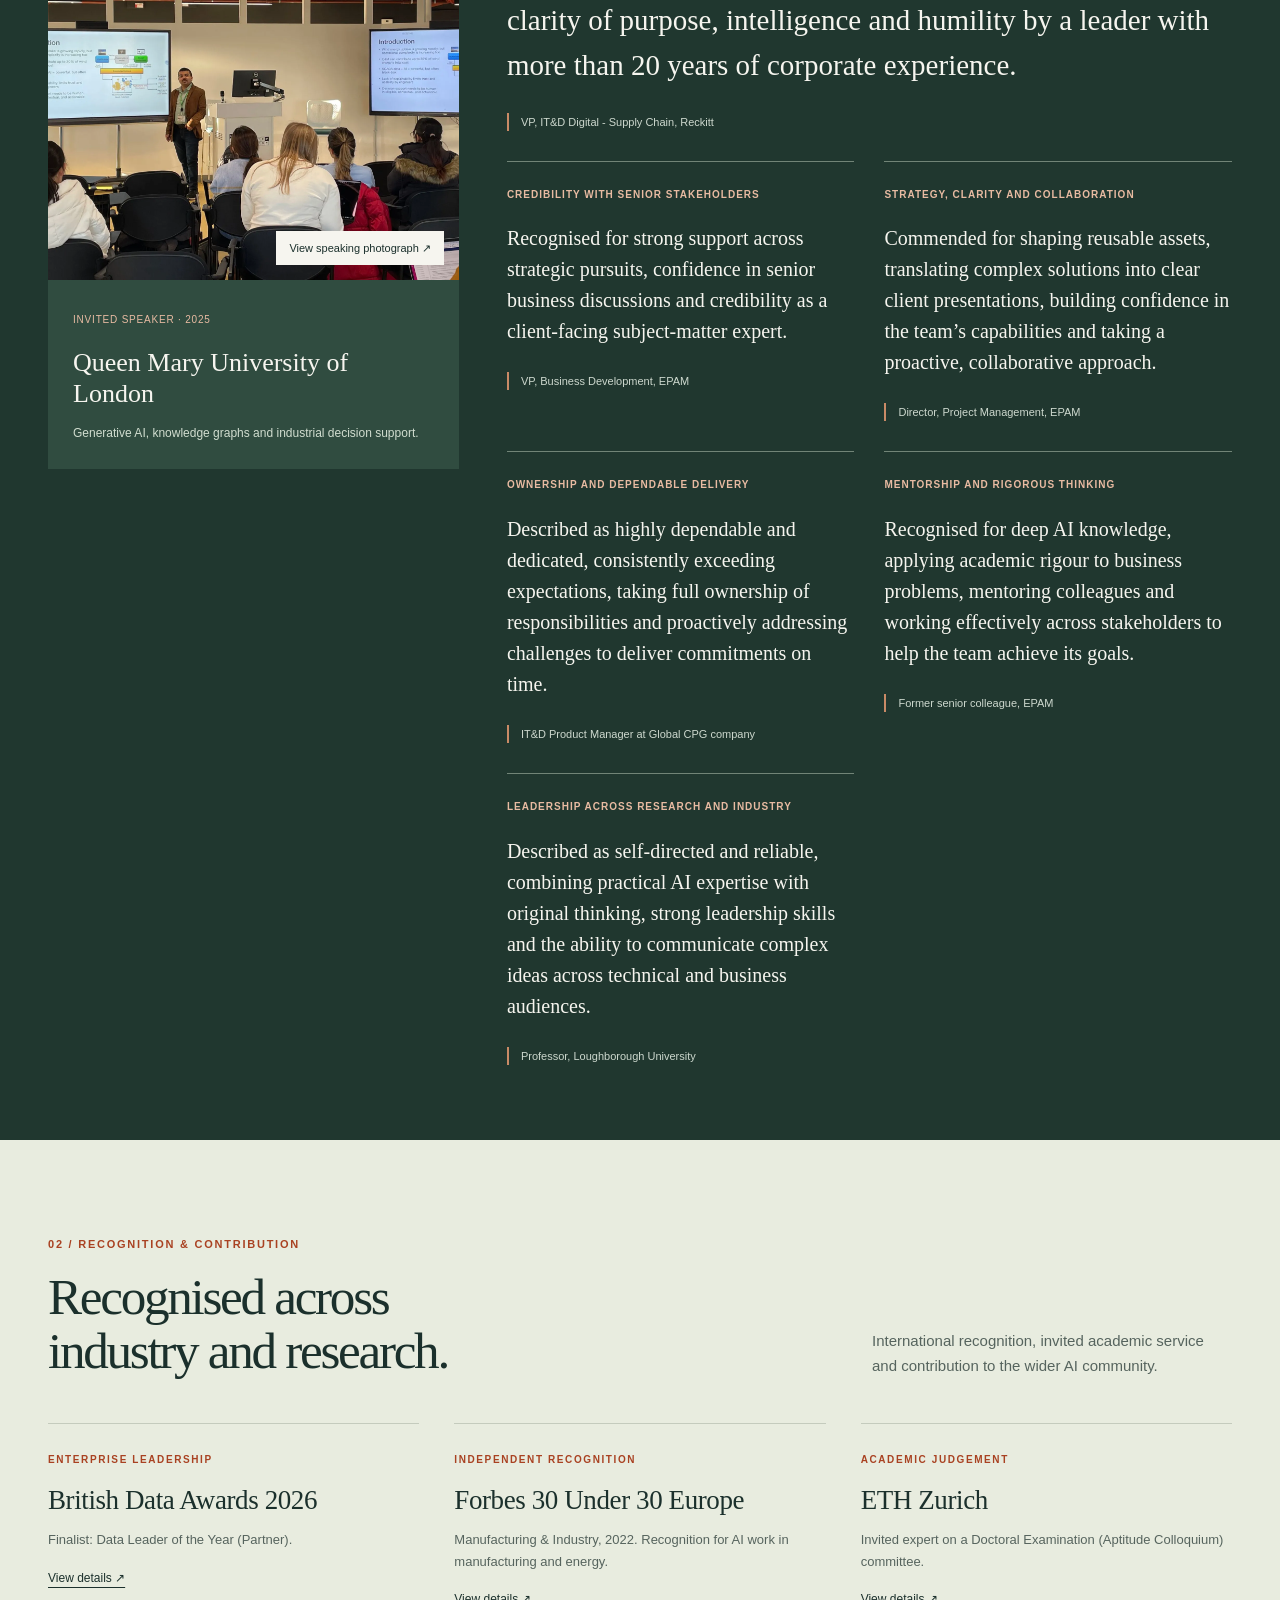
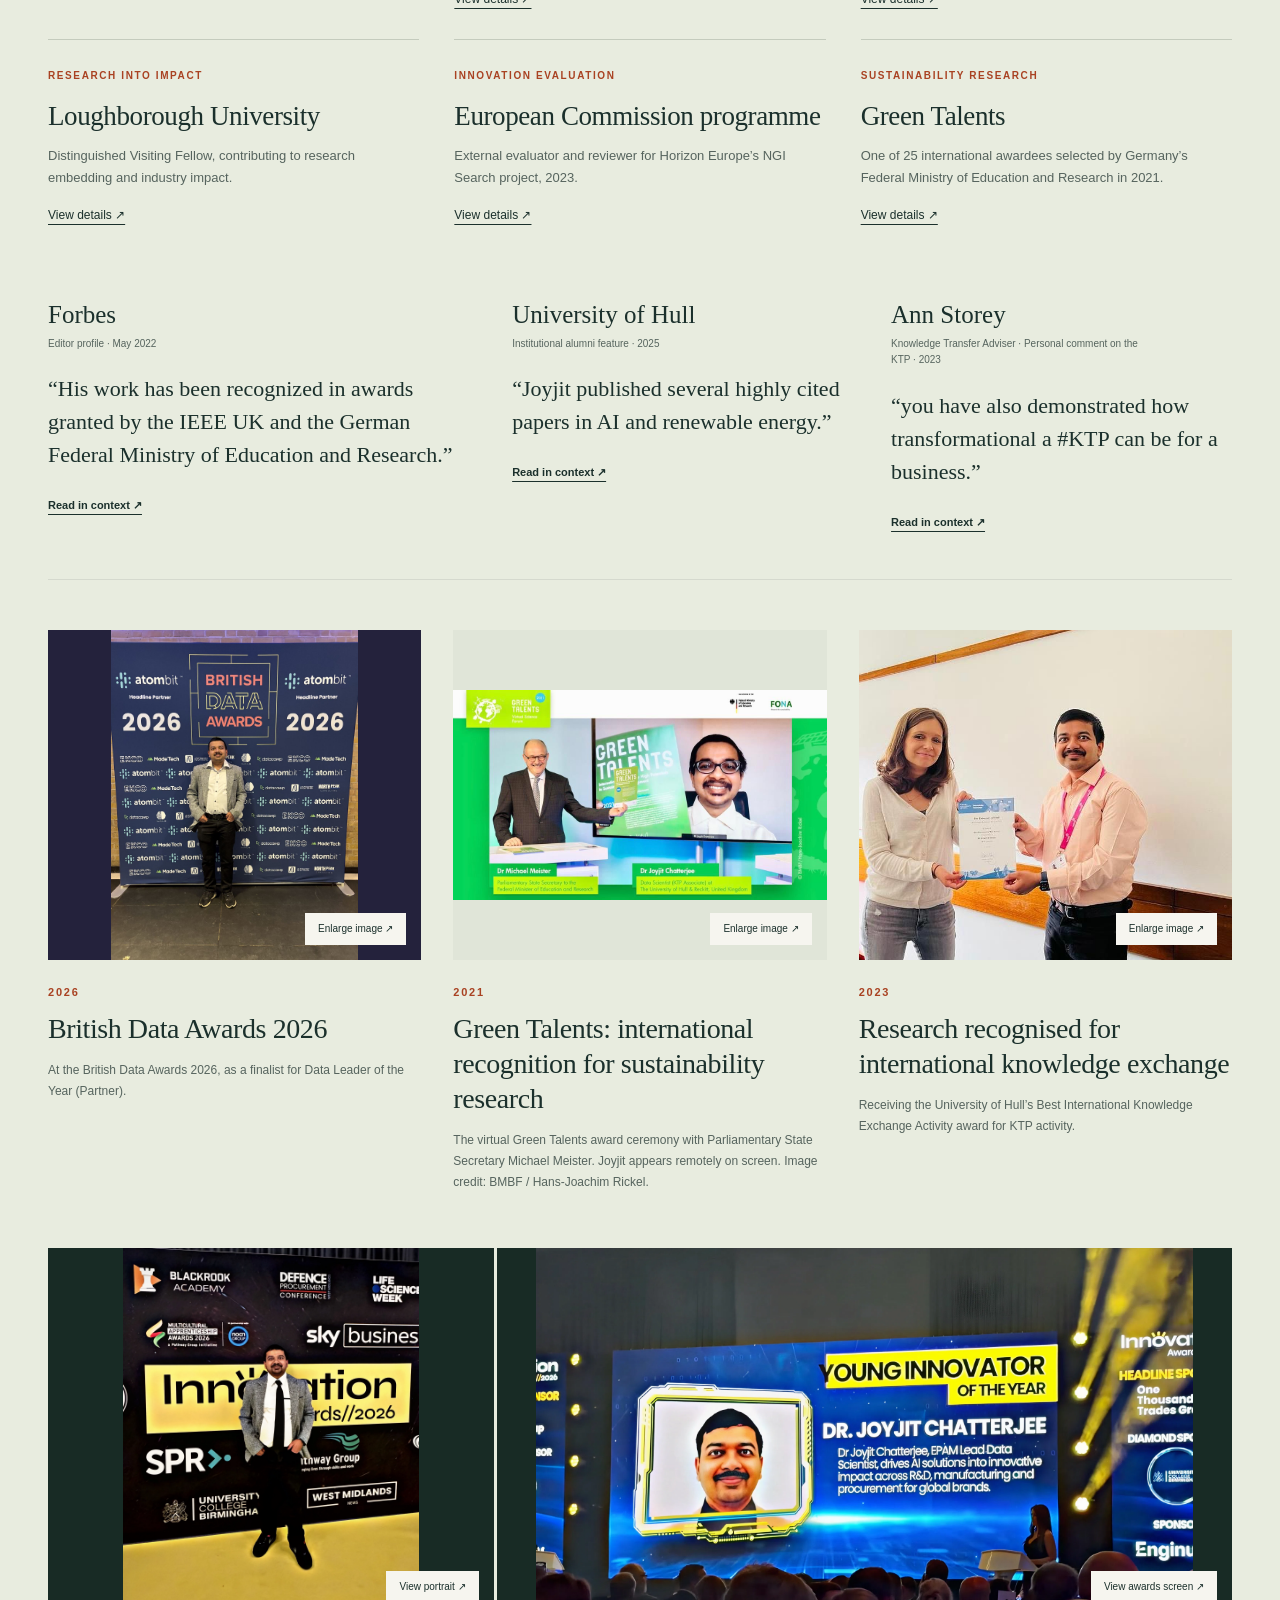
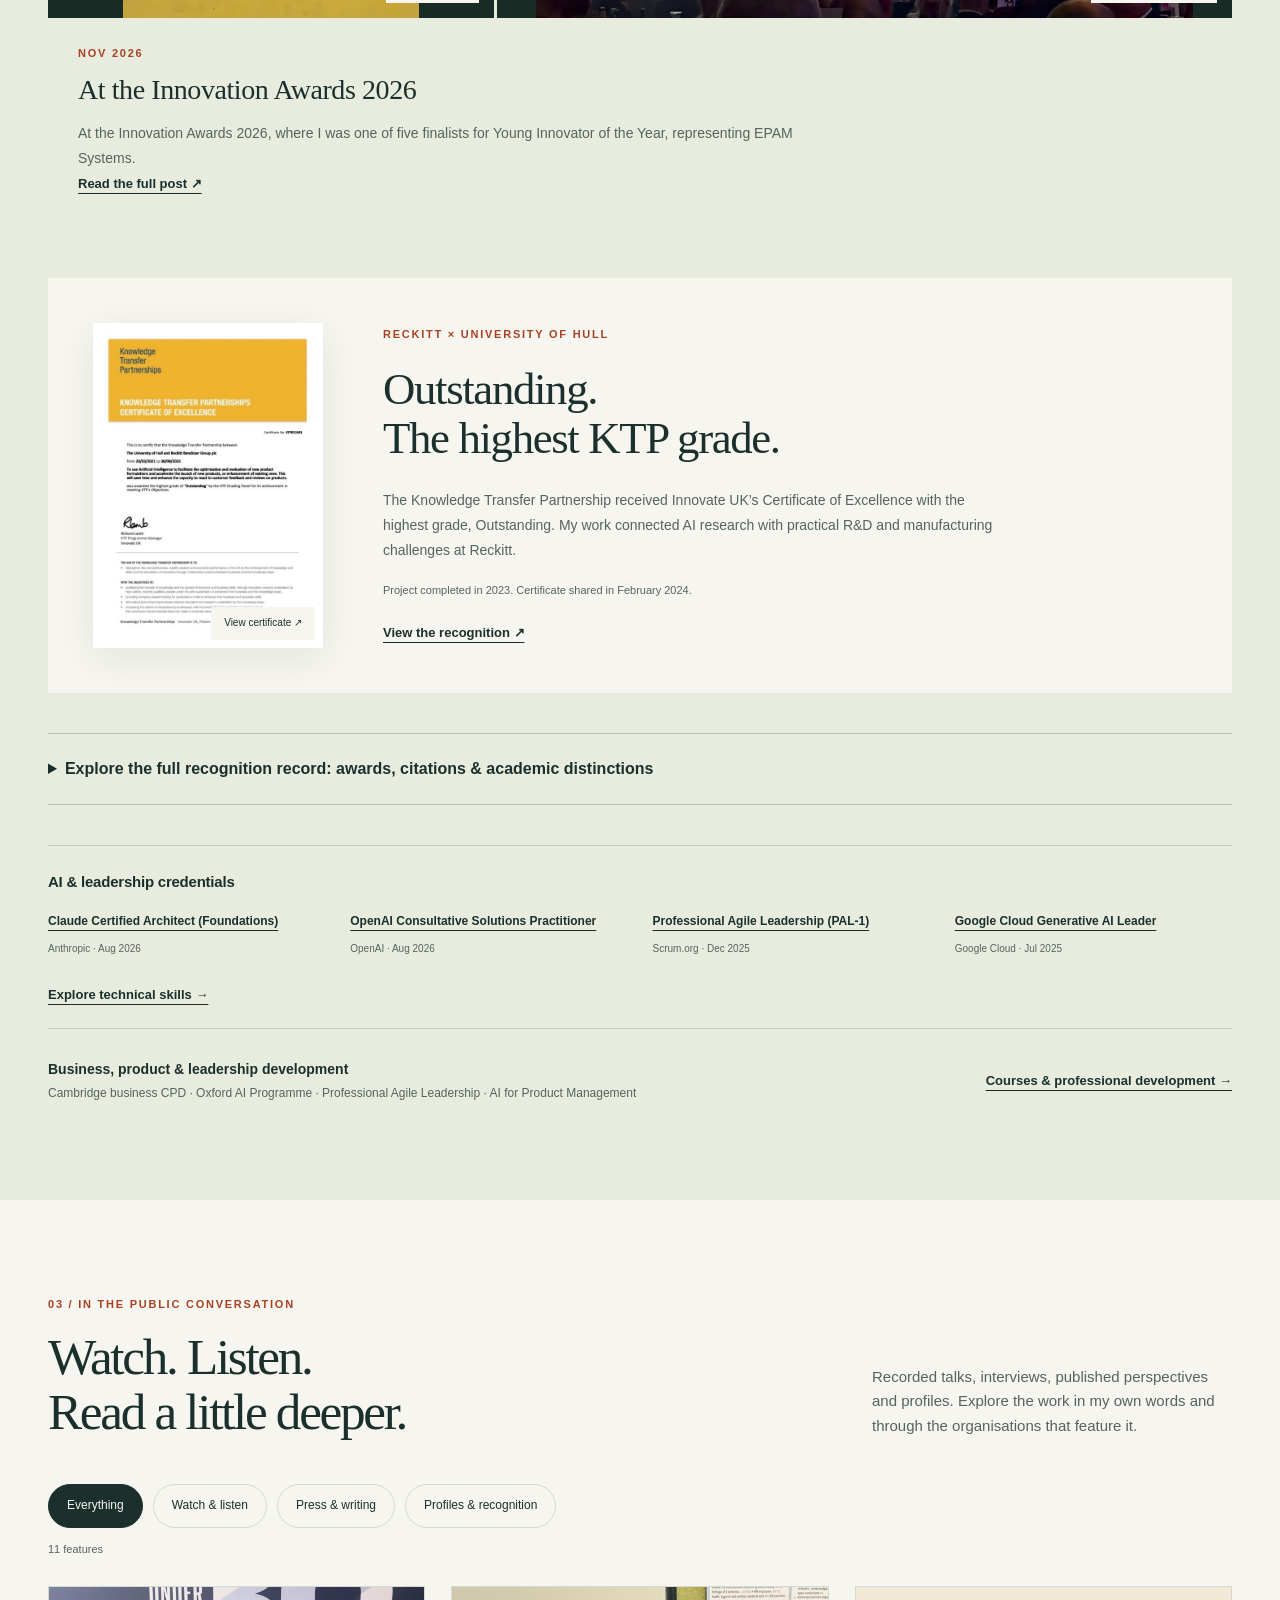
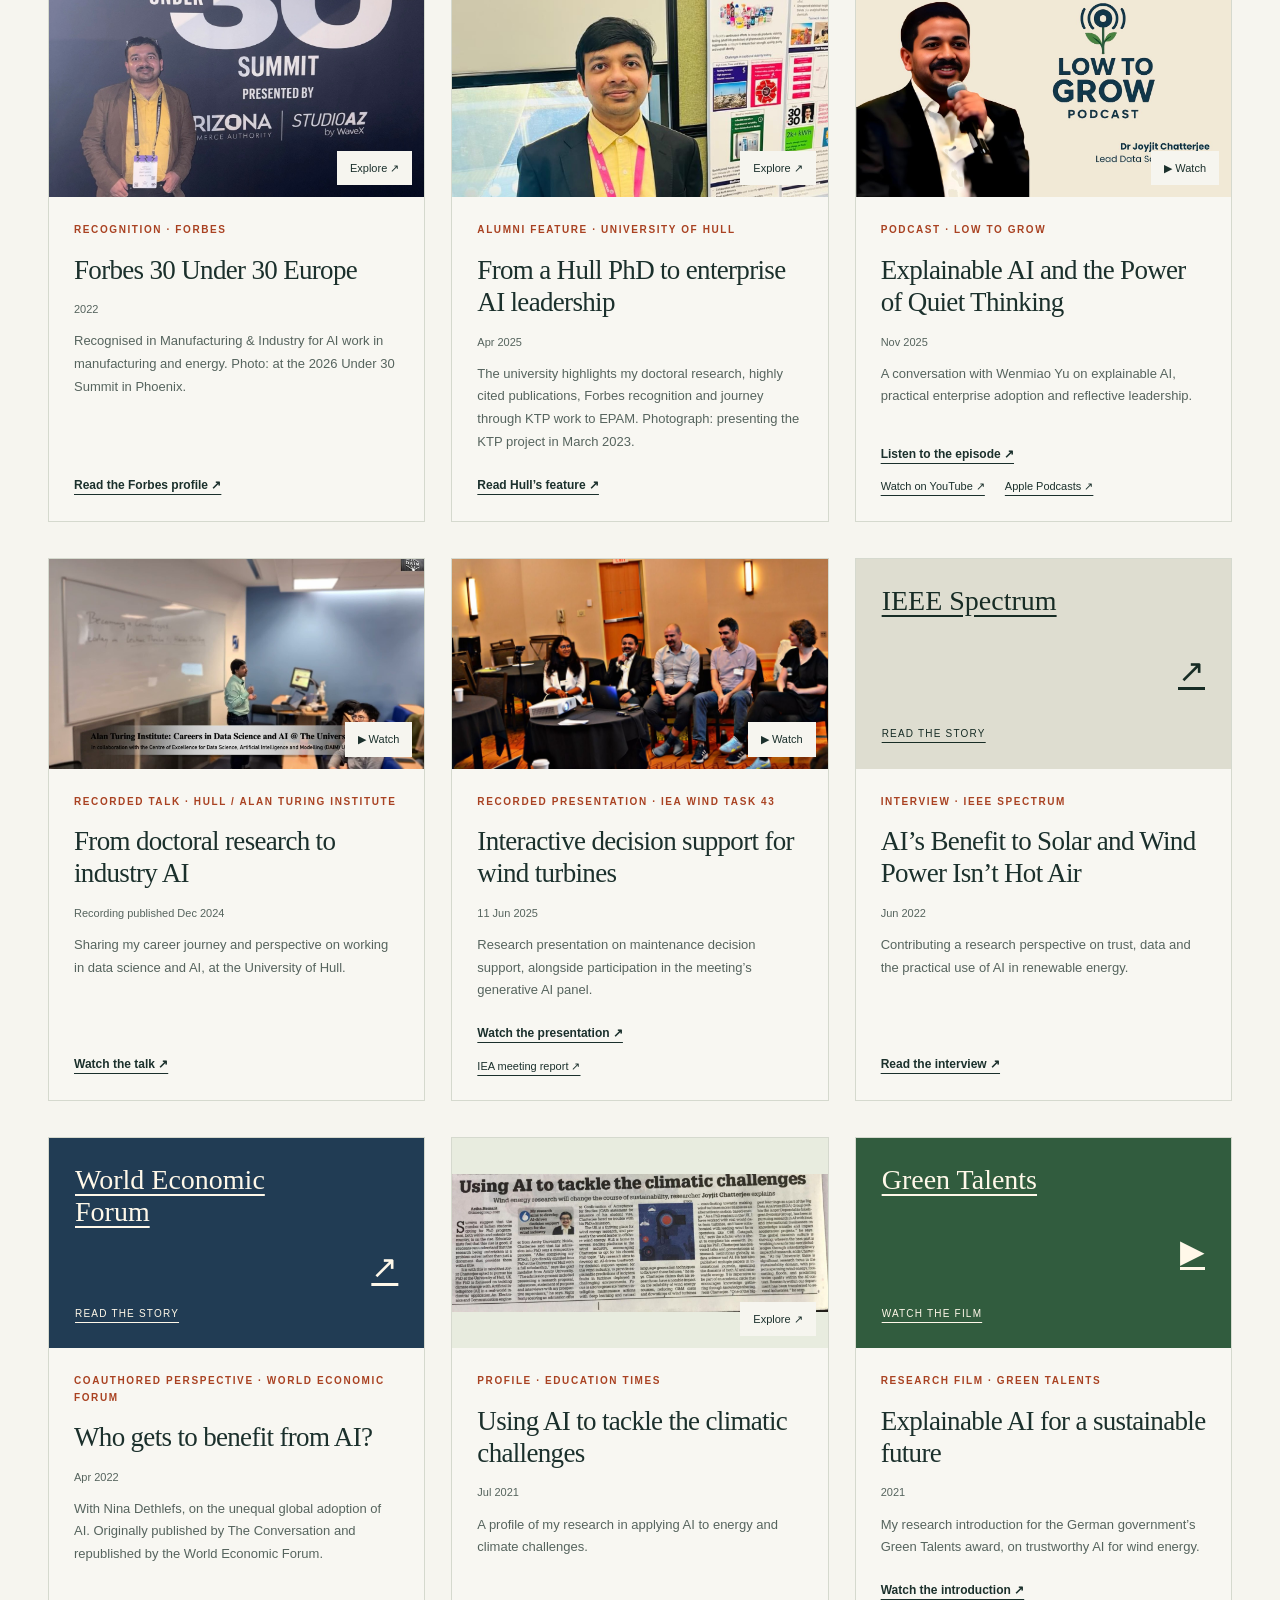
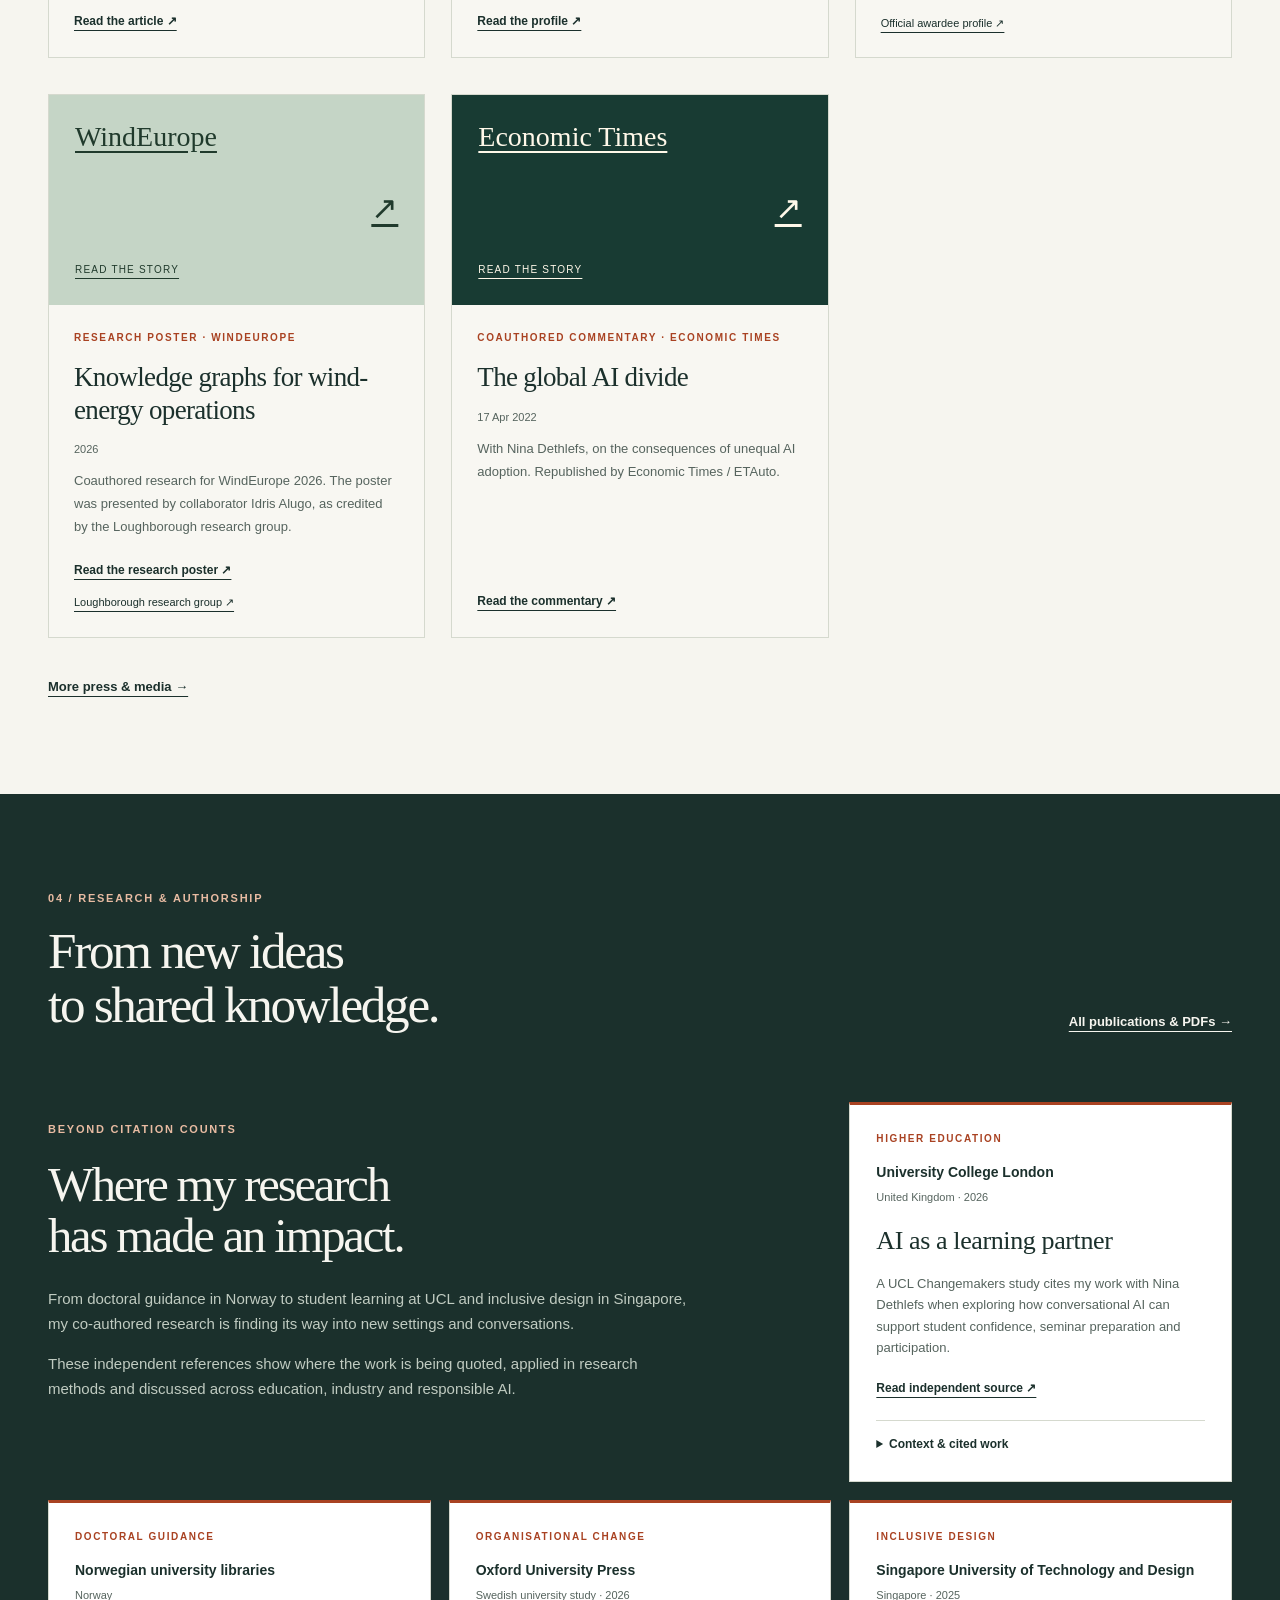
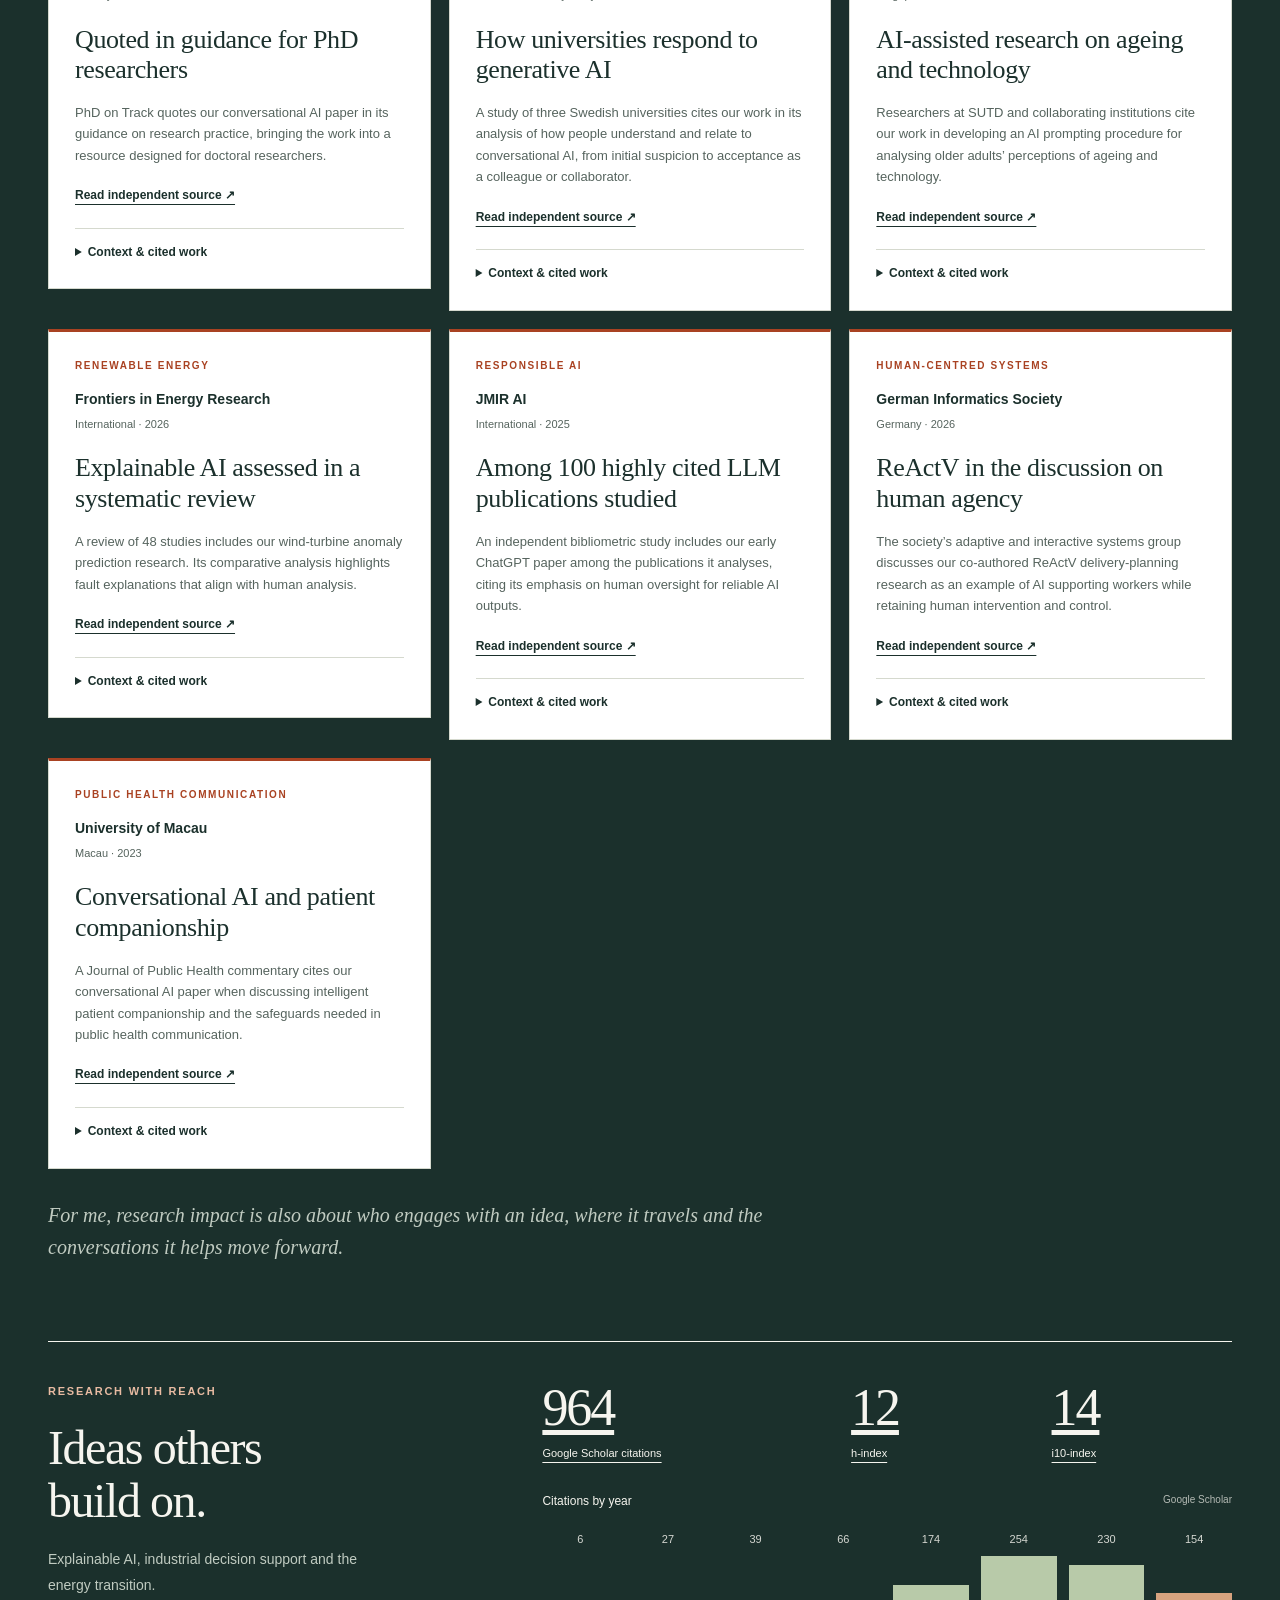
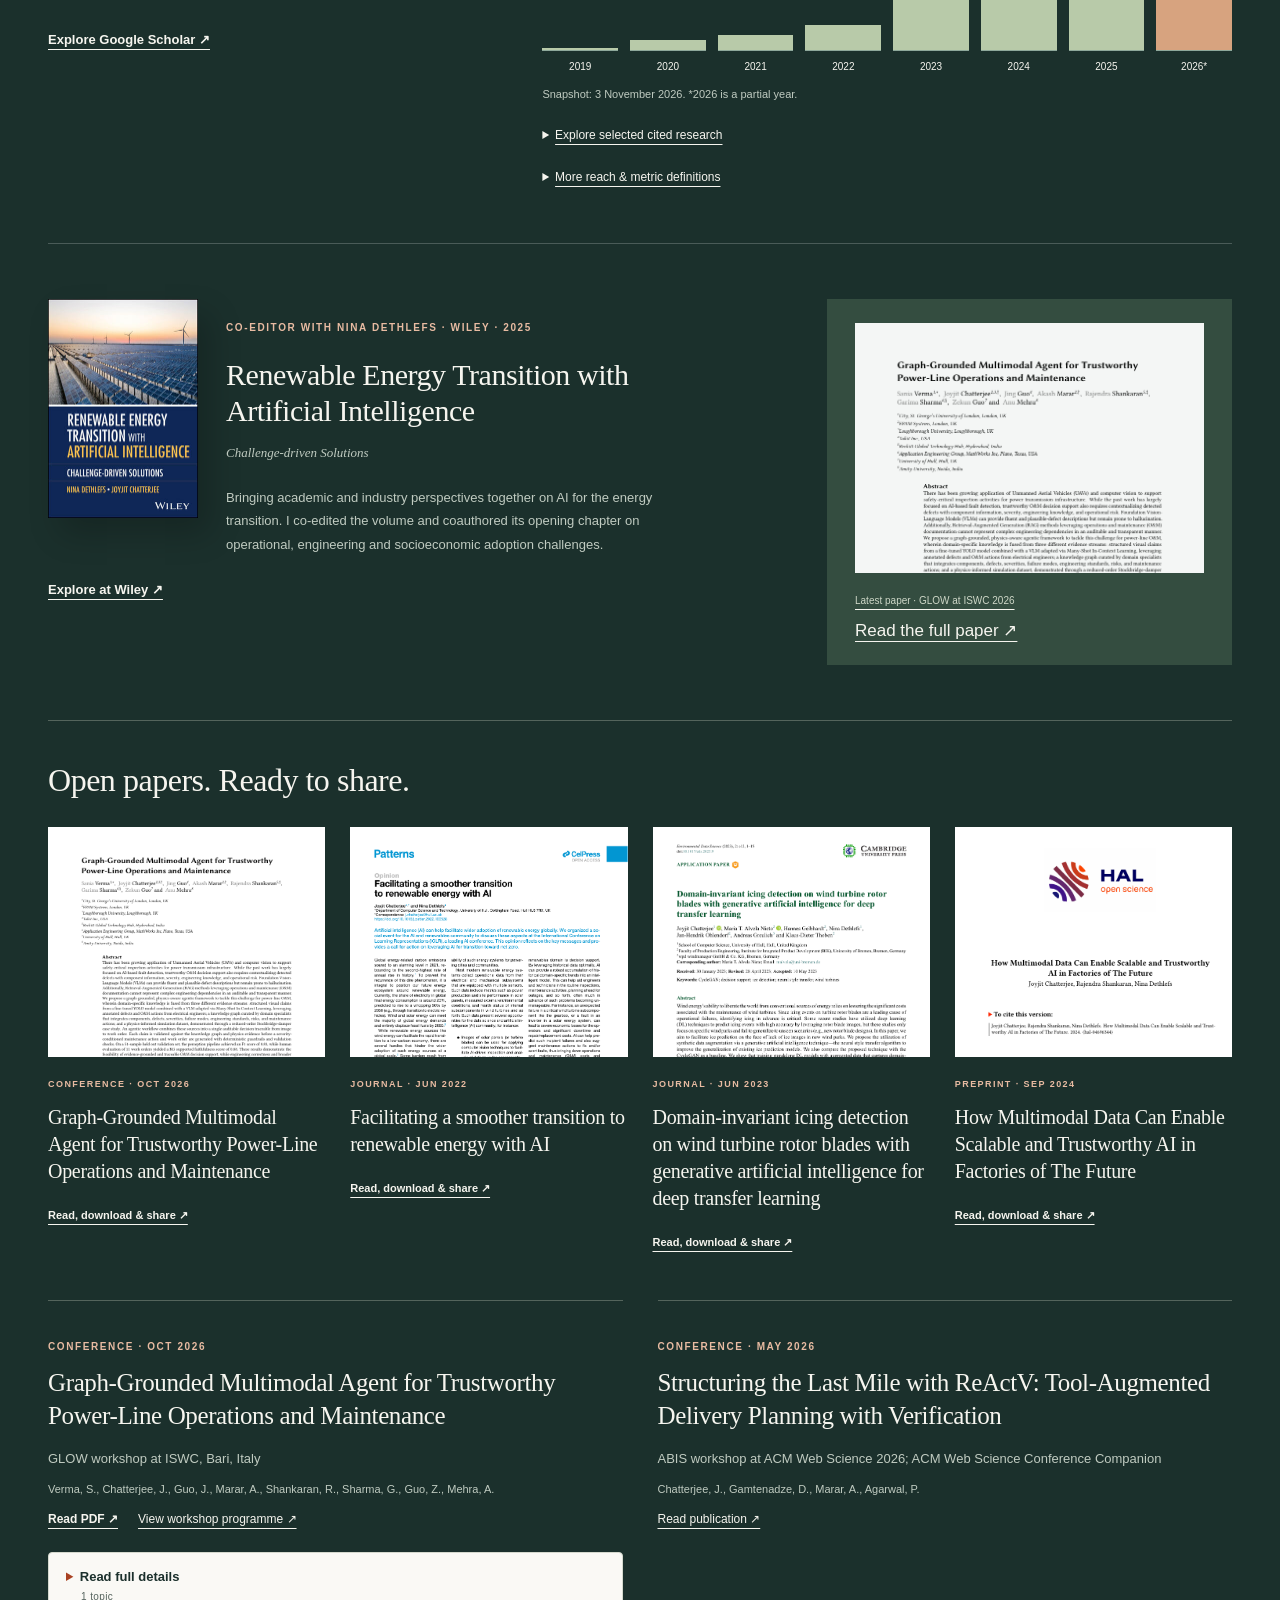
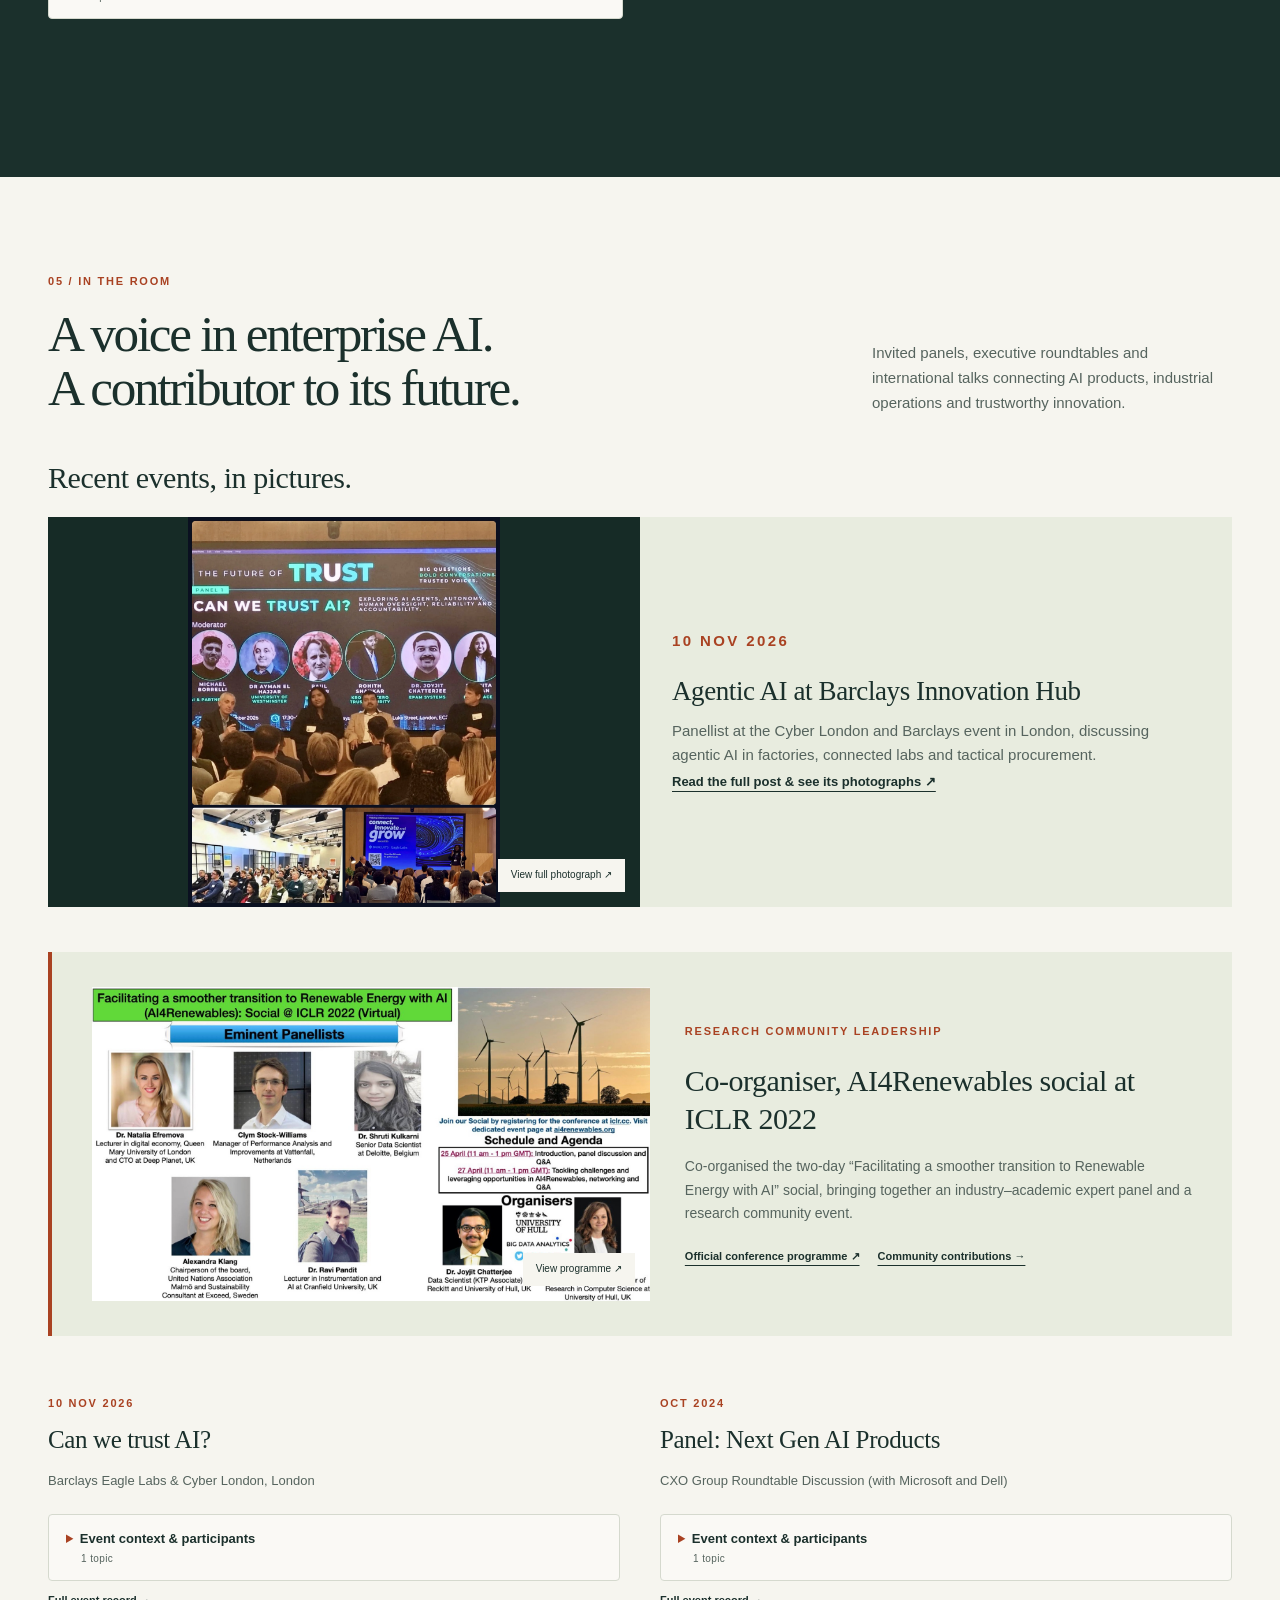
<file: recognition.html>
<!doctype html>
<html lang="en">
<head>
<meta charset="utf-8">
<meta name="viewport" content="width=device-width,initial-scale=1">
<title>Recognition | Dr. Joyjit Chatterjee</title>
<meta name="description" content="Continue to the restored visual portfolio.">
<meta name="theme-color" content="#f6f5ef">
<link rel="canonical" href="https://joyjitchatterjee.github.io/recognition.html">
<meta property="og:type" content="website">
<meta property="og:title" content="Recognition | Dr. Joyjit Chatterjee">
<meta property="og:description" content="Continue to the restored visual portfolio.">
<meta property="og:image" content="https://joyjitchatterjee.github.io/assets/images/forbes-summit.jpg">
<link rel="icon" href="assets/favicon.svg" type="image/svg+xml">
<link rel="stylesheet" href="assets/site.css?v=9bdf441ece1a">
<script src="assets/site.js?v=bd5a354df83c" defer></script>
<script src="assets/experience.js?v=0034a3a4070b" defer></script>
</head>
<body>
<a class="skip" href="#main">Skip to content</a>
<header class="site-header"><nav class="wrap nav" aria-label="Main navigation"><a class="brand" href="index.html" aria-label="Dr. Joyjit Chatterjee home"><span class="monogram">jc<span>·</span></span><span>Joyjit Chatterjee<span class="brand-sub">AI STRATEGY · PRODUCTS · INNOVATION</span></span></a><button class="menu-button" aria-expanded="false" aria-controls="nav-links" type="button">Menu <span>+</span></button><div id="nav-links" class="nav-links"><a href="index.html#work">Work</a><a href="index.html#feedback">Leadership</a><a href="index.html#speaking">Speaking</a><a href="research.html">Publications</a><a href="profile.html">Profile</a><a class="nav-contact" href="#contact">Get in touch ↗</a></div></nav></header>
<main id="main"><section class="page-intro wrap"><h1>Recognition</h1><p><a class="button" id="restored-home" href="index.html#recognition">Continue to recognition →</a></p></section><script src="assets/restore-route.js" defer></script></main>
<footer id="contact"><div class="wrap"><div class="footer-top"><div><p class="eyebrow">Let's connect</p><h2>Good ideas start<br>with a conversation.</h2><p>Conversations about enterprise AI, product innovation, research and speaking.</p></div><a class="button" href="mailto:joyjitece@gmail.com">Say hello ↗</a></div><div class="footer-bottom"><span>Dr. Joyjit Chatterjee</span><div><a href="https://www.linkedin.com/in/joyjitchatterjee/">LinkedIn ↗</a><a href="https://bsky.app/profile/joyjitchat.bsky.social">Bluesky ↗</a><a href="https://scholar.google.co.uk/citations?user=kjWYrm4AAAAJ&amp;hl=en">Google Scholar ↗</a><a href="https://github.com/joyjitchatterjee">GitHub ↗</a></div><span>Updated 2026-11-14</span></div></div></footer>
</body>
</html>
</file>
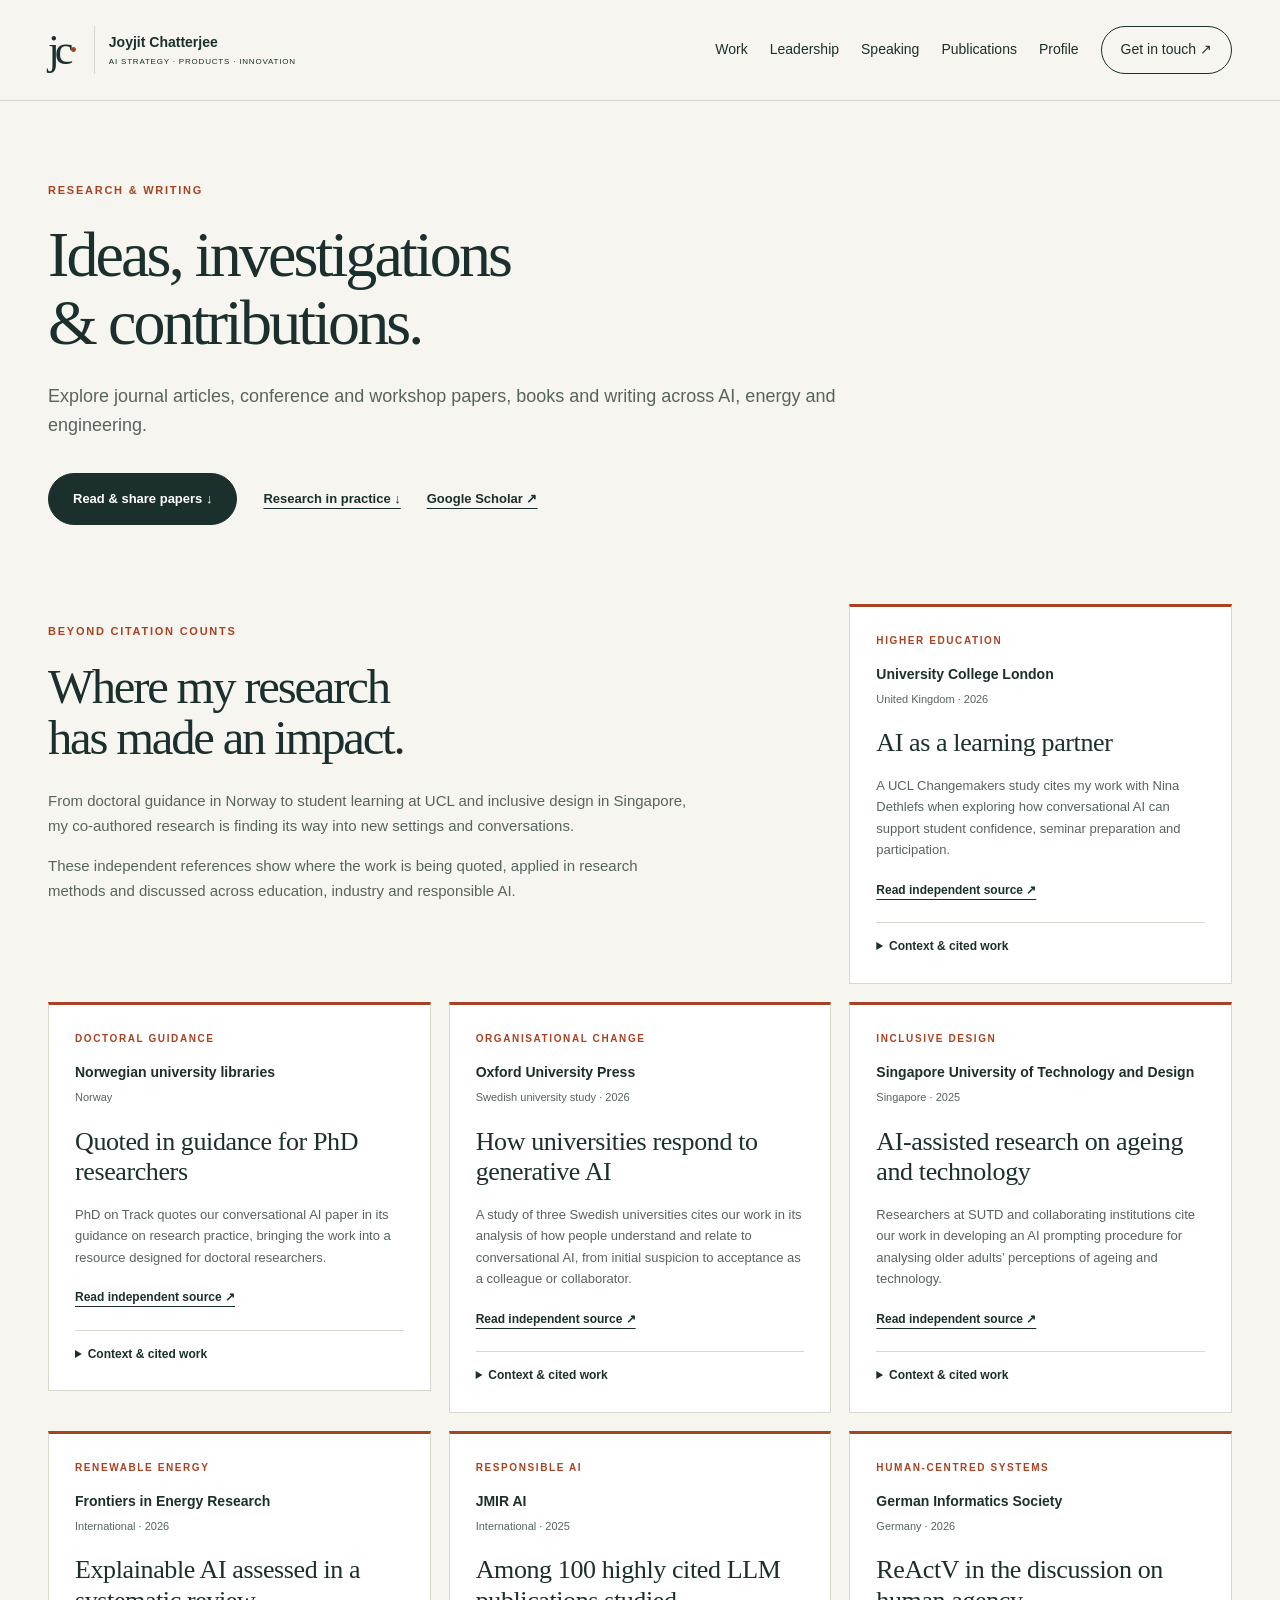
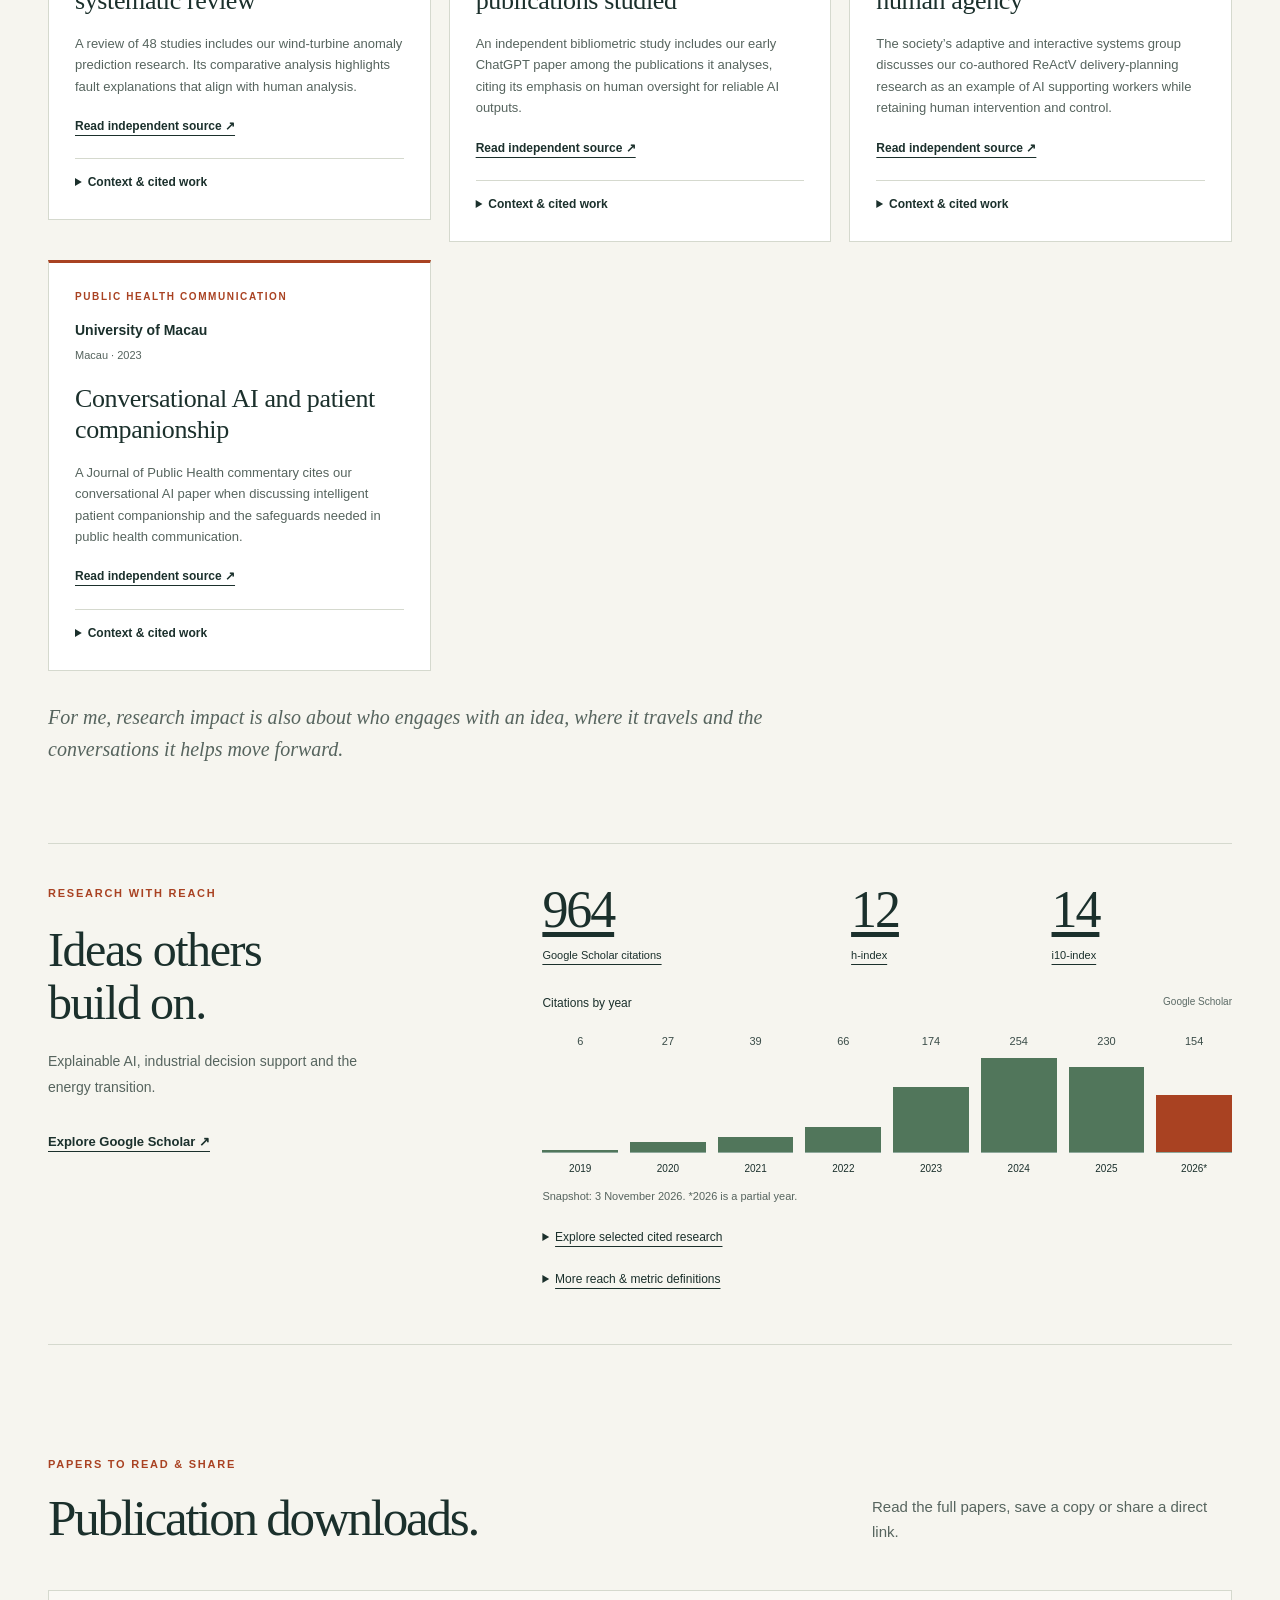
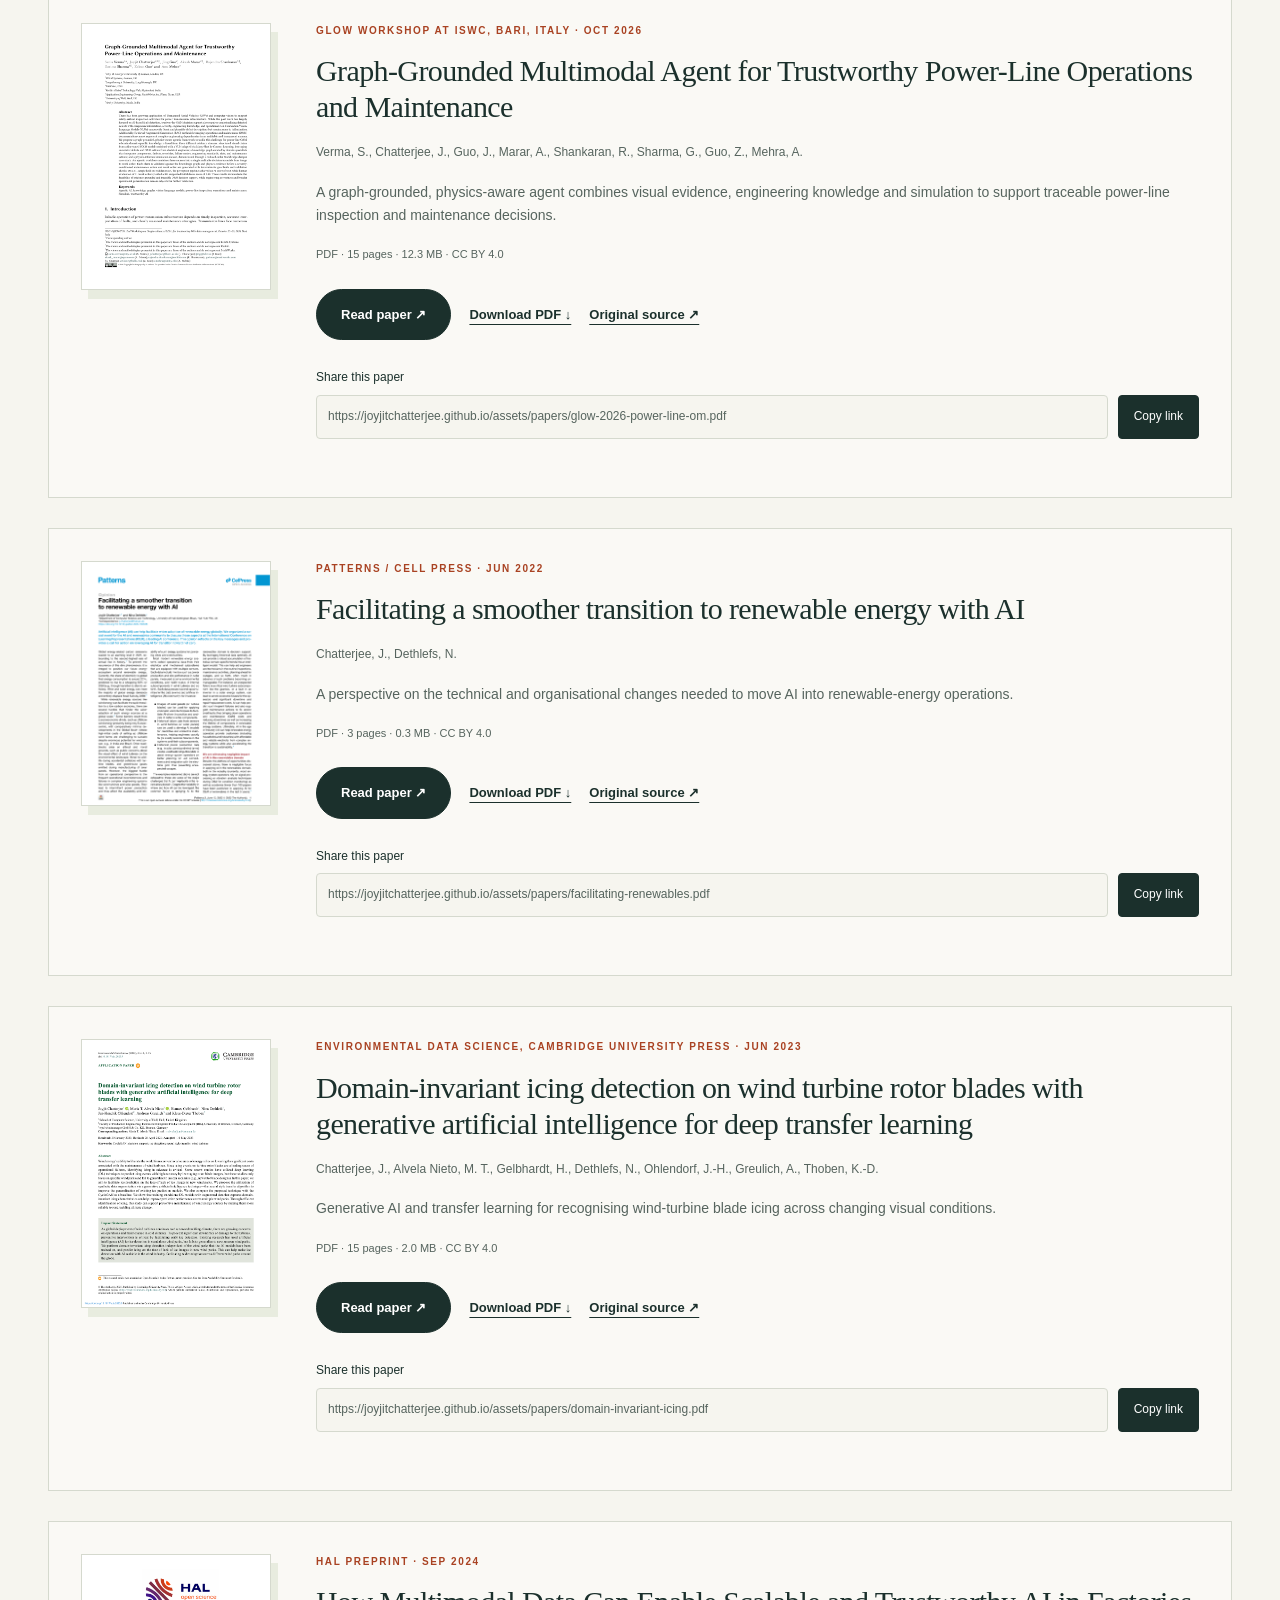
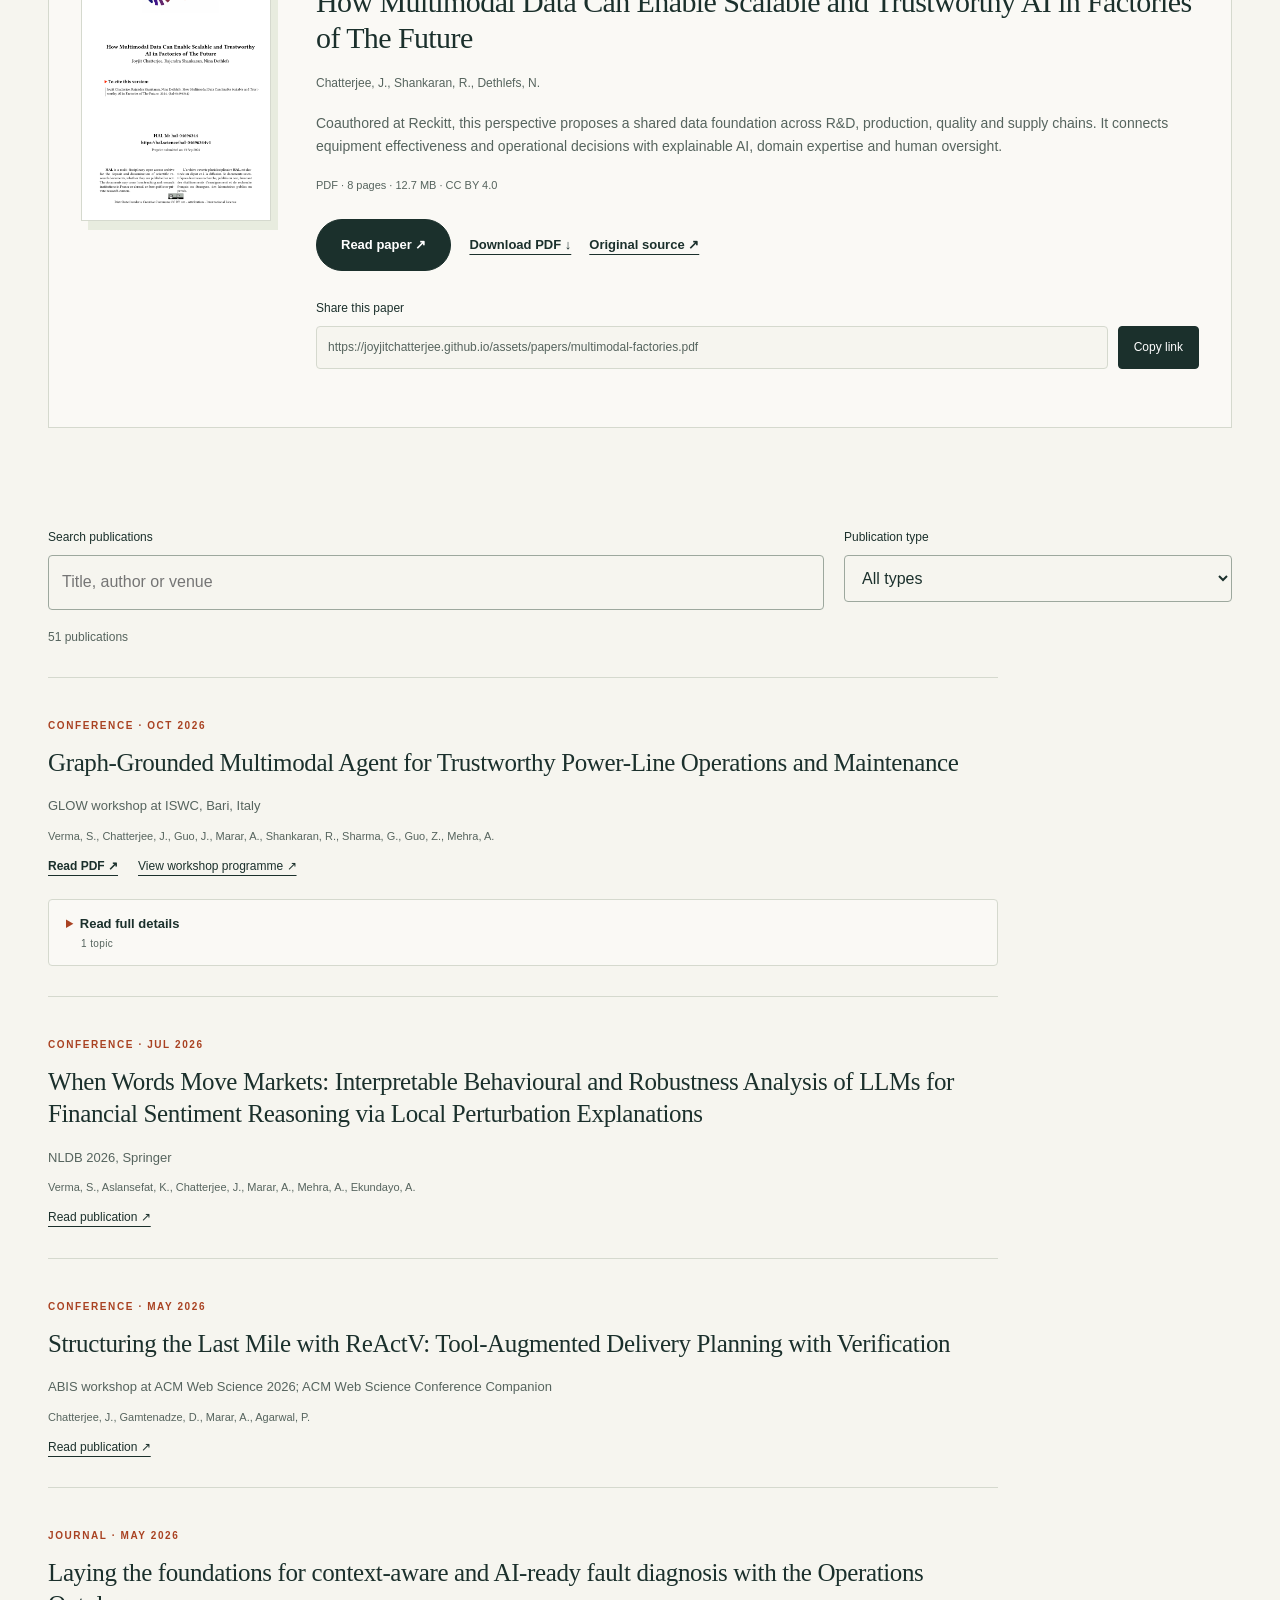
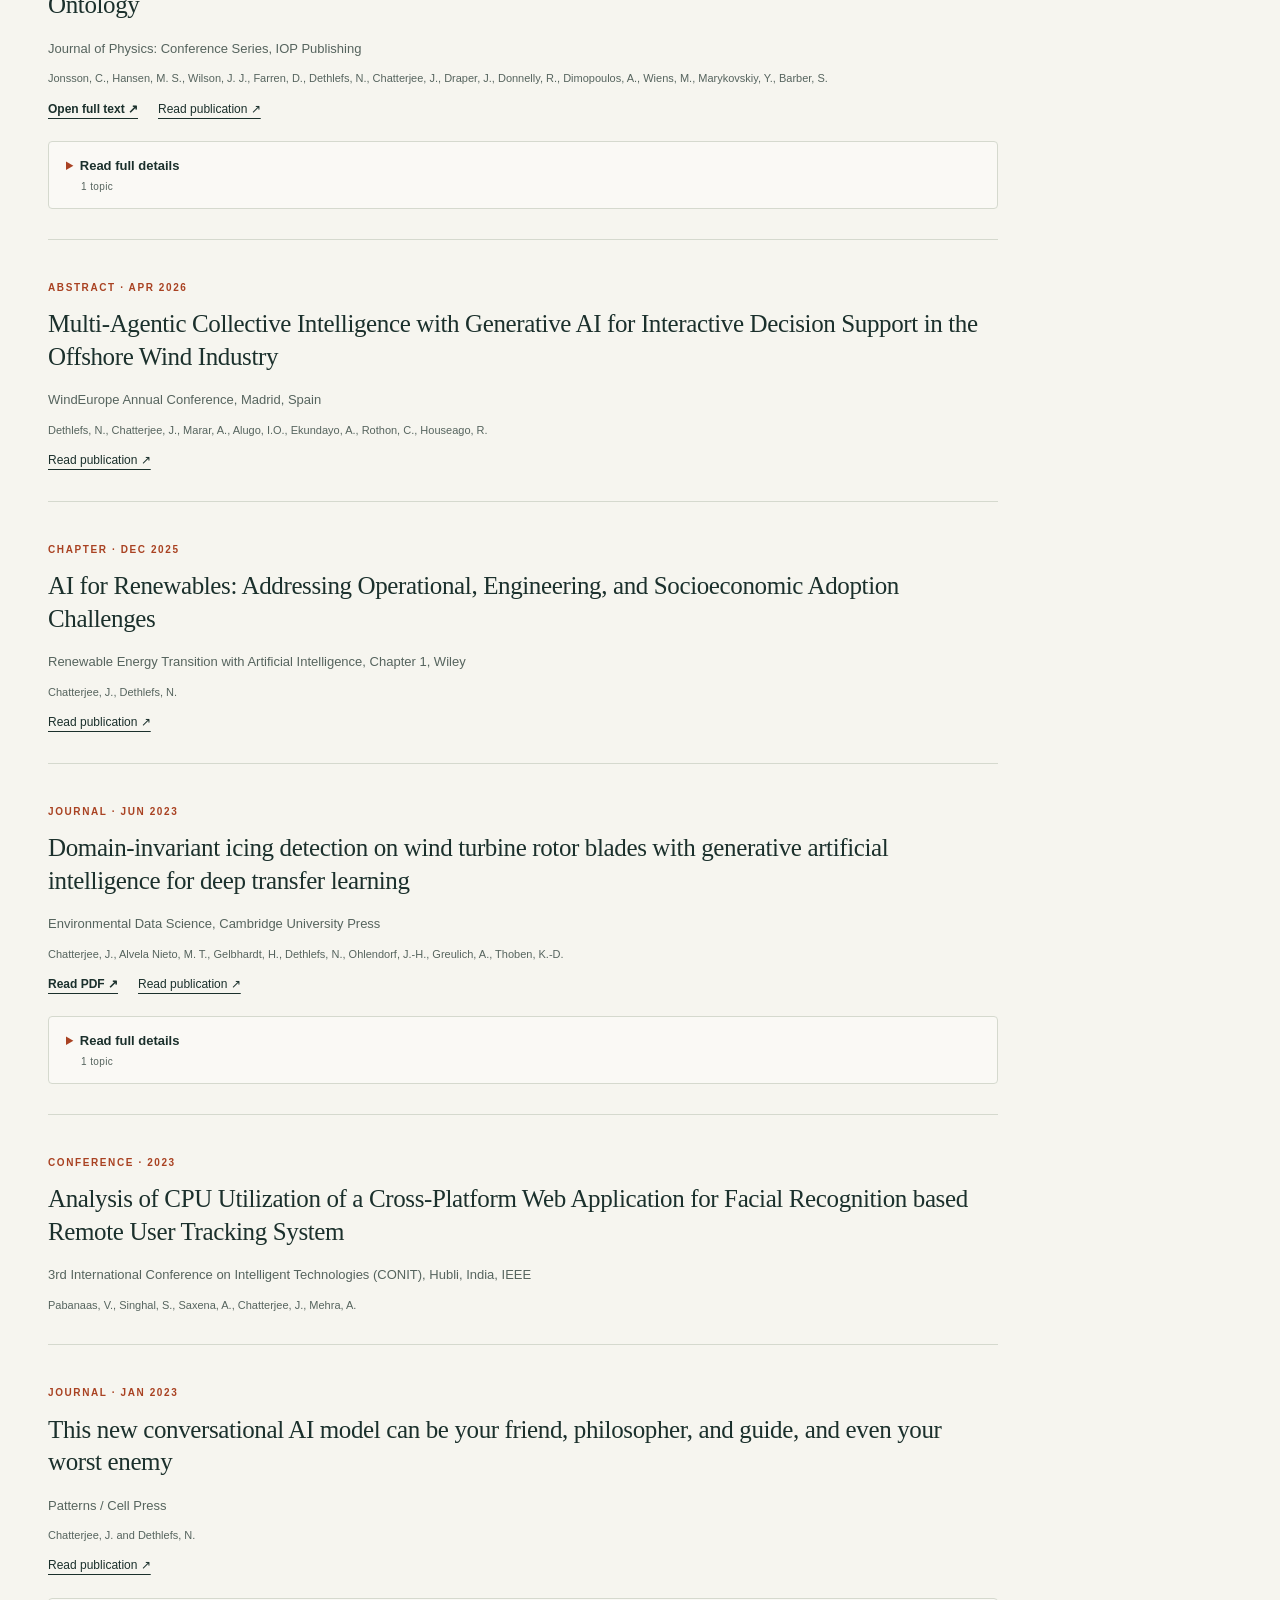
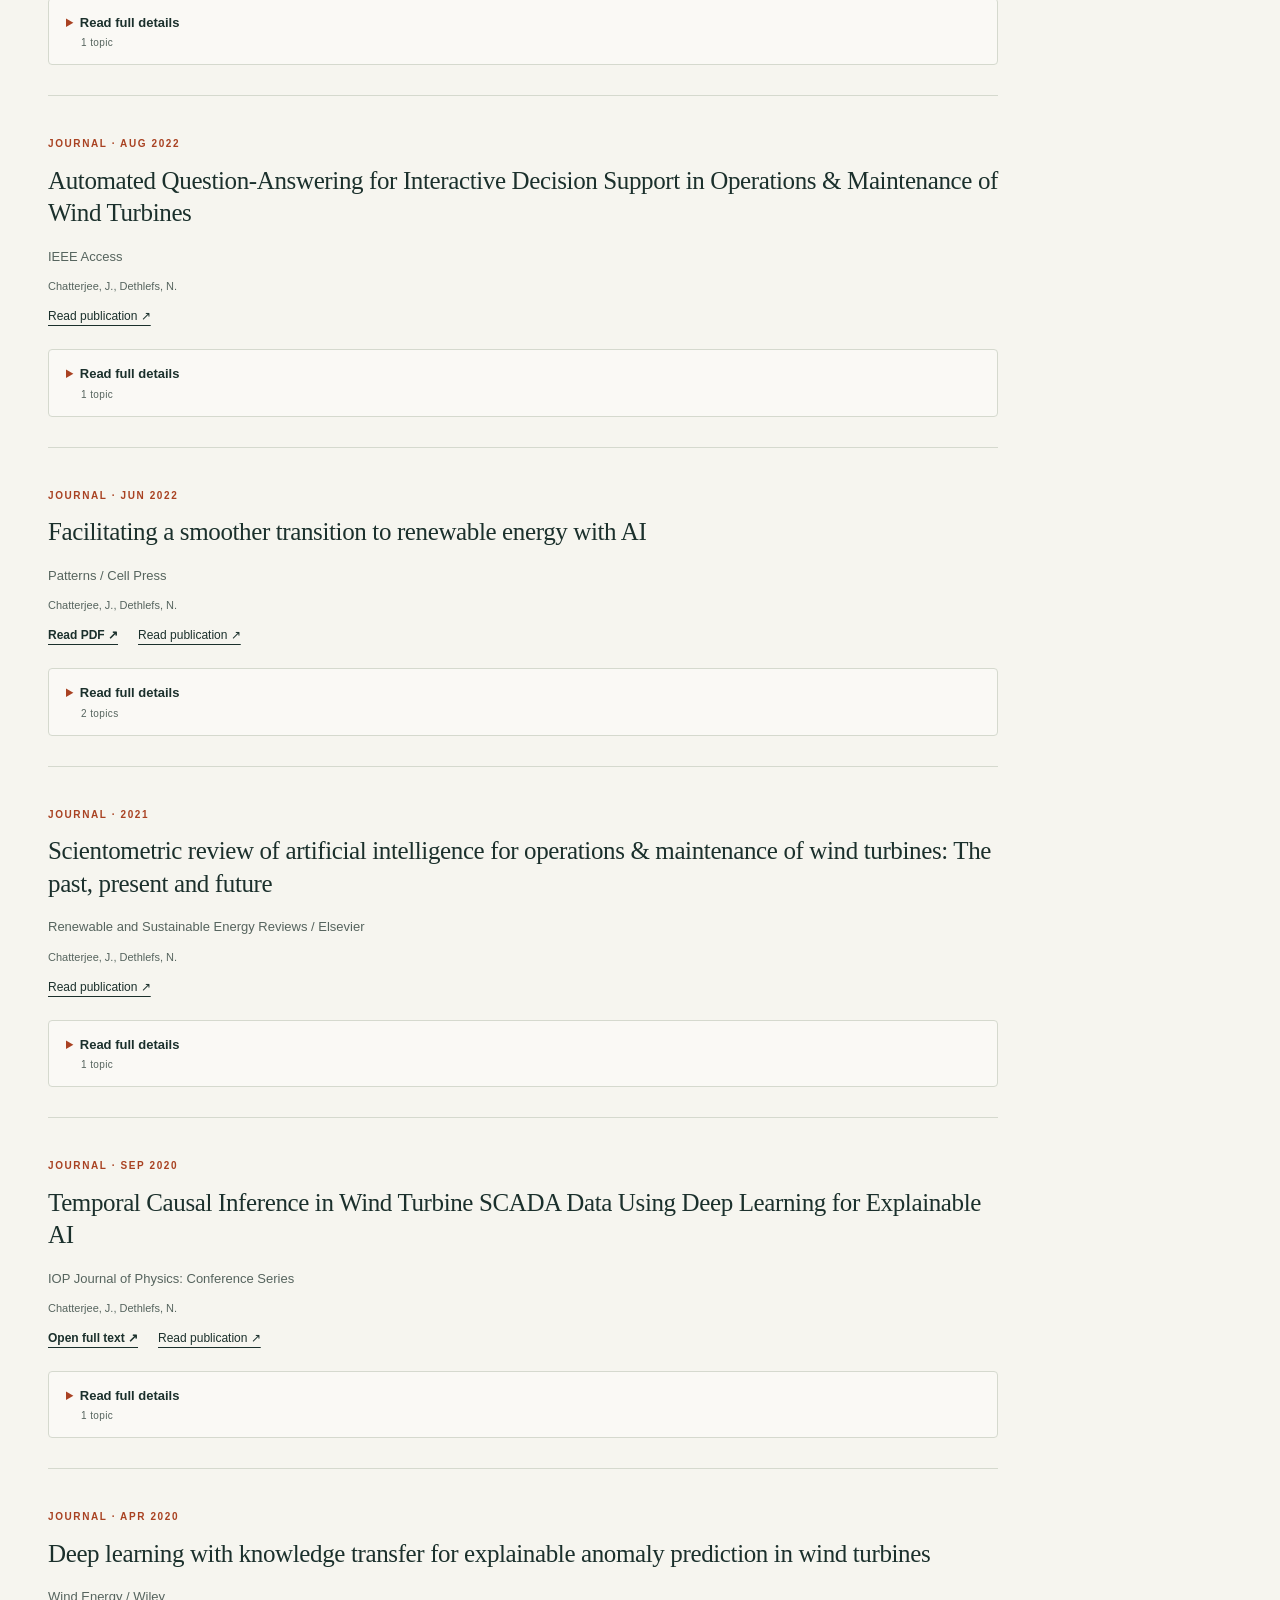
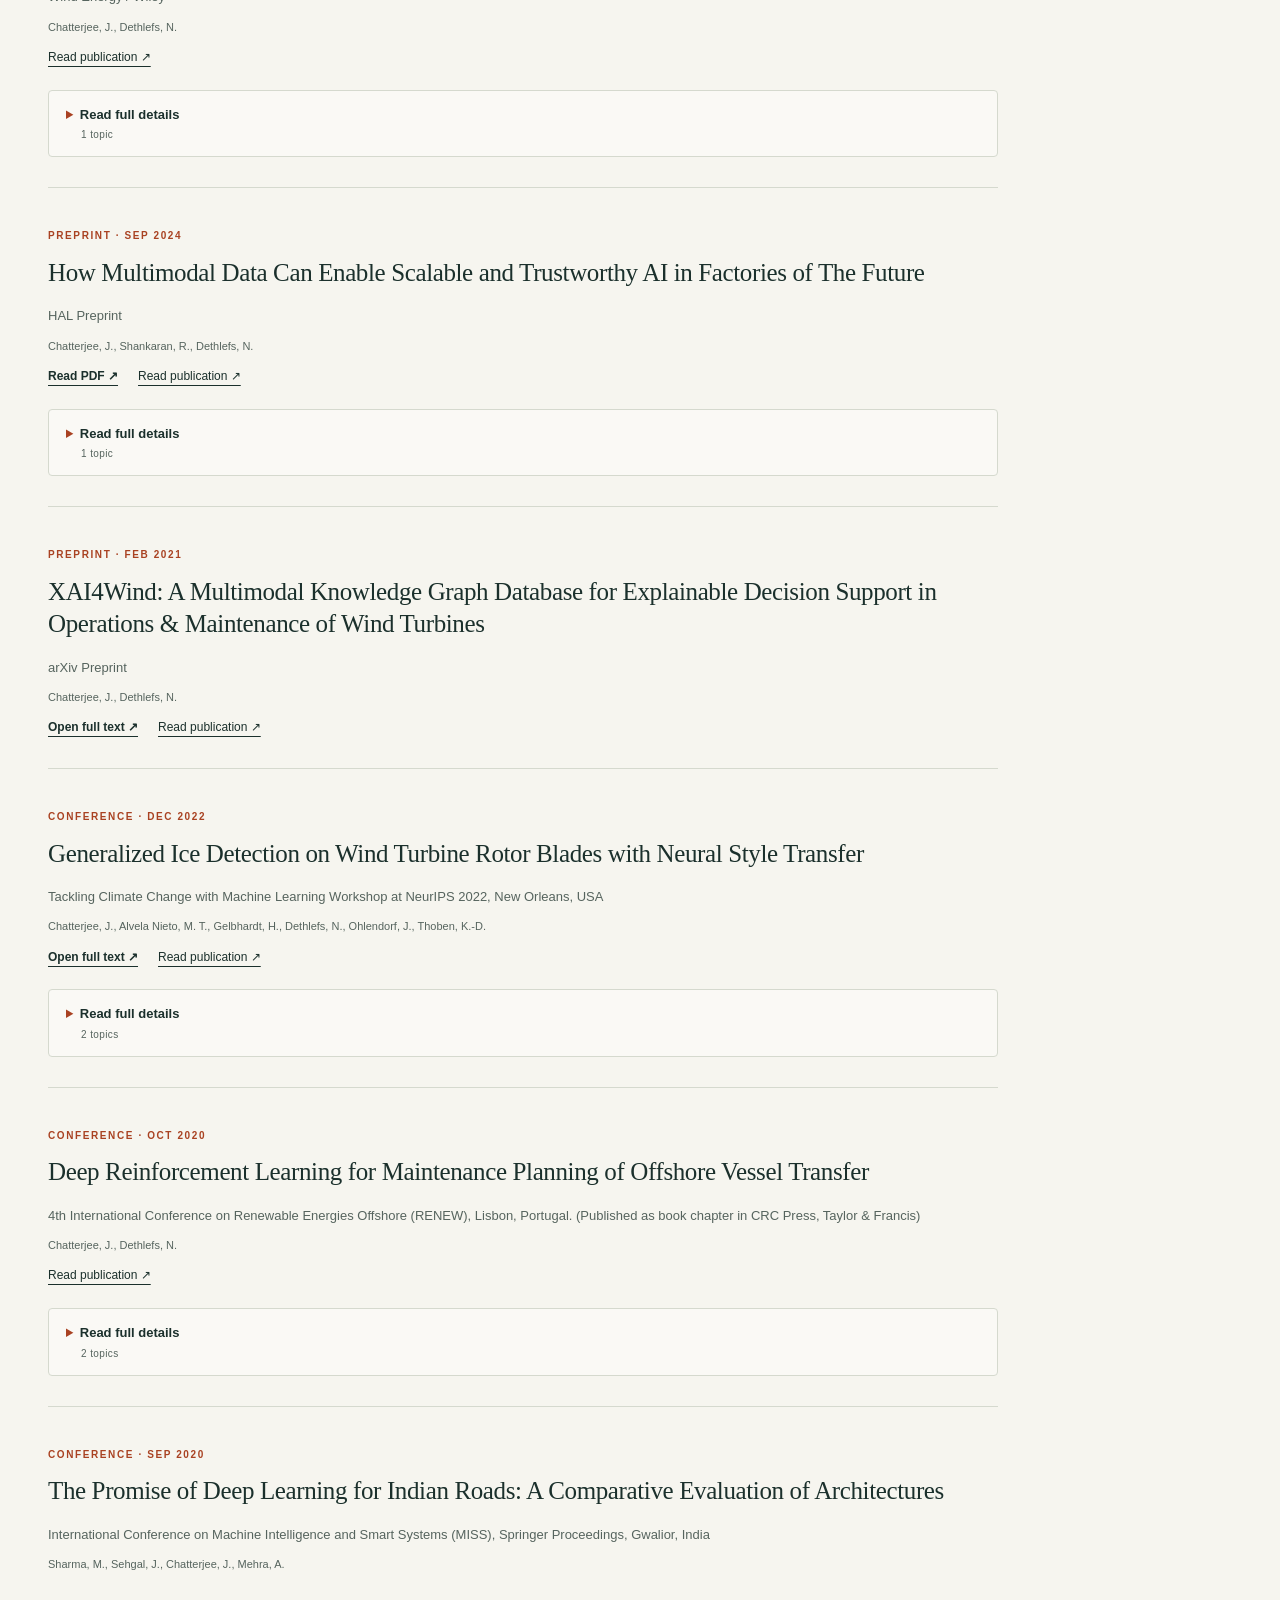
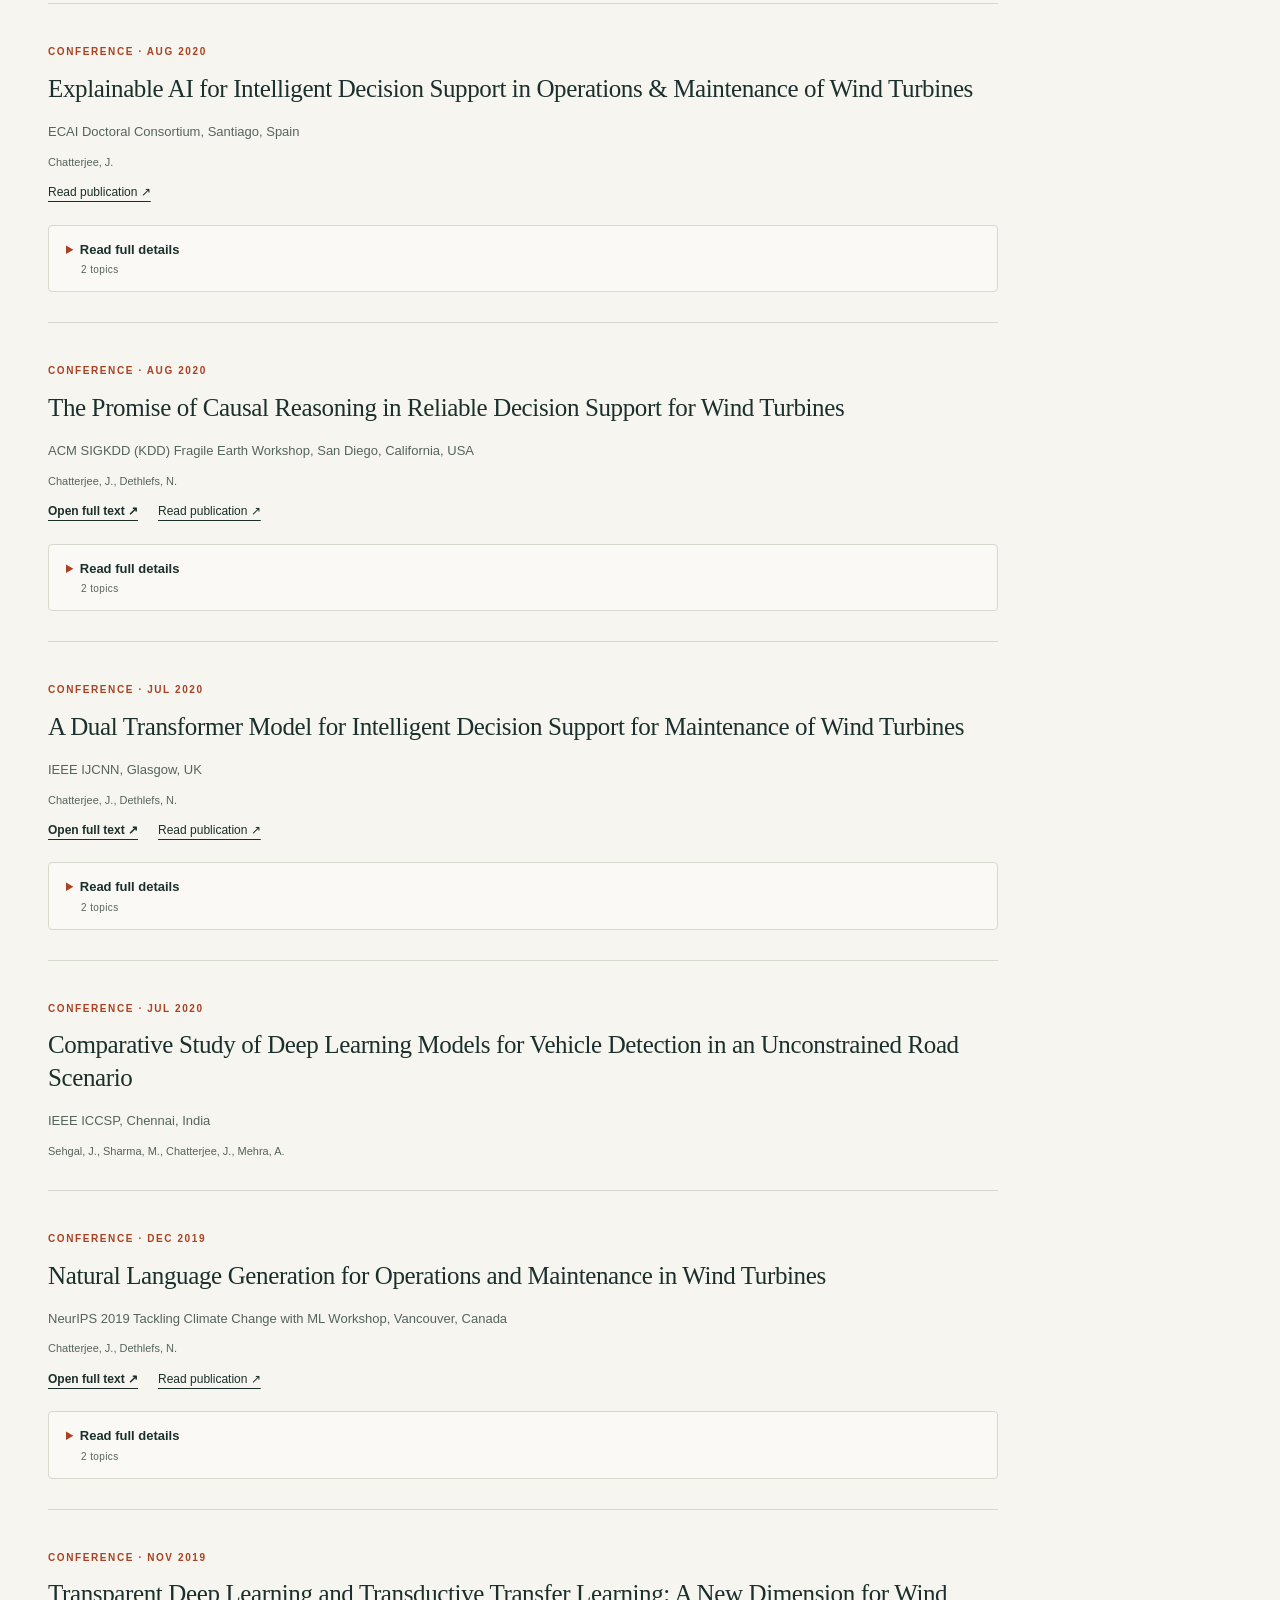
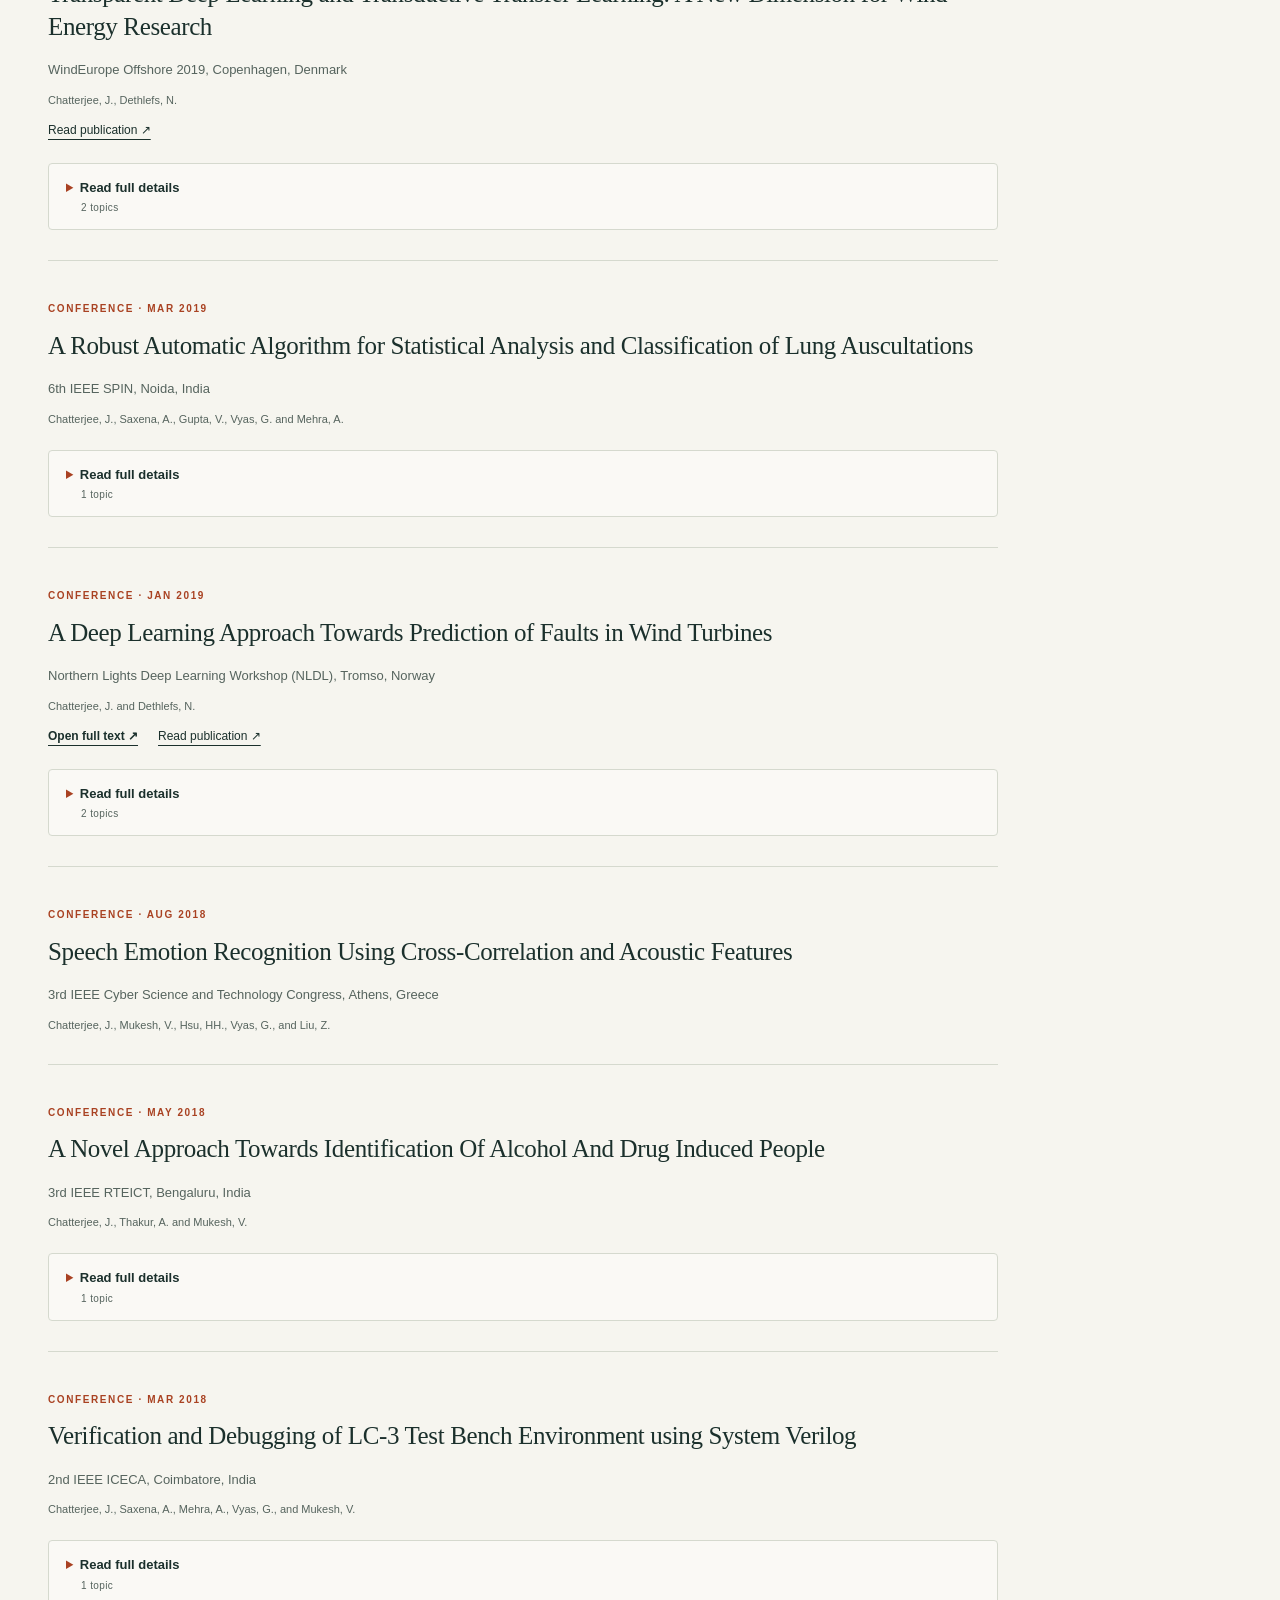
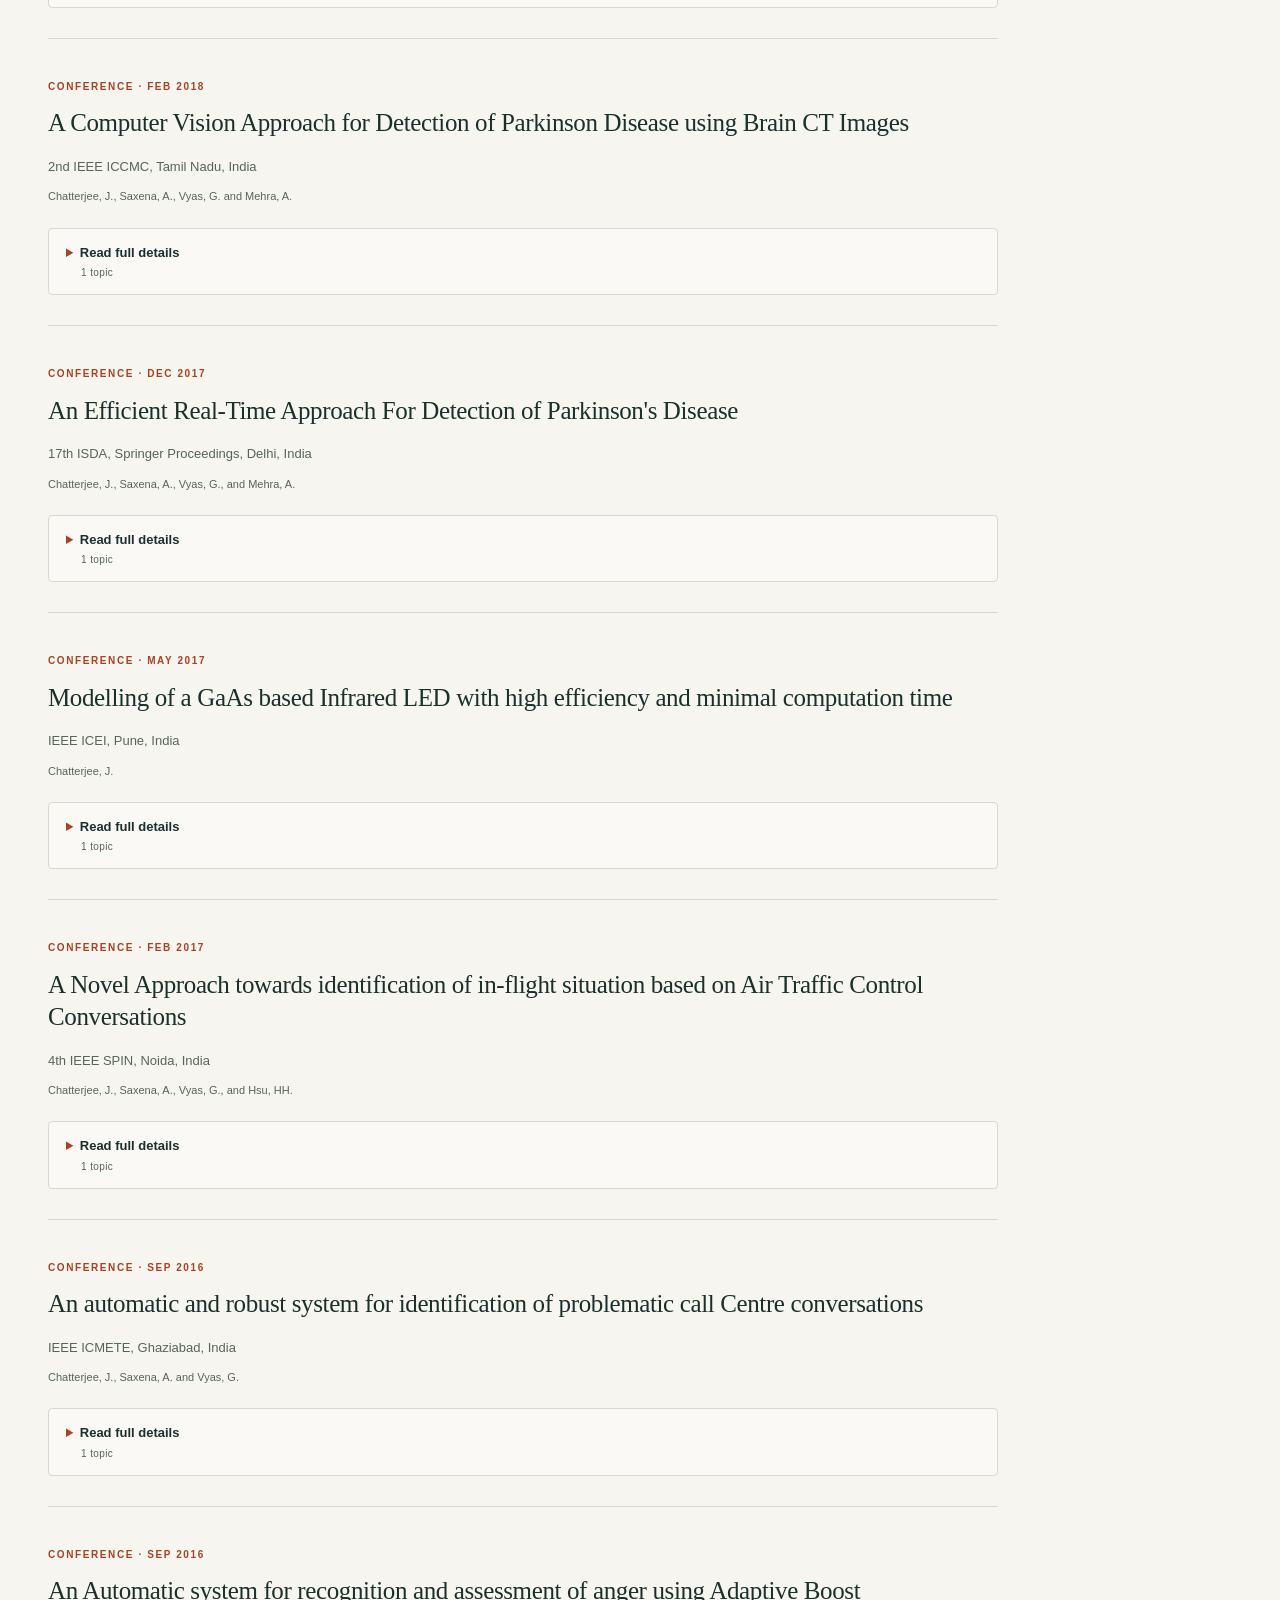
<file: research.html>
<!doctype html>
<html lang="en">
<head>
<meta charset="utf-8">
<meta name="viewport" content="width=device-width,initial-scale=1">
<title>Research &amp; writing | Dr. Joyjit Chatterjee</title>
<meta name="description" content="Publications, books and writing by Dr. Joyjit Chatterjee">
<meta name="theme-color" content="#f6f5ef">
<link rel="canonical" href="https://joyjitchatterjee.github.io/research.html">
<meta property="og:type" content="website">
<meta property="og:title" content="Research &amp; writing | Dr. Joyjit Chatterjee">
<meta property="og:description" content="Publications, books and writing by Dr. Joyjit Chatterjee">
<meta property="og:image" content="https://joyjitchatterjee.github.io/assets/images/forbes-summit.jpg">
<link rel="icon" href="assets/favicon.svg" type="image/svg+xml">
<link rel="stylesheet" href="assets/site.css?v=9bdf441ece1a">
<script src="assets/site.js?v=bd5a354df83c" defer></script>
<script src="assets/experience.js?v=0034a3a4070b" defer></script>
</head>
<body>
<a class="skip" href="#main">Skip to content</a>
<header class="site-header"><nav class="wrap nav" aria-label="Main navigation"><a class="brand" href="index.html" aria-label="Dr. Joyjit Chatterjee home"><span class="monogram">jc<span>·</span></span><span>Joyjit Chatterjee<span class="brand-sub">AI STRATEGY · PRODUCTS · INNOVATION</span></span></a><button class="menu-button" aria-expanded="false" aria-controls="nav-links" type="button">Menu <span>+</span></button><div id="nav-links" class="nav-links"><a href="index.html#work">Work</a><a href="index.html#feedback">Leadership</a><a href="index.html#speaking">Speaking</a><a href="research.html">Publications</a><a href="profile.html">Profile</a><a class="nav-contact" href="#contact">Get in touch ↗</a></div></nav></header>
<main id="main"><section class="page-intro wrap"><p class="eyebrow">Research & writing</p><h1>Ideas, investigations<br>& contributions.</h1><p class="lede">Explore journal articles, conference and workshop papers, books and writing across AI, energy and engineering.</p><div class="actions"><a class="button" href="#downloads">Read & share papers ↓</a><a class="text-link" href="#research-in-practice">Research in practice ↓</a><a class="text-link" href="https://scholar.google.co.uk/citations?user=kjWYrm4AAAAJ&amp;hl=en">Google Scholar ↗</a></div></section><div class="wrap"><section class="research-impact-stories" id="research-in-practice" aria-labelledby="impact-heading">
<div class="research-impact-grid"><div class="impact-introduction"><p class="eyebrow">Beyond citation counts</p>
<h2 id="impact-heading">Where my research<br>has made an impact.</h2>
<p>From doctoral guidance in Norway to student learning at UCL and inclusive design in Singapore, my co-authored research is finding its way into new settings and conversations.</p>
<p>These independent references show where the work is being quoted, applied in research methods and discussed across education, industry and responsible AI.</p></div><article class="research-impact-card" id="impact-ucl">
<p class="eyebrow">Higher education</p><p class="impact-institution">University College London</p>
<p class="impact-location">United Kingdom · 2026</p><h3>AI as a learning partner</h3><p>A UCL Changemakers study cites my work with Nina Dethlefs when exploring how conversational AI can support student confidence, seminar preparation and participation.</p>
<a class="text-link" href="https://student-journals.ucl.ac.uk/rdl/article/id/1940/">Read independent source ↗</a>
<details class="impact-evidence"><summary>Context & cited work</summary><p>The discussion connects the idea of a chatbot as a friend, guide or philosopher to students rehearsing seminar contributions. The paper explicitly cites Chatterjee and Dethlefs (2023).</p>
<p><strong>Source:</strong> Repositioning GenAI as a Dialogic Learning Partner</p>
<p><strong>My co-authored work:</strong> <a href="https://doi.org/10.1016/j.patter.2022.100676">This new conversational AI model can be your friend, philosopher, and guide, and even your worst enemy</a></p></details></article><article class="research-impact-card" id="impact-phd-on-track">
<p class="eyebrow">Doctoral guidance</p><p class="impact-institution">Norwegian university libraries</p>
<p class="impact-location">Norway</p><h3>Quoted in guidance for PhD researchers</h3><p>PhD on Track quotes our conversational AI paper in its guidance on research practice, bringing the work into a resource designed for doctoral researchers.</p>
<a class="text-link" href="https://www.phdontrack.net/good-research-practices/artificial-intelligence/">Read independent source ↗</a>
<details class="impact-evidence"><summary>Context & cited work</summary><p>The Opportunities section quotes the title of our Patterns paper under LLMs as conversation partners. UiT describes PhD on Track as a collaboration between five Norwegian university libraries.</p>
<p><strong>Source:</strong> Artificial Intelligence | PhD on Track</p>
<p><strong>My co-authored work:</strong> <a href="https://doi.org/10.1016/j.patter.2022.100676">This new conversational AI model can be your friend, philosopher, and guide, and even your worst enemy</a></p></details></article><article class="research-impact-card" id="impact-oup">
<p class="eyebrow">Organisational change</p><p class="impact-institution">Oxford University Press</p>
<p class="impact-location">Swedish university study · 2026</p><h3>How universities respond to generative AI</h3><p>A study of three Swedish universities cites our work in its analysis of how people understand and relate to conversational AI, from initial suspicion to acceptance as a colleague or collaborator.</p>
<a class="text-link" href="https://doi.org/10.1093/jpo/joag010">Read independent source ↗</a>
<details class="impact-evidence"><summary>Context & cited work</summary><p>Published in the Journal of Professions and Organization, October 2026. The theoretical discussion and analysis reference Chatterjee and Dethlefs (2023) on human-like qualities and roles attributed to AI.</p>
<p><strong>Source:</strong> From villain to VIP: institutional responses to generative AI in higher education</p>
<p><strong>My co-authored work:</strong> <a href="https://doi.org/10.1016/j.patter.2022.100676">This new conversational AI model can be your friend, philosopher, and guide, and even your worst enemy</a></p></details></article><article class="research-impact-card" id="impact-sutd">
<p class="eyebrow">Inclusive design</p><p class="impact-institution">Singapore University of Technology and Design</p>
<p class="impact-location">Singapore · 2025</p><h3>AI-assisted research on ageing and technology</h3><p>Researchers at SUTD and collaborating institutions cite our work in developing an AI prompting procedure for analysing older adults’ perceptions of ageing and technology.</p>
<a class="text-link" href="https://www.cambridge.org/core/journals/proceedings-of-the-design-society/article/codesign-and-ai-aiassisted-clustering-of-perception-patterns-of-seniors-on-ageing-and-technology-in-singapore/00BB8CF3D12A2E6DB003411CA7AC7E7C">Read independent source ↗</a>
<details class="impact-evidence"><summary>Context & cited work</summary><p>Section 3.2 references Chatterjee and Dethlefs (2023) while describing the structured procedure and SCOPE framework for AI prompting. Published by Cambridge University Press in Proceedings of the Design Society.</p>
<p><strong>Source:</strong> Codesign and AI: AI-assisted clustering of perception patterns of seniors on ageing and technology in Singapore</p>
<p><strong>My co-authored work:</strong> <a href="https://doi.org/10.1016/j.patter.2022.100676">This new conversational AI model can be your friend, philosopher, and guide, and even your worst enemy</a></p></details></article><article class="research-impact-card" id="impact-frontiers">
<p class="eyebrow">Renewable energy</p><p class="impact-institution">Frontiers in Energy Research</p>
<p class="impact-location">International · 2026</p><h3>Explainable AI assessed in a systematic review</h3><p>A review of 48 studies includes our wind-turbine anomaly prediction research. Its comparative analysis highlights fault explanations that align with human analysis.</p>
<a class="text-link" href="https://doi.org/10.3389/fenrg.2026.1753200">Read independent source ↗</a>
<details class="impact-evidence"><summary>Context & cited work</summary><p>Tables 3 and 11 and the wind-energy discussion assess our 2020 Wind Energy paper, including feature importance for fault diagnosis. This is an independent review of the method, not a new deployment claim.</p>
<p><strong>Source:</strong> Renewable energy management using explainable artificial intelligence</p>
<p><strong>My co-authored work:</strong> <a href="https://doi.org/10.1002/we.2510">Deep learning with knowledge transfer for explainable anomaly prediction in wind turbines</a></p></details></article><article class="research-impact-card" id="impact-jmir">
<p class="eyebrow">Responsible AI</p><p class="impact-institution">JMIR AI</p>
<p class="impact-location">International · 2025</p><h3>Among 100 highly cited LLM publications studied</h3><p>An independent bibliometric study includes our early ChatGPT paper among the publications it analyses, citing its emphasis on human oversight for reliable AI outputs.</p>
<a class="text-link" href="https://doi.org/10.2196/68603">Read independent source ↗</a>
<details class="impact-evidence"><summary>Context & cited work</summary><p>Our paper is reference 80, within the reviewed technology and information sciences group. The discussion cites it on human oversight. The 100-publication selection belongs to this study and its search criteria, rather than a current universal ranking.</p>
<p><strong>Source:</strong> Identification and Categorization of the Top 100 Articles and the Future of Large Language Models: Thematic Analysis Using Bibliometric Analysis</p>
<p><strong>My co-authored work:</strong> <a href="https://doi.org/10.1016/j.patter.2022.100676">This new conversational AI model can be your friend, philosopher, and guide, and even your worst enemy</a></p></details></article><article class="research-impact-card" id="impact-gi">
<p class="eyebrow">Human-centred systems</p><p class="impact-institution">German Informatics Society</p>
<p class="impact-location">Germany · 2026</p><h3>ReActV in the discussion on human agency</h3><p>The society’s adaptive and interactive systems group discusses our co-authored ReActV delivery-planning research as an example of AI supporting workers while retaining human intervention and control.</p>
<a class="text-link" href="https://fg-abis.gi.de/en/activities/summaries-reflections/abiswebsci-2026-the-effects-of-the-adaptive-web-on-society">Read independent source ↗</a>
<details class="impact-evidence"><summary>Context & cited work</summary><p>The official workshop reflection names all four co-authors and describes stepwise confirmation and escalation in the proposed system. It discusses human agency in algorithmically managed work environments.</p>
<p><strong>Source:</strong> ABIS@WebSci 2026: The Effects of the Adaptive Web on Society</p>
<p><strong>My co-authored work:</strong> <a href="https://doi.org/10.1145/3795513.3810458">Structuring the Last Mile with ReActV: Tool-Augmented Delivery Planning with Verification</a></p></details></article><article class="research-impact-card" id="impact-public-health">
<p class="eyebrow">Public health communication</p><p class="impact-institution">University of Macau</p>
<p class="impact-location">Macau · 2023</p><h3>Conversational AI and patient companionship</h3><p>A Journal of Public Health commentary cites our conversational AI paper when discussing intelligent patient companionship and the safeguards needed in public health communication.</p>
<a class="text-link" href="https://doi.org/10.1093/pubmed/fdad028">Read independent source ↗</a>
<details class="impact-evidence"><summary>Context & cited work</summary><p>The commentary by Jan Gresil Kahambing quotes the title of our Patterns paper as reference 2. Published by Oxford University Press in April 2023. This is engagement with the work in a scholarly discussion, not evidence of clinical deployment.</p>
<p><strong>Source:</strong> ChatGPT, public health communication and ‘intelligent patient companionship’</p>
<p><strong>My co-authored work:</strong> <a href="https://doi.org/10.1016/j.patter.2022.100676">This new conversational AI model can be your friend, philosopher, and guide, and even your worst enemy</a></p></details></article></div>
<p class="impact-closing">For me, research impact is also about who engages with an idea, where it travels and the conversations it helps move forward.</p></section></div><section class="wrap research-metrics-page"><div class="research-reach" id="research-impact"><div class="reach-copy"><p class="eyebrow">Research with reach</p><h3>Ideas others<br>build on.</h3><p>Explainable AI, industrial decision support and the energy transition.</p><a class="text-link" href="https://scholar.google.com/citations?user=kjWYrm4AAAAJ&amp;hl=en">Explore Google Scholar ↗</a></div><div class="reach-data"><div class="scholar-metrics"><a href="https://scholar.google.com/citations?user=kjWYrm4AAAAJ&amp;hl=en"><strong>964</strong><span>Google Scholar citations</span></a><a href="https://scholar.google.com/citations?user=kjWYrm4AAAAJ&amp;hl=en"><strong>12</strong><span>h-index</span></a><a href="https://scholar.google.com/citations?user=kjWYrm4AAAAJ&amp;hl=en"><strong>14</strong><span>i10-index</span></a></div><figure class="citation-chart"><figcaption>Citations by year <span>Google Scholar</span></figcaption><div class="citation-bars"><div class="citation-year"><span class="citation-count">6</span><span class="citation-track"><span class="citation-bar " style="height:2.36%"></span></span><span>2019</span></div><div class="citation-year"><span class="citation-count">27</span><span class="citation-track"><span class="citation-bar " style="height:10.63%"></span></span><span>2020</span></div><div class="citation-year"><span class="citation-count">39</span><span class="citation-track"><span class="citation-bar " style="height:15.35%"></span></span><span>2021</span></div><div class="citation-year"><span class="citation-count">66</span><span class="citation-track"><span class="citation-bar " style="height:25.98%"></span></span><span>2022</span></div><div class="citation-year"><span class="citation-count">174</span><span class="citation-track"><span class="citation-bar " style="height:68.50%"></span></span><span>2023</span></div><div class="citation-year"><span class="citation-count">254</span><span class="citation-track"><span class="citation-bar " style="height:100.00%"></span></span><span>2024</span></div><div class="citation-year"><span class="citation-count">230</span><span class="citation-track"><span class="citation-bar " style="height:90.55%"></span></span><span>2025</span></div><div class="citation-year"><span class="citation-count">154</span><span class="citation-track"><span class="citation-bar partial" style="height:60.63%"></span></span><span>2026*</span></div></div></figure><p class="metric-note">Snapshot: 3 November 2026. *2026 is a partial year.</p><details class="reach-method"><summary>Explore selected cited research</summary><ol class="cited-work"><li><a href="https://doi.org/10.1016/j.patter.2022.100676">This new conversational AI model can be your friend, philosopher, and guide, and even your worst enemy</a><span>376 citations · Patterns</span></li><li><a href="https://doi.org/10.1016/j.rser.2021.111051">Scientometric review of artificial intelligence for operations &amp; maintenance of wind turbines: The past, present and future</a><span>198 citations · Renewable and Sustainable Energy Reviews</span></li><li><a href="https://doi.org/10.1002/we.2510">Deep learning with knowledge transfer for explainable anomaly prediction in wind turbines</a><span>90 citations · Wind Energy</span></li></ol><p>Google Scholar citation counts, observed 3 November 2026.</p></details><details class="reach-method"><summary>More reach & metric definitions</summary><p><a href="https://www.researchgate.net/profile/Joyjit-Chatterjee"><strong>40,203 ResearchGate reads</strong> ↗</a>, observed 14 November 2026. Reads include views of publication summaries, figures and full texts or downloads, not unique readers.</p><p>The h-index is the number of papers with at least that many citations. The i10-index counts papers with at least ten citations. Platforms have different coverage; their figures are not combined.</p></details></div></div></section><section class="section wrap compact" id="downloads"><div class="section-heading"><div><p class="eyebrow">Papers to read & share</p><h2>Publication downloads.</h2></div><p>Read the full papers, save a copy or share a direct link.</p></div><article class="paper-download" id="download-glow-2026" aria-labelledby="download-glow-2026-title">
<a class="paper-preview" href="assets/papers/glow-2026-power-line-om.pdf"><img src="assets/images/glow-2026-paper-preview.png" width="708" height="1000" alt="First page of Graph-Grounded Multimodal Agent for Trustworthy Power-Line Operations and Maintenance" loading="lazy"></a>
<div class="paper-copy"><p class="eyebrow">GLOW workshop at ISWC, Bari, Italy · Oct 2026</p><h3 id="download-glow-2026-title">Graph-Grounded Multimodal Agent for Trustworthy Power-Line Operations and Maintenance</h3><p class="paper-authors">Verma, S., Chatterjee, J., Guo, J., Marar, A., Shankaran, R., Sharma, G., Guo, Z., Mehra, A.</p><p>A graph-grounded, physics-aware agent combines visual evidence, engineering knowledge and simulation to support traceable power-line inspection and maintenance decisions.</p><p class="paper-meta">PDF · 15 pages · 12.3 MB · CC BY 4.0</p><div class="actions"><a class="button" href="assets/papers/glow-2026-power-line-om.pdf">Read paper ↗</a><a class="text-link" href="assets/papers/glow-2026-power-line-om.pdf" download>Download PDF ↓</a><a class="text-link" href="https://temp-iswc26-workshops.netlify.app/glow-paper6.pdf">Original source ↗</a></div>
<div class="paper-share"><label for="share-glow-2026">Share this paper</label><div><input id="share-glow-2026" type="text" readonly value="https://joyjitchatterjee.github.io/assets/papers/glow-2026-power-line-om.pdf" aria-label="Permanent PDF link for Graph-Grounded Multimodal Agent for Trustworthy Power-Line Operations and Maintenance"><button type="button" data-copy-pdf="share-glow-2026">Copy link</button></div><p id="share-glow-2026-status" class="copy-status" role="status" aria-live="polite"></p></div></div></article><article class="paper-download" id="download-facilitating-renewables" aria-labelledby="download-facilitating-renewables-title">
<a class="paper-preview" href="assets/papers/facilitating-renewables.pdf"><img src="assets/images/facilitating-renewables-preview.png" width="771" height="1000" alt="First page of Facilitating a smoother transition to renewable energy with AI" loading="lazy"></a>
<div class="paper-copy"><p class="eyebrow">Patterns / Cell Press · Jun 2022</p><h3 id="download-facilitating-renewables-title">Facilitating a smoother transition to renewable energy with AI</h3><p class="paper-authors">Chatterjee, J., Dethlefs, N.</p><p>A perspective on the technical and organisational changes needed to move AI into renewable-energy operations.</p><p class="paper-meta">PDF · 3 pages · 0.3 MB · CC BY 4.0</p><div class="actions"><a class="button" href="assets/papers/facilitating-renewables.pdf">Read paper ↗</a><a class="text-link" href="assets/papers/facilitating-renewables.pdf" download>Download PDF ↓</a><a class="text-link" href="https://ldr-lboro.github.io/publications/patterns2022.pdf">Original source ↗</a></div>
<div class="paper-share"><label for="share-facilitating-renewables">Share this paper</label><div><input id="share-facilitating-renewables" type="text" readonly value="https://joyjitchatterjee.github.io/assets/papers/facilitating-renewables.pdf" aria-label="Permanent PDF link for Facilitating a smoother transition to renewable energy with AI"><button type="button" data-copy-pdf="share-facilitating-renewables">Copy link</button></div><p id="share-facilitating-renewables-status" class="copy-status" role="status" aria-live="polite"></p></div></div></article><article class="paper-download" id="download-domain-invariant-icing" aria-labelledby="download-domain-invariant-icing-title">
<a class="paper-preview" href="assets/papers/domain-invariant-icing.pdf"><img src="assets/images/domain-invariant-icing-preview.png" width="705" height="1000" alt="First page of Domain-invariant icing detection on wind turbine rotor blades with generative artificial intelligence for deep transfer learning" loading="lazy"></a>
<div class="paper-copy"><p class="eyebrow">Environmental Data Science, Cambridge University Press · Jun 2023</p><h3 id="download-domain-invariant-icing-title">Domain-invariant icing detection on wind turbine rotor blades with generative artificial intelligence for deep transfer learning</h3><p class="paper-authors">Chatterjee, J., Alvela Nieto, M. T., Gelbhardt, H., Dethlefs, N., Ohlendorf, J.-H., Greulich, A., Thoben, K.-D.</p><p>Generative AI and transfer learning for recognising wind-turbine blade icing across changing visual conditions.</p><p class="paper-meta">PDF · 15 pages · 2.0 MB · CC BY 4.0</p><div class="actions"><a class="button" href="assets/papers/domain-invariant-icing.pdf">Read paper ↗</a><a class="text-link" href="assets/papers/domain-invariant-icing.pdf" download>Download PDF ↓</a><a class="text-link" href="https://www.cambridge.org/core/services/aop-cambridge-core/content/view/380344A0FF90C22E973A3B06F8E4E2BA/S2634460223000092a.pdf/div-class-title-domain-invariant-icing-detection-on-wind-turbine-rotor-blades-with-generative-artificial-intelligence-for-deep-transfer-learning-div.pdf">Original source ↗</a></div>
<div class="paper-share"><label for="share-domain-invariant-icing">Share this paper</label><div><input id="share-domain-invariant-icing" type="text" readonly value="https://joyjitchatterjee.github.io/assets/papers/domain-invariant-icing.pdf" aria-label="Permanent PDF link for Domain-invariant icing detection on wind turbine rotor blades with generative artificial intelligence for deep transfer learning"><button type="button" data-copy-pdf="share-domain-invariant-icing">Copy link</button></div><p id="share-domain-invariant-icing-status" class="copy-status" role="status" aria-live="polite"></p></div></div></article><article class="paper-download" id="download-multimodal-factories" aria-labelledby="download-multimodal-factories-title">
<a class="paper-preview" href="assets/papers/multimodal-factories.pdf"><img src="assets/images/multimodal-factories-preview.png" width="708" height="1000" alt="First page of How Multimodal Data Can Enable Scalable and Trustworthy AI in Factories of The Future" loading="lazy"></a>
<div class="paper-copy"><p class="eyebrow">HAL Preprint · Sep 2024</p><h3 id="download-multimodal-factories-title">How Multimodal Data Can Enable Scalable and Trustworthy AI in Factories of The Future</h3><p class="paper-authors">Chatterjee, J., Shankaran, R., Dethlefs, N.</p><p>Coauthored at Reckitt, this perspective proposes a shared data foundation across R&amp;D, production, quality and supply chains. It connects equipment effectiveness and operational decisions with explainable AI, domain expertise and human oversight.</p><p class="paper-meta">PDF · 8 pages · 12.7 MB · CC BY 4.0</p><div class="actions"><a class="button" href="assets/papers/multimodal-factories.pdf">Read paper ↗</a><a class="text-link" href="assets/papers/multimodal-factories.pdf" download>Download PDF ↓</a><a class="text-link" href="https://hal.science/hal-04696344v1/document">Original source ↗</a></div>
<div class="paper-share"><label for="share-multimodal-factories">Share this paper</label><div><input id="share-multimodal-factories" type="text" readonly value="https://joyjitchatterjee.github.io/assets/papers/multimodal-factories.pdf" aria-label="Permanent PDF link for How Multimodal Data Can Enable Scalable and Trustworthy AI in Factories of The Future"><button type="button" data-copy-pdf="share-multimodal-factories">Copy link</button></div><p id="share-multimodal-factories-status" class="copy-status" role="status" aria-live="polite"></p></div></div></article></section><section class="wrap section compact"><div class="filters"><div><label for="search">Search publications</label><input id="search" type="search" placeholder="Title, author or venue"></div><div><label for="kind">Publication type</label><select id="kind"><option value="all">All types</option><option value="conference">Conference</option><option value="journal">Journal</option><option value="abstract">Abstract</option><option value="chapter">Chapter</option><option value="preprint">Preprint</option><option value="book">Book</option><option value="blog">Blog</option><option value="video">Video</option></select></div></div><p id="result-count" role="status" aria-live="polite">51 publications</p><div id="publications"><article class="publication" data-kind="conference"><p class="eyebrow">conference · Oct 2026</p><h3>Graph-Grounded Multimodal Agent for Trustworthy Power-Line Operations and Maintenance</h3><p>GLOW workshop at ISWC, Bari, Italy</p><p class="authors">Verma, S., Chatterjee, J., Guo, J., Marar, A., Shankaran, R., Sharma, G., Guo, Z., Mehra, A.</p><div class="publication-links"><a class="publication-pdf" href="assets/papers/glow-2026-power-line-om.pdf">Read PDF ↗</a> <a href="https://glow-workshop.github.io/iswc2026/">View workshop programme ↗</a></div><details class="cv-details" data-cv-details><summary>Read full details<span class="detail-count">1 topic</span></summary><div class="detail-content"><section class="detail-group"><h4>Presentation and publication context</h4><ul><li>Presented as a talk at the GLOW workshop at ISWC 2026, Bari.</li></ul></section></div></details></article><article class="publication" data-kind="conference"><p class="eyebrow">conference · Jul 2026</p><h3>When Words Move Markets: Interpretable Behavioural and Robustness Analysis of LLMs for Financial Sentiment Reasoning via Local Perturbation Explanations</h3><p>NLDB 2026, Springer</p><p class="authors">Verma, S., Aslansefat, K., Chatterjee, J., Marar, A., Mehra, A., Ekundayo, A.</p><div class="publication-links"><a href="https://doi.org/10.1007/978-3-032-29532-3_19">Read publication ↗</a></div></article><article class="publication" data-kind="conference"><p class="eyebrow">conference · May 2026</p><h3>Structuring the Last Mile with ReActV: Tool-Augmented Delivery Planning with Verification</h3><p>ABIS workshop at ACM Web Science 2026; ACM Web Science Conference Companion</p><p class="authors">Chatterjee, J., Gamtenadze, D., Marar, A., Agarwal, P.</p><div class="publication-links"><a href="https://doi.org/10.1145/3795513.3810458">Read publication ↗</a></div></article><article class="publication" data-kind="journal"><p class="eyebrow">journal · May 2026</p><h3>Laying the foundations for context-aware and AI-ready fault diagnosis with the Operations Ontology</h3><p>Journal of Physics: Conference Series, IOP Publishing</p><p class="authors">Jonsson, C., Hansen, M. S., Wilson, J. J., Farren, D., Dethlefs, N., Chatterjee, J., Draper, J., Donnelly, R., Dimopoulos, A., Wiens, M., Marykovskiy, Y., Barber, S.</p><div class="publication-links"><a class="publication-pdf" href="https://iopscience.iop.org/article/10.1088/1742-6596/3232/1/012005/pdf">Open full text ↗</a> <a href="https://doi.org/10.1088/1742-6596/3232/1/012005">Read publication ↗</a></div><details class="cv-details" data-cv-details><summary>Read full details<span class="detail-count">1 topic</span></summary><div class="detail-content"><section class="detail-group"><h4>Publication source</h4><ul><li>Publication metadata and access link checked against the Loughborough research-group archive and linked primary source.</li></ul></section></div></details></article><article class="publication" data-kind="abstract"><p class="eyebrow">abstract · Apr 2026</p><h3>Multi-Agentic Collective Intelligence with Generative AI for Interactive Decision Support in the Offshore Wind Industry</h3><p>WindEurope Annual Conference, Madrid, Spain</p><p class="authors">Dethlefs, N., Chatterjee, J., Marar, A., Alugo, I.O., Ekundayo, A., Rothon, C., Houseago, R.</p><div class="publication-links"><a href="https://ldr-lboro.github.io/publications/WindEurope_poster26.pdf">Read publication ↗</a></div></article><article class="publication" data-kind="chapter"><p class="eyebrow">chapter · Dec 2025</p><h3>AI for Renewables: Addressing Operational, Engineering, and Socioeconomic Adoption Challenges</h3><p>Renewable Energy Transition with Artificial Intelligence, Chapter 1, Wiley</p><p class="authors">Chatterjee, J., Dethlefs, N.</p><div class="publication-links"><a href="https://onlinelibrary.wiley.com/doi/10.1002/9781394300068.ch01">Read publication ↗</a></div></article><article class="publication" data-kind="journal"><p class="eyebrow">journal · Jun 2023</p><h3>Domain-invariant icing detection on wind turbine rotor blades with generative artificial intelligence for deep transfer learning</h3><p>Environmental Data Science, Cambridge University Press</p><p class="authors">Chatterjee, J., Alvela Nieto, M. T., Gelbhardt, H., Dethlefs, N., Ohlendorf, J.-H., Greulich, A., Thoben, K.-D.</p><div class="publication-links"><a class="publication-pdf" href="assets/papers/domain-invariant-icing.pdf">Read PDF ↗</a> <a href="https://doi.org/10.1017/eds.2023.9">Read publication ↗</a></div><details class="cv-details" data-cv-details><summary>Read full details<span class="detail-count">1 topic</span></summary><div class="detail-content"><section class="detail-group"><h4>Publication source</h4><ul><li>Publication metadata and access link checked against the Loughborough research-group archive and linked primary source.</li></ul></section></div></details></article><article class="publication" data-kind="conference"><p class="eyebrow">conference · 2023</p><h3>Analysis of CPU Utilization of a Cross-Platform Web Application for Facial Recognition based Remote User Tracking System</h3><p>3rd International Conference on Intelligent Technologies (CONIT), Hubli, India, IEEE</p><p class="authors">Pabanaas, V., Singhal, S., Saxena, A., Chatterjee, J., Mehra, A.</p><div class="publication-links"></div></article><article class="publication" data-kind="journal"><p class="eyebrow">journal · Jan 2023</p><h3>This new conversational AI model can be your friend, philosopher, and guide, and even your worst enemy</h3><p>Patterns / Cell Press</p><p class="authors">Chatterjee, J. and Dethlefs, N.</p><div class="publication-links"><a href="https://doi.org/10.1016/j.patter.2022.100676">Read publication ↗</a></div><details class="cv-details" data-cv-details><summary>Read full details<span class="detail-count">1 topic</span></summary><div class="detail-content"><section class="detail-group"><h4>Publication details</h4><ul><li>Patterns, volume 4, issue 1 (January 2023).</li></ul></section></div></details></article><article class="publication" data-kind="journal"><p class="eyebrow">journal · Aug 2022</p><h3>Automated Question-Answering for Interactive Decision Support in Operations &amp; Maintenance of Wind Turbines</h3><p>IEEE Access</p><p class="authors">Chatterjee, J., Dethlefs, N.</p><div class="publication-links"><a href="https://ieeexplore.ieee.org/document/9852225/">Read publication ↗</a></div><details class="cv-details" data-cv-details><summary>Read full details<span class="detail-count">1 topic</span></summary><div class="detail-content"><section class="detail-group"><h4>Publication details</h4><ul><li>IEEE Access, volume 10 (August 2022).</li></ul></section></div></details></article><article class="publication" data-kind="journal"><p class="eyebrow">journal · Jun 2022</p><h3>Facilitating a smoother transition to renewable energy with AI</h3><p>Patterns / Cell Press</p><p class="authors">Chatterjee, J., Dethlefs, N.</p><div class="publication-links"><a class="publication-pdf" href="assets/papers/facilitating-renewables.pdf">Read PDF ↗</a> <a href="https://doi.org/10.1016/j.patter.2022.100528">Read publication ↗</a></div><details class="cv-details" data-cv-details><summary>Read full details<span class="detail-count">2 topics</span></summary><div class="detail-content"><section class="detail-group"><h4>Publication details</h4><ul><li>Patterns, volume 3, issue 6 (June 2022).</li></ul></section><section class="detail-group"><h4>Publication source</h4><ul><li>Publication metadata and access link checked against the Loughborough research-group archive and linked primary source.</li></ul></section></div></details></article><article class="publication" data-kind="journal"><p class="eyebrow">journal · 2021</p><h3>Scientometric review of artificial intelligence for operations &amp; maintenance of wind turbines: The past, present and future</h3><p>Renewable and Sustainable Energy Reviews / Elsevier</p><p class="authors">Chatterjee, J., Dethlefs, N.</p><div class="publication-links"><a href="https://doi.org/10.1016/j.rser.2021.111051">Read publication ↗</a></div><details class="cv-details" data-cv-details><summary>Read full details<span class="detail-count">1 topic</span></summary><div class="detail-content"><section class="detail-group"><h4>Publication details</h4><ul><li>Renewable and Sustainable Energy Reviews, volume 144, pages 1–31 (2021).</li></ul></section></div></details></article><article class="publication" data-kind="journal"><p class="eyebrow">journal · Sep 2020</p><h3>Temporal Causal Inference in Wind Turbine SCADA Data Using Deep Learning for Explainable AI</h3><p>IOP Journal of Physics: Conference Series</p><p class="authors">Chatterjee, J., Dethlefs, N.</p><div class="publication-links"><a class="publication-pdf" href="https://iopscience.iop.org/article/10.1088/1742-6596/1618/2/022022/pdf">Open full text ↗</a> <a href="https://doi.org/10.1088/1742-6596/1618/2/022022">Read publication ↗</a></div><details class="cv-details" data-cv-details><summary>Read full details<span class="detail-count">1 topic</span></summary><div class="detail-content"><section class="detail-group"><h4>Publication source</h4><ul><li>Publication metadata and access link checked against the Loughborough research-group archive and linked primary source.</li></ul></section></div></details></article><article class="publication" data-kind="journal"><p class="eyebrow">journal · Apr 2020</p><h3>Deep learning with knowledge transfer for explainable anomaly prediction in wind turbines</h3><p>Wind Energy / Wiley</p><p class="authors">Chatterjee, J., Dethlefs, N.</p><div class="publication-links"><a href="https://doi.org/10.1002/we.2510">Read publication ↗</a></div><details class="cv-details" data-cv-details><summary>Read full details<span class="detail-count">1 topic</span></summary><div class="detail-content"><section class="detail-group"><h4>Publication details</h4><ul><li>Wind Energy, volume 23, pages 1693–1710 (2020).</li></ul></section></div></details></article><article class="publication" data-kind="preprint"><p class="eyebrow">preprint · Sep 2024</p><h3>How Multimodal Data Can Enable Scalable and Trustworthy AI in Factories of The Future</h3><p>HAL Preprint</p><p class="authors">Chatterjee, J., Shankaran, R., Dethlefs, N.</p><div class="publication-links"><a class="publication-pdf" href="assets/papers/multimodal-factories.pdf">Read PDF ↗</a> <a href="https://hal.science/hal-04696344v1">Read publication ↗</a></div><details class="cv-details" data-cv-details><summary>Read full details<span class="detail-count">1 topic</span></summary><div class="detail-content"><section class="detail-group"><h4>Publication source</h4><ul><li>Publication metadata and access link checked against the Loughborough research-group archive and linked primary source.</li></ul></section></div></details></article><article class="publication" data-kind="preprint"><p class="eyebrow">preprint · Feb 2021</p><h3>XAI4Wind: A Multimodal Knowledge Graph Database for Explainable Decision Support in Operations &amp; Maintenance of Wind Turbines</h3><p>arXiv Preprint</p><p class="authors">Chatterjee, J., Dethlefs, N.</p><div class="publication-links"><a class="publication-pdf" href="https://arxiv.org/pdf/2012.10489">Open full text ↗</a> <a href="https://arxiv.org/abs/2012.10489">Read publication ↗</a></div></article><article class="publication" data-kind="conference"><p class="eyebrow">conference · Dec 2022</p><h3>Generalized Ice Detection on Wind Turbine Rotor Blades with Neural Style Transfer</h3><p>Tackling Climate Change with Machine Learning Workshop at NeurIPS 2022, New Orleans, USA</p><p class="authors">Chatterjee, J., Alvela Nieto, M. T., Gelbhardt, H., Dethlefs, N., Ohlendorf, J., Thoben, K.-D.</p><div class="publication-links"><a class="publication-pdf" href="https://ccai-papers.s3.us-east-1.amazonaws.com/neurips2022/47/paper.pdf">Open full text ↗</a> <a href="https://www.climatechange.ai/papers/neurips2022/47">Read publication ↗</a></div><details class="cv-details" data-cv-details><summary>Read full details<span class="detail-count">2 topics</span></summary><div class="detail-content"><section class="detail-group"><h4>Presentation and publication context</h4><ul><li>Presented as a poster at the Tackling Climate Change with Machine Learning workshop at NeurIPS 2022.</li></ul></section><section class="detail-group"><h4>Publication source</h4><ul><li>Publication metadata and access link checked against the Loughborough research-group archive and linked primary source.</li></ul></section></div></details></article><article class="publication" data-kind="conference"><p class="eyebrow">conference · Oct 2020</p><h3>Deep Reinforcement Learning for Maintenance Planning of Offshore Vessel Transfer</h3><p>4th International Conference on Renewable Energies Offshore (RENEW), Lisbon, Portugal. (Published as book chapter in CRC Press, Taylor &amp; Francis)</p><p class="authors">Chatterjee, J., Dethlefs, N.</p><div class="publication-links"><a href="https://doi.org/10.1201/9781003134572-50">Read publication ↗</a></div><details class="cv-details" data-cv-details><summary>Read full details<span class="detail-count">2 topics</span></summary><div class="detail-content"><section class="detail-group"><h4>Presentation and publication context</h4><ul><li>Talk delivered at RENEW 2020, Lisbon. Published as a book chapter in Developments in Renewable Energies Offshore, CRC Press / Taylor &amp; Francis.</li></ul></section><section class="detail-group"><h4>Publication source</h4><ul><li>Publication metadata and access link checked against the Loughborough research-group archive and linked primary source.</li></ul></section></div></details></article><article class="publication" data-kind="conference"><p class="eyebrow">conference · Sep 2020</p><h3>The Promise of Deep Learning for Indian Roads: A Comparative Evaluation of Architectures</h3><p>International Conference on Machine Intelligence and Smart Systems (MISS), Springer Proceedings, Gwalior, India</p><p class="authors">Sharma, M., Sehgal, J., Chatterjee, J., Mehra, A.</p><div class="publication-links"></div></article><article class="publication" data-kind="conference"><p class="eyebrow">conference · Aug 2020</p><h3>Explainable AI for Intelligent Decision Support in Operations &amp; Maintenance of Wind Turbines</h3><p>ECAI Doctoral Consortium, Santiago, Spain</p><p class="authors">Chatterjee, J.</p><div class="publication-links"><a href="https://www.researchgate.net/publication/344449303_Explainable_AI_for_Intelligent_Decision_Support_in_Operations_Maintenance_of_Wind_Turbines">Read publication ↗</a></div><details class="cv-details" data-cv-details><summary>Read full details<span class="detail-count">2 topics</span></summary><div class="detail-content"><section class="detail-group"><h4>Presentation and publication context</h4><ul><li>Talk delivered at the ECAI Doctoral Consortium, Santiago, in August 2020.</li></ul></section><section class="detail-group"><h4>Publication source</h4><ul><li>Publication metadata and access link checked against the Loughborough research-group archive and linked primary source.</li></ul></section></div></details></article><article class="publication" data-kind="conference"><p class="eyebrow">conference · Aug 2020</p><h3>The Promise of Causal Reasoning in Reliable Decision Support for Wind Turbines</h3><p>ACM SIGKDD (KDD) Fragile Earth Workshop, San Diego, California, USA</p><p class="authors">Chatterjee, J., Dethlefs, N.</p><div class="publication-links"><a class="publication-pdf" href="https://www.researchgate.net/profile/Joyjit-Chatterjee/publication/344438754_The_Promise_of_Causal_Reasoning_in_Reliable_Decision_Support_for_Wind_Turbines/links/5f758dde299bf1b53e03744e/The-Promise-of-Causal-Reasoning-in-Reliable-Decision-Support-for-Wind-Turbines.pdf">Open full text ↗</a> <a href="https://www.researchgate.net/publication/344438754_The_Promise_of_Causal_Reasoning_in_Reliable_Decision_Support_for_Wind_Turbines">Read publication ↗</a></div><details class="cv-details" data-cv-details><summary>Read full details<span class="detail-count">2 topics</span></summary><div class="detail-content"><section class="detail-group"><h4>Presentation and publication context</h4><ul><li>Talk delivered at the Fragile Earth workshop at KDD 2020.</li></ul></section><section class="detail-group"><h4>Publication source</h4><ul><li>Publication metadata and access link checked against the Loughborough research-group archive and linked primary source.</li></ul></section></div></details></article><article class="publication" data-kind="conference"><p class="eyebrow">conference · Jul 2020</p><h3>A Dual Transformer Model for Intelligent Decision Support for Maintenance of Wind Turbines</h3><p>IEEE IJCNN, Glasgow, UK</p><p class="authors">Chatterjee, J., Dethlefs, N.</p><div class="publication-links"><a class="publication-pdf" href="https://hull-repository.worktribe.com/preview/4056082/IJCNN_PreprintVersion.pdf">Open full text ↗</a> <a href="https://doi.org/10.1109/IJCNN48605.2020.9206839">Read publication ↗</a></div><details class="cv-details" data-cv-details><summary>Read full details<span class="detail-count">2 topics</span></summary><div class="detail-content"><section class="detail-group"><h4>Presentation and publication context</h4><ul><li>Talk delivered at IEEE IJCNN 2020 as part of WCCI.</li></ul></section><section class="detail-group"><h4>Publication source</h4><ul><li>Publication metadata and access link checked against the Loughborough research-group archive and linked primary source.</li></ul></section></div></details></article><article class="publication" data-kind="conference"><p class="eyebrow">conference · Jul 2020</p><h3>Comparative Study of Deep Learning Models for Vehicle Detection in an Unconstrained Road Scenario</h3><p>IEEE ICCSP, Chennai, India</p><p class="authors">Sehgal, J., Sharma, M., Chatterjee, J., Mehra, A.</p><div class="publication-links"></div></article><article class="publication" data-kind="conference"><p class="eyebrow">conference · Dec 2019</p><h3>Natural Language Generation for Operations and Maintenance in Wind Turbines</h3><p>NeurIPS 2019 Tackling Climate Change with ML Workshop, Vancouver, Canada</p><p class="authors">Chatterjee, J., Dethlefs, N.</p><div class="publication-links"><a class="publication-pdf" href="https://s3.us-east-1.amazonaws.com/climate-change-ai/papers/neurips2019/9/paper.pdf">Open full text ↗</a> <a href="https://www.climatechange.ai/papers/neurips2019/9">Read publication ↗</a></div><details class="cv-details" data-cv-details><summary>Read full details<span class="detail-count">2 topics</span></summary><div class="detail-content"><section class="detail-group"><h4>Presentation and publication context</h4><ul><li>Poster presented at the Tackling Climate Change with Machine Learning workshop at NeurIPS 2019, Vancouver.</li></ul></section><section class="detail-group"><h4>Publication source</h4><ul><li>Publication metadata and access link checked against the Loughborough research-group archive and linked primary source.</li></ul></section></div></details></article><article class="publication" data-kind="conference"><p class="eyebrow">conference · Nov 2019</p><h3>Transparent Deep Learning and Transductive Transfer Learning: A New Dimension for Wind Energy Research</h3><p>WindEurope Offshore 2019, Copenhagen, Denmark</p><p class="authors">Chatterjee, J., Dethlefs, N.</p><div class="publication-links"><a href="https://windeurope.org/offshore2019/conference/sessions/?session_id=49">Read publication ↗</a></div><details class="cv-details" data-cv-details><summary>Read full details<span class="detail-count">2 topics</span></summary><div class="detail-content"><section class="detail-group"><h4>Presentation and publication context</h4><ul><li>Poster presented at WindEurope Offshore 2019, Copenhagen.</li></ul></section><section class="detail-group"><h4>Publication source</h4><ul><li>Publication metadata and access link checked against the Loughborough research-group archive and linked primary source.</li></ul></section></div></details></article><article class="publication" data-kind="conference"><p class="eyebrow">conference · Mar 2019</p><h3>A Robust Automatic Algorithm for Statistical Analysis and Classification of Lung Auscultations</h3><p>6th IEEE SPIN, Noida, India</p><p class="authors">Chatterjee, J., Saxena, A., Gupta, V., Vyas, G. and Mehra, A.</p><div class="publication-links"></div><details class="cv-details" data-cv-details><summary>Read full details<span class="detail-count">1 topic</span></summary><div class="detail-content"><section class="detail-group"><h4>Presentation and publication context</h4><ul><li>Talk delivered at IEEE SPIN 2019, Noida.</li></ul></section></div></details></article><article class="publication" data-kind="conference"><p class="eyebrow">conference · Jan 2019</p><h3>A Deep Learning Approach Towards Prediction of Faults in Wind Turbines</h3><p>Northern Lights Deep Learning Workshop (NLDL), Tromso, Norway</p><p class="authors">Chatterjee, J. and Dethlefs, N.</p><div class="publication-links"><a class="publication-pdf" href="https://arxiv.org/pdf/2001.03612">Open full text ↗</a> <a href="https://arxiv.org/abs/2001.03612">Read publication ↗</a></div><details class="cv-details" data-cv-details><summary>Read full details<span class="detail-count">2 topics</span></summary><div class="detail-content"><section class="detail-group"><h4>Presentation and publication context</h4><ul><li>Extended abstract and talk at the Northern Lights Deep Learning Workshop, Tromso, January 2019.</li></ul></section><section class="detail-group"><h4>Publication source</h4><ul><li>Publication metadata and access link checked against the Loughborough research-group archive and linked primary source.</li></ul></section></div></details></article><article class="publication" data-kind="conference"><p class="eyebrow">conference · Aug 2018</p><h3>Speech Emotion Recognition Using Cross-Correlation and Acoustic Features</h3><p>3rd IEEE Cyber Science and Technology Congress, Athens, Greece</p><p class="authors">Chatterjee, J., Mukesh, V., Hsu, HH., Vyas, G., and Liu, Z.</p><div class="publication-links"></div></article><article class="publication" data-kind="conference"><p class="eyebrow">conference · May 2018</p><h3>A Novel Approach Towards Identification Of Alcohol And Drug Induced People</h3><p>3rd IEEE RTEICT, Bengaluru, India</p><p class="authors">Chatterjee, J., Thakur, A. and Mukesh, V.</p><div class="publication-links"></div><details class="cv-details" data-cv-details><summary>Read full details<span class="detail-count">1 topic</span></summary><div class="detail-content"><section class="detail-group"><h4>Presentation and publication context</h4><ul><li>Talk delivered at IEEE RTEICT 2018, Bengaluru.</li></ul></section></div></details></article><article class="publication" data-kind="conference"><p class="eyebrow">conference · Mar 2018</p><h3>Verification and Debugging of LC-3 Test Bench Environment using System Verilog</h3><p>2nd IEEE ICECA, Coimbatore, India</p><p class="authors">Chatterjee, J., Saxena, A., Mehra, A., Vyas, G., and Mukesh, V.</p><div class="publication-links"></div><details class="cv-details" data-cv-details><summary>Read full details<span class="detail-count">1 topic</span></summary><div class="detail-content"><section class="detail-group"><h4>Presentation and publication context</h4><ul><li>Talk delivered at IEEE ICECA 2018, Coimbatore.</li></ul></section></div></details></article><article class="publication" data-kind="conference"><p class="eyebrow">conference · Feb 2018</p><h3>A Computer Vision Approach for Detection of Parkinson Disease using Brain CT Images</h3><p>2nd IEEE ICCMC, Tamil Nadu, India</p><p class="authors">Chatterjee, J., Saxena, A., Vyas, G. and Mehra, A.</p><div class="publication-links"></div><details class="cv-details" data-cv-details><summary>Read full details<span class="detail-count">1 topic</span></summary><div class="detail-content"><section class="detail-group"><h4>Presentation and publication context</h4><ul><li>Talk delivered at IEEE ICCMC 2018, Tamil Nadu.</li></ul></section></div></details></article><article class="publication" data-kind="conference"><p class="eyebrow">conference · Dec 2017</p><h3>An Efficient Real-Time Approach For Detection of Parkinson&#x27;s Disease</h3><p>17th ISDA, Springer Proceedings, Delhi, India</p><p class="authors">Chatterjee, J., Saxena, A., Vyas, G., and Mehra, A.</p><div class="publication-links"></div><details class="cv-details" data-cv-details><summary>Read full details<span class="detail-count">1 topic</span></summary><div class="detail-content"><section class="detail-group"><h4>Presentation and publication context</h4><ul><li>Talk delivered at ISDA 2017, Delhi. Published in Springer Proceedings on Advances in Intelligent Systems and Computing.</li></ul></section></div></details></article><article class="publication" data-kind="conference"><p class="eyebrow">conference · May 2017</p><h3>Modelling of a GaAs based Infrared LED with high efficiency and minimal computation time</h3><p>IEEE ICEI, Pune, India</p><p class="authors">Chatterjee, J.</p><div class="publication-links"></div><details class="cv-details" data-cv-details><summary>Read full details<span class="detail-count">1 topic</span></summary><div class="detail-content"><section class="detail-group"><h4>Presentation and publication context</h4><ul><li>Talk delivered at IEEE ICEI 2017, Pune.</li></ul></section></div></details></article><article class="publication" data-kind="conference"><p class="eyebrow">conference · Feb 2017</p><h3>A Novel Approach towards identification of in-flight situation based on Air Traffic Control Conversations</h3><p>4th IEEE SPIN, Noida, India</p><p class="authors">Chatterjee, J., Saxena, A., Vyas, G., and Hsu, HH.</p><div class="publication-links"></div><details class="cv-details" data-cv-details><summary>Read full details<span class="detail-count">1 topic</span></summary><div class="detail-content"><section class="detail-group"><h4>Presentation and publication context</h4><ul><li>Talk delivered at IEEE SPIN 2017, Noida.</li></ul></section></div></details></article><article class="publication" data-kind="conference"><p class="eyebrow">conference · Sep 2016</p><h3>An automatic and robust system for identification of problematic call Centre conversations</h3><p>IEEE ICMETE, Ghaziabad, India</p><p class="authors">Chatterjee, J., Saxena, A. and Vyas, G.</p><div class="publication-links"></div><details class="cv-details" data-cv-details><summary>Read full details<span class="detail-count">1 topic</span></summary><div class="detail-content"><section class="detail-group"><h4>Presentation and publication context</h4><ul><li>Talk delivered at IEEE ICMETE 2016, Ghaziabad.</li></ul></section></div></details></article><article class="publication" data-kind="conference"><p class="eyebrow">conference · Sep 2016</p><h3>An Automatic system for recognition and assessment of anger using Adaptive Boost</h3><p>IEEE ICMETE, Ghaziabad, India</p><p class="authors">Chaabra, P., Vyas, G., Chatterjee, J. and Voss, SH.</p><div class="publication-links"></div><details class="cv-details" data-cv-details><summary>Read full details<span class="detail-count">1 topic</span></summary><div class="detail-content"><section class="detail-group"><h4>Presentation and publication context</h4><ul><li>Talk delivered at IEEE ICMETE 2016, Ghaziabad.</li></ul></section></div></details></article><article class="publication" data-kind="abstract"><p class="eyebrow">abstract · Aug 2020</p><h3>Transparency, Interpretability and Data Availability: Key Challenges for Tackling Climate Change with AI</h3><p>Workshop on Data Science in Climate and Climate Impact Research, ETH Zurich, Switzerland</p><p class="authors">Chatterjee, J. and Dethlefs, N.</p><div class="publication-links"><a href="https://www.researchgate.net/publication/343524675_Transparency_Interpretability_and_Data_Availability_Key_Challenges_in_Tackling_Climate_Change_with_AI">Read publication ↗</a></div><details class="cv-details" data-cv-details><summary>Read full details<span class="detail-count">2 topics</span></summary><div class="detail-content"><section class="detail-group"><h4>Presentation and publication context</h4><ul><li>Abstract and talk at the Workshop on Data Science in Climate and Climate Impact Research, ETH Zurich, August 2020.</li></ul></section><section class="detail-group"><h4>Publication source</h4><ul><li>Publication metadata and access link checked against the Loughborough research-group archive and linked primary source.</li></ul></section></div></details></article><article class="publication" data-kind="book"><p class="eyebrow">book · Dec 2025</p><h3>Renewable Energy Transition with Artificial Intelligence: Challenge-driven Solutions</h3><p>Wiley</p><p class="authors">Chatterjee, J. (Co-editor)</p><div class="publication-links"><a href="https://onlinelibrary.wiley.com/doi/book/10.1002/9781394300068">View book ↗</a></div></article><article class="publication" data-kind="book"><p class="eyebrow">book · Sep 2017</p><h3>Thoughts of a Young Man</h3><p>Educreation Publishing</p><p class="authors">Chatterjee, J.</p><div class="publication-links"><a href="https://www.google.co.uk/books/edition/Thoughts_of_a_Young_Man/Y68yDwAAQBAJ?hl=en&amp;gbpv=0">View book ↗</a></div><details class="cv-details" data-cv-details><summary>Read full details<span class="detail-count">1 topic</span></summary><div class="detail-content"><section class="detail-group"><h4>Publication details</h4><ul><li>Educreation Publishing, September 2017. ISBN 9781545707456.</li></ul></section></div></details></article><article class="publication" data-kind="blog"><p class="eyebrow">blog · Nov 2023</p><h3>Machine &#x27;Unlearning&#x27; will decide the future of Machine Learning!</h3><p>Medium</p><p class="authors">Chatterjee, J.</p><div class="publication-links"><a href="https://medium.com/p/89cd31d7e1f7">Read publication ↗</a></div></article><article class="publication" data-kind="blog"><p class="eyebrow">blog · Mar 2023</p><h3>We are in an AI hype right now, but the AI winter will come again....</h3><p>Medium</p><p class="authors">Chatterjee, J.</p><div class="publication-links"><a href="https://medium.com/@joyjitece/we-are-in-an-ai-hype-right-now-but-the-ai-winter-will-come-again-e059642b72b8">Read publication ↗</a></div></article><article class="publication" data-kind="blog"><p class="eyebrow">blog · Apr 2022</p><h3>Developing countries are being left behind in the AI race – and that&#x27;s a problem for all of us</h3><p>The Conversation</p><p class="authors">Chatterjee, J.</p><div class="publication-links"><a href="https://theconversation.com/developing-countries-are-being-left-behind-in-the-ai-race-and-thats-a-problem-for-all-of-us-180218">Read publication ↗</a></div></article><article class="publication" data-kind="video"><p class="eyebrow">video · May 2021</p><h3>Pitch of my PhD (Explainable AI for O&amp;M of Wind Turbines)</h3><p>Nudge Global Impact Challenge Video</p><p class="authors">Chatterjee, J.</p><div class="publication-links"><a href="https://www.youtube.com/watch?v=xKX_vtGnqNg">Watch video ↗</a></div></article><article class="publication" data-kind="blog"><p class="eyebrow">blog · Feb 2021</p><h3>Explainable AI – An Indispensable Tool for Affordable and Clean Energy</h3><p>The Good AI</p><p class="authors">Chatterjee, J.</p><div class="publication-links"></div></article><article class="publication" data-kind="blog"><p class="eyebrow">blog · Nov 2020</p><h3>The Blessings of AI in Making Renewable Energy Sources More Reliable</h3><p>The Good AI</p><p class="authors">Chatterjee, J.</p><div class="publication-links"></div></article><article class="publication" data-kind="blog"><p class="eyebrow">blog · Nov 2020</p><h3>Utilising Google Colab to Perform Text-to-Speech Conversion</h3><p>Medium</p><p class="authors">Chatterjee, J.</p><div class="publication-links"><a href="https://joyjitece.medium.com/utilising-google-colab-to-perform-text-to-speech-conversion-e9964f2e6194">Read publication ↗</a></div></article><article class="publication" data-kind="blog"><p class="eyebrow">blog · Nov 2020</p><h3>Tensorflow for Complete Beginners: Getting Started with Tensors</h3><p>Towards Data Science</p><p class="authors">Chatterjee, J.</p><div class="publication-links"><a href="https://towardsdatascience.com/tensorflow-for-complete-begineers-getting-started-with-tensors-780f846f007">Read publication ↗</a></div></article><article class="publication" data-kind="blog"><p class="eyebrow">blog · May 2020</p><h3>AI beyond Accuracy: Transparency and Scalability</h3><p>Towards Data Science</p><p class="authors">Chatterjee, J.</p><div class="publication-links"><a href="https://towardsdatascience.com/ai-beyond-accuracy-transparency-and-scalability-d44b9f70f7d8">Read publication ↗</a></div></article><article class="publication" data-kind="blog"><p class="eyebrow">blog · Jan 2020</p><h3>Consumer Preferences for Buying Smartphones in India</h3><p>Medium</p><p class="authors">Chatterjee, J.</p><div class="publication-links"><a href="https://joyjitece.medium.com/consumer-preferences-for-buying-smartphones-in-india-2427e394b394">Read publication ↗</a></div></article><article class="publication" data-kind="blog"><p class="eyebrow">blog · Dec 2019</p><h3>A Very Brief Introduction to Deep Learning</h3><p>Medium</p><p class="authors">Chatterjee, J.</p><div class="publication-links"><a href="https://joyjitece.medium.com/a-beginners-guide-to-deep-learning-d5746c816ea8">Read publication ↗</a></div></article><article class="publication" data-kind="blog"><p class="eyebrow">blog · Dec 2019</p><h3>Getting Started with Machine Learning- An Introduction with Python</h3><p>Medium</p><p class="authors">Chatterjee, J.</p><div class="publication-links"><a href="https://joyjitece.medium.com/getting-started-with-machine-learning-an-introduction-with-python-1a3513ab5d26">Read publication ↗</a></div></article></div><p id="empty-results" hidden>No publications match. Try another search or choose all types.</p></section><div class="wrap research-resources"><details class="cv-details"><summary>Supporting code & datasets</summary><ul><li><a href="https://github.com/joyjitchatterjee/XAI4Wind">XAI4Wind</a><p>A domain knowledge graph and supporting resources for explainable decisions in wind turbine operations and maintenance.</p></li><li><a href="https://github.com/joyjitchatterjee/WindTurbine-QAKG">WindTurbine-QAKG</a><p>Question–query datasets, templates and graph resources accompanying research on interactive maintenance decision support.</p></li></ul></details></div></main>
<footer id="contact"><div class="wrap"><div class="footer-top"><div><p class="eyebrow">Let's connect</p><h2>Good ideas start<br>with a conversation.</h2><p>Conversations about enterprise AI, product innovation, research and speaking.</p></div><a class="button" href="mailto:joyjitece@gmail.com">Say hello ↗</a></div><div class="footer-bottom"><span>Dr. Joyjit Chatterjee</span><div><a href="https://www.linkedin.com/in/joyjitchatterjee/">LinkedIn ↗</a><a href="https://bsky.app/profile/joyjitchat.bsky.social">Bluesky ↗</a><a href="https://scholar.google.co.uk/citations?user=kjWYrm4AAAAJ&amp;hl=en">Google Scholar ↗</a><a href="https://github.com/joyjitchatterjee">GitHub ↗</a></div><span>Updated 2026-11-14</span></div></div></footer>
</body>
</html>
</file>
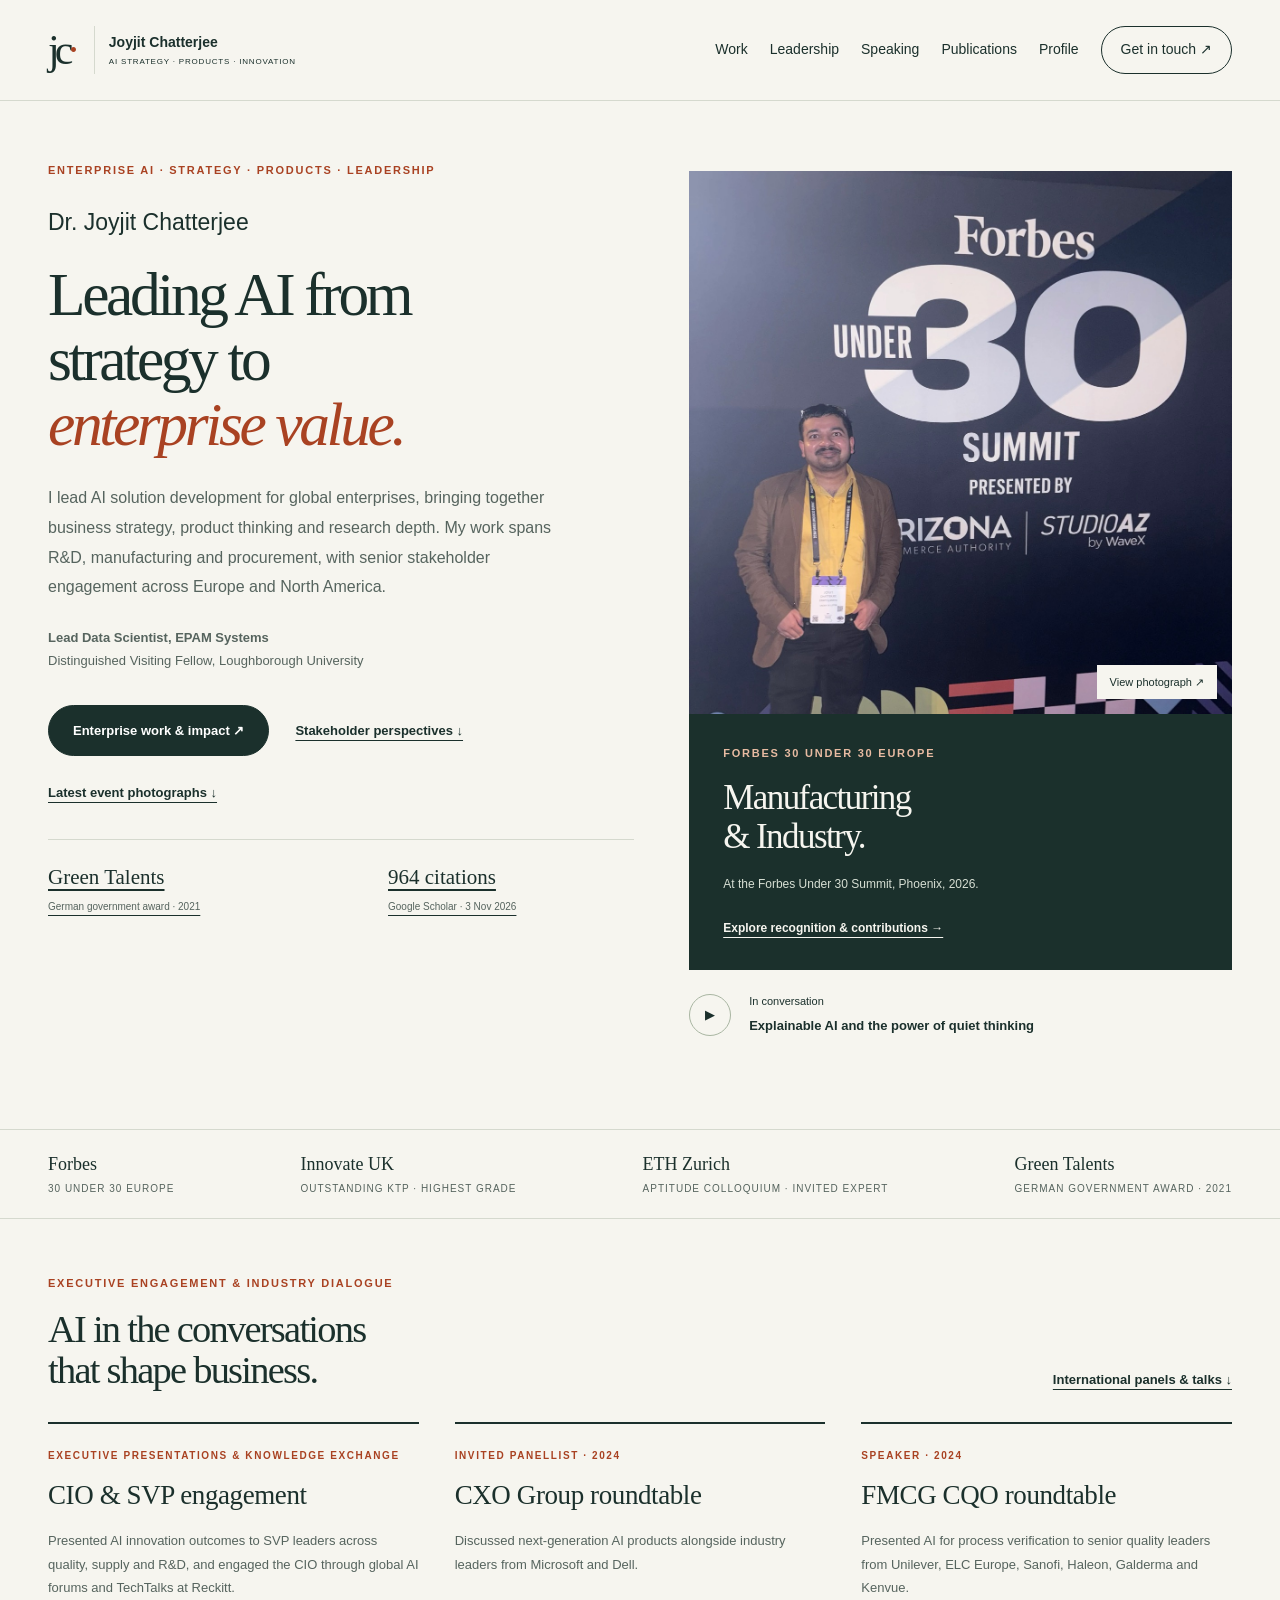
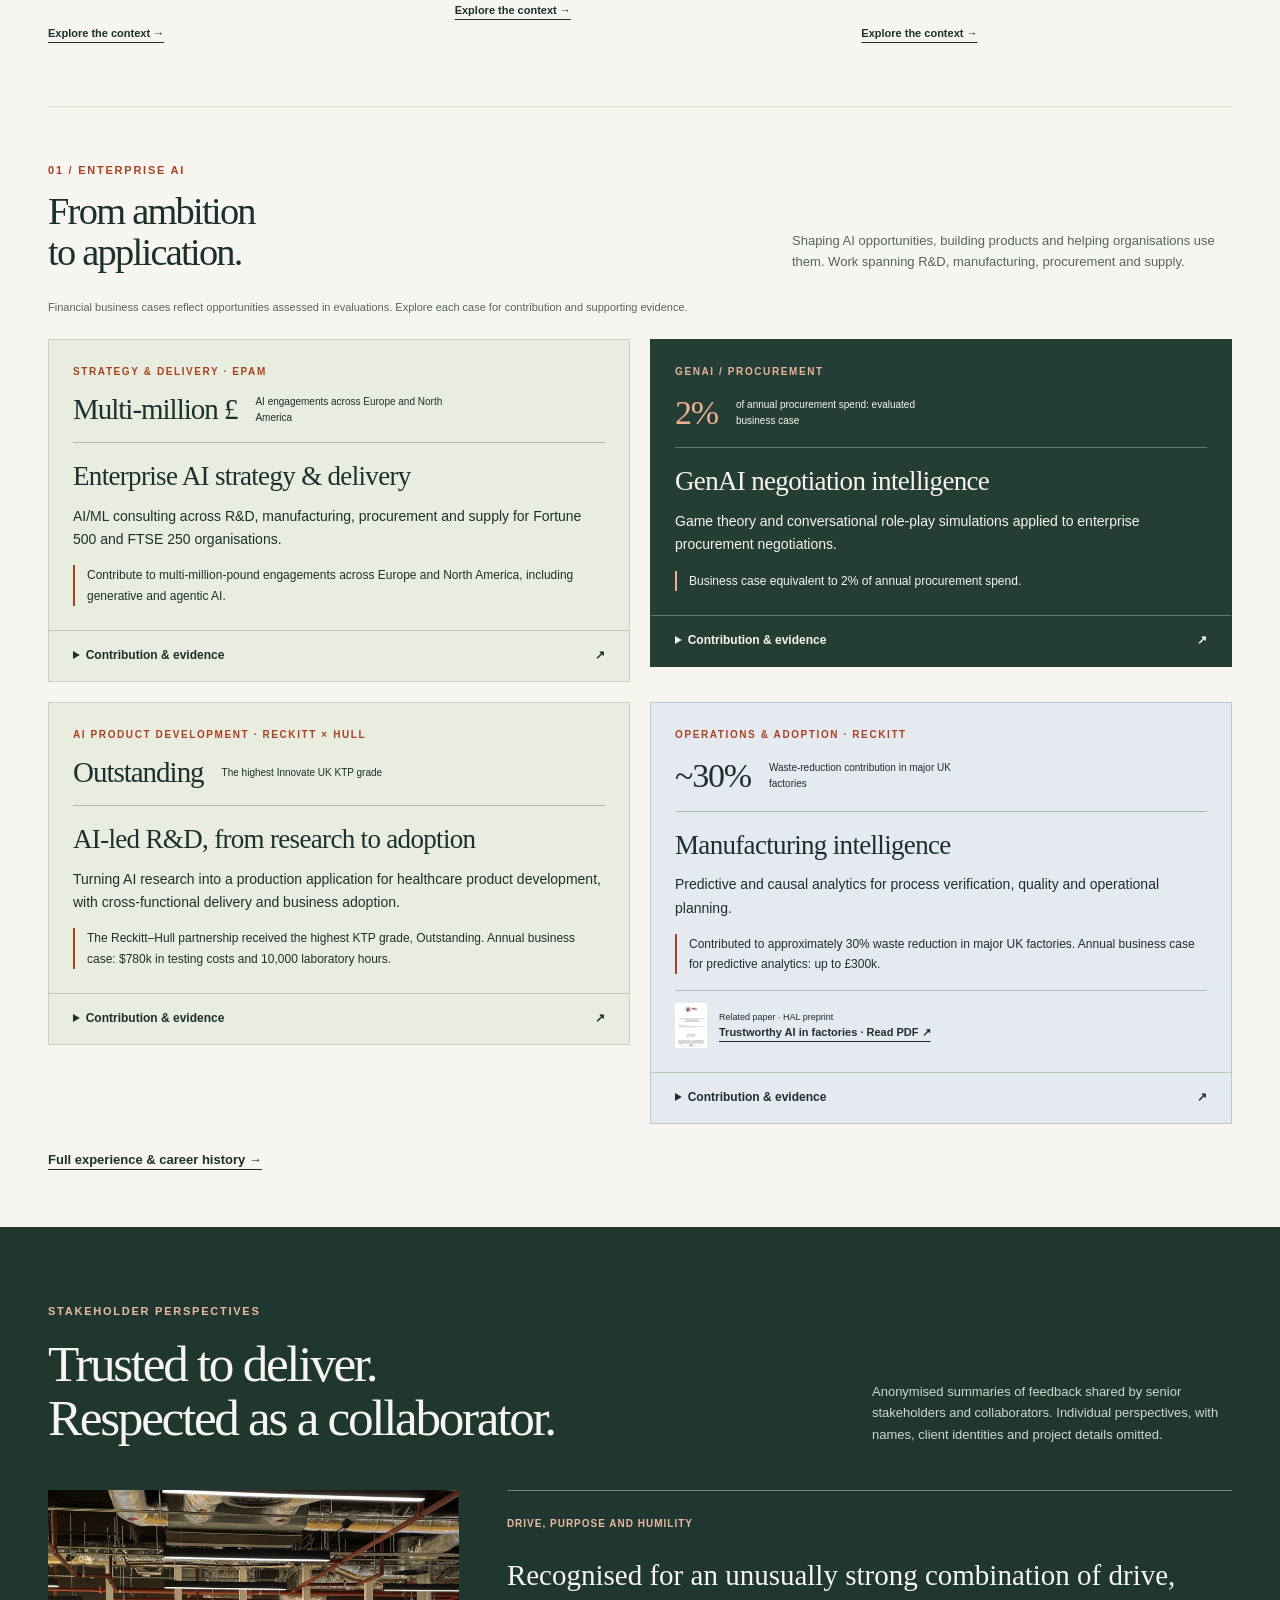
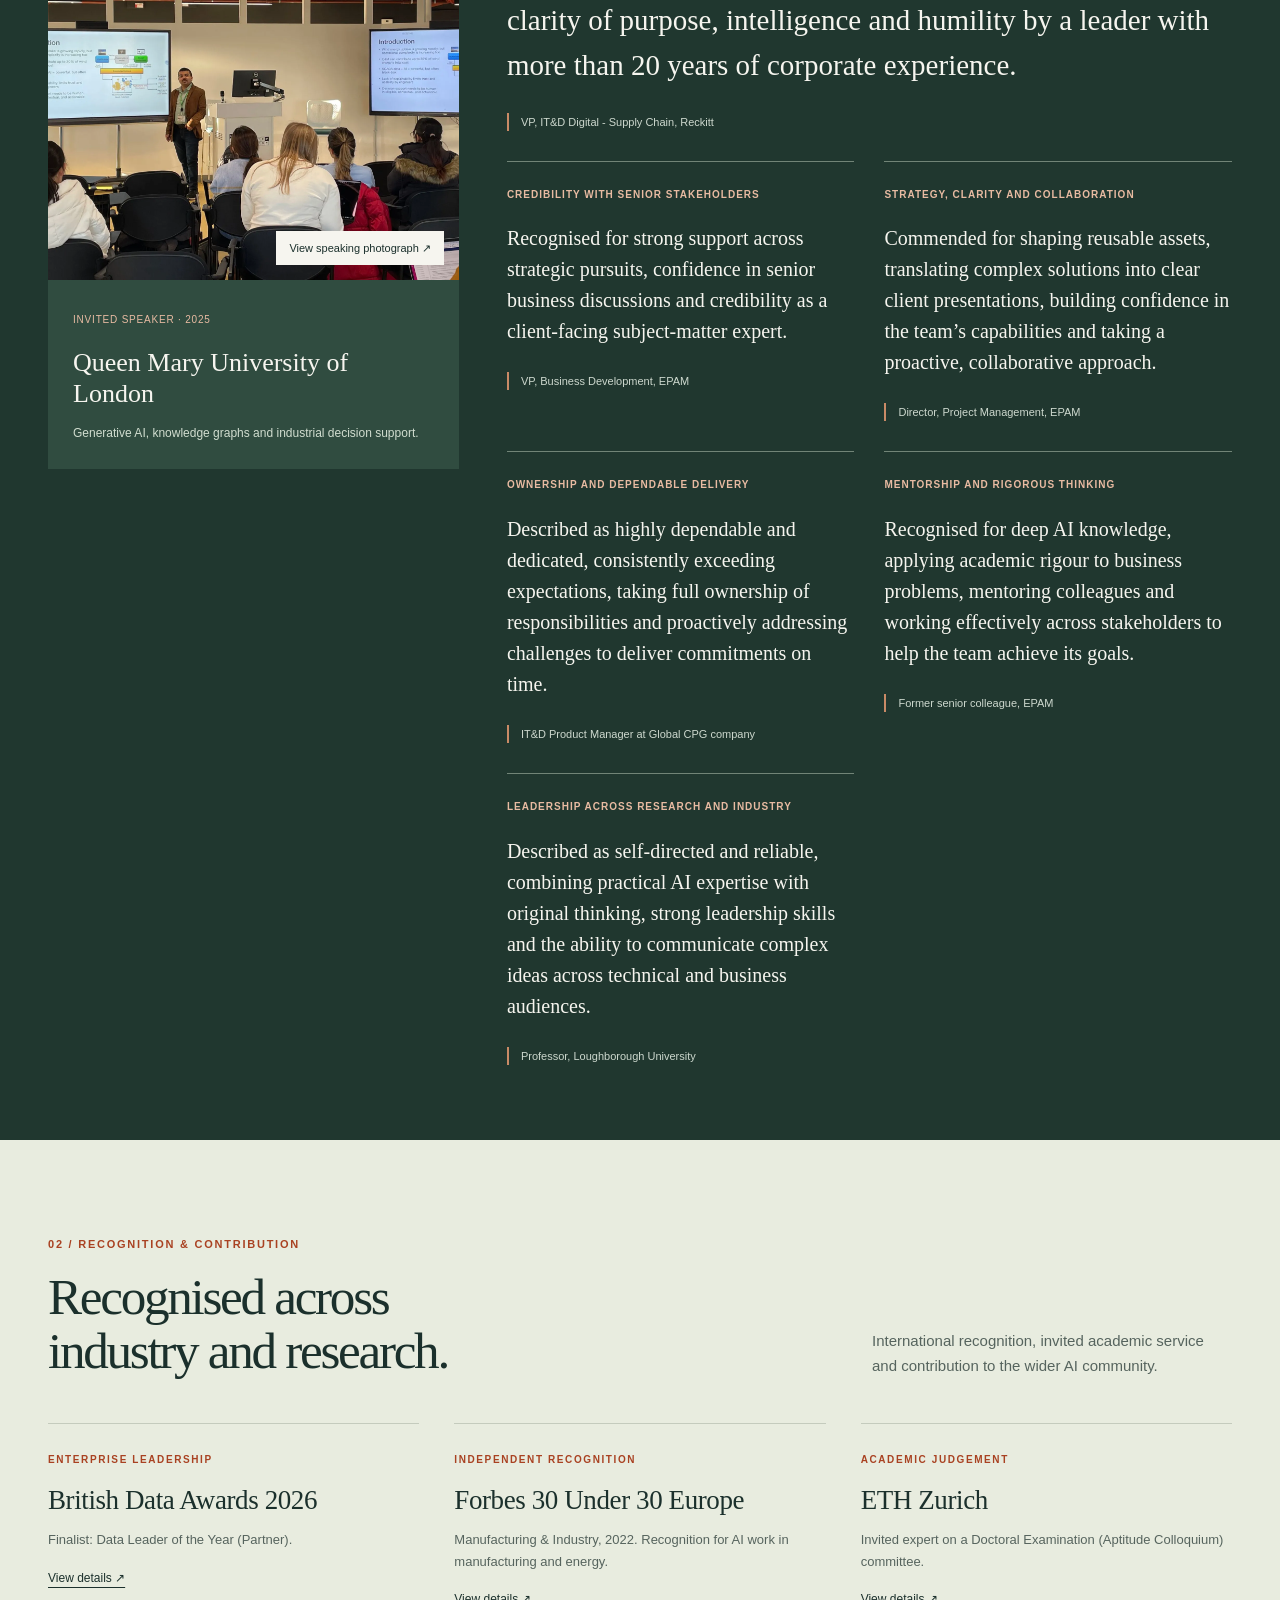
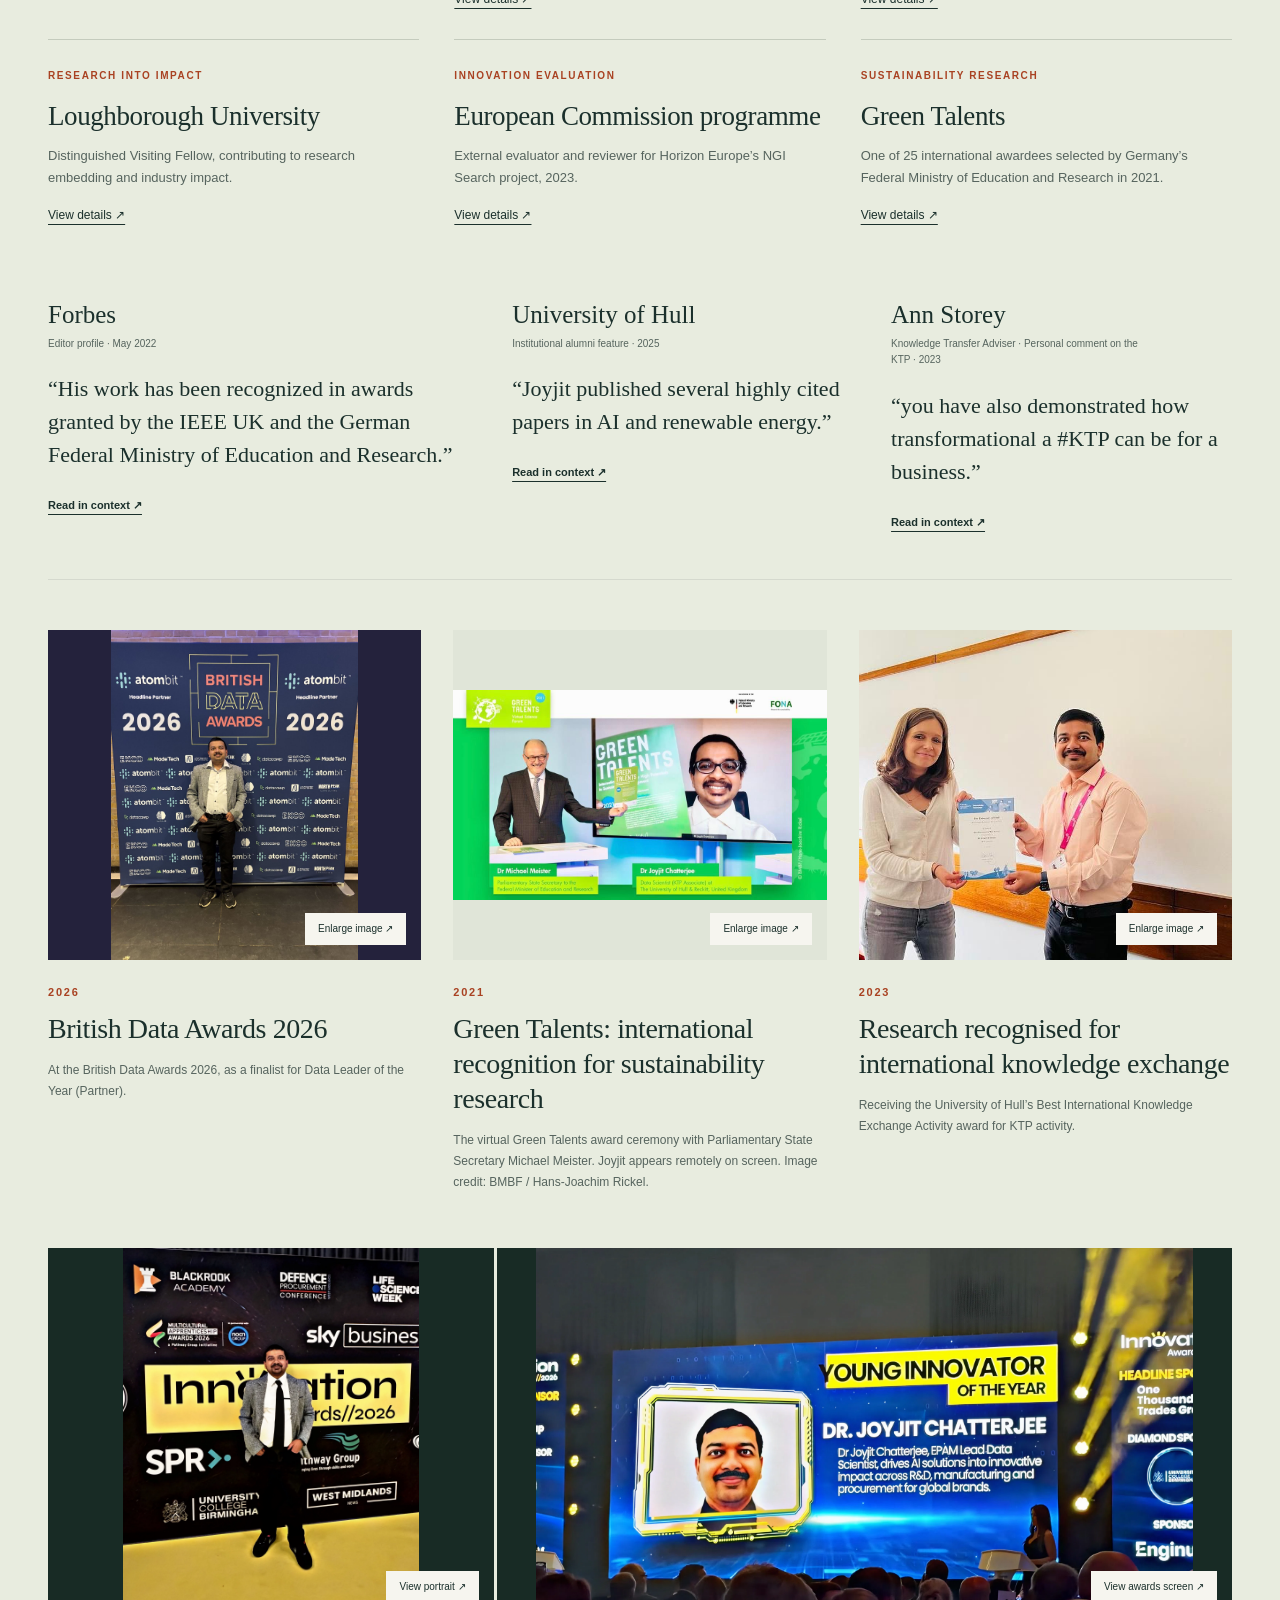
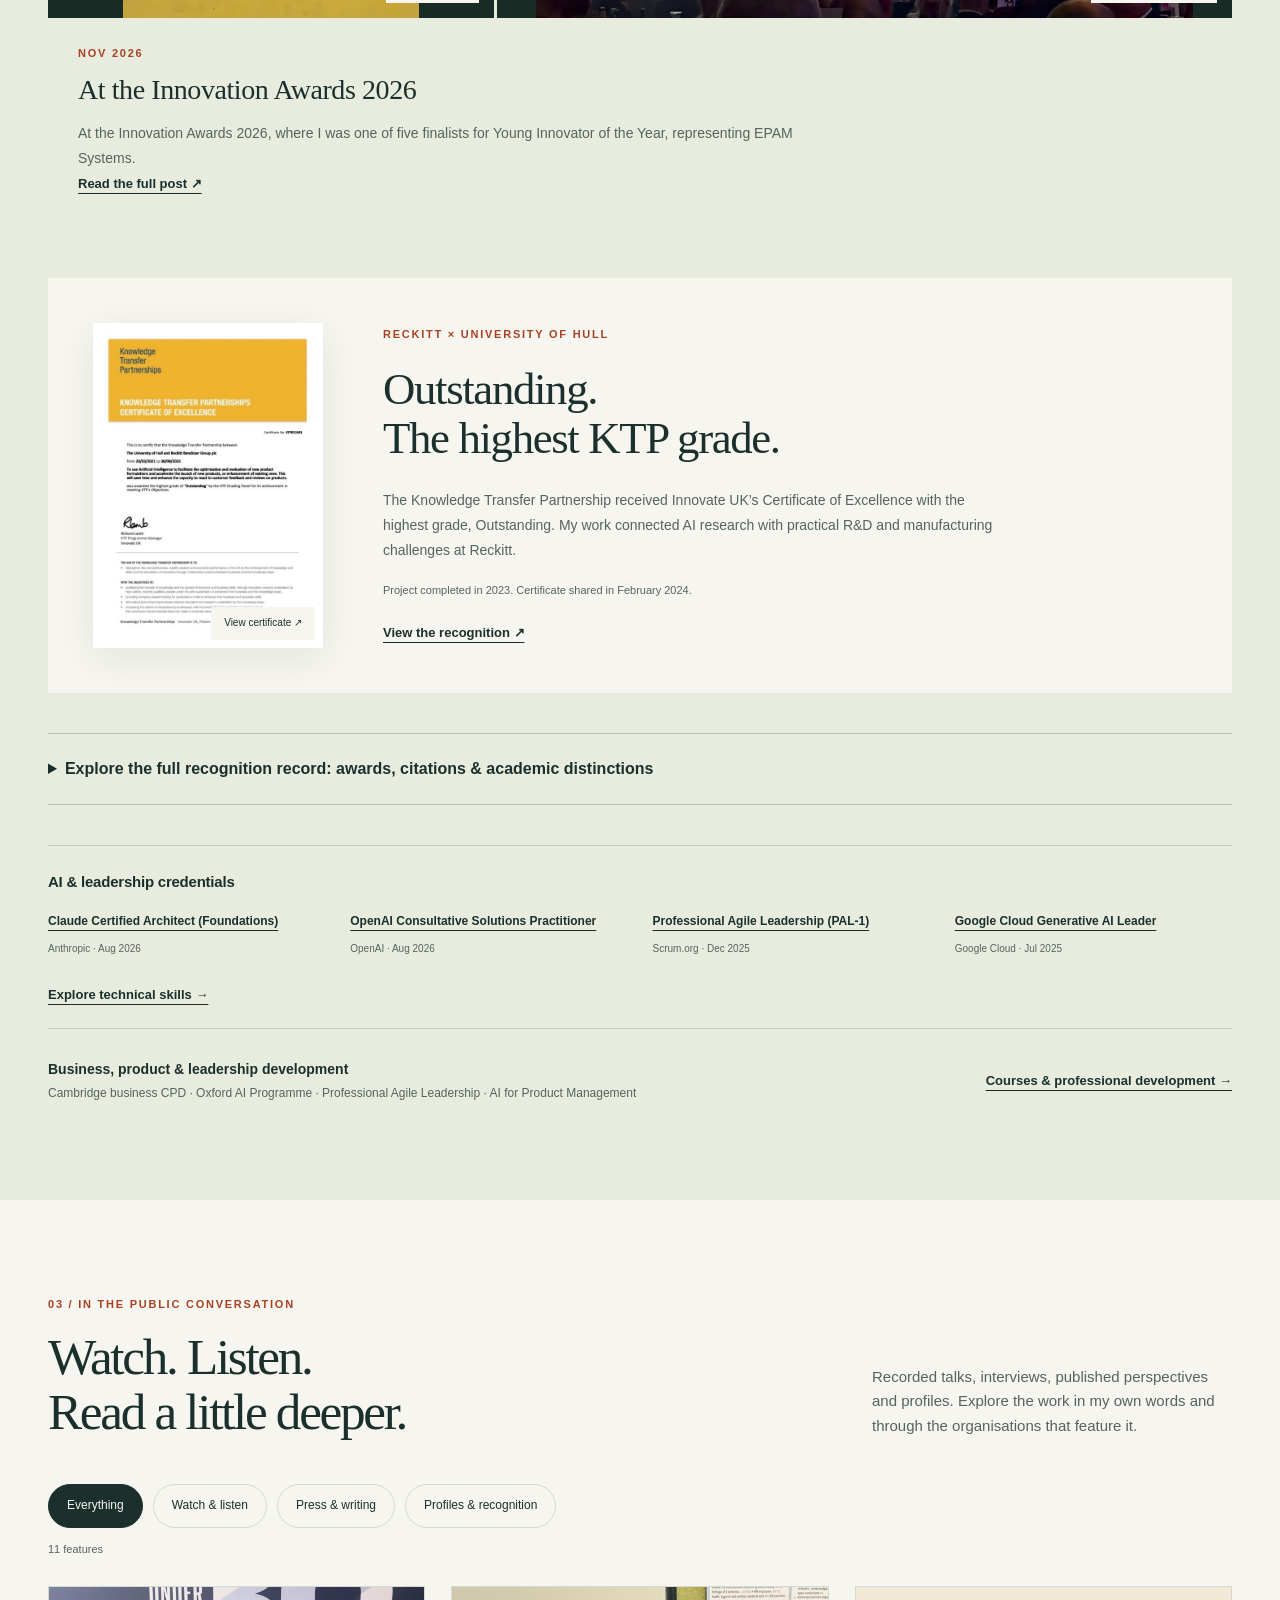
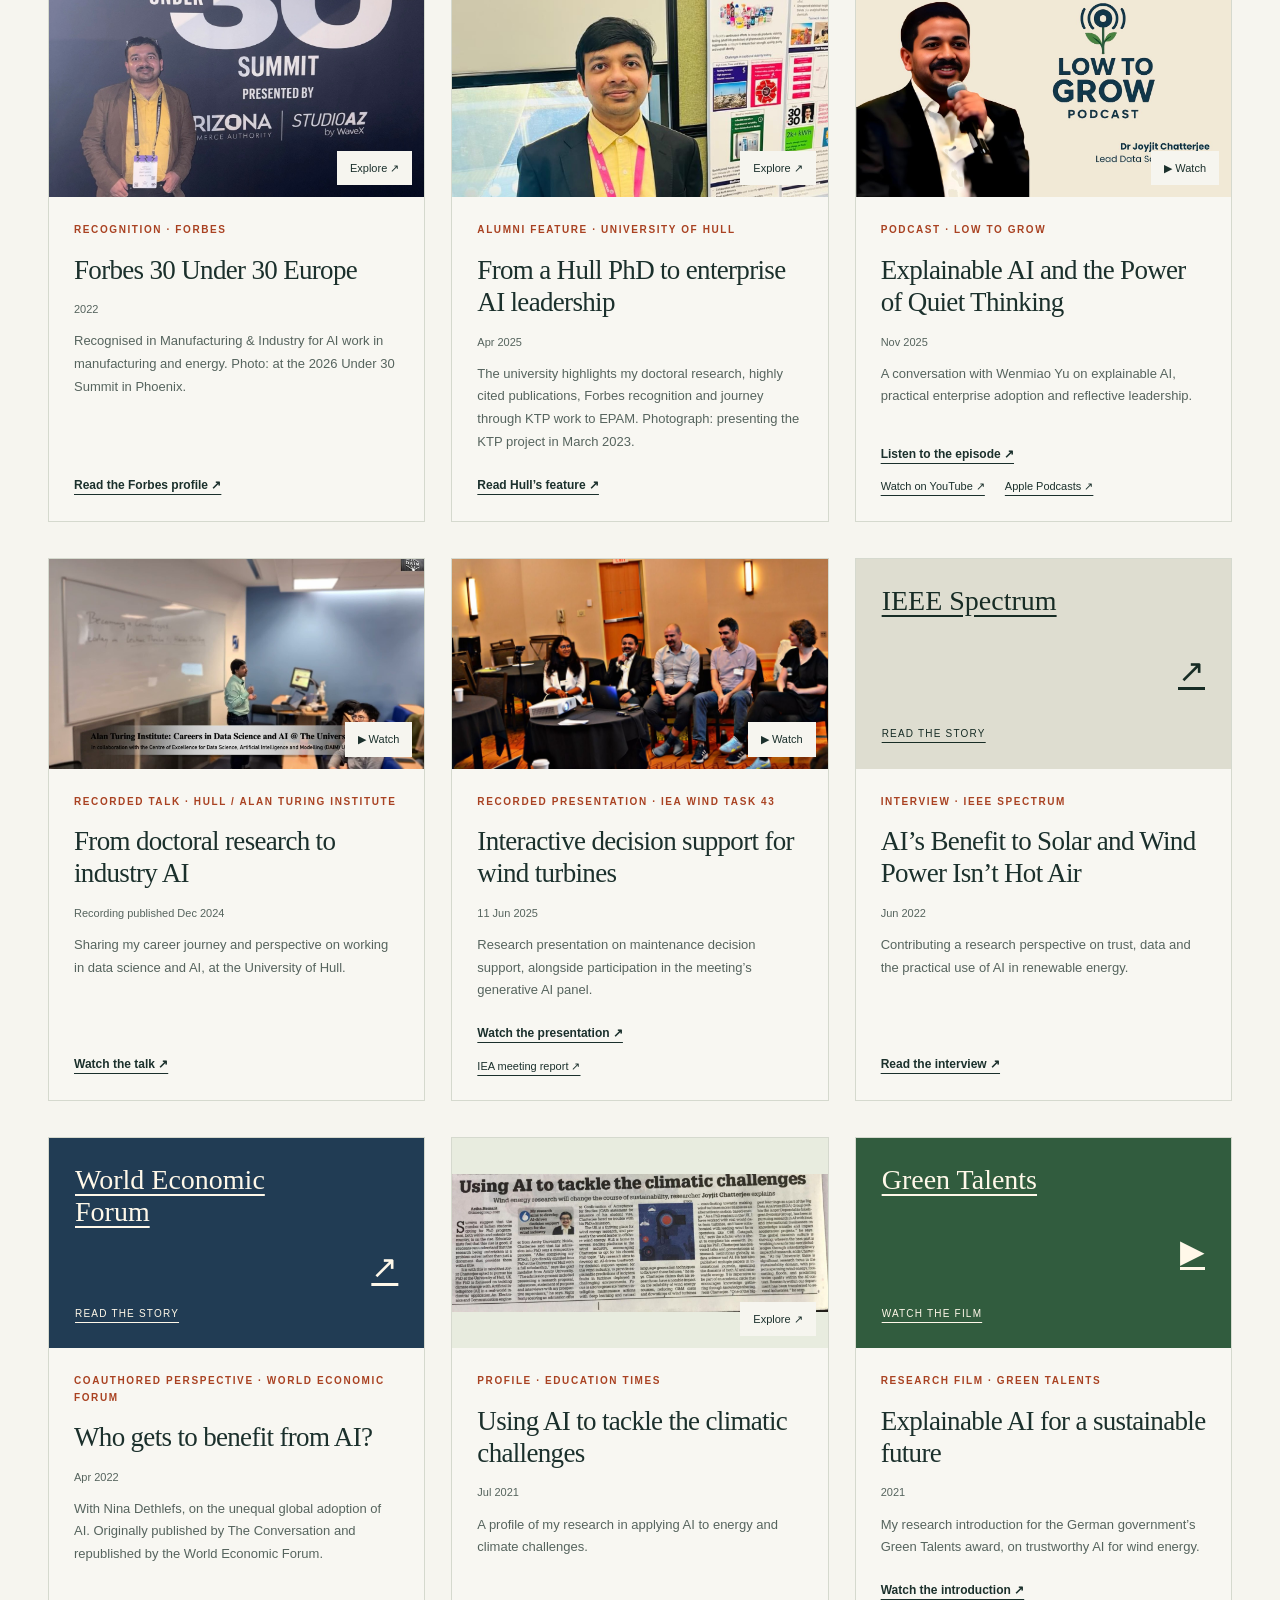
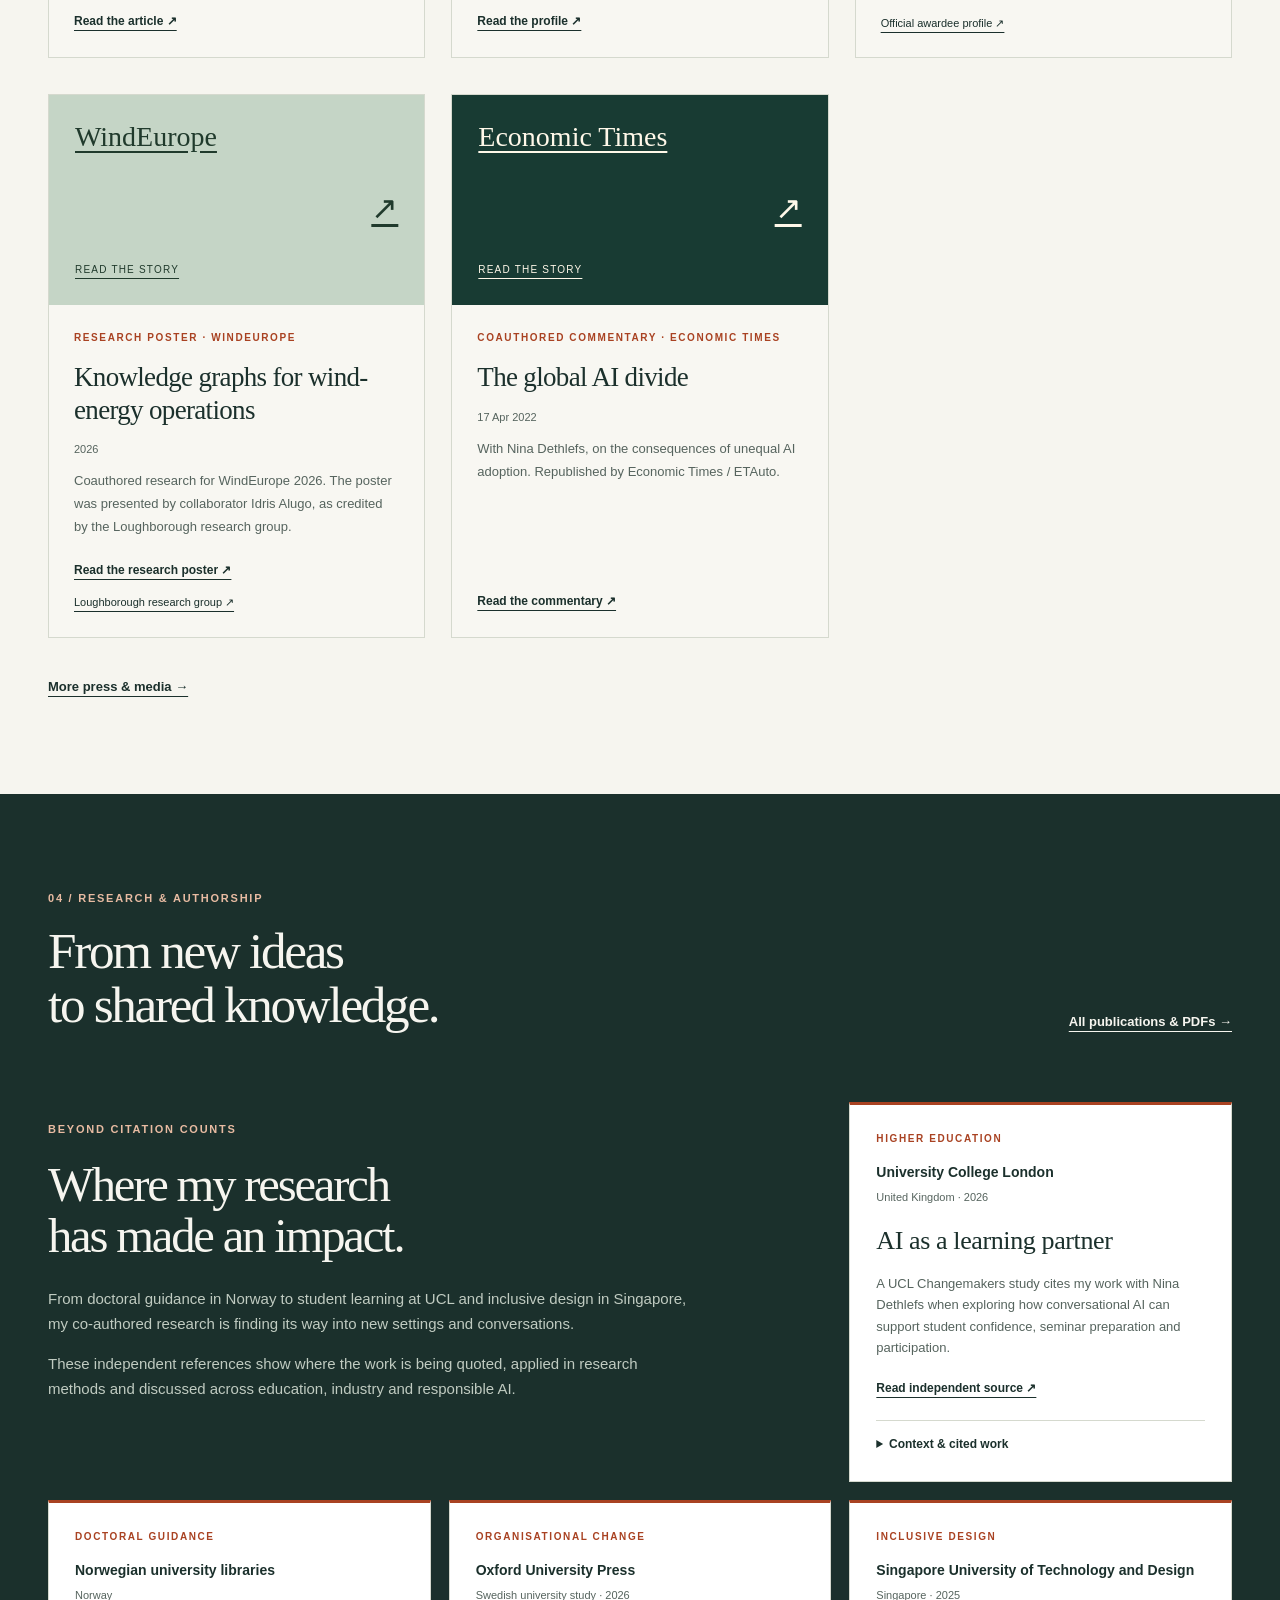
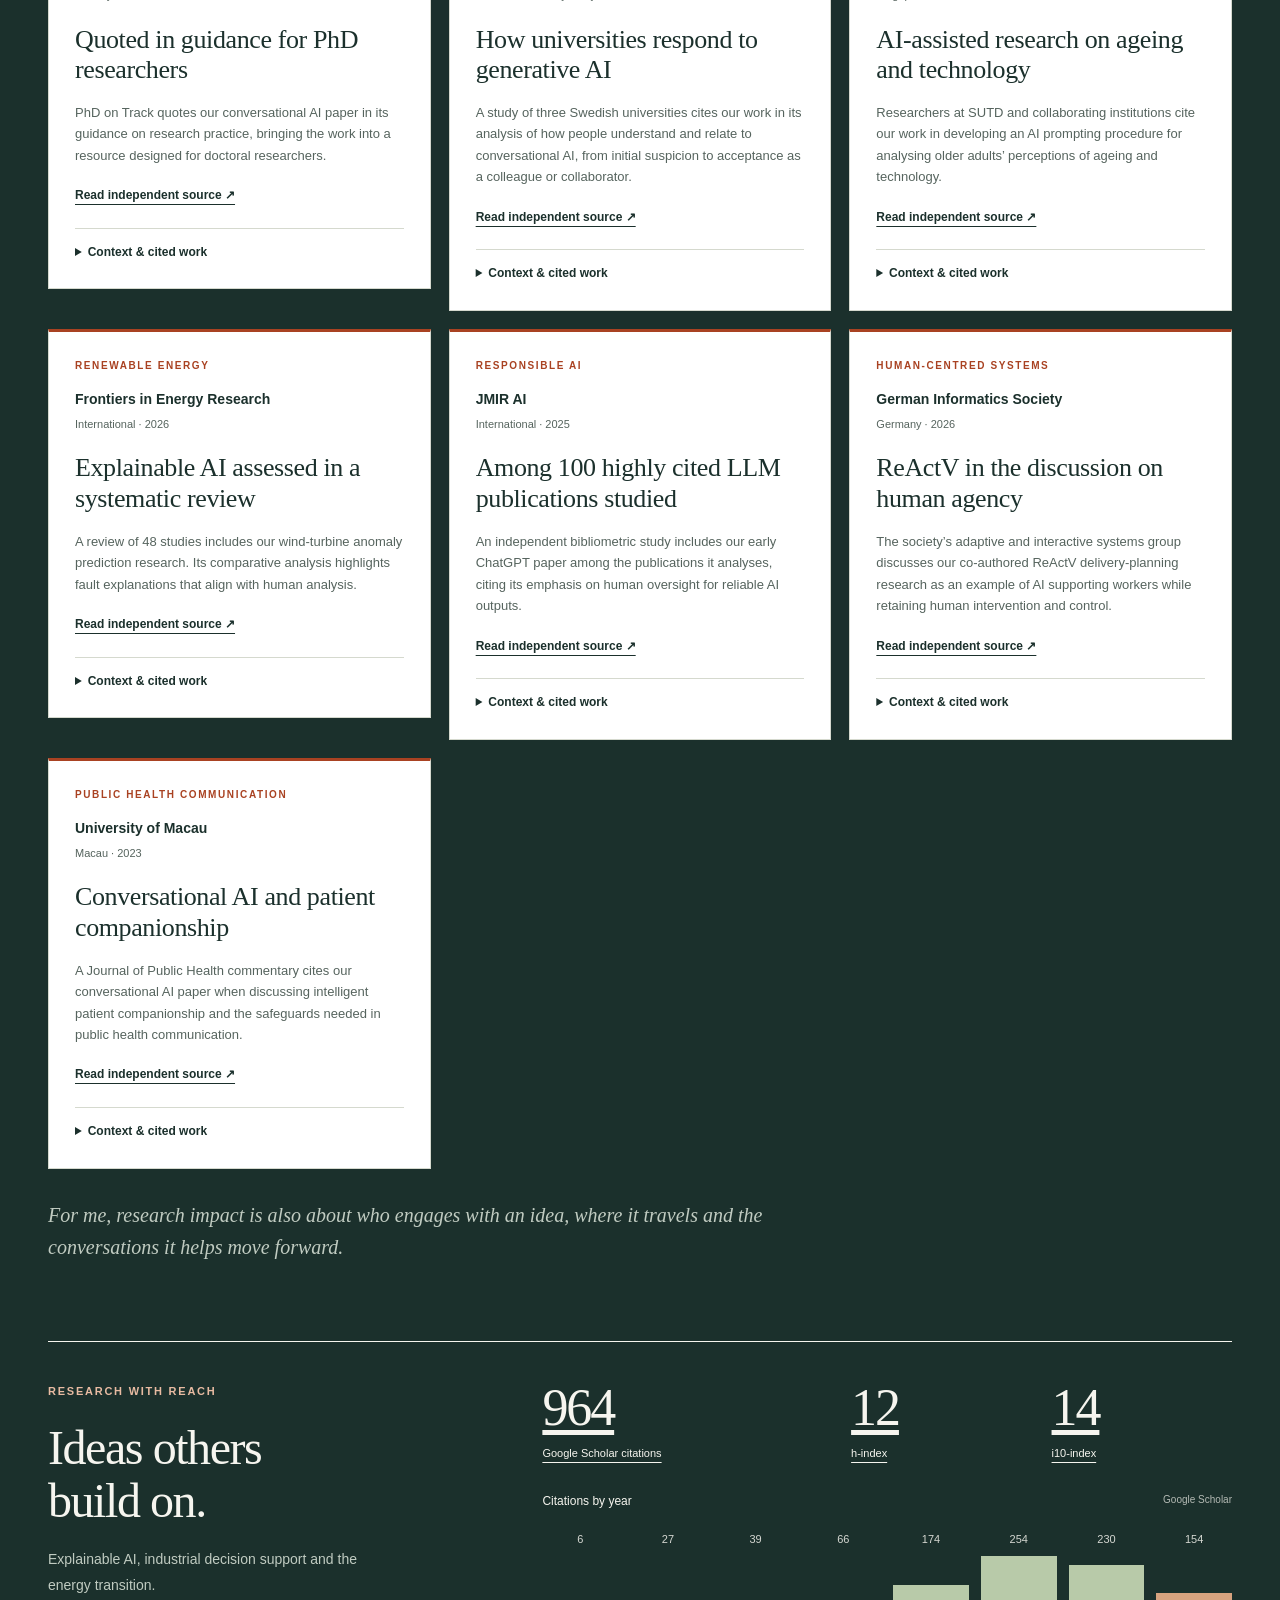
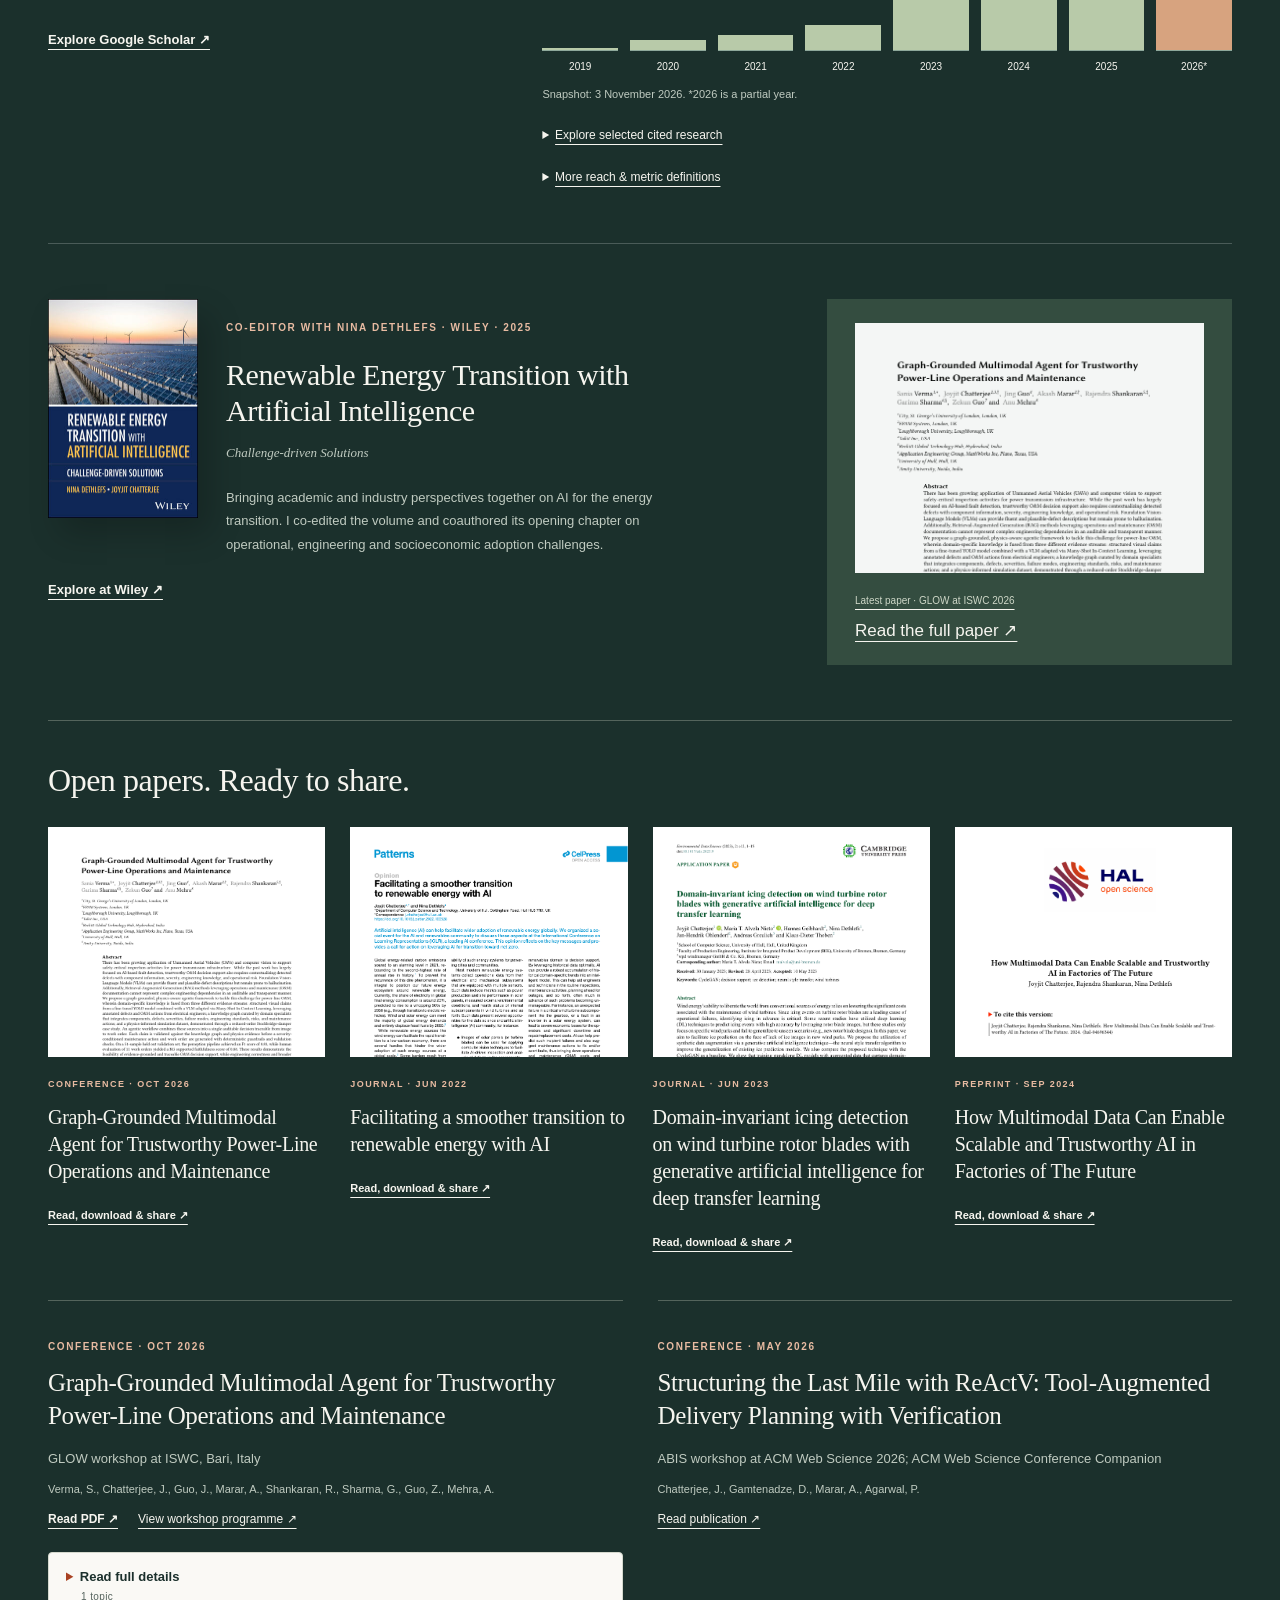
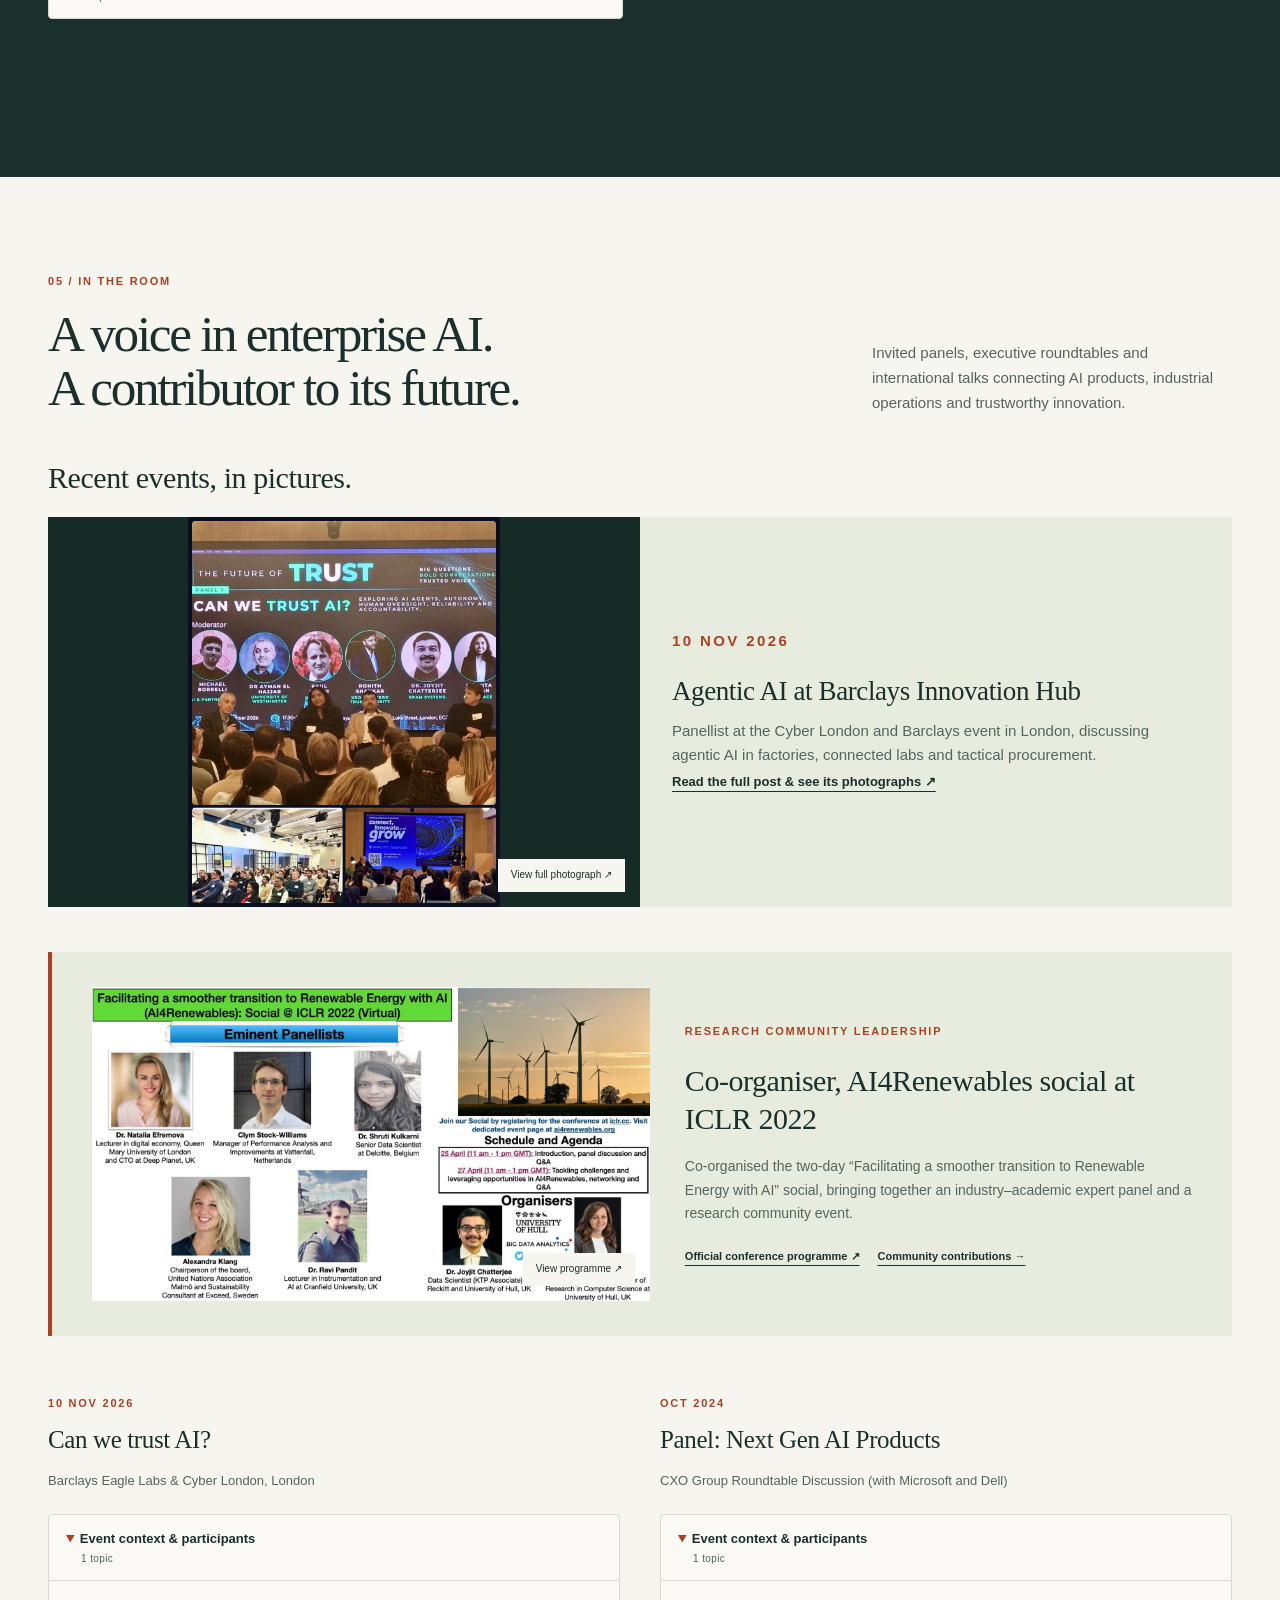
<file: speaking.html>
<!doctype html>
<html lang="en">
<head>
<meta charset="utf-8">
<meta name="viewport" content="width=device-width,initial-scale=1">
<title>Speaking &amp; media | Dr. Joyjit Chatterjee</title>
<meta name="description" content="Continue to the restored visual portfolio.">
<meta name="theme-color" content="#f6f5ef">
<link rel="canonical" href="https://joyjitchatterjee.github.io/speaking.html">
<meta property="og:type" content="website">
<meta property="og:title" content="Speaking &amp; media | Dr. Joyjit Chatterjee">
<meta property="og:description" content="Continue to the restored visual portfolio.">
<meta property="og:image" content="https://joyjitchatterjee.github.io/assets/images/forbes-summit.jpg">
<link rel="icon" href="assets/favicon.svg" type="image/svg+xml">
<link rel="stylesheet" href="assets/site.css?v=9bdf441ece1a">
<script src="assets/site.js?v=bd5a354df83c" defer></script>
<script src="assets/experience.js?v=0034a3a4070b" defer></script>
</head>
<body>
<a class="skip" href="#main">Skip to content</a>
<header class="site-header"><nav class="wrap nav" aria-label="Main navigation"><a class="brand" href="index.html" aria-label="Dr. Joyjit Chatterjee home"><span class="monogram">jc<span>·</span></span><span>Joyjit Chatterjee<span class="brand-sub">AI STRATEGY · PRODUCTS · INNOVATION</span></span></a><button class="menu-button" aria-expanded="false" aria-controls="nav-links" type="button">Menu <span>+</span></button><div id="nav-links" class="nav-links"><a href="index.html#work">Work</a><a href="index.html#feedback">Leadership</a><a href="index.html#speaking">Speaking</a><a href="research.html">Publications</a><a href="profile.html">Profile</a><a class="nav-contact" href="#contact">Get in touch ↗</a></div></nav></header>
<main id="main"><section class="page-intro wrap"><h1>Speaking & media</h1><p><a class="button" id="restored-home" href="index.html#speaking">Continue to speaking & media →</a></p></section><script src="assets/restore-route.js" defer></script></main>
<footer id="contact"><div class="wrap"><div class="footer-top"><div><p class="eyebrow">Let's connect</p><h2>Good ideas start<br>with a conversation.</h2><p>Conversations about enterprise AI, product innovation, research and speaking.</p></div><a class="button" href="mailto:joyjitece@gmail.com">Say hello ↗</a></div><div class="footer-bottom"><span>Dr. Joyjit Chatterjee</span><div><a href="https://www.linkedin.com/in/joyjitchatterjee/">LinkedIn ↗</a><a href="https://bsky.app/profile/joyjitchat.bsky.social">Bluesky ↗</a><a href="https://scholar.google.co.uk/citations?user=kjWYrm4AAAAJ&amp;hl=en">Google Scholar ↗</a><a href="https://github.com/joyjitchatterjee">GitHub ↗</a></div><span>Updated 2026-11-14</span></div></div></footer>
</body>
</html>
</file>
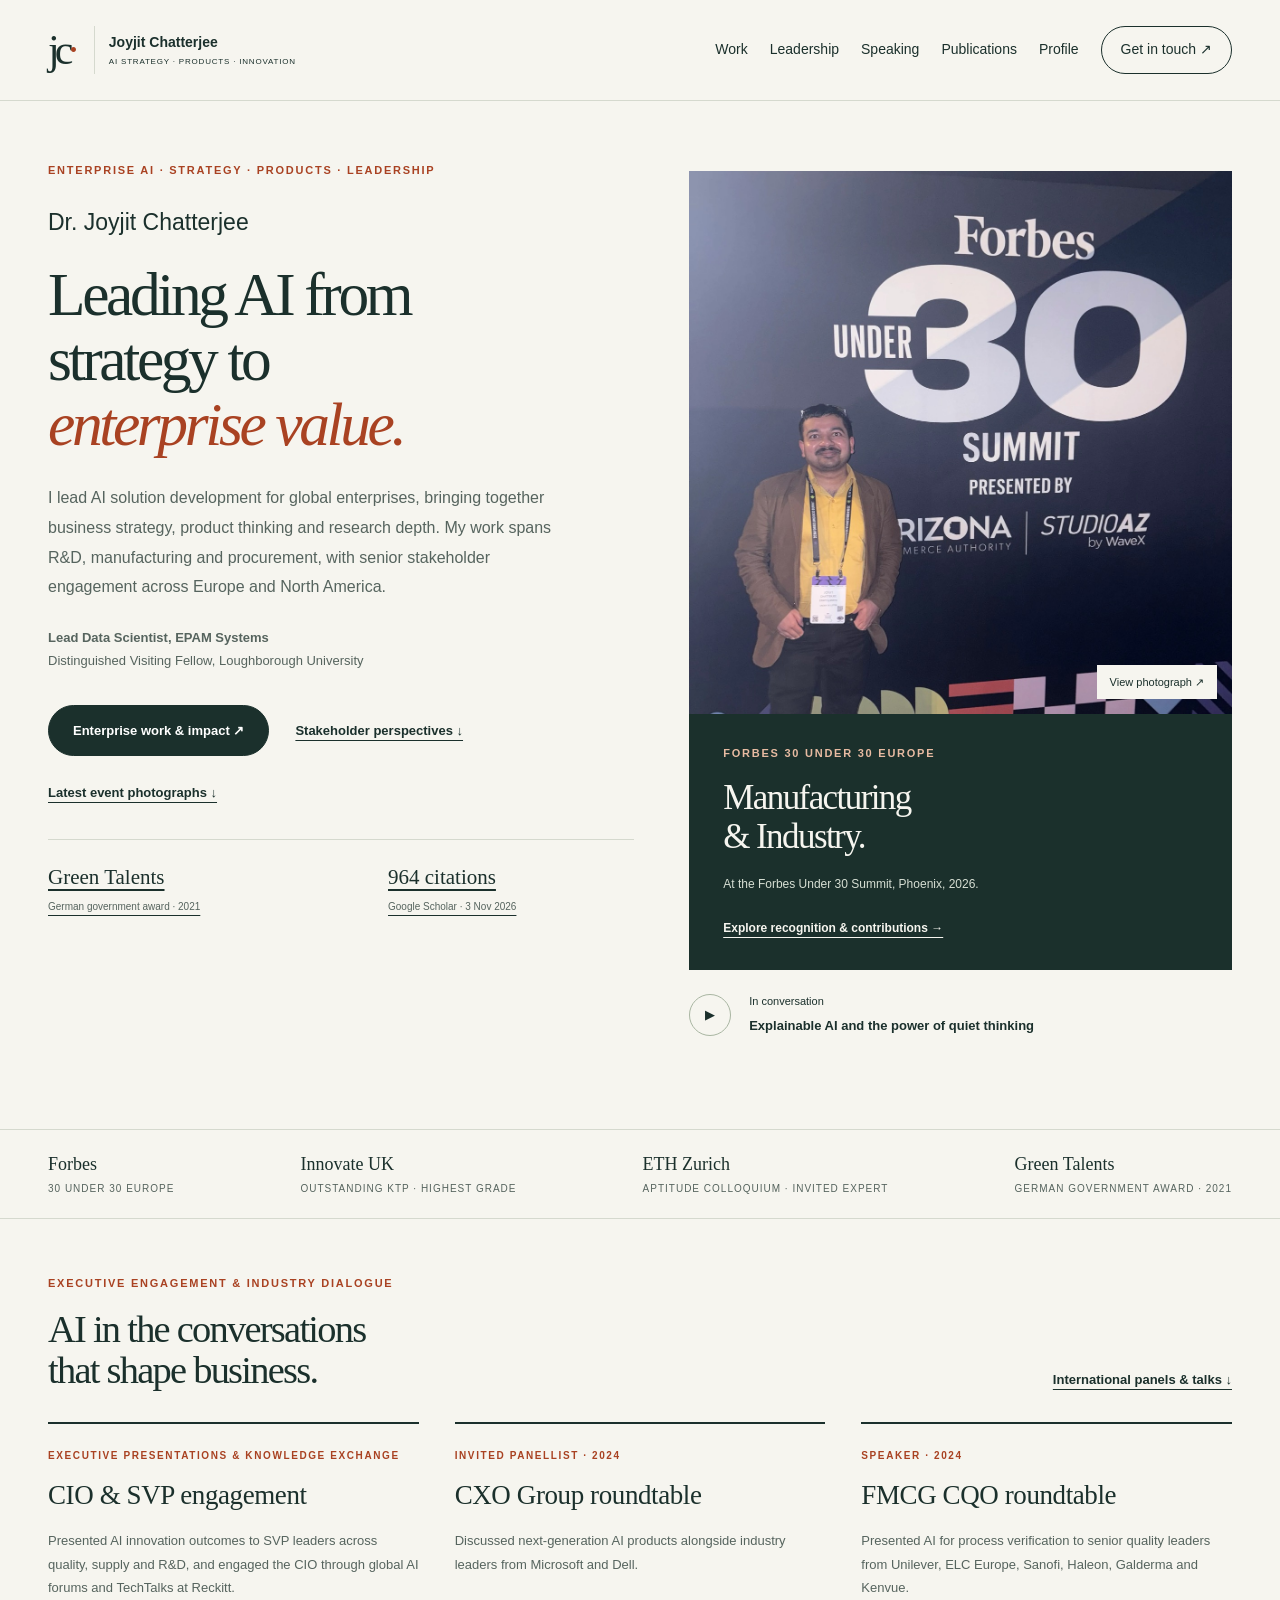
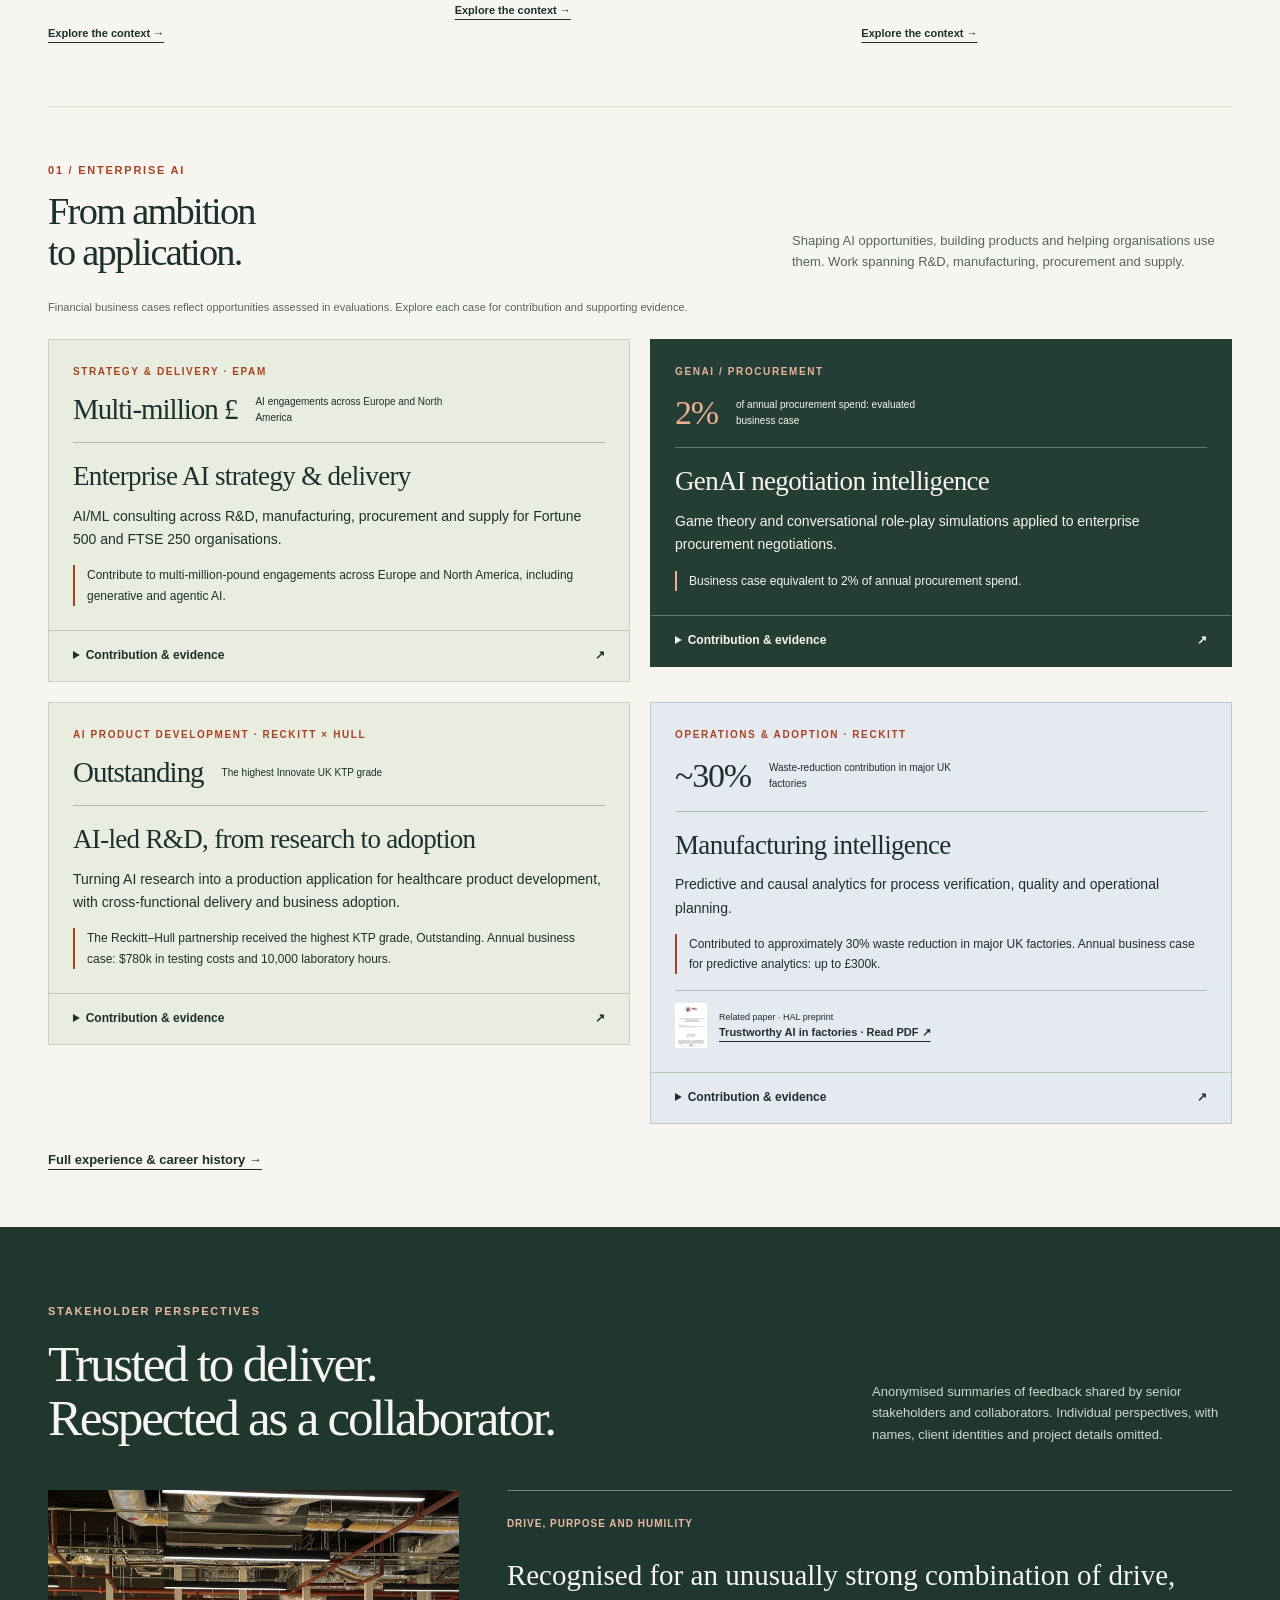
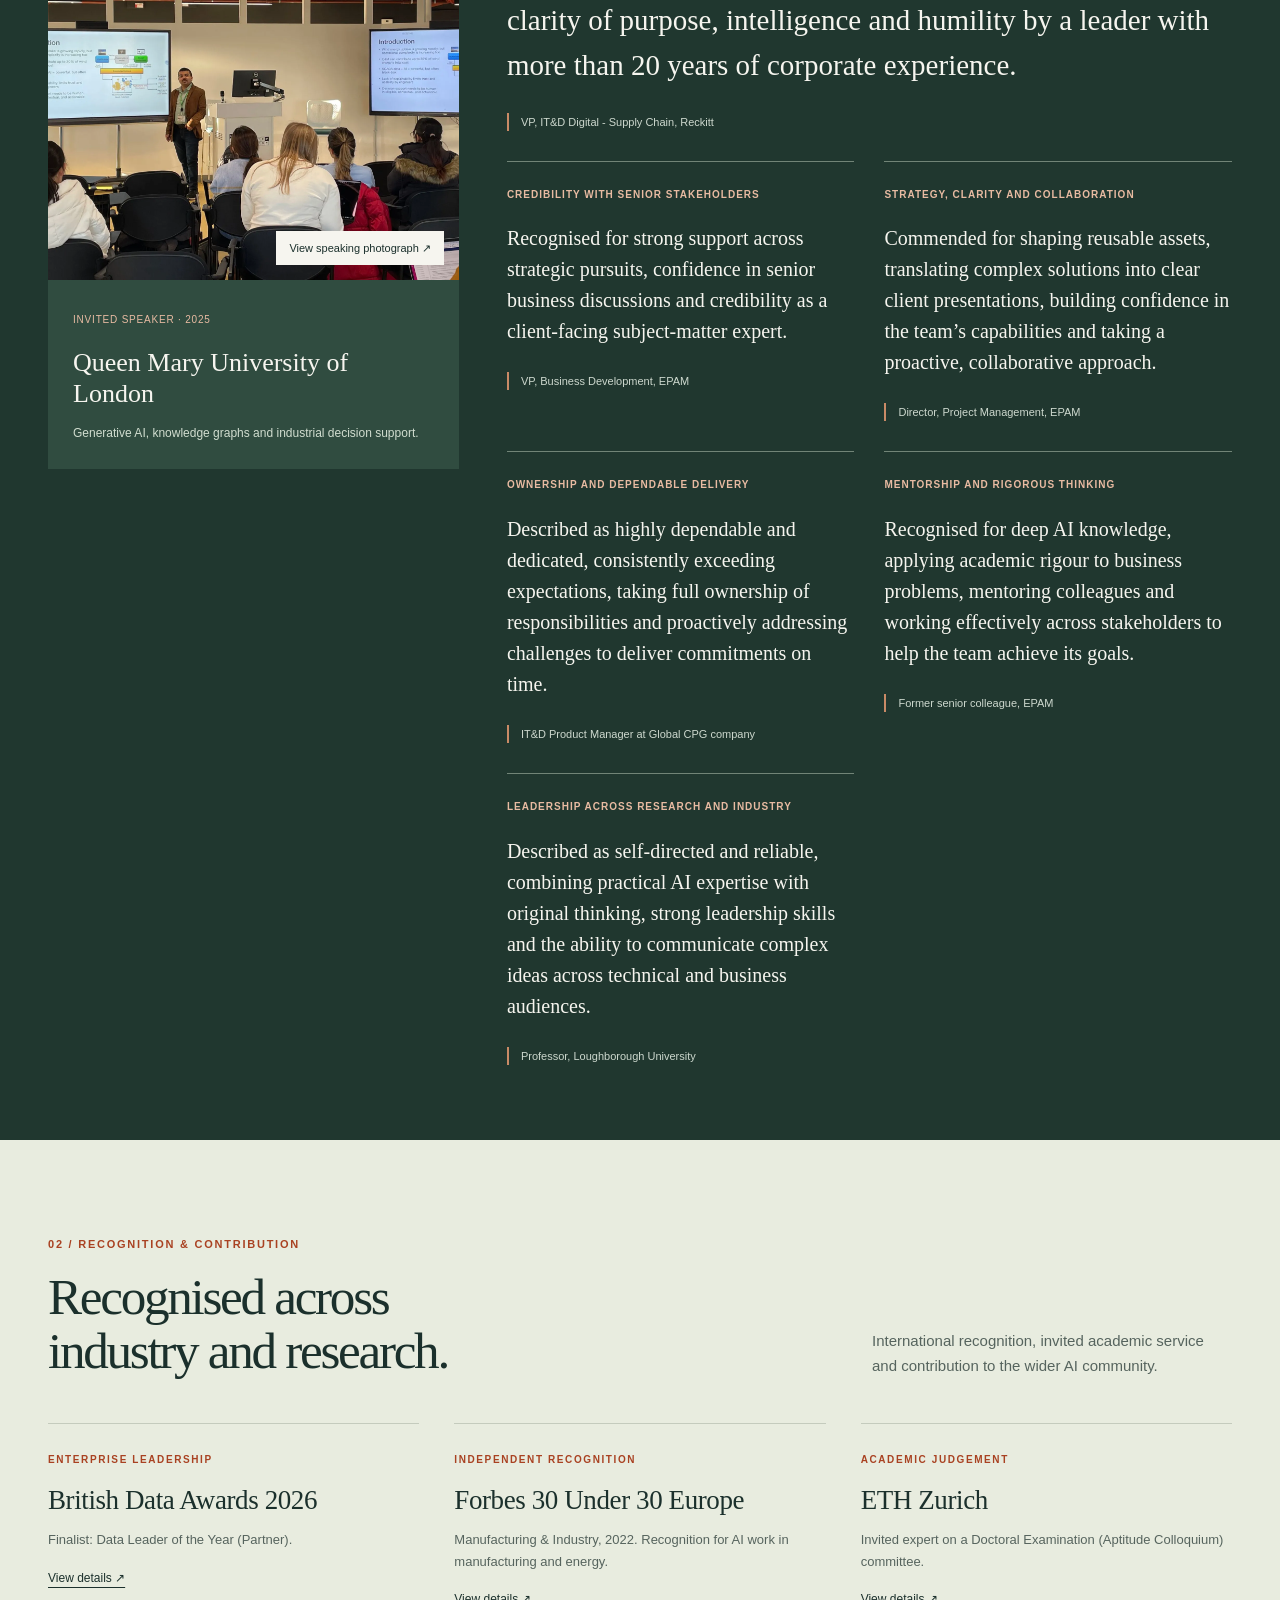
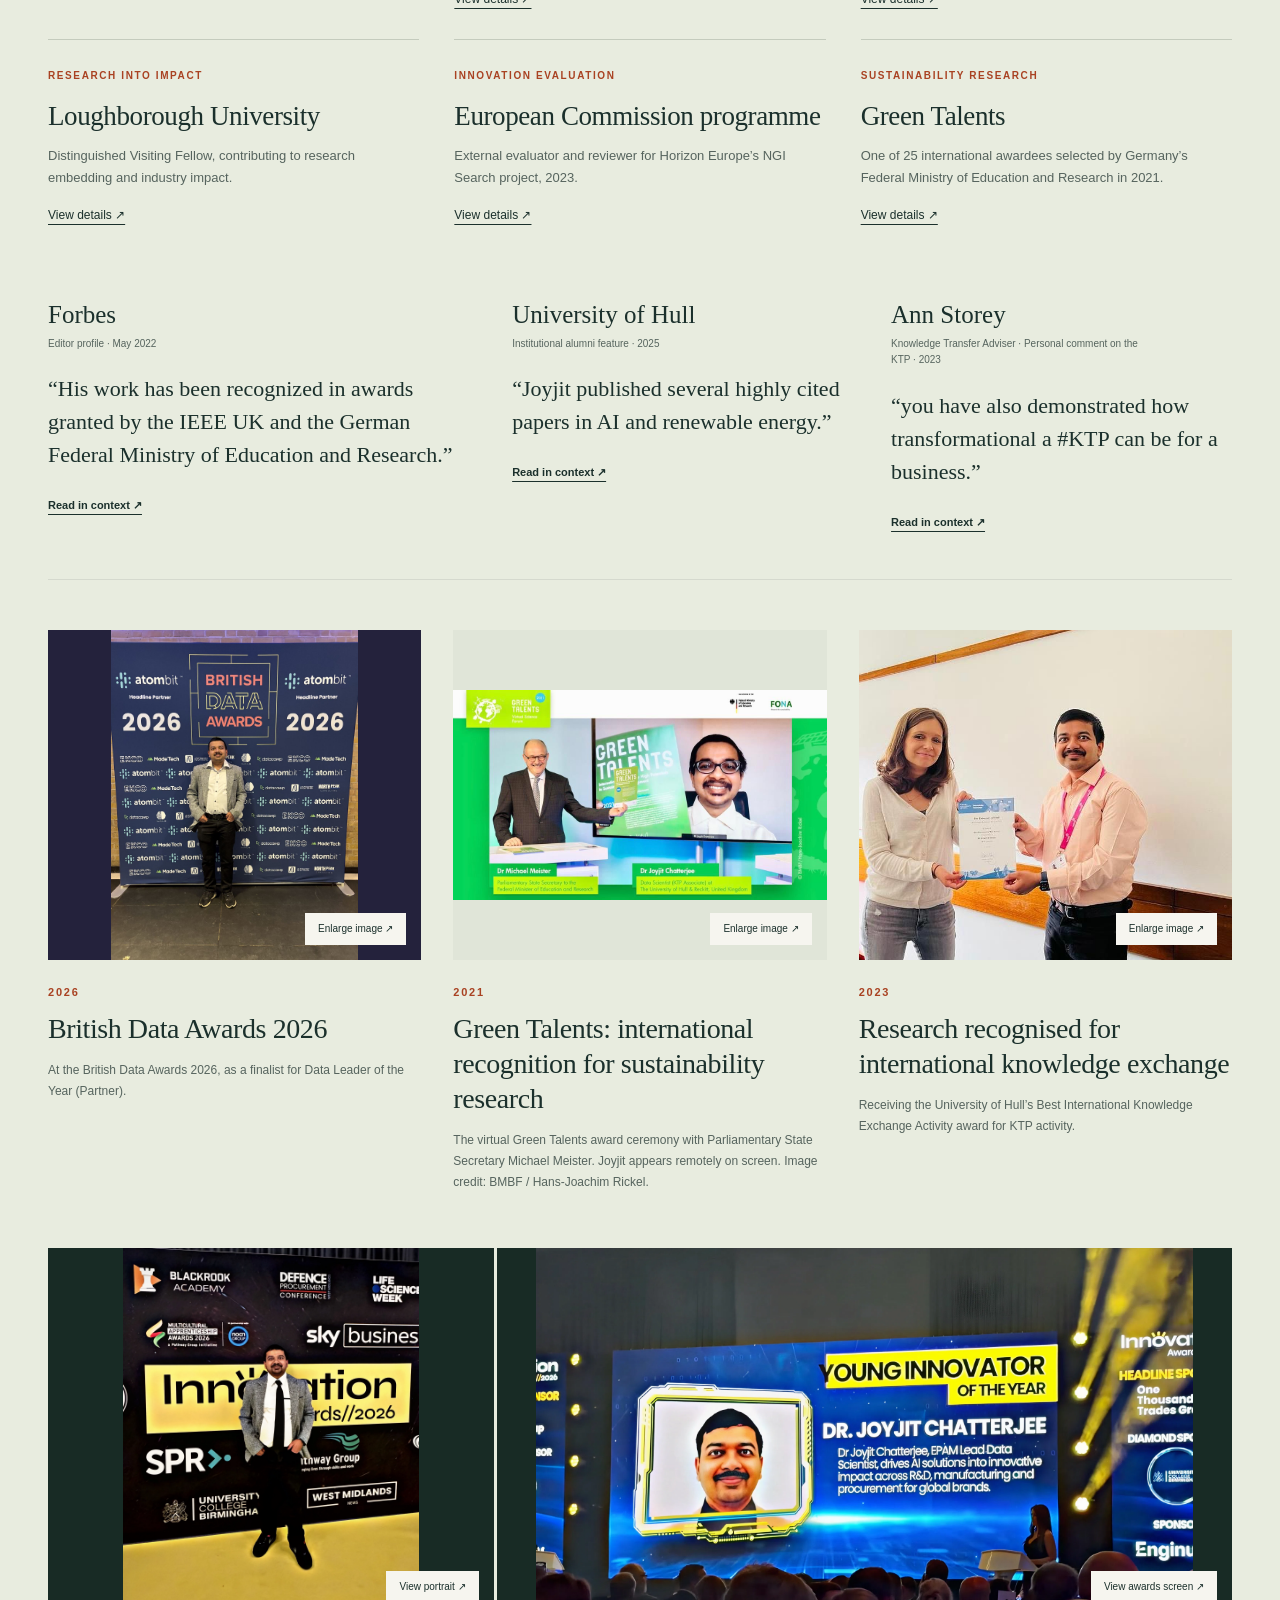
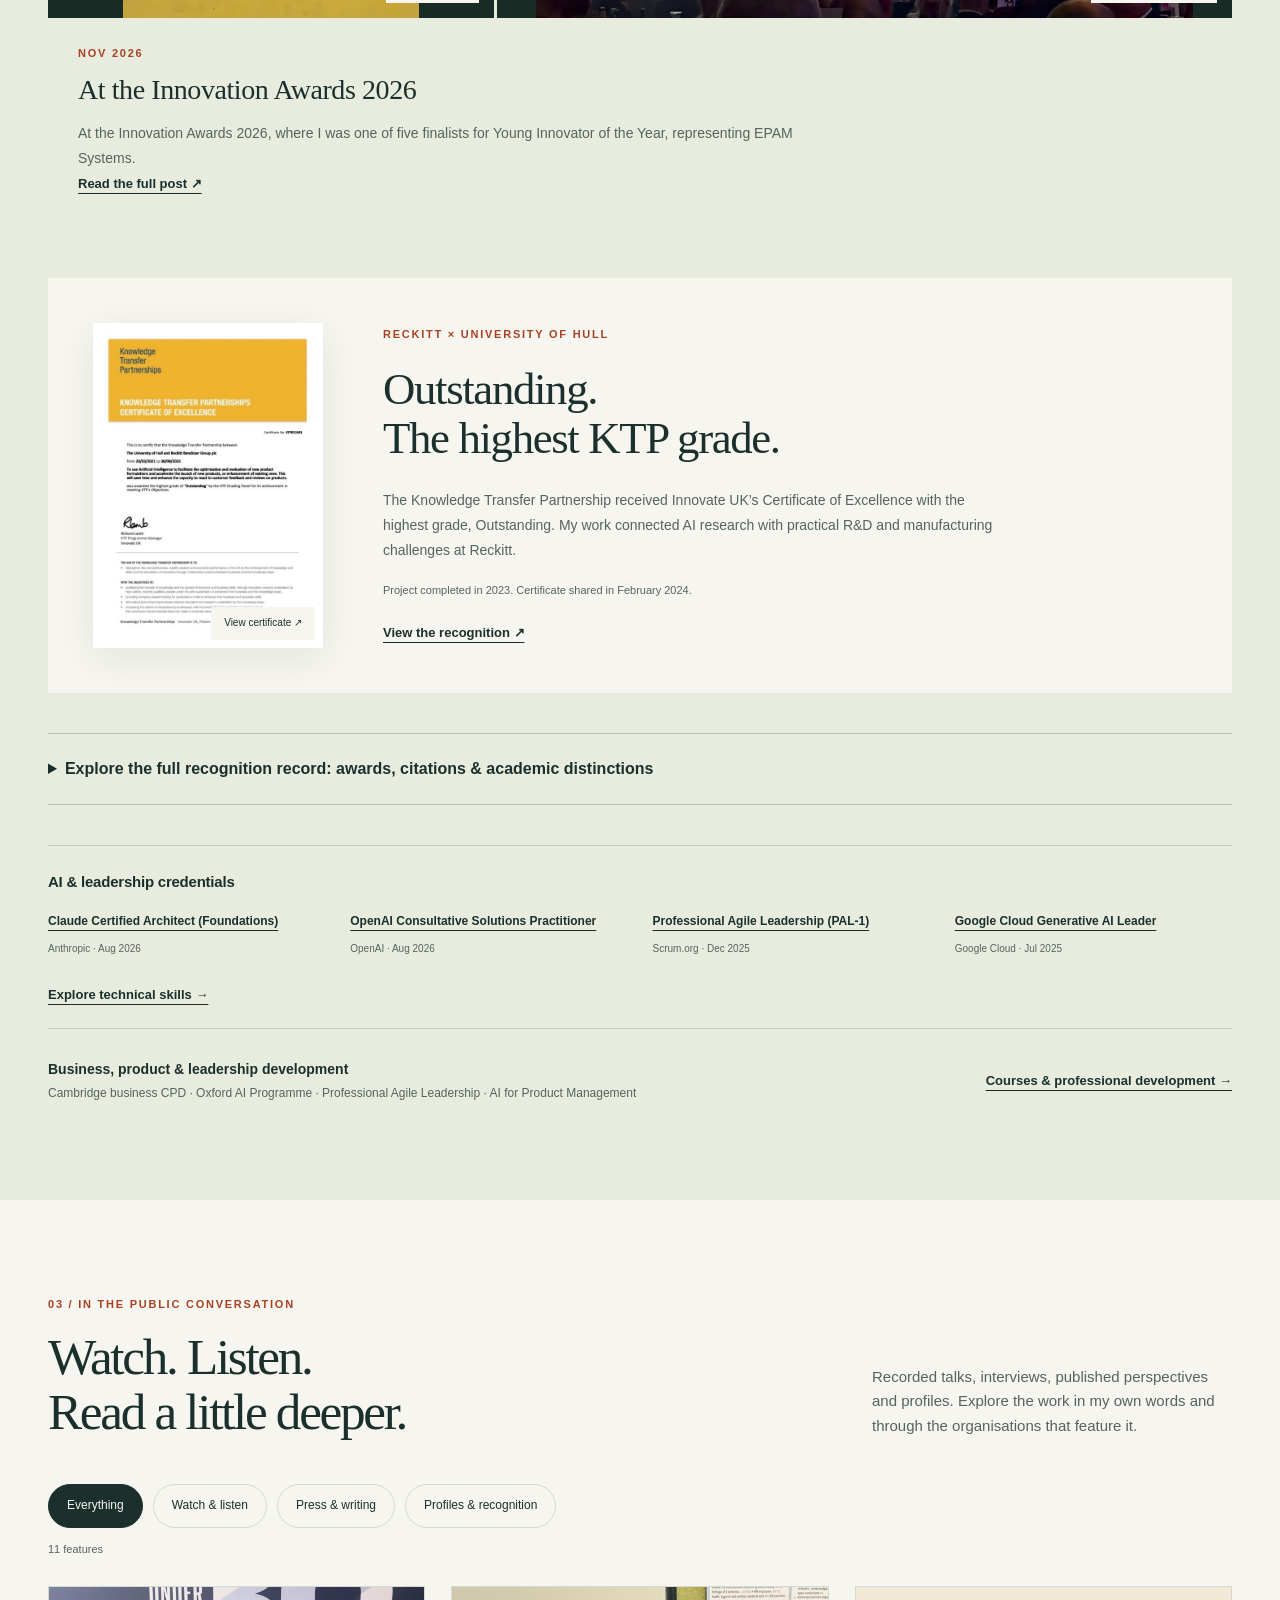
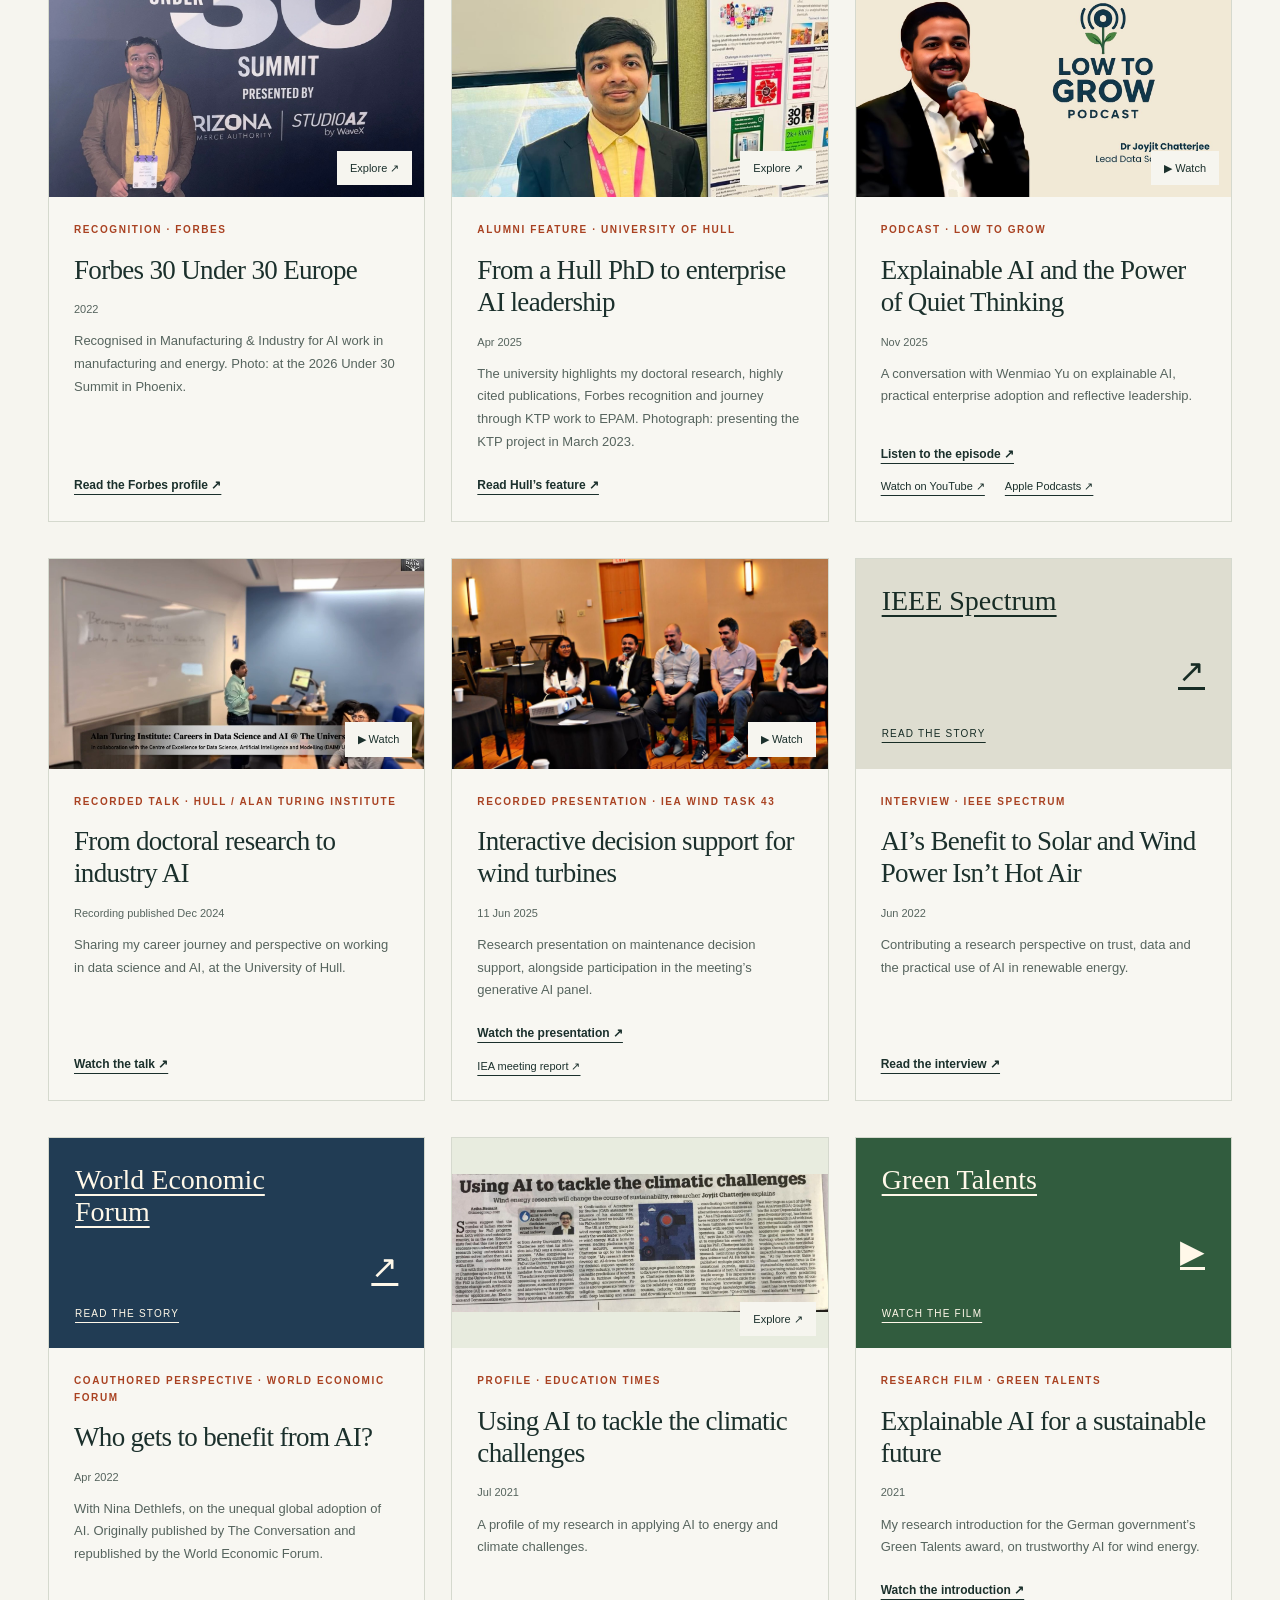
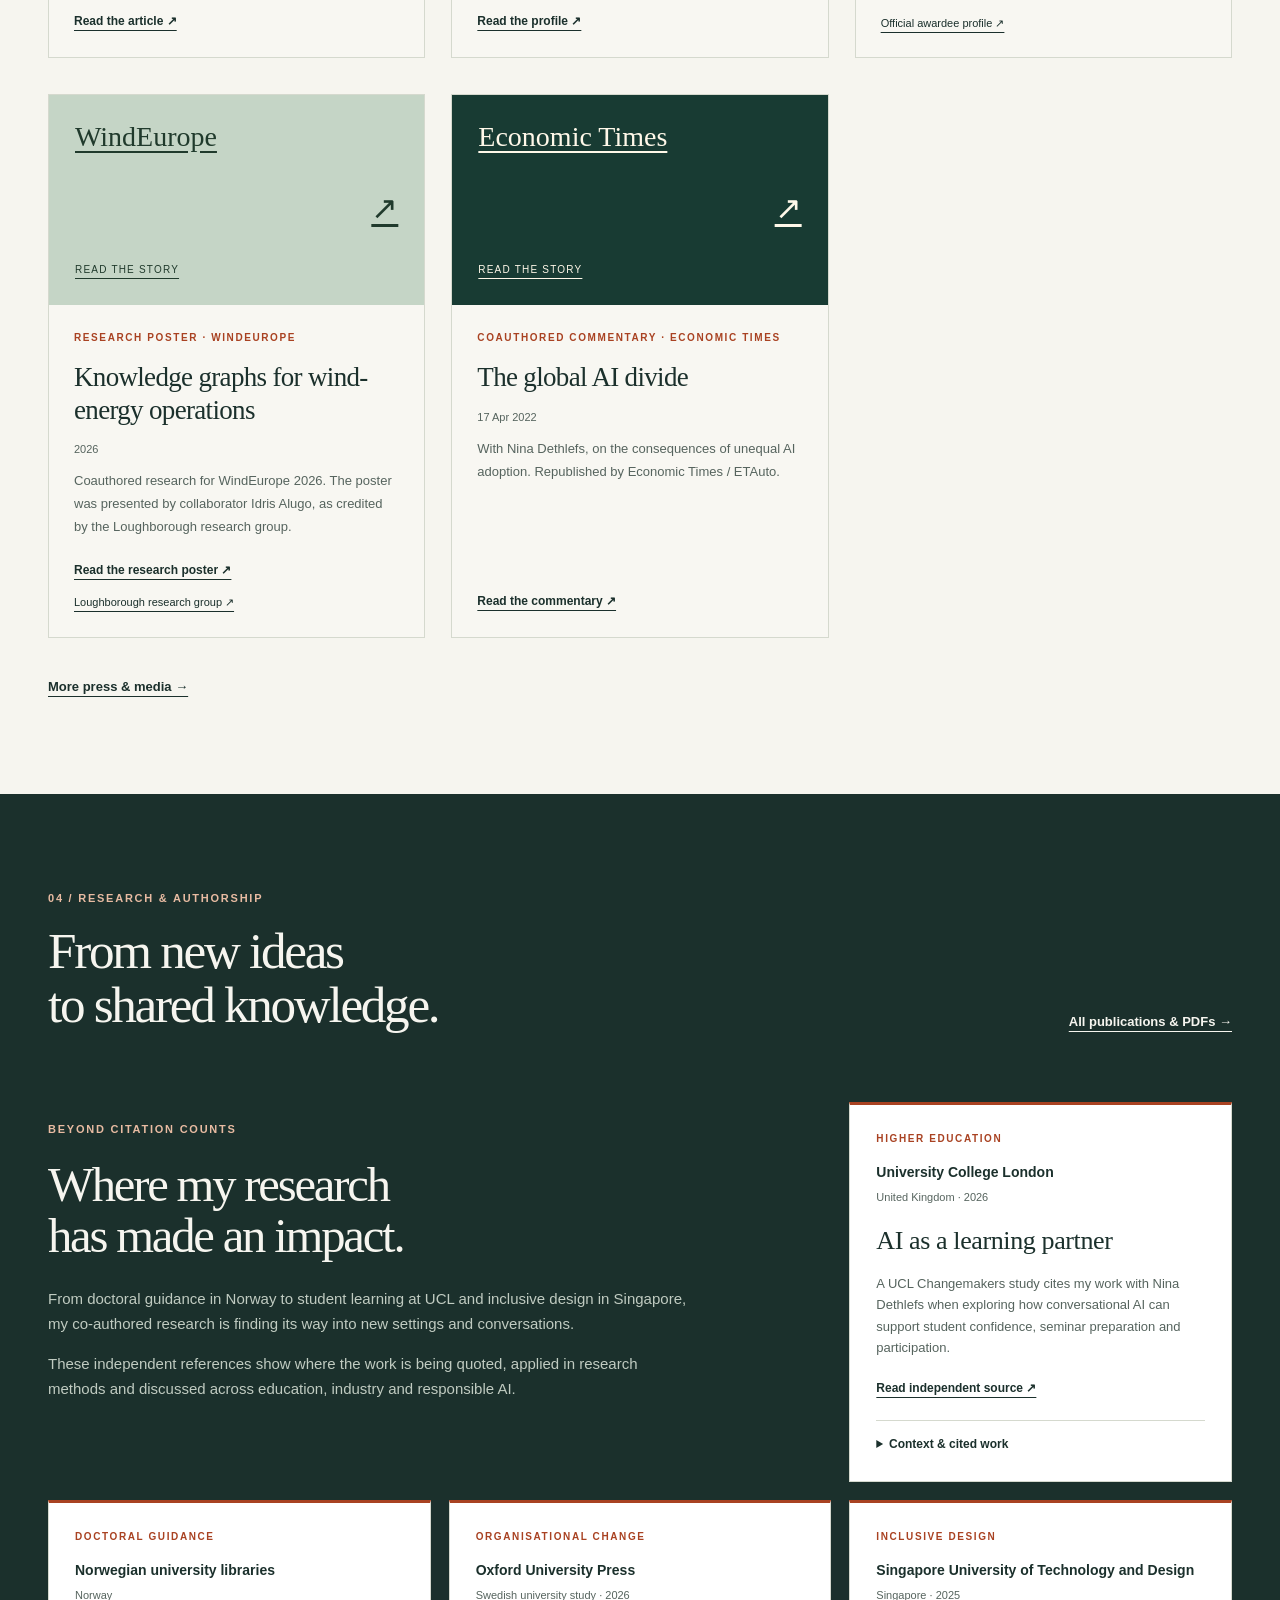
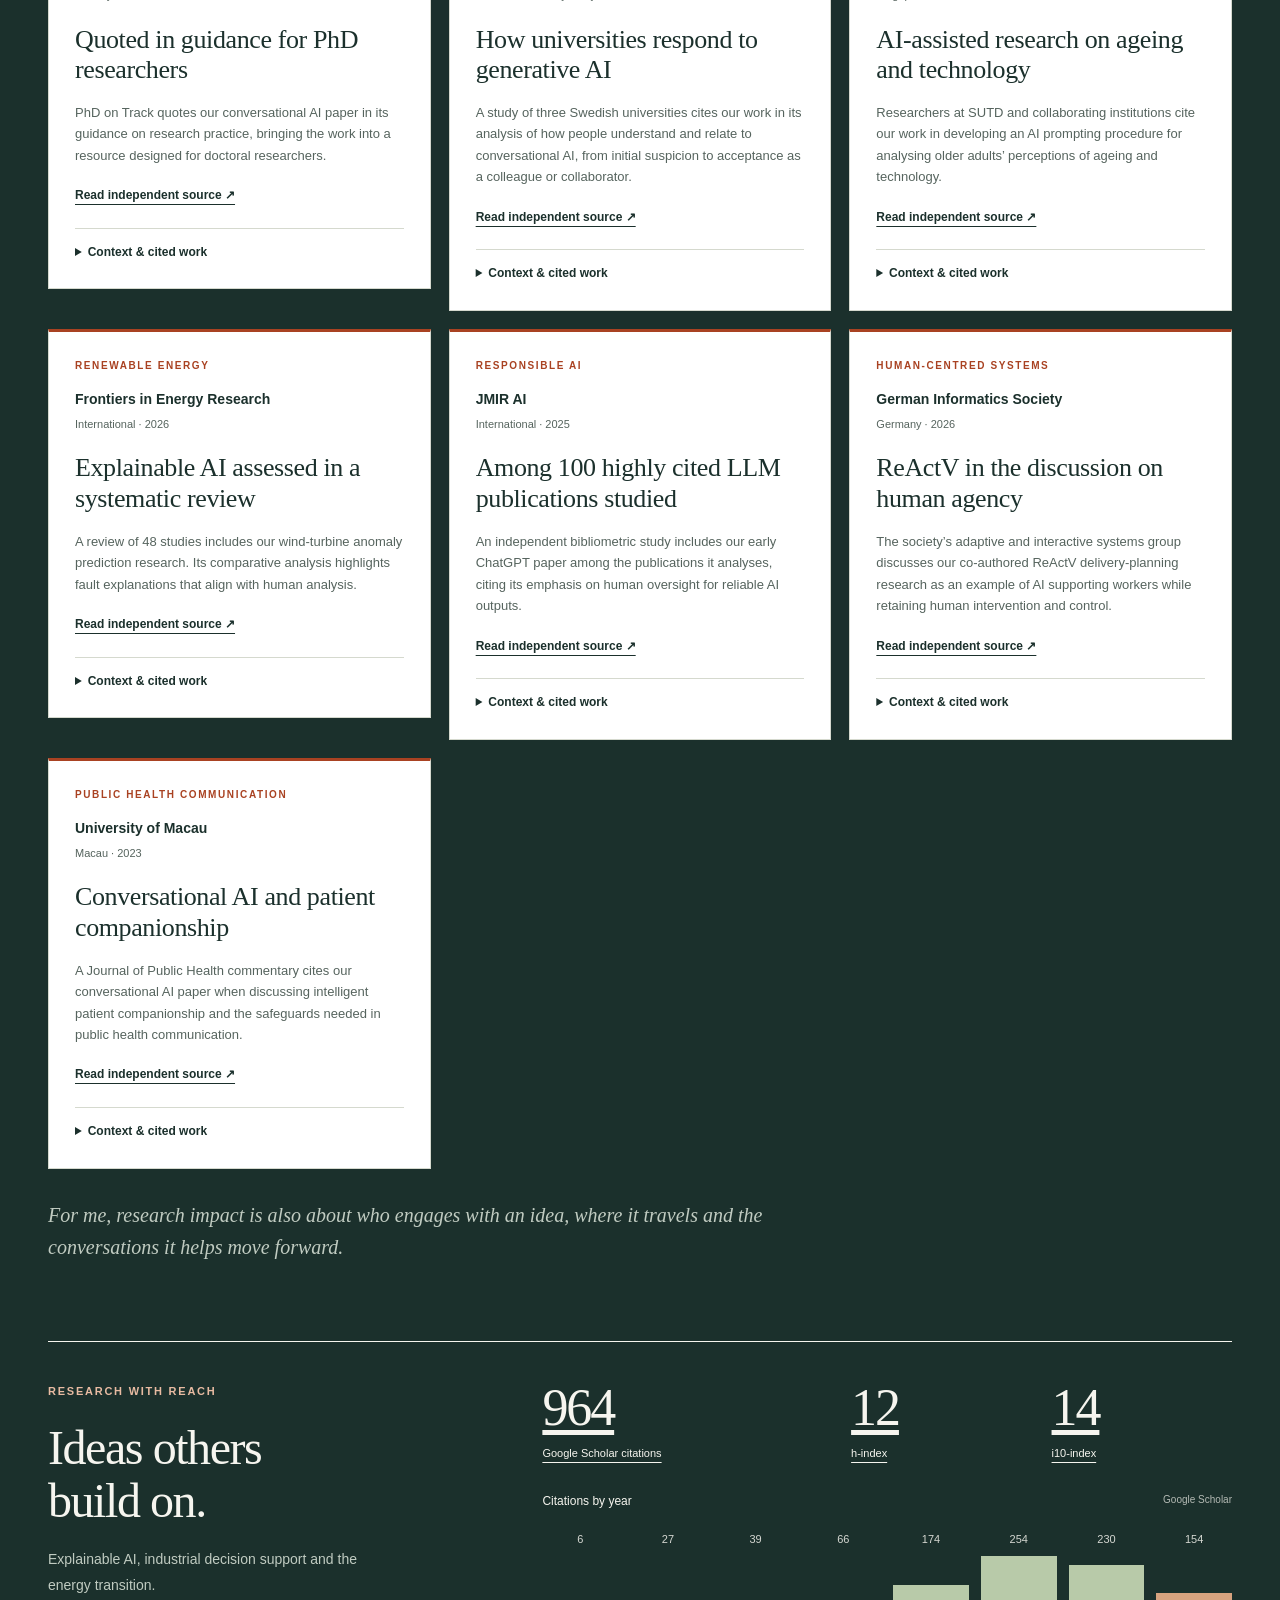
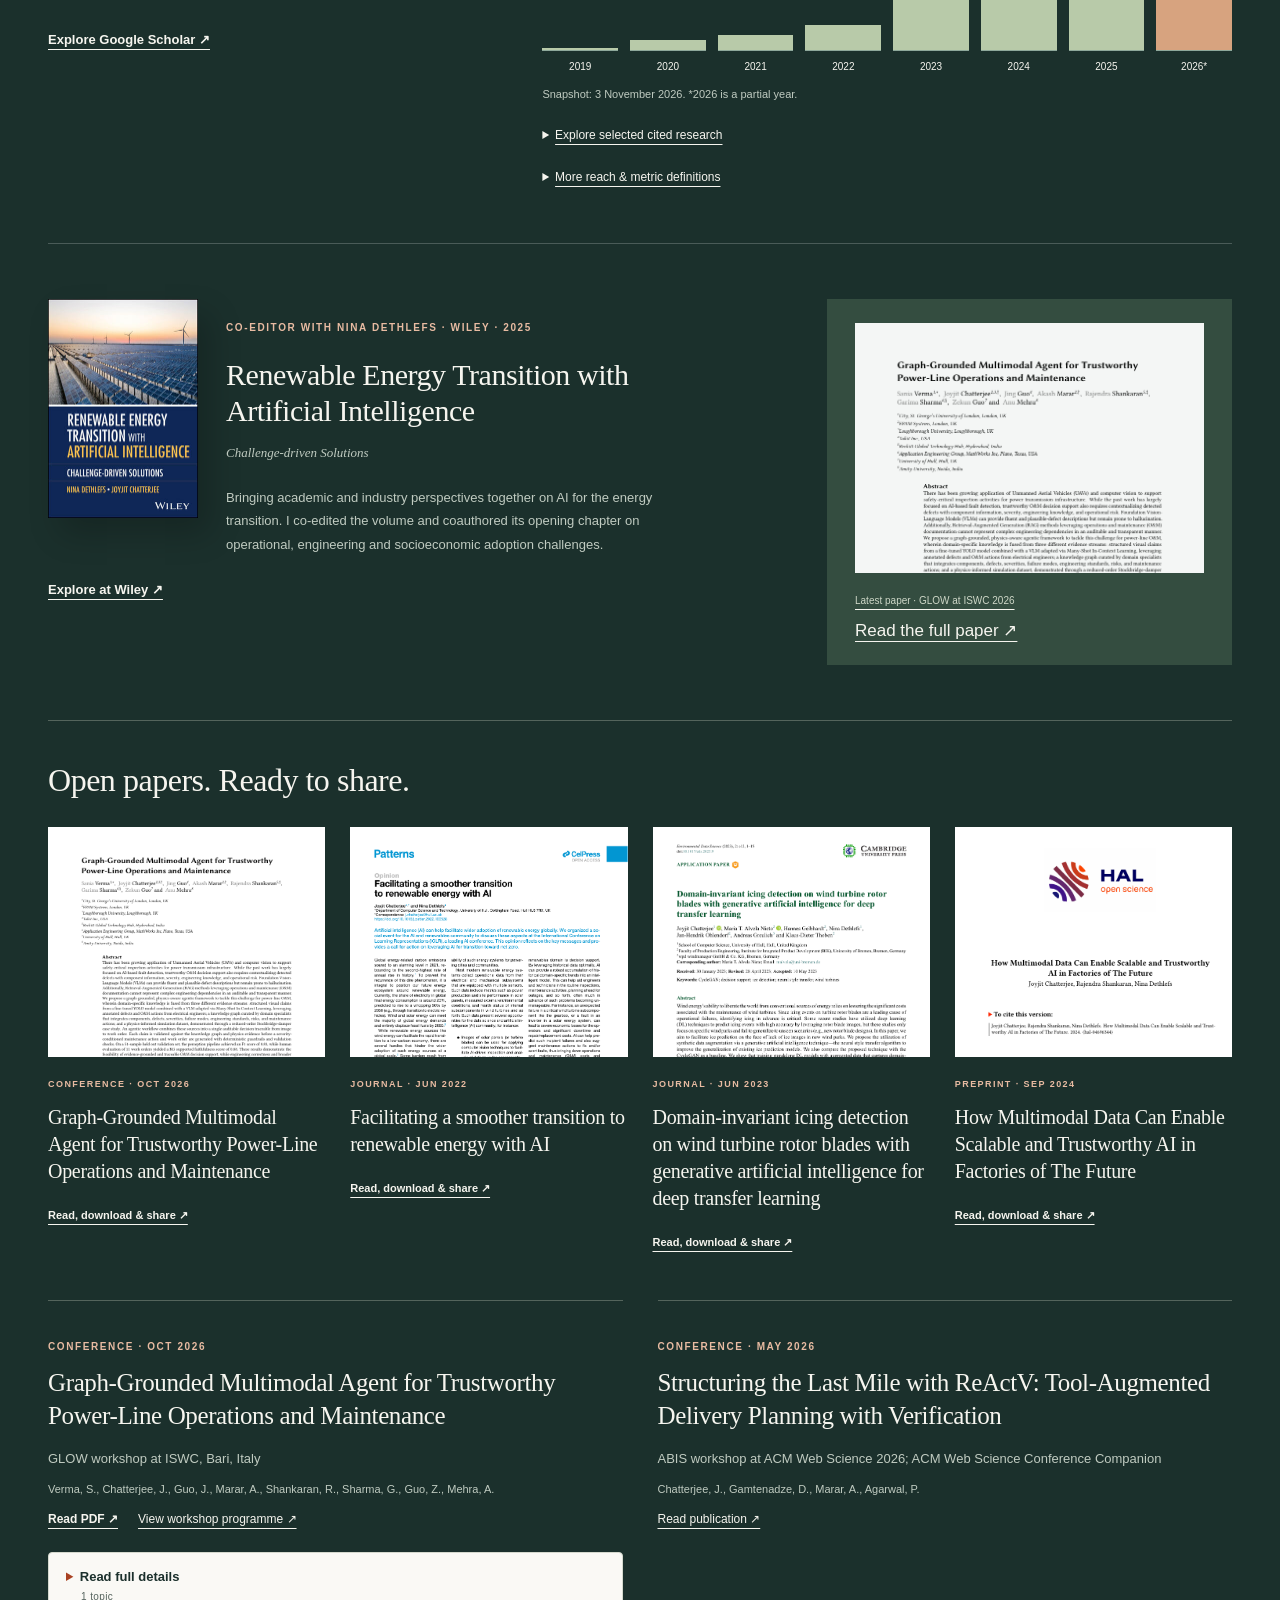
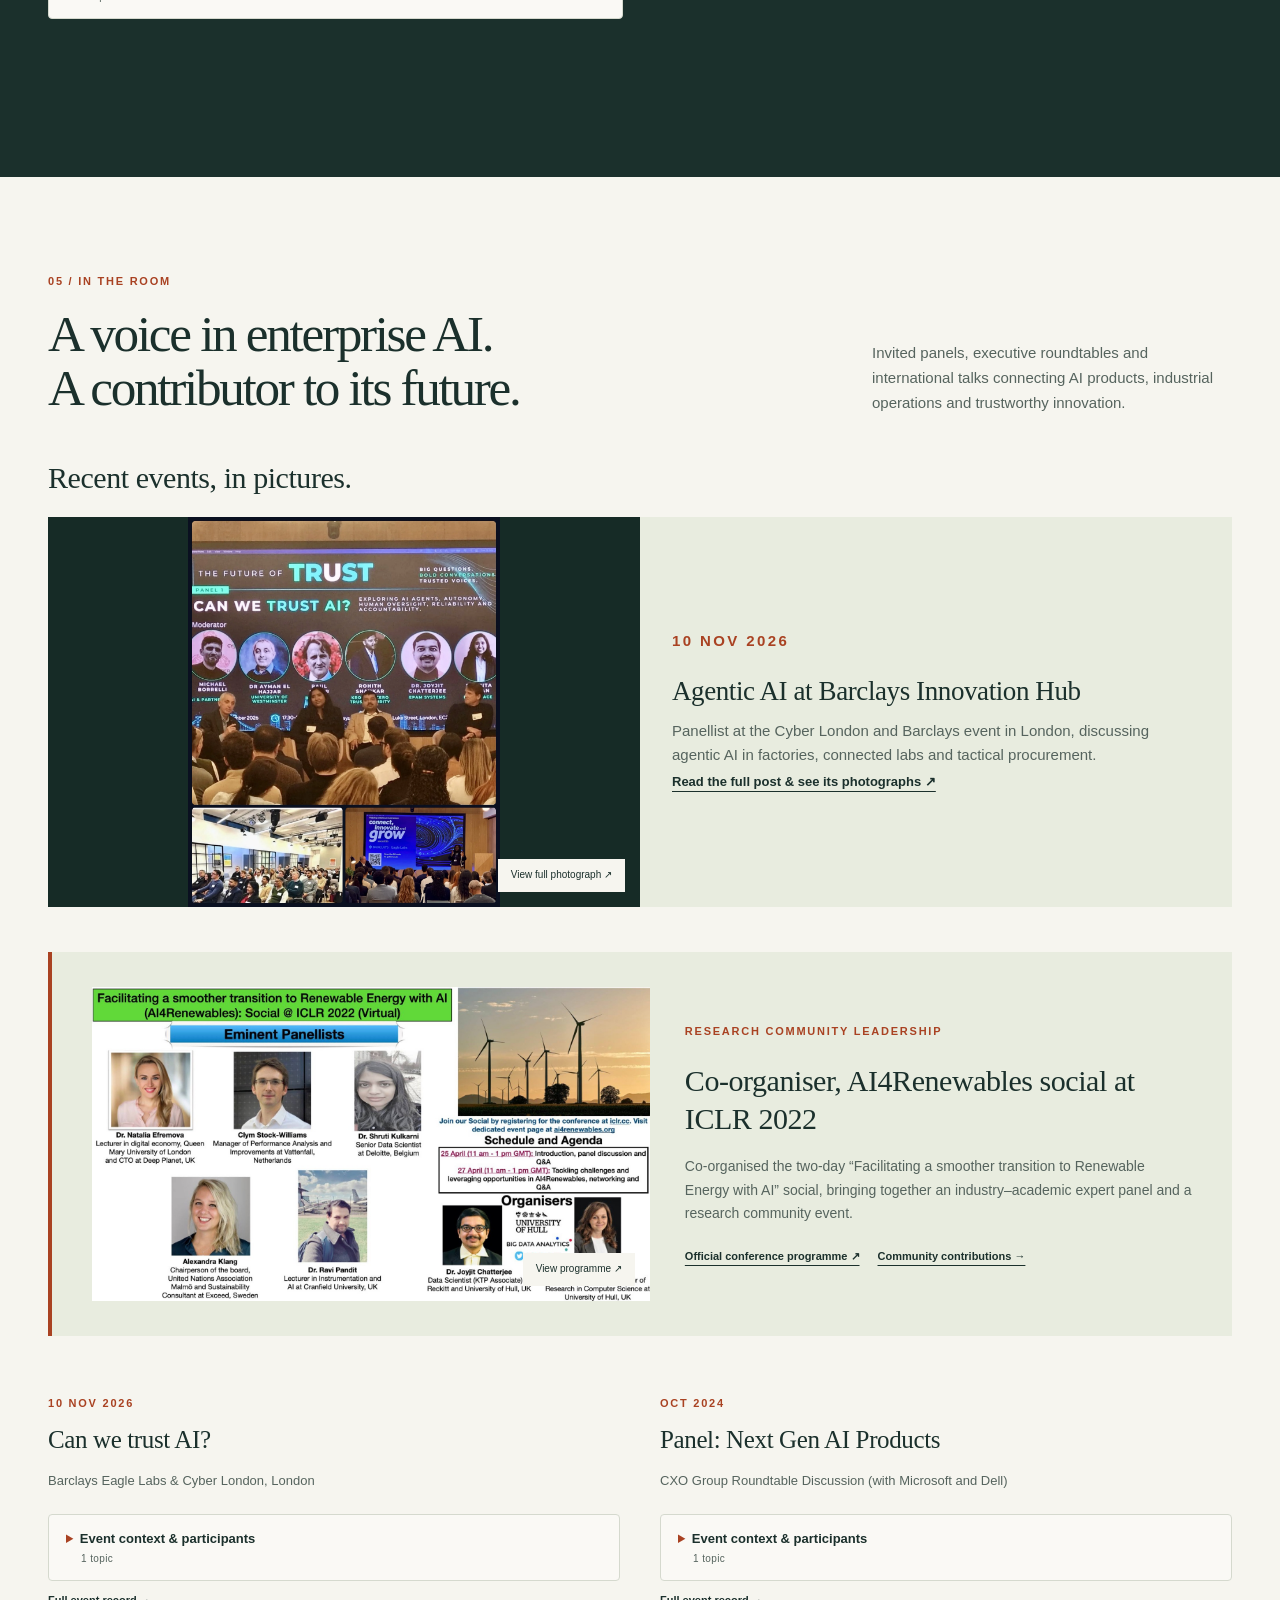
<file: work.html>
<!doctype html>
<html lang="en">
<head>
<meta charset="utf-8">
<meta name="viewport" content="width=device-width,initial-scale=1">
<title>Enterprise work | Dr. Joyjit Chatterjee</title>
<meta name="description" content="Continue to the restored visual portfolio.">
<meta name="theme-color" content="#f6f5ef">
<link rel="canonical" href="https://joyjitchatterjee.github.io/work.html">
<meta property="og:type" content="website">
<meta property="og:title" content="Enterprise work | Dr. Joyjit Chatterjee">
<meta property="og:description" content="Continue to the restored visual portfolio.">
<meta property="og:image" content="https://joyjitchatterjee.github.io/assets/images/forbes-summit.jpg">
<link rel="icon" href="assets/favicon.svg" type="image/svg+xml">
<link rel="stylesheet" href="assets/site.css?v=9bdf441ece1a">
<script src="assets/site.js?v=bd5a354df83c" defer></script>
<script src="assets/experience.js?v=0034a3a4070b" defer></script>
</head>
<body>
<a class="skip" href="#main">Skip to content</a>
<header class="site-header"><nav class="wrap nav" aria-label="Main navigation"><a class="brand" href="index.html" aria-label="Dr. Joyjit Chatterjee home"><span class="monogram">jc<span>·</span></span><span>Joyjit Chatterjee<span class="brand-sub">AI STRATEGY · PRODUCTS · INNOVATION</span></span></a><button class="menu-button" aria-expanded="false" aria-controls="nav-links" type="button">Menu <span>+</span></button><div id="nav-links" class="nav-links"><a href="index.html#work">Work</a><a href="index.html#feedback">Leadership</a><a href="index.html#speaking">Speaking</a><a href="research.html">Publications</a><a href="profile.html">Profile</a><a class="nav-contact" href="#contact">Get in touch ↗</a></div></nav></header>
<main id="main"><section class="page-intro wrap"><h1>Enterprise work</h1><p><a class="button" id="restored-home" href="index.html#work">Continue to enterprise work →</a></p></section><script src="assets/restore-route.js" defer></script></main>
<footer id="contact"><div class="wrap"><div class="footer-top"><div><p class="eyebrow">Let's connect</p><h2>Good ideas start<br>with a conversation.</h2><p>Conversations about enterprise AI, product innovation, research and speaking.</p></div><a class="button" href="mailto:joyjitece@gmail.com">Say hello ↗</a></div><div class="footer-bottom"><span>Dr. Joyjit Chatterjee</span><div><a href="https://www.linkedin.com/in/joyjitchatterjee/">LinkedIn ↗</a><a href="https://bsky.app/profile/joyjitchat.bsky.social">Bluesky ↗</a><a href="https://scholar.google.co.uk/citations?user=kjWYrm4AAAAJ&amp;hl=en">Google Scholar ↗</a><a href="https://github.com/joyjitchatterjee">GitHub ↗</a></div><span>Updated 2026-11-14</span></div></div></footer>
</body>
</html>
</file>
<file: assets/site.css>
:root{--paper:#f6f5ef;--ink:#1b302c;--muted:#56645e;--accent:#a94222;--line:#d5d9ce;--pale:#e8ecdf;--white:#fff;--serif:Georgia,'Times New Roman',serif;--sans:Inter,-apple-system,BlinkMacSystemFont,'Segoe UI',sans-serif}*{box-sizing:border-box}html{scroll-behavior:smooth;scroll-padding-top:100px}body{margin:0;background:var(--paper);color:var(--ink);font:16px/1.65 var(--sans)}a{color:inherit;text-underline-offset:5px}a:hover{color:var(--accent)}button,input,select{font:inherit}button,a,input,select{touch-action:manipulation}button{cursor:pointer}img{display:block;max-width:100%;height:auto}h1,h2,h3,p,figure{margin:0}h1,h2{font-family:var(--serif);font-weight:400;letter-spacing:-.045em;line-height:1.06}h1{font-size:clamp(3.4rem,5.9vw,5.65rem)}h2{font-size:clamp(2.6rem,4vw,4rem)}h3{font-size:1.15rem;line-height:1.4;font-weight:600;letter-spacing:-.015em}p{color:var(--muted)}.wrap{max-width:1240px;margin:auto;width:calc(100% - 96px)}.skip{position:absolute;top:-100px;left:15px;z-index:20;background:var(--ink);color:white;padding:14px}.skip:focus{top:10px}:focus-visible{outline:3px solid var(--accent);outline-offset:5px}.site-header{border-bottom:1px solid var(--line);background:var(--paper);position:relative;z-index:10}.nav{min-height:100px;display:flex;justify-content:space-between;align-items:center;gap:24px}.brand{display:flex;align-items:center;gap:14px;text-decoration:none;font-size:14px;font-weight:650;line-height:1.4}.monogram{font:42px var(--serif);letter-spacing:-5px;border-right:1px solid var(--line);padding-right:20px}.monogram span{color:var(--accent)}.brand-sub{display:block;font-size:9px;letter-spacing:.15em;margin-top:4px;font-weight:500}.nav-links{display:flex;align-items:center;gap:30px;font-size:14px}.nav-links a{text-decoration:none}.nav-links .nav-contact{border:1px solid var(--ink);padding:11px 19px;border-radius:30px}.menu-button{display:none}.hero{display:grid;grid-template-columns:1.35fr 1fr;gap:80px;align-items:center;padding-top:90px;padding-bottom:90px}.eyebrow{font-size:11px;letter-spacing:.16em;text-transform:uppercase;font-weight:650;color:var(--accent);margin-bottom:22px}.hero-name{font-size:20px;margin-bottom:16px;color:var(--ink)}.hero .lede{max-width:600px;margin-top:26px;font-size:17px;line-height:1.8}.actions{display:flex;align-items:center;gap:26px;margin-top:32px;flex-wrap:wrap}.button{display:inline-flex;gap:24px;align-items:center;justify-content:center;padding:14px 24px;border:1px solid var(--ink);border-radius:30px;background:var(--ink);color:white;text-decoration:none;font-size:13px;font-weight:600}.button:hover{background:var(--accent);border-color:var(--accent);color:white}.text-link{font-size:13px;font-weight:600;display:inline-block}.portrait-panel{position:relative;padding:0 0 55px 20px}.portrait-frame{padding:17px;background:var(--pale);border-radius:47% 47% 0 0;transform:rotate(3deg)}.portrait-frame img{width:100%;aspect-ratio:1;object-fit:cover;border-radius:46% 46% 0 0;filter:saturate(.75);transform:rotate(-3deg)}.portrait-caption{display:flex;align-items:flex-start;gap:11px;position:relative;background:var(--paper);padding:18px 0;font-size:12px}.portrait-caption strong{font-size:13px;font-weight:600}.small-square{width:7px;height:7px;background:var(--accent);margin-top:7px;flex-shrink:0}.portrait-note{position:absolute;right:0;bottom:-10px;text-align:right;font:italic 24px/1.2 var(--serif);color:var(--accent)}.recognition{border-top:1px solid var(--line);border-bottom:1px solid var(--line)}.recognition .wrap{display:flex;justify-content:space-between;gap:30px;padding:24px 0;font:18px var(--serif)}.recognition b{display:block;font:10px var(--sans);text-transform:uppercase;letter-spacing:.1em;margin-top:8px;color:var(--muted);font-weight:500}.section{padding-top:95px;padding-bottom:95px}.section-heading{display:flex;justify-content:space-between;align-items:end;gap:50px;margin-bottom:45px}.section-heading>p{max-width:360px;font-size:15px}.section-heading .eyebrow{margin-bottom:17px}.impact-grid{display:grid;grid-template-columns:repeat(3,1fr);gap:36px;border-top:1px solid var(--line);padding-top:36px}.impact-grid strong{display:block;font:42px var(--serif);margin-bottom:15px;color:var(--accent);letter-spacing:-.05em}.impact-grid h3{font-size:15px;margin-bottom:12px}.impact-grid p{font-size:13px;max-width:310px}.focus-list{display:flex;gap:10px;flex-wrap:wrap;margin:35px 0 55px}.focus-list span{font-size:11px;border:1px solid var(--line);border-radius:20px;padding:7px 13px}.record{display:grid;grid-template-columns:190px 1fr;gap:35px;border-top:1px solid var(--line);padding:25px 0}.record p{font-size:14px;max-width:780px;margin-top:7px}.record .organization{color:var(--ink)}.date{font-size:12px;color:var(--muted)}.career-preview{margin-bottom:25px}.research-section{background:var(--ink);color:var(--paper)}.research-section p{color:#c0cbc1}.research-section .eyebrow{color:#e8bba2}.research-section .text-link:hover{color:#e8bba2}.selected-pubs{display:grid;grid-template-columns:repeat(3,1fr);gap:35px;margin:45px 0 35px}.publication{padding:28px 0;border-top:1px solid var(--line)}.publication .eyebrow{margin-bottom:12px;font-size:10px}.publication h3{font-family:var(--serif);font-size:25px;font-weight:400;line-height:1.3;margin-bottom:16px}.publication p{font-size:13px;margin-top:10px}.publication .authors{font-size:11px}.publication a{font-size:12px;display:inline-block;margin-top:12px}.research-section .publication{border-color:#54645c}.story{display:grid;grid-template-columns:1.45fr 1fr;gap:60px;align-items:center;margin-bottom:45px}.story>a{overflow:hidden}.story img{width:100%;aspect-ratio:1.3;object-fit:cover;object-position:50% 63%;transition:transform .3s}.story a:hover img{transform:scale(1.025)}.story h3{font:36px/1.18 var(--serif);letter-spacing:-.03em}.story p{margin:20px 0;font-size:15px}.story .eyebrow{font-size:11px}.story figcaption>a{font-size:13px}.status{display:block;width:max-content;font-size:10px;text-transform:uppercase;letter-spacing:.06em;margin-top:10px}.status.upcoming{background:#eee1d5;color:#873819;padding:3px 8px;border-radius:12px}.talk-preview{margin-bottom:25px}.recognition-section{background:var(--pale)}.award-grid{display:grid;grid-template-columns:repeat(3,1fr);gap:40px;margin-top:45px}.award-grid h3{font:27px/1.2 var(--serif);margin:14px 0}.award-grid p{font-size:13px}footer{padding:80px 0 25px;background:#e7e6df}footer h2{font-size:52px}footer p{font-size:14px;margin-top:20px}.footer-top{display:flex;justify-content:space-between;align-items:center;gap:40px}.footer-bottom{border-top:1px solid #c8ccc1;margin-top:65px;padding-top:25px;display:flex;justify-content:space-between;gap:25px;font-size:11px;color:var(--muted)}.footer-bottom div{display:flex;gap:20px}.page-intro{padding-top:80px;padding-bottom:55px}.page-intro h1{font-size:clamp(3rem,5vw,5rem)}.page-intro .lede{max-width:820px;margin:25px 0;font-size:18px}.compact{padding-top:20px}.filters{display:grid;grid-template-columns:2fr 1fr;gap:20px;margin-bottom:18px}.filters label{display:block;font-size:12px;margin-bottom:7px}.filters input,.filters select{width:100%;padding:13px;border:1px solid #9da89e;background:transparent;border-radius:4px;color:var(--ink)}#result-count{font-size:12px;margin-bottom:30px}#publications .publication{max-width:950px;padding:30px 0}.section-links{display:flex;gap:20px;flex-wrap:wrap;font-size:13px;margin-top:35px}.page-intro~.section{padding-top:35px;padding-bottom:35px}.page-intro~.section:last-child{padding-bottom:80px}[hidden]{display:none!important}@media(min-width:1500px){.hero{gap:100px}}@media(max-width:1000px){.wrap{width:calc(100% - 56px)}.nav-links{gap:18px}.hero{gap:35px}.hero h1{font-size:4.1rem}.actions{gap:20px}.portrait-panel{padding-left:0}.story{gap:35px}.brand-sub{font-size:8px}.selected-pubs{gap:25px}}@media(max-width:760px){.wrap{width:calc(100% - 40px)}.nav{min-height:80px}.menu-button{display:flex;gap:20px;background:transparent;border:1px solid var(--line);border-radius:25px;padding:8px 14px;font-size:12px}.nav-links{display:none}.nav-links.open{display:flex;position:absolute;top:80px;left:0;right:0;flex-direction:column;align-items:stretch;background:var(--paper);border-bottom:1px solid var(--line);padding:25px 20px;gap:20px}.nav-contact{text-align:center}.hero{grid-template-columns:1fr;padding-top:50px;padding-bottom:55px;gap:55px}.hero h1{font-size:3.6rem;max-width:580px}.hero .lede{font-size:16px}.portrait-panel{max-width:380px;width:85%;justify-self:center}.portrait-note{font-size:22px}.recognition .wrap{display:grid;grid-template-columns:1fr 1fr;row-gap:24px;font-size:16px}.section{padding-top:65px;padding-bottom:65px}.section-heading{display:block;margin-bottom:30px}.section-heading>p,.section-heading>a{margin-top:25px;max-width:none}.impact-grid,.selected-pubs,.award-grid{grid-template-columns:1fr;gap:30px}.impact-grid article{padding-bottom:22px;border-bottom:1px solid var(--line)}.impact-grid p{max-width:none}.impact-grid strong{font-size:38px}.focus-list{margin:15px 0 35px}.record{grid-template-columns:1fr;gap:10px}.status{display:inline-block;margin:0 0 0 10px}.story{grid-template-columns:1fr;gap:25px}.story img{aspect-ratio:1.1}.story figcaption p{margin:14px 0}.story h3{font-size:31px}.selected-pubs .publication{padding-top:25px}.footer-top,.footer-bottom{display:block}footer h2{font-size:40px}.footer-top .button{margin-top:28px}.footer-bottom div{margin:18px 0;flex-wrap:wrap}.filters{grid-template-columns:1fr}.page-intro{padding-top:50px}.page-intro h1{font-size:3.3rem}.page-intro .lede{font-size:16px}.section-links{gap:14px}.brand{font-size:12px}.monogram{font-size:35px;padding-right:16px}}@media(prefers-reduced-motion:reduce){html{scroll-behavior:auto}*,*::before,*::after{transition:none!important}}@media print{.site-header,.actions,.section-links,footer,.filters,.skip{display:none!important}.wrap{width:100%}.page-intro,.section{padding:15px 0!important}h1{font-size:30px!important}h2{font-size:25px!important}h3{font-size:16px!important}.record{break-inside:avoid;grid-template-columns:130px 1fr;gap:15px;padding:12px 0}body{font-size:11px;background:white}.record p{font-size:11px}.page-intro .lede{font-size:12px}.publication{break-inside:avoid}}
/* A featured presentation followed by a compact, source-linked photo gallery. */
.story-grid{display:grid;grid-template-columns:repeat(3,minmax(0,1fr));gap:36px;margin-bottom:50px}.story-grid .story{display:block;margin:0;min-width:0}.story-grid .story:first-child{grid-column:1/-1;display:grid;grid-template-columns:1.6fr 1fr;gap:45px;margin-bottom:15px}.story-grid .story img{aspect-ratio:4/3;object-fit:contain;object-position:center;background:var(--pale)}.story-grid .story:first-child img{aspect-ratio:auto}.story-grid .story:not(:first-child) h3{font-size:27px}.story-grid .story:not(:first-child) p{font-size:13px}.story-grid .story:not(:first-child) .eyebrow{font-size:10px;margin-top:22px}.footer-bottom div{flex-wrap:wrap}@media(max-width:900px){.story-grid{grid-template-columns:repeat(2,minmax(0,1fr))}.story-grid .story:first-child{gap:28px}.story-grid .story h3{font-size:30px}}@media(max-width:600px){.story-grid{grid-template-columns:1fr}.story-grid .story:first-child{display:block}.story-grid .story img{aspect-ratio:auto}.story-grid .story:first-child figcaption{margin-top:22px}}
/* Enterprise work, independently sourced recognition and public appearances. */
.hero-credential{font-size:11px;margin-top:28px;letter-spacing:.025em}.recognition a{text-decoration:none}.hero h1{max-width:680px}.delivery-path{display:grid;grid-template-columns:repeat(4,minmax(0,1fr));border:1px solid var(--line);margin:0 0 50px}.delivery-path>div{padding:23px;border-right:1px solid var(--line)}.delivery-path>div:last-child{border:0}.delivery-path span{display:block;font:italic 22px var(--serif);color:var(--accent);margin-bottom:18px}.delivery-path strong{font-size:13px}.delivery-path p{font-size:11px;margin-top:6px}.case-list{margin-bottom:65px}.case-card{display:grid;grid-template-columns:1fr 1fr;gap:70px;padding:40px 0;border-top:1px solid var(--line)}.case-heading{position:relative;padding-left:50px}.case-number{position:absolute;left:0;top:0;font:22px var(--serif);color:var(--accent)}.case-heading .eyebrow{font-size:10px;margin-bottom:15px}.case-heading h3{font:33px/1.16 var(--serif);letter-spacing:-.025em;max-width:420px;margin-bottom:20px}.case-card p{font-size:14px}.case-card .mini-label{font-size:10px;letter-spacing:.1em;text-transform:uppercase;font-weight:650;color:var(--ink);margin-bottom:8px}.case-outcome{padding:18px 20px;background:var(--pale);border-left:2px solid var(--accent);margin:23px 0}.case-detail>.text-link{margin-top:0}.credential-grid{display:grid;grid-template-columns:repeat(3,minmax(0,1fr));gap:0 35px}.credential{border-top:1px solid #c4cbbd;padding:28px 0}.credential .eyebrow{font-size:10px;margin-bottom:15px}.credential h3{font:27px/1.2 var(--serif);margin-bottom:13px}.credential p{font-size:13px}.credential>a{font-size:12px;display:inline-block;margin-top:18px}.development-note{border-top:1px solid #c4cbbd;margin-top:20px;padding-top:27px;display:flex;align-items:center;justify-content:space-between;gap:30px}.development-note p{font-size:12px;line-height:1.9}.development-note strong{color:var(--ink);font-size:14px}.appearance-grid{display:grid;grid-template-columns:repeat(2,minmax(0,1fr));gap:35px;margin-bottom:35px}.appearance{min-width:0;border:1px solid var(--line);background:#faf9f5;display:flex;flex-direction:column}.appearance-image img{width:100%;aspect-ratio:16/9;object-fit:contain;background:var(--pale)}.appearance-copy{padding:28px 30px;display:flex;flex-direction:column;flex:1;align-items:flex-start}.appearance .eyebrow{font-size:10px;margin-bottom:15px}.appearance h3{font:29px/1.2 var(--serif);letter-spacing:-.025em;margin-bottom:14px}.appearance p{font-size:14px;margin-bottom:22px}.appearance .date{font-size:11px;margin-bottom:12px}.appearance .text-link{margin-top:auto}.extra-links{display:flex;flex-wrap:wrap;gap:10px 20px;font-size:11px;margin-top:13px}.extra-links:empty{display:none}.book-feature{display:grid;grid-template-columns:200px 1fr;gap:65px;align-items:center;padding:20px 0 55px;border-bottom:1px solid #54645c}.book-cover{max-width:200px;box-shadow:12px 15px 0 #30453e}.book-feature h3{font:36px/1.2 var(--serif);max-width:670px}.book-feature .book-subtitle{font:italic 24px var(--serif);margin:12px 0 22px}.book-feature p{font-size:15px;max-width:650px;margin:20px 0}.book-feature .eyebrow{font-size:10px}.selected-pubs{grid-template-columns:repeat(2,minmax(0,1fr))}.research-section a:hover{color:#e8bba2}.code-section{background:var(--pale)}.repo-grid{display:grid;grid-template-columns:repeat(2,minmax(0,1fr));gap:35px}.repo-card{border-top:1px solid #bcc8ba;padding-top:25px;min-width:0}.repo-card h3{font:28px var(--serif);overflow-wrap:anywhere;margin-bottom:20px}.repo-card h3 a{text-decoration:none}.repo-card p{font-size:14px;max-width:480px}.repo-card .repo-tags{font-size:11px;margin-top:22px;color:var(--accent)}.repo-card .eyebrow{font-size:10px}.online-profiles{display:flex;flex-wrap:wrap;gap:25px;font-size:13px;margin-bottom:30px}.record-source{font-size:12px;display:inline-block;margin-top:12px}.nav-links{gap:25px}.brand-sub{font-size:8px;letter-spacing:.1em}@media(max-width:1050px){.nav-links{gap:16px}.case-card{gap:35px}.book-feature{gap:40px}.delivery-path>div{padding:18px}.recognition .wrap{gap:20px;font-size:16px}.recognition b{font-size:9px}}@media(max-width:900px){.credential-grid{grid-template-columns:repeat(2,minmax(0,1fr))}.nav{gap:12px}.nav-links{gap:12px;font-size:12px}.nav-links .nav-contact{padding:9px 13px}.delivery-path{grid-template-columns:repeat(2,minmax(0,1fr))}.delivery-path>div:nth-child(2){border-right:0}.delivery-path>div:nth-child(-n+2){border-bottom:1px solid var(--line)}}@media(max-width:760px){.case-card{grid-template-columns:1fr;gap:25px;padding:30px 0}.case-heading{padding-left:36px}.case-heading h3{font-size:30px}.case-detail{padding-left:36px}.credential-grid{gap:0 25px}.appearance-grid{gap:25px}.appearance-copy{padding:23px}.appearance h3{font-size:25px}.book-feature{grid-template-columns:150px 1fr;gap:30px}.book-feature h3{font-size:28px}.book-feature .book-subtitle{font-size:21px}.book-feature p{font-size:13px}.development-note{display:block}.development-note a{margin-top:18px}.selected-pubs{grid-template-columns:1fr}.nav-links{font-size:14px}.hero-credential{max-width:360px}.recognition b{line-height:1.5}}@media(max-width:600px){.credential-grid,.appearance-grid,.repo-grid{grid-template-columns:1fr}.book-feature{grid-template-columns:1fr;gap:30px}.book-cover{max-width:155px;margin:0 0 10px}.case-heading,.case-detail{padding-left:0}.case-number{position:static;display:block;margin-bottom:15px}.hero h1{font-size:clamp(2.9rem,10.5vw,3.6rem)}.delivery-path strong{font-size:12px}.delivery-path>div{padding:17px 14px}.credential-grid{gap:0}.appearance h3{font-size:28px}}
/* Detailed career evidence stays close to the summary and works without JavaScript. */
.record>div,.case-detail{min-width:0}.cv-details{margin-top:22px;border:1px solid var(--line);border-radius:4px;background:#faf9f5}.cv-details summary{cursor:pointer;padding:14px 17px;font-size:13px;font-weight:600;color:var(--ink);line-height:1.5}.cv-details summary::marker{color:var(--accent)}.detail-count{display:block;margin:3px 0 0 15px;font-size:10px;letter-spacing:.04em;font-weight:400;color:var(--muted)}.cv-details[open] summary{border-bottom:1px solid var(--line)}.detail-content{padding:20px}.detail-group+ .detail-group{margin-top:25px}.detail-group h4{margin:0 0 12px;font-size:14px;line-height:1.45;font-weight:650;color:var(--ink)}.detail-group ul{padding-left:20px;margin:0;color:var(--muted);font-size:14px}.detail-group li{padding-left:3px;margin:10px 0}.detail-group li:first-child{margin-top:0}.detail-group li:last-child{margin-bottom:0}.case-highlight{margin-top:22px;padding-top:18px;border-top:1px solid var(--line)}.case-highlight p{font-size:13px;line-height:1.8}.case-links{display:flex;flex-wrap:wrap;gap:12px 20px;margin-top:20px}.case-links a{font-size:12px}.impact-featured{grid-template-columns:repeat(5,minmax(0,1fr));gap:26px;padding:30px 0 40px;margin-bottom:25px;border-bottom:1px solid var(--line)}.impact-featured strong{font-size:36px}.impact-featured p{font-size:12px}.profile-guide{font-size:13px;max-width:740px;margin-top:28px}.button.secondary{background:transparent;color:var(--ink)}.button.secondary:hover{background:var(--pale);border-color:var(--ink)}.record:target{scroll-margin-top:35px}.record:target h3{color:var(--accent)}@media(max-width:1000px){.impact-featured{grid-template-columns:repeat(2,minmax(0,1fr))}.case-card{gap:35px}.case-detail .detail-content{padding:17px}}@media(max-width:600px){.impact-featured{grid-template-columns:1fr}.detail-content{padding:17px}.detail-group ul{font-size:13px}.cv-details summary{font-size:12px}.case-links{display:block}.case-links a{display:block;margin-top:12px}}@media print{.cv-details{border:0;background:transparent;margin-top:10px}.cv-details summary,.detail-count{display:none}.cv-details .detail-content{display:block;padding:0}.detail-group ul{font-size:10px}.detail-group h4{font-size:12px}.record:has(.cv-details){break-inside:auto}.detail-group{break-inside:avoid}.profile-guide,.online-profiles{display:none}}
.certification-strip{border-top:1px solid #c4cbbd;margin-top:18px;padding-top:25px}.certification-strip>h3{font-size:15px;margin-bottom:20px}.certification-strip ul{display:grid;grid-template-columns:repeat(4,minmax(0,1fr));gap:25px;list-style:none;padding:0;margin:0 0 24px}.certification-strip li{font-size:12px;line-height:1.6}.certification-strip li>a{font-weight:600}.certification-strip li>span{display:block;color:var(--muted);font-size:10px;margin-top:10px}@media(max-width:900px){.certification-strip ul{grid-template-columns:repeat(2,minmax(0,1fr))}}@media(max-width:500px){.certification-strip ul{grid-template-columns:1fr}}
/* Readable publication downloads with permanent links, kept separate from code resources. */
.paper-download{display:grid;grid-template-columns:190px minmax(0,1fr);gap:45px;align-items:start;padding:32px;border:1px solid var(--line);background:#faf9f5;margin-bottom:30px}.paper-preview{display:block;border:1px solid var(--line);box-shadow:7px 9px 0 var(--pale)}.paper-preview img{width:100%;height:auto}.paper-copy{min-width:0}.paper-copy h3{font:30px/1.2 var(--serif);letter-spacing:-.02em}.paper-copy>p{margin-top:18px;font-size:14px}.paper-copy .eyebrow{margin-top:0;font-size:10px;margin-bottom:14px}.paper-copy .paper-authors{font-size:12px}.paper-copy .paper-meta{font-size:11px}.paper-copy .actions{margin-top:25px;gap:18px}.paper-share{margin-top:28px}.paper-share label{display:block;font-size:12px;margin-bottom:7px}.paper-share>div{display:flex;gap:10px}.paper-share input{min-width:0;width:100%;font-size:12px;padding:11px;border:1px solid var(--line);border-radius:4px;background:var(--paper);color:var(--muted)}.paper-share button{white-space:nowrap;font-size:12px;padding:10px 15px;border:1px solid var(--ink);border-radius:4px;background:var(--ink);color:white}.copy-status{font-size:12px;margin-top:8px;min-height:1.5em}.publication-links{display:flex;gap:20px;flex-wrap:wrap}.publication-pdf{font-weight:650}.research-resources{padding-bottom:65px}.research-resources .cv-details{background:transparent}.research-resources ul{font-size:13px;padding:0 30px 20px 40px}.research-resources li+li{margin-top:18px}.research-resources p{font-size:12px;margin-top:5px}@media(max-width:760px){.paper-download{grid-template-columns:125px minmax(0,1fr);gap:25px;padding:23px}.paper-copy h3{font-size:25px}.paper-share>div{flex-wrap:wrap}.paper-share input{flex-basis:100%}}@media(max-width:520px){.paper-download{grid-template-columns:1fr}.paper-preview{max-width:130px}.paper-copy .actions{gap:16px}.paper-copy h3{font-size:27px}}

/* Visual portfolio, November 2026. Retains the career archive's typography. */
.visual-hero{display:grid;grid-template-columns:1fr 1fr;gap:65px;align-items:center;padding-top:65px;padding-bottom:70px}
.visual-hero h1{font:clamp(3.4rem,5.5vw,5.7rem)/1.04 var(--serif);letter-spacing:-.055em;margin:20px 0 26px}
.visual-hero h1 em{color:var(--accent);font-weight:400}
.visual-hero .lede{font-size:18px;line-height:1.7;max-width:520px}
.visual-hero .hero-name{font-size:18px;letter-spacing:0;margin-top:25px}
.current-role{margin-top:24px;font-size:13px;line-height:1.8;font-weight:600}.current-role span{font-weight:400;color:var(--muted)}
.hero-proof{display:grid;grid-template-columns:1.3fr 1fr;gap:20px;margin-top:36px;padding-top:25px;border-top:1px solid var(--line)}
.hero-proof a{display:flex;flex-direction:column;gap:8px}.hero-proof strong{font:21px/1.2 var(--serif)}.hero-proof span{font-size:10px;color:var(--muted);line-height:1.6}
.hero-mosaic{position:relative;display:grid;grid-template-columns:1fr .72fr;gap:14px;align-items:end;min-width:0}
.hero-lecture,.hero-summit{position:relative;display:block;overflow:hidden;background:var(--pale)}
.hero-lecture{margin-top:20px;grid-column:1 / 3;width:82%;height:540px}
.hero-lecture img{height:100%;width:100%;object-fit:cover;object-position:45% 55%}
.hero-summit{position:absolute;right:0;bottom:110px;width:41%;height:280px;border:7px solid var(--paper);box-shadow:0 18px 48px #152c251a}
.hero-summit img{height:100%;width:100%;object-fit:cover;object-position:center}
.photo-label{position:absolute;left:0;bottom:0;right:0;padding:34px 16px 14px;background:linear-gradient(transparent,#081d16e8);color:white;font-size:10px;line-height:1.5;letter-spacing:.02em}
.hero-recording{grid-column:1 / 3;background:var(--ink);color:var(--paper);display:flex;align-items:center;justify-content:space-between;gap:16px;padding:20px;z-index:1}
.hero-recording>span:nth-child(2){flex:1;font-size:10px;line-height:1.6;color:#c5d0c5}.hero-recording strong{display:block;font-size:14px;color:var(--paper);font-weight:500}
.play-disc{display:grid;place-items:center;width:42px;height:42px;border:1px solid #a9b6a2;border-radius:50%;font-size:13px}
.press-quote{display:grid;grid-template-columns:180px 1fr;gap:20px 40px;padding-top:45px;padding-bottom:45px;border-bottom:1px solid var(--line)}
.press-quote .eyebrow{padding-top:8px}.press-quote blockquote{font:clamp(1.4rem,2.4vw,2rem)/1.45 var(--serif);max-width:880px}.press-quote a{grid-column:2;font-size:12px}
.impact-featured{margin-bottom:12px;padding-bottom:25px}.impact-featured strong{font-size:clamp(24px,2.65vw,36px);overflow-wrap:anywhere}.impact-featured h3{font-size:11px;line-height:1.6;max-width:190px}
.metric-detail{font-size:11px;margin-top:15px}.metric-detail summary{cursor:pointer;text-decoration:underline;text-underline-offset:4px;color:var(--muted)}.metric-detail p{margin-top:12px;font-size:12px}
.impact-note{font-size:12px;color:var(--muted);max-width:800px;margin-bottom:40px}.case-basis{font-size:11px!important;color:var(--muted);margin:12px 0 20px!important}
.case-outcome{border-left:3px solid var(--accent)}
.media-filters{display:flex;gap:10px;flex-wrap:wrap;margin-bottom:12px}.media-filters button{font:inherit;font-size:12px;padding:11px 18px;border:1px solid var(--line);border-radius:24px;background:transparent;color:var(--ink);cursor:pointer}.media-filters button[aria-pressed=true]{background:var(--ink);border-color:var(--ink);color:var(--paper)}
.media-filters button:hover{border-color:var(--ink)}#media-count{margin-bottom:28px}
.appearance-grid{grid-template-columns:repeat(3,minmax(0,1fr));gap:36px 26px}.appearance{border:1px solid var(--line);padding:0;min-width:0;background:#ffffff30}.appearance-copy{padding:25px}.appearance-copy h3{font-size:27px;line-height:1.2}.appearance-copy>p:not(.eyebrow):not(.date){font-size:13px;line-height:1.75}.appearance .date{font-size:11px}.appearance .text-link{font-size:12px}
.appearance-image{height:210px;display:block;position:relative;overflow:hidden}.appearance-image img{height:100%;width:100%;object-fit:cover;transition:transform .4s}.appearance-image:hover img{transform:scale(1.035)}#forbes-profile .appearance-image img{object-position:50% 48%}.media-action{position:absolute;bottom:12px;right:12px;padding:8px 13px;background:var(--paper);font-size:11px}
.editorial-cover{height:210px;display:flex;flex-direction:column;justify-content:space-between;padding:26px;background:#183b33;color:#fff8e9}.editorial-cover>span{font:28px/1.15 var(--serif);max-width:220px}.editorial-cover strong{font:32px var(--serif);align-self:flex-end}.editorial-cover small{font-size:10px;letter-spacing:.12em;text-transform:uppercase}
.cover-ieee{background:#deddd0;color:#172c25}.cover-wef{background:#213c54}.cover-education{background:#8a4935}.cover-windeurope-profile{background:#c5d5c6;color:#203a2c}.cover-green-talents-film{background:#315c3e}
.research-reach{display:grid;grid-template-columns:.8fr 1.3fr;gap:70px;padding:40px 0 55px;margin-bottom:40px;border-top:1px solid currentColor;border-bottom:1px solid #ffffff35}.reach-copy h3{font:48px/1.1 var(--serif);letter-spacing:-.03em;margin:20px 0}.reach-copy>p:not(.eyebrow){font-size:14px;max-width:320px;line-height:1.8;margin-bottom:28px}.scholar-metrics{display:grid;grid-template-columns:1.6fr 1fr 1fr;gap:20px;margin-bottom:30px}.scholar-metrics a{display:flex;flex-direction:column;gap:10px}.scholar-metrics strong{font:52px/1 var(--serif);letter-spacing:-.04em}.scholar-metrics span{font-size:11px}
.citation-chart{margin:25px 0 10px}.citation-chart figcaption{font-size:12px;margin-bottom:18px;display:flex;justify-content:space-between}.citation-chart figcaption span{opacity:.7;font-size:10px}.citation-bars{display:grid;grid-template-columns:repeat(8,1fr);gap:12px}.citation-year{display:flex;flex-direction:column;gap:8px;align-items:center;font-size:10px}.citation-count{font-size:11px;opacity:.85}.citation-track{height:95px;width:100%;display:flex;align-items:flex-end;border-bottom:1px solid #8ea89b}.citation-bar{display:block;width:100%;background:#b8caa9}.citation-bar.partial{background:#d7a37f}.metric-note{font-size:11px!important;line-height:1.7}.reach-method{margin-top:22px;font-size:12px}.reach-method summary{cursor:pointer;text-decoration:underline;text-underline-offset:5px}.reach-method p{font-size:12px;margin-top:15px;line-height:1.75}
.research-editorial{display:grid;grid-template-columns:1.8fr 1fr;gap:50px;align-items:start;margin-top:55px}.research-editorial .book-feature{display:block;margin:0;padding:0;background:none;border:0}.research-editorial .book-cover{float:left;width:150px;margin:0 28px 20px 0;box-shadow:12px 16px 30px #0003}.research-editorial .book-feature h3{font-size:30px;line-height:1.2}.research-editorial .book-feature p{font-size:13px;line-height:1.8}.research-editorial .book-feature .eyebrow{font-size:10px}.paper-visual{display:block;position:relative;background:#344d40;padding:24px 28px 0;overflow:hidden}.paper-visual img{height:250px;width:100%;object-fit:cover;object-position:top;opacity:.95}.paper-visual span{display:block;position:relative;padding:20px 0;font-size:10px;color:#ced7c7}.paper-visual strong{display:block;color:var(--paper);font-size:17px;font-weight:400;margin-top:8px}.selected-pubs{grid-template-columns:repeat(2,minmax(0,1fr))}
.photo-gallery{display:grid;grid-template-columns:repeat(2,minmax(0,1fr));gap:48px 30px}.gallery-photo{min-width:0;margin:0}.gallery-image{display:block;position:relative;height:330px;overflow:hidden;background:var(--pale)}.gallery-image img{height:100%;width:100%;object-fit:cover;transition:transform .4s}.gallery-image:hover img{transform:scale(1.025)}.photo-forbes-summit .gallery-image img{object-fit:contain;background:#14212f}.photo-loughborough .gallery-image img{object-position:50% 57%}.enlarge{position:absolute;right:15px;bottom:15px;padding:8px 13px;background:var(--paper);color:var(--ink);font-size:11px}.gallery-photo figcaption{padding-top:20px}.gallery-photo h3{font:28px/1.2 var(--serif);letter-spacing:-.02em;margin:12px 0}.gallery-photo figcaption>p:not(.eyebrow){font-size:13px;line-height:1.7;margin-bottom:15px}.gallery-photo .text-link{font-size:11px}
.speaking-cta{display:flex;align-items:center;justify-content:space-between;gap:30px;padding:35px;background:var(--pale);margin:55px 0 25px}.speaking-cta h3{font:32px/1.2 var(--serif);margin-bottom:15px}.speaking-cta p{max-width:550px;font-size:13px;line-height:1.75}.speaking-cta .button{white-space:nowrap}
#media-viewer{width:min(1050px,calc(100% - 32px));max-height:92dvh;margin:auto;border:0;padding:24px;background:var(--paper);color:var(--ink);box-shadow:0 30px 100px #0005;overflow:auto}#media-viewer::backdrop{background:#061b17d9;backdrop-filter:blur(5px)}.viewer-toolbar{display:flex;align-items:center;justify-content:space-between;gap:20px;margin-bottom:20px}.viewer-toolbar h2{font:26px/1.2 var(--serif);letter-spacing:-.02em;max-width:800px}#viewer-close{border:1px solid var(--line);background:transparent;padding:10px 14px;cursor:pointer;color:var(--ink);font:inherit;font-size:12px;white-space:nowrap}#viewer-content{background:#10271f;display:grid;place-items:center}#viewer-content img{width:100%;height:auto;max-height:65dvh;object-fit:contain}#viewer-content iframe,#viewer-content video{width:100%;aspect-ratio:16/9;max-height:65dvh;border:0}#viewer-caption{font-size:13px;line-height:1.7;margin:18px 0 12px}#viewer-original{font-size:12px;text-decoration:underline;text-underline-offset:4px}
.research-metrics-page{padding:0 0 35px}.research-metrics-page .research-reach{border-color:var(--line)}.research-metrics-page .citation-bar{background:#51765b}.research-metrics-page .citation-bar.partial{background:var(--accent)}
:where(a,button,summary):focus-visible{outline:3px solid #ab633c;outline-offset:5px}
@media(max-width:1100px){.visual-hero{gap:35px}.hero-lecture{height:490px}.hero-summit{height:245px;bottom:115px}.visual-hero h1{font-size:4.1rem}.appearance-grid{grid-template-columns:repeat(2,minmax(0,1fr))}.research-reach{gap:40px}.research-editorial{gap:30px}}
@media(max-width:760px){.visual-hero{grid-template-columns:1fr;padding-top:45px;padding-bottom:45px;gap:35px}.visual-hero h1{font-size:clamp(3.2rem,12vw,4.4rem)}.visual-hero .lede{font-size:16px}.hero-mosaic{max-width:520px;width:100%;margin:auto}.hero-lecture{height:460px;width:80%;margin-top:0}.hero-summit{height:245px;bottom:110px}.hero-recording{padding:17px}.hero-proof{margin-top:28px}.hero-proof strong{font-size:19px}.press-quote{grid-template-columns:1fr;gap:12px;padding-top:30px;padding-bottom:30px}.press-quote a{grid-column:1}.impact-featured{grid-template-columns:repeat(2,minmax(0,1fr));gap:24px}.impact-featured article:last-child{grid-column:1 / -1}.impact-featured strong{font-size:32px}.impact-featured h3{font-size:11px}.impact-note{font-size:11px}.appearance-grid{gap:24px}.appearance-copy{padding:22px}.appearance-copy h3{font-size:25px}.research-reach{grid-template-columns:1fr;gap:35px;padding-top:30px}.reach-copy h3{font-size:40px}.reach-copy>p:not(.eyebrow){max-width:500px}.scholar-metrics strong{font-size:45px}.research-editorial{grid-template-columns:1fr;gap:35px}.research-editorial .book-cover{width:120px;margin-right:22px}.paper-visual{max-width:400px}.photo-gallery{grid-template-columns:1fr;gap:35px}.gallery-image{height:310px}.speaking-cta{display:block;padding:25px}.speaking-cta .button{margin-top:24px}.citation-bars{gap:8px}.selected-pubs{grid-template-columns:1fr}.viewer-toolbar h2{font-size:21px}#media-viewer{padding:18px}.research-metrics-page .research-reach{margin-bottom:0}}
@media(max-width:520px){.appearance-grid{grid-template-columns:1fr}.appearance-image,.editorial-cover{height:215px}.hero-lecture{height:410px}.hero-summit{height:220px}.hero-recording strong{font-size:12px}.hero-recording>span:last-child{display:none}.gallery-image{height:260px}.media-filters{gap:7px}.media-filters button{font-size:11px;padding:10px 12px}.hero-proof{gap:12px}.hero-proof strong{font-size:17px}.scholar-metrics{gap:12px}.scholar-metrics span{font-size:10px}.citation-bars{gap:6px}.citation-year{font-size:9px}.research-editorial .book-feature h3{font-size:25px}}
@media print{.media-filters,#media-count,#media-viewer,.hero-mosaic{display:none!important}.visual-hero,.research-reach,.research-editorial{display:block}.appearance-grid,.photo-gallery{grid-template-columns:1fr 1fr}.gallery-image{height:180px}.research-section{background:white;color:#172c25}.research-section p{color:#172c25}.citation-bar{background:#51765b!important}.metric-detail{display:block}}
.cited-work{padding-left:20px;margin-top:20px}.cited-work li{padding:0 0 18px 6px;font-size:13px;line-height:1.6}.cited-work span{display:block;font-size:11px;opacity:.8;margin-top:6px}
/* Source-backed recognition and an accessible open-paper library. */
.evidence-quotes{display:grid;grid-template-columns:1.25fr 1fr 1fr;gap:38px;padding-top:45px;padding-bottom:45px;border-bottom:1px solid var(--line)}
.evidence-quote{min-width:0}.evidence-quote figcaption strong{display:block;font:25px var(--serif)}.evidence-quote figcaption span{display:block;font-size:10px;color:var(--muted);margin-top:7px;max-width:260px}.evidence-quote blockquote{font:22px/1.5 var(--serif);margin:20px 0}.evidence-quote .text-link{font-size:11px}
.certificate-feature{display:grid;grid-template-columns:230px 1fr;gap:60px;align-items:center;padding:45px;background:var(--paper);margin-top:55px}.certificate-feature>a{position:relative;display:block;box-shadow:0 10px 35px #183b3315}.certificate-feature img{width:100%;height:auto}.certificate-feature h3{font:clamp(2.3rem,3.5vw,3.6rem)/1.1 var(--serif);letter-spacing:-.03em;margin-bottom:24px}.certificate-feature p:not(.eyebrow){font-size:14px;line-height:1.8;max-width:620px;margin-bottom:18px}.certificate-feature .enlarge{font-size:10px;right:8px;bottom:8px}
.award-timeline{margin:50px 0}.award-timeline>h3,.paper-library>h3{font:32px/1.2 var(--serif);margin-bottom:28px}.award-timeline ol{list-style:none;padding:0;display:grid;grid-template-columns:1fr 1fr;gap:0 40px}.award-timeline li{display:grid;grid-template-columns:75px 1fr;gap:20px;border-top:1px solid #b9c3b3;padding:22px 0}.award-timeline h4{font-size:15px;line-height:1.5;margin:0 0 10px}.award-timeline h4 a{text-decoration:none}.award-timeline h4 a:hover{text-decoration:underline}.award-timeline p{font-size:12px;line-height:1.7}
.community-feature{background:var(--pale);padding:35px 40px;margin-bottom:30px;border-left:4px solid var(--accent)}.community-feature h3{font:30px/1.25 var(--serif);max-width:800px}.community-feature>p:not(.eyebrow){font-size:14px;margin-top:18px;max-width:820px}.community-feature .actions{margin-top:22px}
.forum-grid{display:grid;grid-template-columns:repeat(2,minmax(0,1fr));gap:0 40px;margin-bottom:55px}.forum-card{padding:28px 0;border-bottom:1px solid var(--line);min-width:0}.forum-card .eyebrow{margin-bottom:12px}.forum-card h3{font:25px/1.3 var(--serif)}.forum-card>p:not(.eyebrow){font-size:13px;margin:14px 0}.forum-card>.text-link{font-size:11px;margin-top:10px}.forum-card .cv-details{font-size:12px}
.paper-library{margin-top:55px;padding-top:40px;border-top:1px solid #54645c}.library-grid{display:grid;grid-template-columns:repeat(4,minmax(0,1fr));gap:25px}.library-paper{min-width:0;display:block;text-decoration:none}.library-paper img{width:100%;height:230px;object-fit:cover;object-position:top;transition:transform .2s;background:white;margin-bottom:20px}.library-paper:hover img{transform:translateY(-4px)}.library-paper .eyebrow{display:block;font-size:9px;margin:12px 0}.library-paper h3{font:20px/1.35 var(--serif);margin-bottom:16px}.library-paper .text-link{font-size:11px;text-decoration:underline}.research-section .library-paper:hover{color:#e8bba2}
.photo-ktp-poster .gallery-image img{object-position:50% 40%}#hull-feature .appearance-image img{object-position:50% 28%}
@media(max-width:1000px){.evidence-quotes{gap:25px}.evidence-quote blockquote{font-size:20px}.certificate-feature{gap:35px;padding:30px}.library-grid{grid-template-columns:repeat(2,minmax(0,1fr))}.library-paper img{height:270px}}
@media(max-width:760px){.evidence-quotes{grid-template-columns:1fr;gap:28px;padding-top:30px;padding-bottom:30px}.evidence-quote{padding-bottom:25px;border-bottom:1px solid var(--line)}.evidence-quote:last-child{padding-bottom:0;border:0}.evidence-quote blockquote{font-size:24px}.certificate-feature{grid-template-columns:1fr;padding:25px;gap:30px}.certificate-feature>a{max-width:230px;margin:auto}.award-timeline ol,.forum-grid{grid-template-columns:1fr}.award-timeline li{gap:14px;grid-template-columns:65px 1fr}.community-feature{padding:25px}.community-feature h3{font-size:26px}.library-grid{gap:30px 20px}.library-paper img{height:210px}.library-paper h3{font-size:18px}}
@media(max-width:400px){.library-grid{grid-template-columns:1fr}.library-paper img{height:280px;max-width:230px}.library-paper h3{font-size:22px}}
@media(prefers-reduced-motion:reduce){.library-paper img{transition:none}}
@media print{.evidence-quotes{grid-template-columns:1fr}.certificate-feature{break-inside:avoid}.library-grid{grid-template-columns:1fr 1fr}}
/* Original photographs and award artefacts, with full-size accessible viewing. */
.evidence-image{display:block;position:relative;background:var(--paper);overflow:hidden}.evidence-image img{width:100%;height:auto}.evidence-image .enlarge{font-size:10px}.case-visual{margin-top:28px}.case-visual .evidence-image img{aspect-ratio:4/3;object-fit:contain}.case-visual figcaption{font-size:11px;line-height:1.7;color:var(--muted);margin-top:12px}.photo-credit{font-size:11px;color:var(--muted)}
.recognition-moments{display:grid;grid-template-columns:1.35fr 1fr;gap:32px;margin-top:50px}.recognition-moment .evidence-image{height:330px;background:#e0e5d8}.recognition-moment .evidence-image img{height:100%;object-fit:contain}.moment-hull-ke-ceremony .evidence-image img{object-fit:cover;object-position:50% 50%}.recognition-moment figcaption{padding:23px 0}.recognition-moment .eyebrow{margin-bottom:10px}.recognition-moment h3{font:28px/1.25 var(--serif);margin-bottom:14px}.recognition-moment figcaption>p:not(.eyebrow){font-size:12px;line-height:1.75}
.award-timeline li{grid-template-columns:135px 1fr;align-items:start;gap:25px;padding:28px 0}.award-timeline li:not(:has(.evidence-image)){grid-template-columns:1fr}.award-timeline .evidence-image{height:175px;background:#fff;border:1px solid #d5d9ce}.award-timeline .evidence-image img{height:100%;object-fit:contain;padding:8px}.award-timeline .enlarge{bottom:5px;right:5px;font-size:9px;padding:4px 7px}.award-copy .date{display:block;margin-bottom:12px}.award-copy>.text-link{display:inline-block;font-size:11px;margin-top:14px}.community-feature{display:grid;grid-template-columns:1.1fr 1fr;gap:35px;align-items:center}.community-copy>p:not(.eyebrow){font-size:14px;margin-top:18px}.community-feature .actions{gap:18px;flex-wrap:wrap}.community-feature .text-link{font-size:11px}
@media(max-width:1000px){.recognition-moments{grid-template-columns:1fr 1fr}.recognition-moment .evidence-image{height:280px}.award-timeline li{grid-template-columns:105px 1fr;gap:18px}.community-feature{grid-template-columns:1fr}.community-feature>.evidence-image{max-width:650px}}
@media(max-width:760px){.recognition-moments{grid-template-columns:1fr;gap:15px;margin-top:30px}.recognition-moment .evidence-image{height:auto}.moment-hull-ke-ceremony .evidence-image{height:360px}.recognition-moment h3{font-size:26px}.award-timeline li{grid-template-columns:110px 1fr;gap:20px}.community-feature{gap:25px}.case-visual figcaption{font-size:12px}}
@media(max-width:380px){.award-timeline li{grid-template-columns:85px 1fr;gap:14px}.award-timeline .evidence-image{height:145px}.award-timeline .enlarge{font-size:8px}}
/* Leadership-first opening and anonymised stakeholder perspectives. */
.leadership-hero{grid-template-columns:1.08fr 1fr;gap:55px;align-items:start;padding-top:60px}.leadership-hero h1{font-size:clamp(3rem,4.8vw,5rem);line-height:1.06}.leadership-hero .lede{font-size:16px;line-height:1.85}.leadership-hero .hero-name{font-size:23px}.leadership-visual{margin-top:10px;min-width:0}.leader-panel{display:block;position:relative;background:#20372f}.leader-panel img{width:100%;height:auto;aspect-ratio:1600/1063;object-fit:contain}.leadership-visual figcaption{background:var(--ink);color:var(--paper);padding:30px 34px}.leadership-visual figcaption .eyebrow{color:#e8bba2;margin-bottom:16px}.leadership-visual h2{font-size:35px;line-height:1.12}.leadership-visual figcaption>p:not(.eyebrow){font-size:12px;line-height:1.8;color:#d7dfd4;margin:18px 0}.leadership-visual .text-link{font-size:12px}.leader-podcast{display:flex;gap:18px;align-items:center;padding:22px 0;text-decoration:none;font-size:11px}.leader-podcast strong{display:block;font-size:13px;margin-top:5px}.leader-podcast .play-disc{flex-shrink:0}.executive-section{padding-top:55px;padding-bottom:60px;border-bottom:1px solid var(--line)}.executive-section .section-heading{margin-bottom:32px}.executive-section h2{font-size:clamp(2.1rem,3vw,3rem)}.executive-grid{display:grid;grid-template-columns:repeat(3,minmax(0,1fr));gap:36px}.executive-grid article{border-top:2px solid var(--ink);padding-top:24px}.executive-grid .eyebrow{font-size:10px;margin-bottom:14px}.executive-grid h3{font:27px/1.2 var(--serif);margin-bottom:18px}.executive-grid article>p:not(.eyebrow){font-size:13px;line-height:1.8;margin-bottom:20px}.executive-grid .text-link{font-size:11px}
.feedback-section{background:#20372f;color:var(--paper);padding:75px 0}.feedback-section .eyebrow{color:#e8bba2}.feedback-section .section-heading>p{color:#cdd8ce;font-size:13px}.feedback-grid{display:grid;grid-template-columns:repeat(6,minmax(0,1fr));gap:32px}.feedback-card{grid-column:span 2;border-top:1px solid #718477;padding-top:25px}.feedback-card:nth-child(n+4){grid-column:span 3}.feedback-summary{font:22px/1.55 var(--serif);color:var(--paper)}.feedback-role{font-size:12px;color:#cdd8ce;border-left:2px solid #c98a66;padding-left:12px;margin-top:25px}.feedback-card .eyebrow{letter-spacing:.1em;font-size:10px;margin-bottom:20px}.award-archive{margin:40px 0;border-top:1px solid #b9c3b3;border-bottom:1px solid #b9c3b3;padding:22px 0}.award-archive>summary{cursor:pointer;font-size:16px;font-weight:600}.award-archive .award-timeline{margin-bottom:10px}.nav-links{gap:22px}
@media(max-width:1000px){.leadership-hero{gap:30px}.leadership-hero h1{font-size:3.5rem}.leadership-visual figcaption{padding:25px}.executive-grid{gap:24px}.feedback-summary{font-size:20px}.nav-links{gap:15px}}
@media(max-width:760px){.leadership-hero{grid-template-columns:1fr;padding-top:35px;gap:30px}.leadership-hero h1{font-size:clamp(3.2rem,10vw,4.5rem)}.leadership-visual{margin:0}.leadership-visual h2{font-size:32px}.executive-grid{grid-template-columns:1fr;gap:30px}.executive-section{padding-top:35px;padding-bottom:35px}.feedback-section{padding:45px 0}.feedback-grid{grid-template-columns:1fr;gap:30px}.feedback-card,.feedback-card:nth-child(n+4){grid-column:auto}.feedback-summary{font-size:23px}.feedback-role{margin-top:20px}.award-archive>summary{font-size:14px;line-height:1.6}}
@media print{.feedback-section{background:white;color:var(--ink)}.feedback-summary,.feedback-role,.feedback-section .section-heading>p{color:var(--ink)}.executive-grid{grid-template-columns:1fr}.feedback-grid{display:block}.feedback-card{break-inside:avoid}.leadership-visual{display:none}}
/* Compact presentation is limited to the enterprise experience section. */
.homepage-section{padding-top:54px;padding-bottom:54px}
.homepage-section .section-heading{margin-bottom:26px;gap:30px}
.homepage-section .section-heading h2{font-size:clamp(2rem,3vw,2.8rem)}
.homepage-section .section-heading>p{font-size:13px;max-width:440px}
.homepage-section .section-heading .eyebrow{margin-bottom:12px}
.impact-note{margin-bottom:22px;font-size:11px}
.enterprise-stories{display:grid;grid-template-columns:repeat(2,minmax(0,1fr));gap:20px;align-items:start;margin-bottom:22px}
.enterprise-story{min-width:0;background:#e9eddf;border:1px solid #c9d1bf;scroll-margin-top:30px}
.story-copy{padding:24px}
.story-copy .eyebrow{font-size:10px;margin-bottom:14px}
.story-copy h3{font:27px/1.18 var(--serif);letter-spacing:-.025em;margin:18px 0 12px}
.story-summary{font-size:14px;line-height:1.65;color:var(--ink)}
.story-outcome{margin-top:14px;font-size:12px;line-height:1.7;border-left:2px solid var(--accent);padding-left:12px;color:var(--ink)}
.story-metric{display:flex;align-items:center;gap:18px;padding-bottom:16px;border-bottom:1px solid #adbc9f}
.story-metric strong{font:34px/1.1 var(--serif);letter-spacing:-.035em;flex-shrink:0}
.story-metric span{font-size:10px;line-height:1.6;max-width:220px}
.story-enterprise-ai .story-metric strong,.story-rd-product .story-metric strong{font-size:29px}
.story-procurement-ai{background:#253e35;border-color:#253e35;color:#f7f5ec}
.story-procurement-ai .story-copy .eyebrow{color:#e5b49b}
.story-procurement-ai .story-summary,.story-procurement-ai .story-outcome{color:#f7f5ec}
.story-procurement-ai .story-metric{border-color:#60796c}
.story-procurement-ai .story-metric strong{color:#edb093}
.story-procurement-ai .story-outcome{border-color:#edb093}
.story-manufacturing{background:#e5eaf0;border-color:#bac7d4}
.story-depth{border-top:1px solid #bdc9b3}
.story-procurement-ai .story-depth{border-color:#60796c}
.story-depth>summary{cursor:pointer;padding:15px 24px;font-size:12px;font-weight:600}
.story-depth>summary>span{float:right}
.story-depth-body{padding:0 24px 24px;background:var(--paper);color:var(--ink)}
.story-depth[open]>summary{background:var(--paper);color:var(--ink)}
.story-contribution{font-size:13px;line-height:1.8;padding-top:14px}
.approach-map{display:flex;flex-wrap:wrap;gap:8px;list-style:none;padding:0;margin:16px 0}
.approach-map li{font-size:10px;padding:5px 9px;border:1px solid var(--line);border-radius:15px}
.story-highlight{padding-top:16px}
.story-highlight h4{font-size:12px;margin:0 0 8px}
.story-highlight p{font-size:12px;line-height:1.8}
.story-depth-body>.text-link{font-size:11px;margin:18px 18px 0 0}
.story-evidence{max-width:420px;margin-top:20px}
.story-evidence figcaption{font-size:11px;line-height:1.7;margin-top:10px}
.story-paper-link{display:flex;align-items:center;gap:12px;margin-top:16px;text-decoration:none;border-top:1px solid #aabac6;padding-top:12px}
.story-paper-link img{width:32px;height:45px;object-fit:cover;object-position:top}
.story-paper-link span{font-size:9px;line-height:1.6}
.story-paper-link strong{display:block;font-size:11px;text-decoration:underline}
.story-paper-links{display:flex;flex-wrap:wrap;gap:12px;font-size:11px;margin-top:12px}
.enterprise-story:target{outline:2px solid var(--accent);outline-offset:4px}
.feedback-editorial{display:grid;grid-template-columns:.85fr 1.5fr;gap:48px;align-items:start}.feedback-photo{min-width:0;position:sticky;top:30px}.feedback-photo>a{display:block;position:relative}.feedback-photo img{width:100%;height:390px;object-fit:cover;object-position:40% 50%}.feedback-photo figcaption{padding:25px;background:#304c40}.feedback-photo figcaption>span{font-size:10px;color:#e8bba2;text-transform:uppercase;letter-spacing:.08em}.feedback-photo strong{display:block;font:26px/1.2 var(--serif);margin:15px 0}.feedback-photo p{font-size:12px;color:#d1ddcf}.feedback-editorial .feedback-grid{grid-template-columns:repeat(2,minmax(0,1fr));gap:30px}.feedback-editorial .feedback-card,.feedback-editorial .feedback-card:nth-child(n+4){grid-column:auto}.feedback-editorial .feedback-card:first-child{grid-column:1 / -1}.feedback-editorial .feedback-card:first-child .feedback-summary{font-size:29px}.feedback-editorial .feedback-summary{font-size:20px}.feedback-editorial .feedback-role{font-size:11px}

.leader-portrait{display:block;position:relative;background:#202d47;overflow:hidden}
.leader-portrait img{display:block;width:100%;height:auto;aspect-ratio:1/1;object-fit:cover;object-position:50% 22%}
.leader-portrait .enlarge{background:var(--paper);color:var(--ink)}
.photo-iea-panel-speaking{grid-column:1 / -1}.photo-iea-panel-speaking .gallery-image{height:auto}.photo-iea-panel-speaking .gallery-image img{height:auto;max-height:620px;object-fit:contain}.moment-british-data-awards-portrait .evidence-image img{object-fit:contain;background:#24223c}#education .appearance-image{background:#eee9dc}#education .appearance-image img{object-fit:contain}

@media(max-width:1000px){.feedback-editorial{gap:28px}.feedback-photo img{height:330px}.feedback-editorial .feedback-card,.feedback-editorial .feedback-card:nth-child(n+4){grid-column:1 / -1}.feedback-editorial .feedback-card:first-child .feedback-summary{font-size:25px}}
@media(max-width:760px){.homepage-section{padding-top:36px;padding-bottom:36px}.homepage-section .section-heading>p,.homepage-section .section-heading>a{margin-top:14px}.enterprise-stories{grid-template-columns:1fr}.story-copy{padding:21px}.story-copy h3{font-size:25px}.story-metric strong{font-size:32px}.feedback-editorial{grid-template-columns:1fr}.feedback-photo{position:static}.feedback-photo img{height:auto;max-height:380px;object-fit:contain}.feedback-editorial .feedback-card:first-child .feedback-summary{font-size:25px}.feedback-editorial .feedback-summary{font-size:22px}}
@media(max-width:420px){.story-metric{gap:12px}.story-enterprise-ai .story-metric strong,.story-rd-product .story-metric strong{font-size:25px}}
@media(min-width:1001px){.recognition-moments{grid-template-columns:repeat(3,minmax(0,1fr))}}
@media print{.story-depth-body{display:block}.enterprise-stories,.feedback-editorial{display:block}.enterprise-story{break-inside:avoid;margin-bottom:20px}.feedback-photo{display:none}}

/* Independent research impact: all examples visible, supporting context expandable. */
.research-impact-stories{padding:24px 0 48px;margin-bottom:30px}
.research-impact-grid{display:grid;grid-template-columns:repeat(3,minmax(0,1fr));gap:18px;align-items:start}
.impact-introduction{grid-column:span 2;padding:18px 30px 24px 0}
.impact-introduction h2{font-size:clamp(2.4rem,3.8vw,3.8rem);margin-bottom:24px}
.impact-introduction>p:not(.eyebrow){font-size:15px;max-width:640px;margin-top:16px}
.research-impact-card{min-width:0;padding:26px;background:var(--white);border:1px solid var(--line);border-top:3px solid var(--accent);color:var(--ink)}
.research-impact-card .eyebrow{font-size:10px;margin-bottom:15px;color:var(--accent)}
.research-impact-card .impact-institution{font-size:14px;font-weight:650;line-height:1.5;color:var(--ink)}
.research-impact-card .impact-location{font-size:11px;margin-top:5px}
.research-impact-card h3{font:26px/1.18 var(--serif);margin:20px 0 16px}
.research-impact-card p{font-size:13px;color:var(--muted)}
.research-impact-card>.text-link{margin-top:20px;font-size:12px}
.impact-evidence{margin-top:20px;padding-top:14px;border-top:1px solid var(--line)}
.impact-evidence summary{font-size:12px;font-weight:600;cursor:pointer}
.impact-evidence p{margin-top:14px;font-size:12px;overflow-wrap:anywhere}
.impact-closing{font:italic 20px/1.6 var(--serif);max-width:820px;margin-top:30px}
.research-section .research-impact-card p{color:var(--muted)}
.research-section .research-impact-card .impact-institution{color:var(--ink)}
.research-section .research-impact-card .eyebrow{color:var(--accent)}
.research-section .research-impact-card .text-link:hover{color:var(--accent)}
@media(max-width:1000px){.research-impact-grid{grid-template-columns:repeat(2,minmax(0,1fr))}.impact-introduction{grid-column:1/-1;padding-right:0}}
@media(max-width:600px){.research-impact-grid{grid-template-columns:1fr}.research-impact-card{padding:23px}.impact-introduction h2{font-size:2.6rem}}
@media print{.research-impact-grid{display:block}.research-impact-card{break-inside:avoid;margin-bottom:15px}.impact-evidence>p{display:block}}

/* Recent photographs use the original post assets, with the whole image visible. */
.latest-events{margin:0 0 45px;scroll-margin-top:110px}.latest-events>h3{font:30px var(--serif);margin:0 0 22px}.recent-event-grid{display:grid;grid-template-columns:repeat(2,minmax(0,1fr));gap:28px}.recent-event{margin:0;background:var(--pale)}.recent-event .evidence-image{height:390px;background:#162b26}.recent-event .evidence-image img{width:100%;height:100%;object-fit:contain}.recent-event figcaption{padding:25px}.recent-event h3{font:27px var(--serif);margin:12px 0}.recent-event figcaption>p{font-size:15px}.recent-event .text-link{font-size:13px}
@media(max-width:650px){.recent-event-grid{grid-template-columns:1fr;gap:22px}.recent-event .evidence-image{height:360px}.recent-event figcaption{padding:22px}}
/* One event, one feature: a lead portrait with its supporting photograph. */
.recognition-photo-story{grid-column:1/-1;background:var(--pale);margin:0}.recognition-photo-pair{display:grid;grid-template-columns:minmax(0,1fr) minmax(0,1.65fr);gap:3px}.recognition-photo-story .evidence-image{height:370px;background:#182b25}.recognition-photo-story figcaption{padding:26px 30px;max-width:800px}.recognition-photo-story figcaption>p:not(.eyebrow){font-size:14px}.recognition-photo-story .text-link{font-size:13px}.recent-event-grid.single-event{grid-template-columns:1fr}.single-event .recent-event{display:grid;grid-template-columns:minmax(0,1fr) minmax(0,1fr);align-items:center}.single-event figcaption{padding:32px}
@media(max-width:650px){.recognition-photo-pair{grid-template-columns:1fr}.recognition-photo-story .evidence-image{height:330px}.recognition-photo-story .evidence-image:nth-child(2){height:215px}.recognition-photo-story figcaption{padding:23px}.single-event .recent-event{grid-template-columns:1fr}.single-event figcaption{padding:23px}}
</file>
